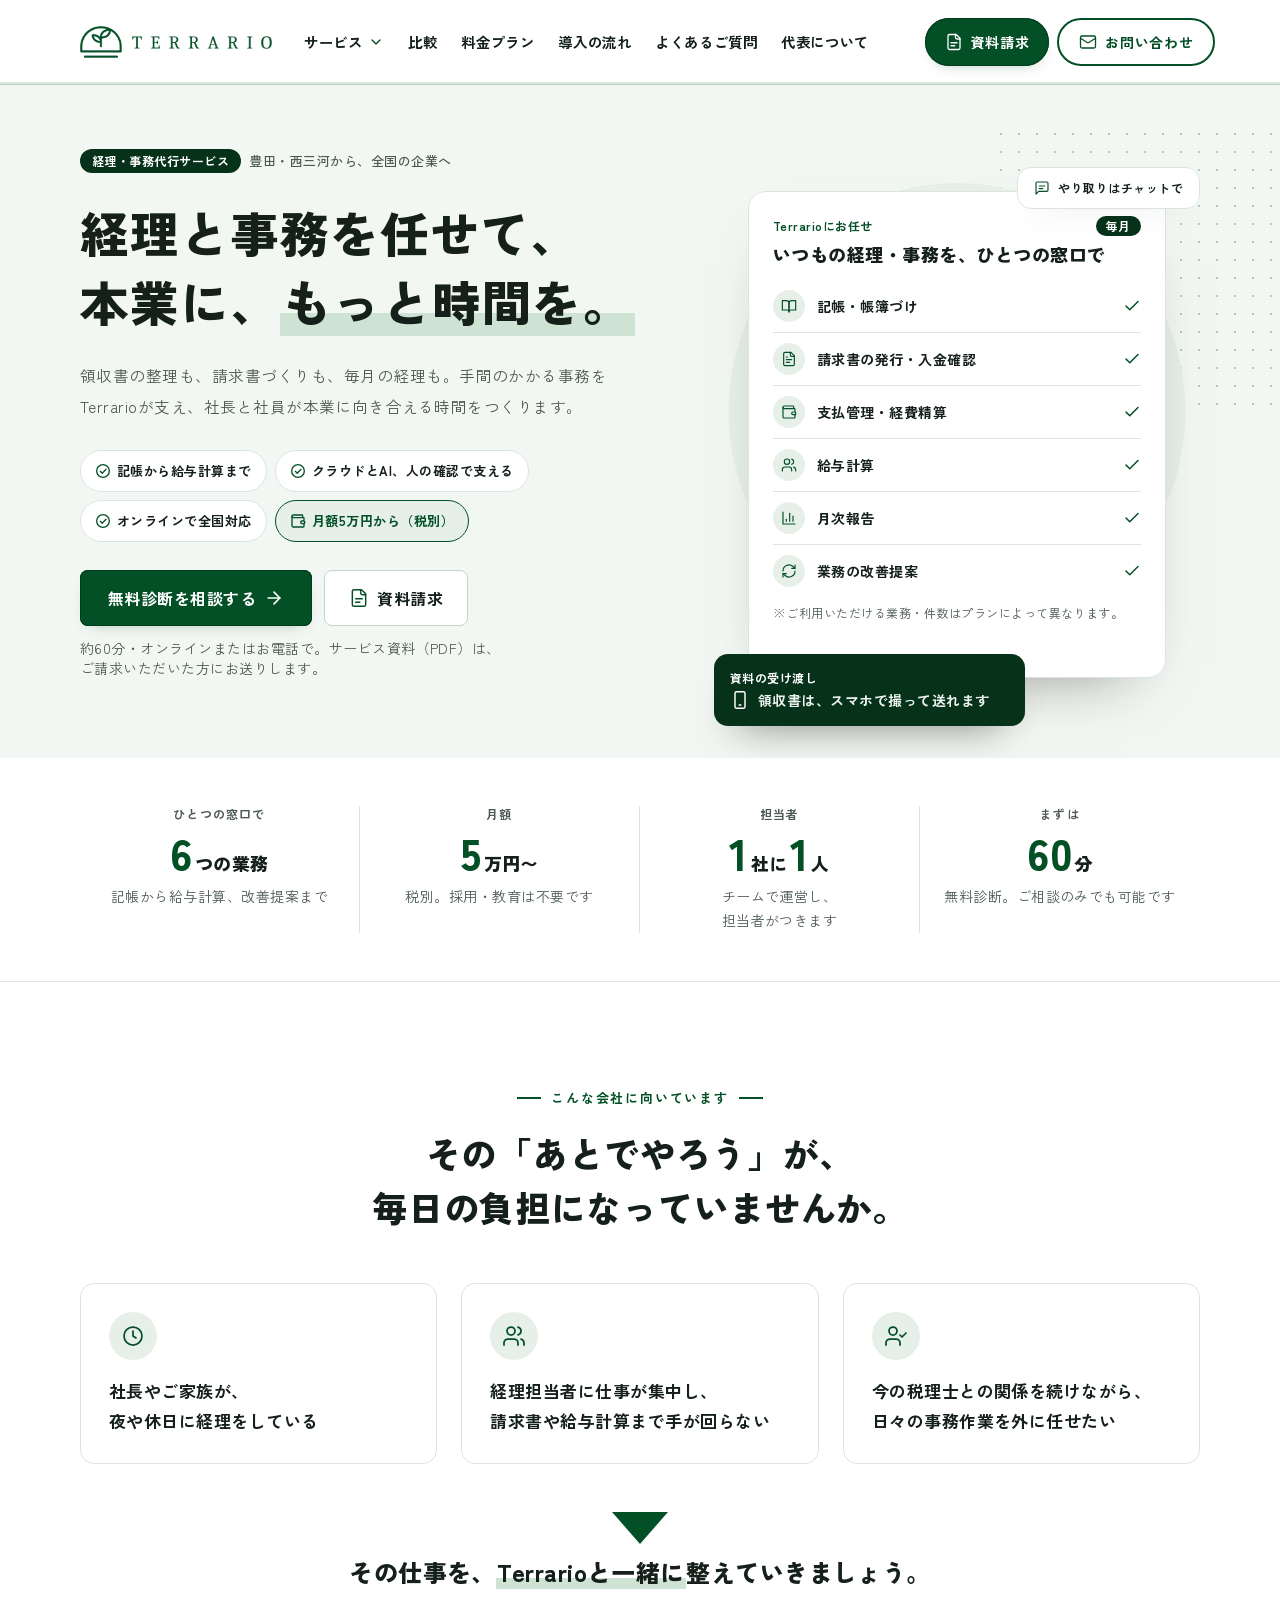
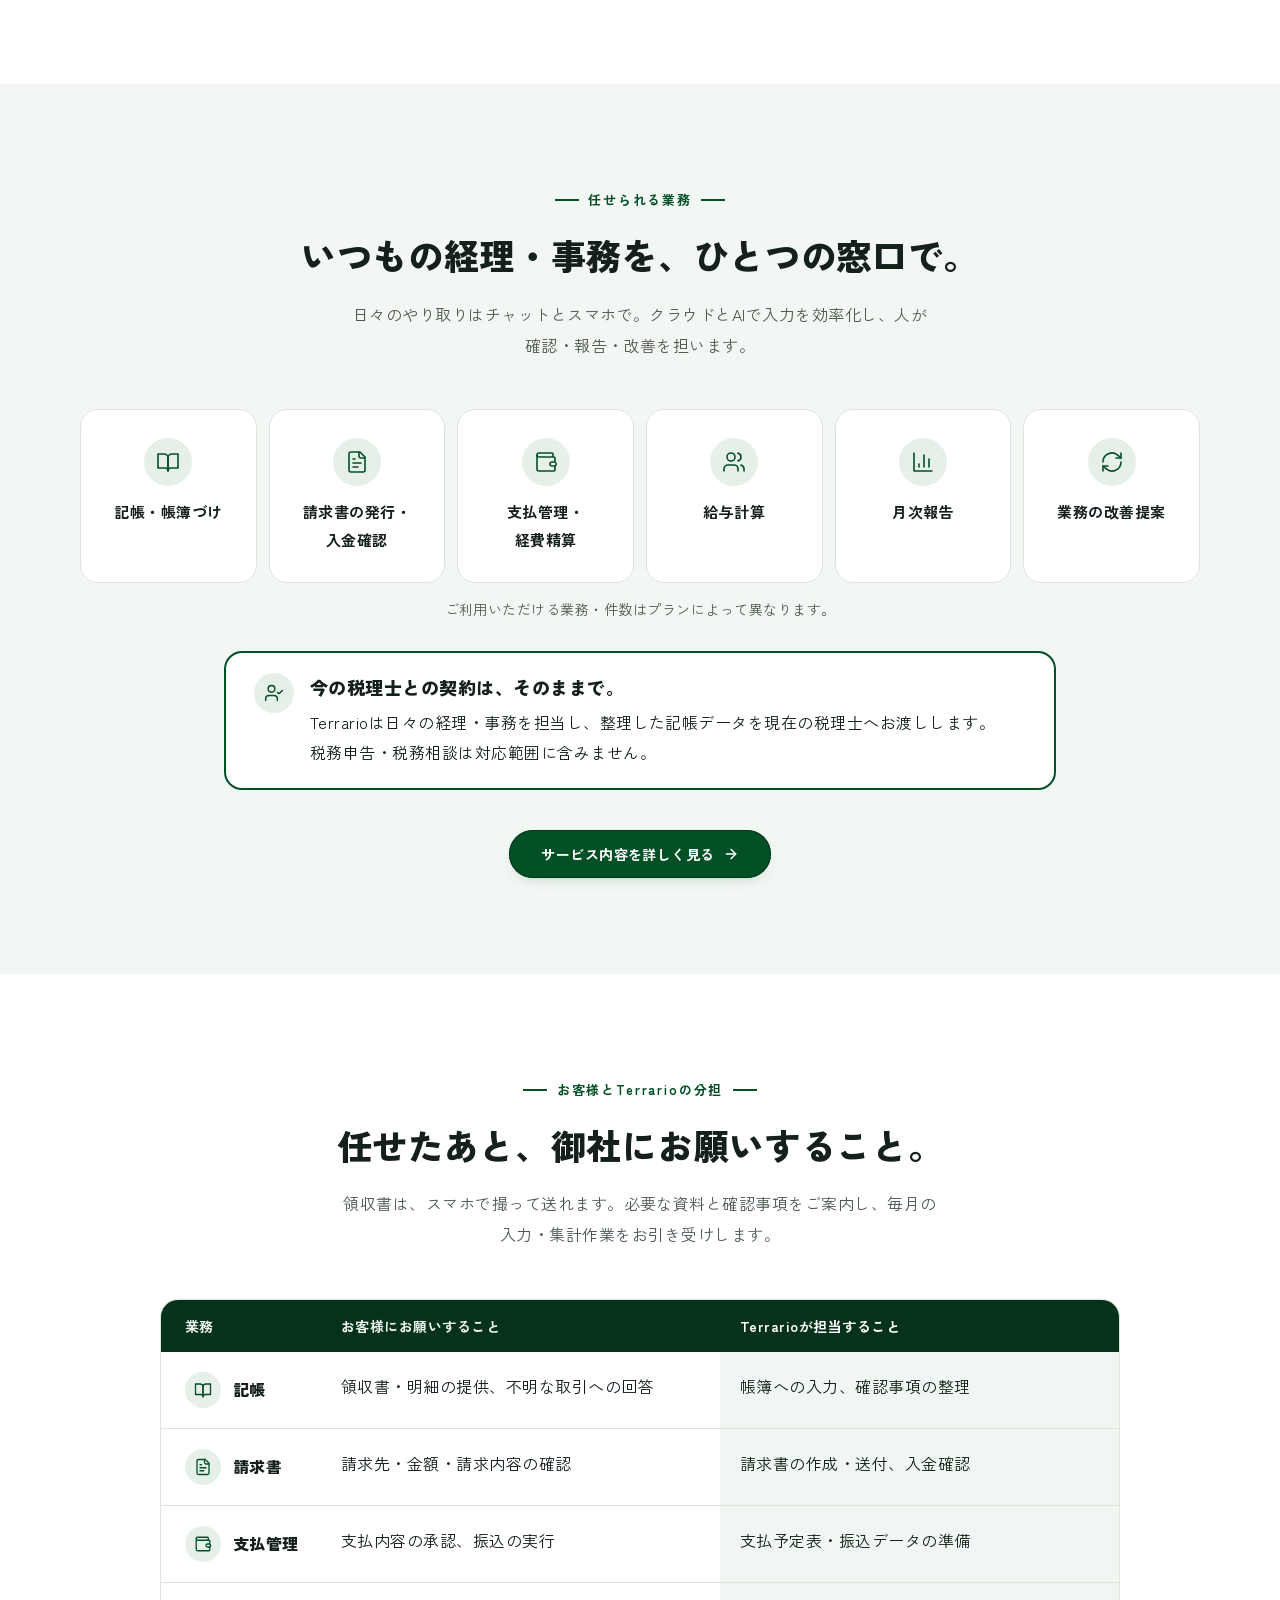
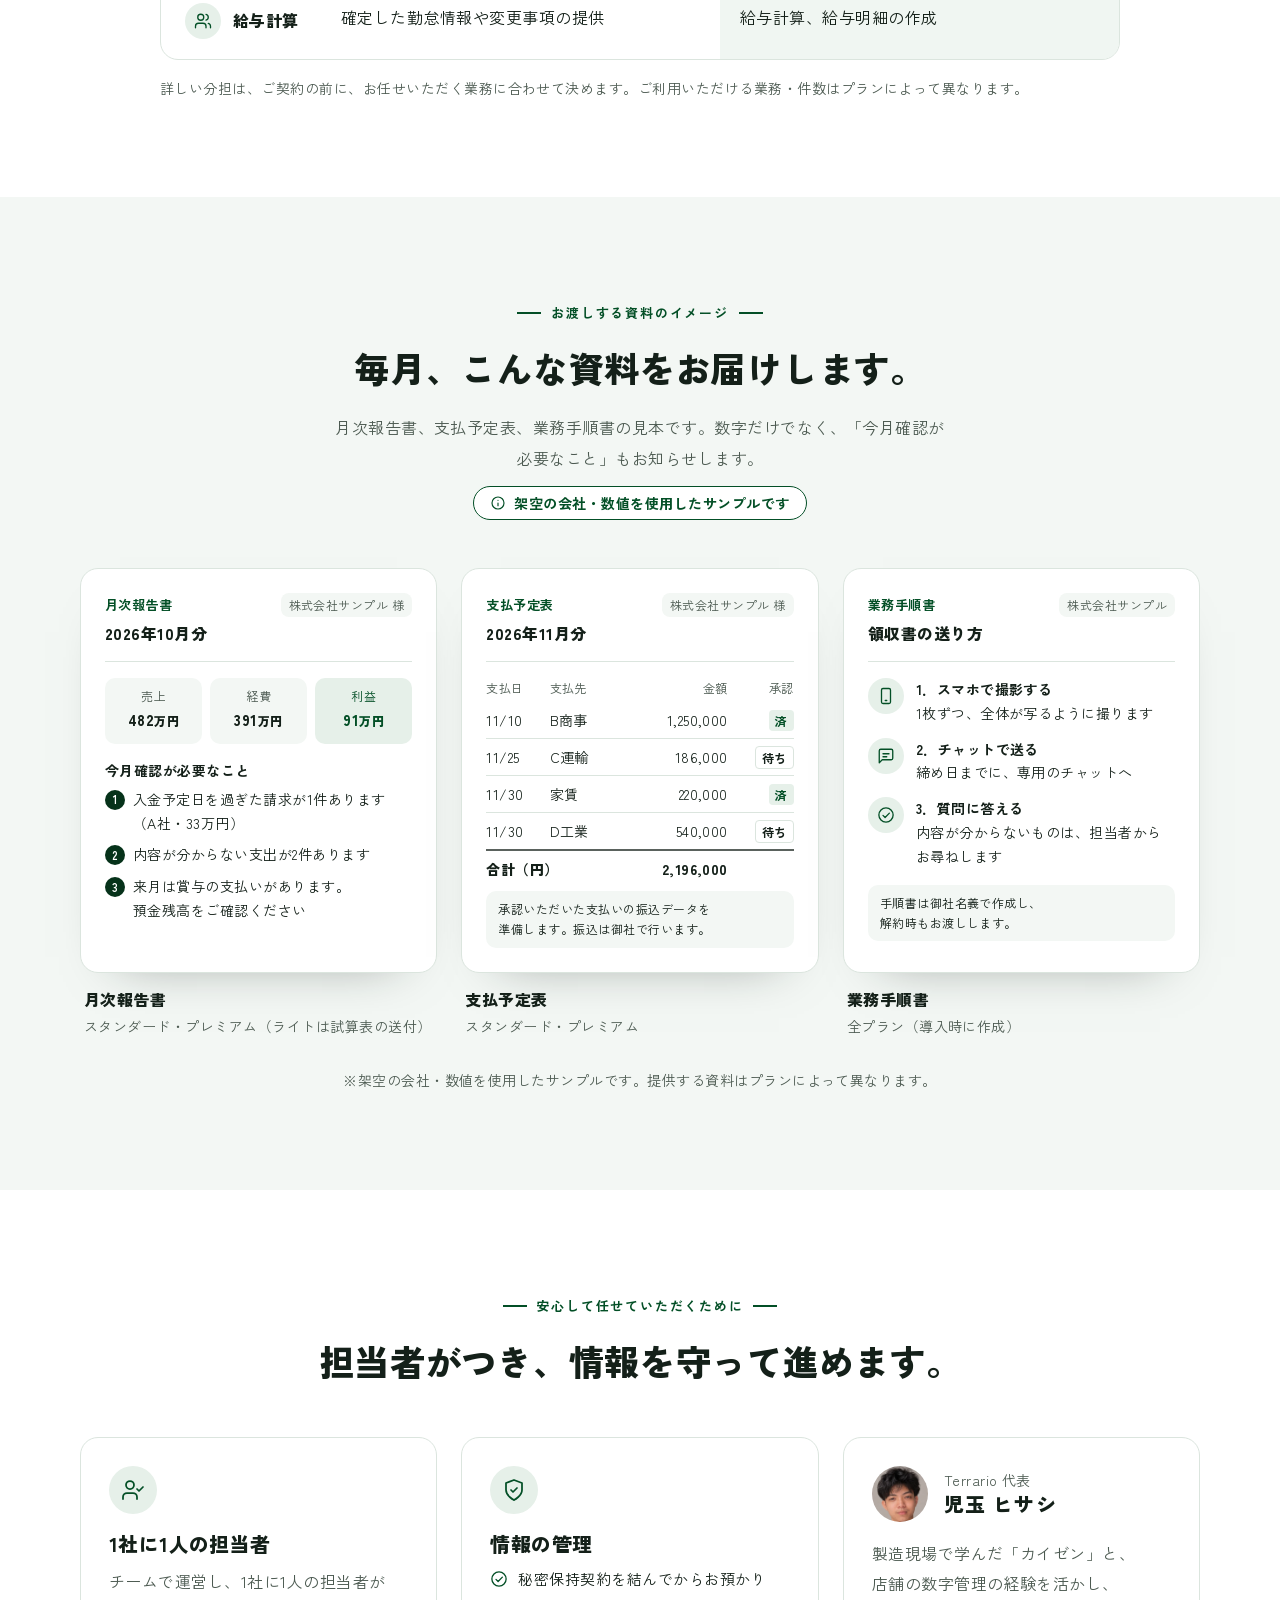
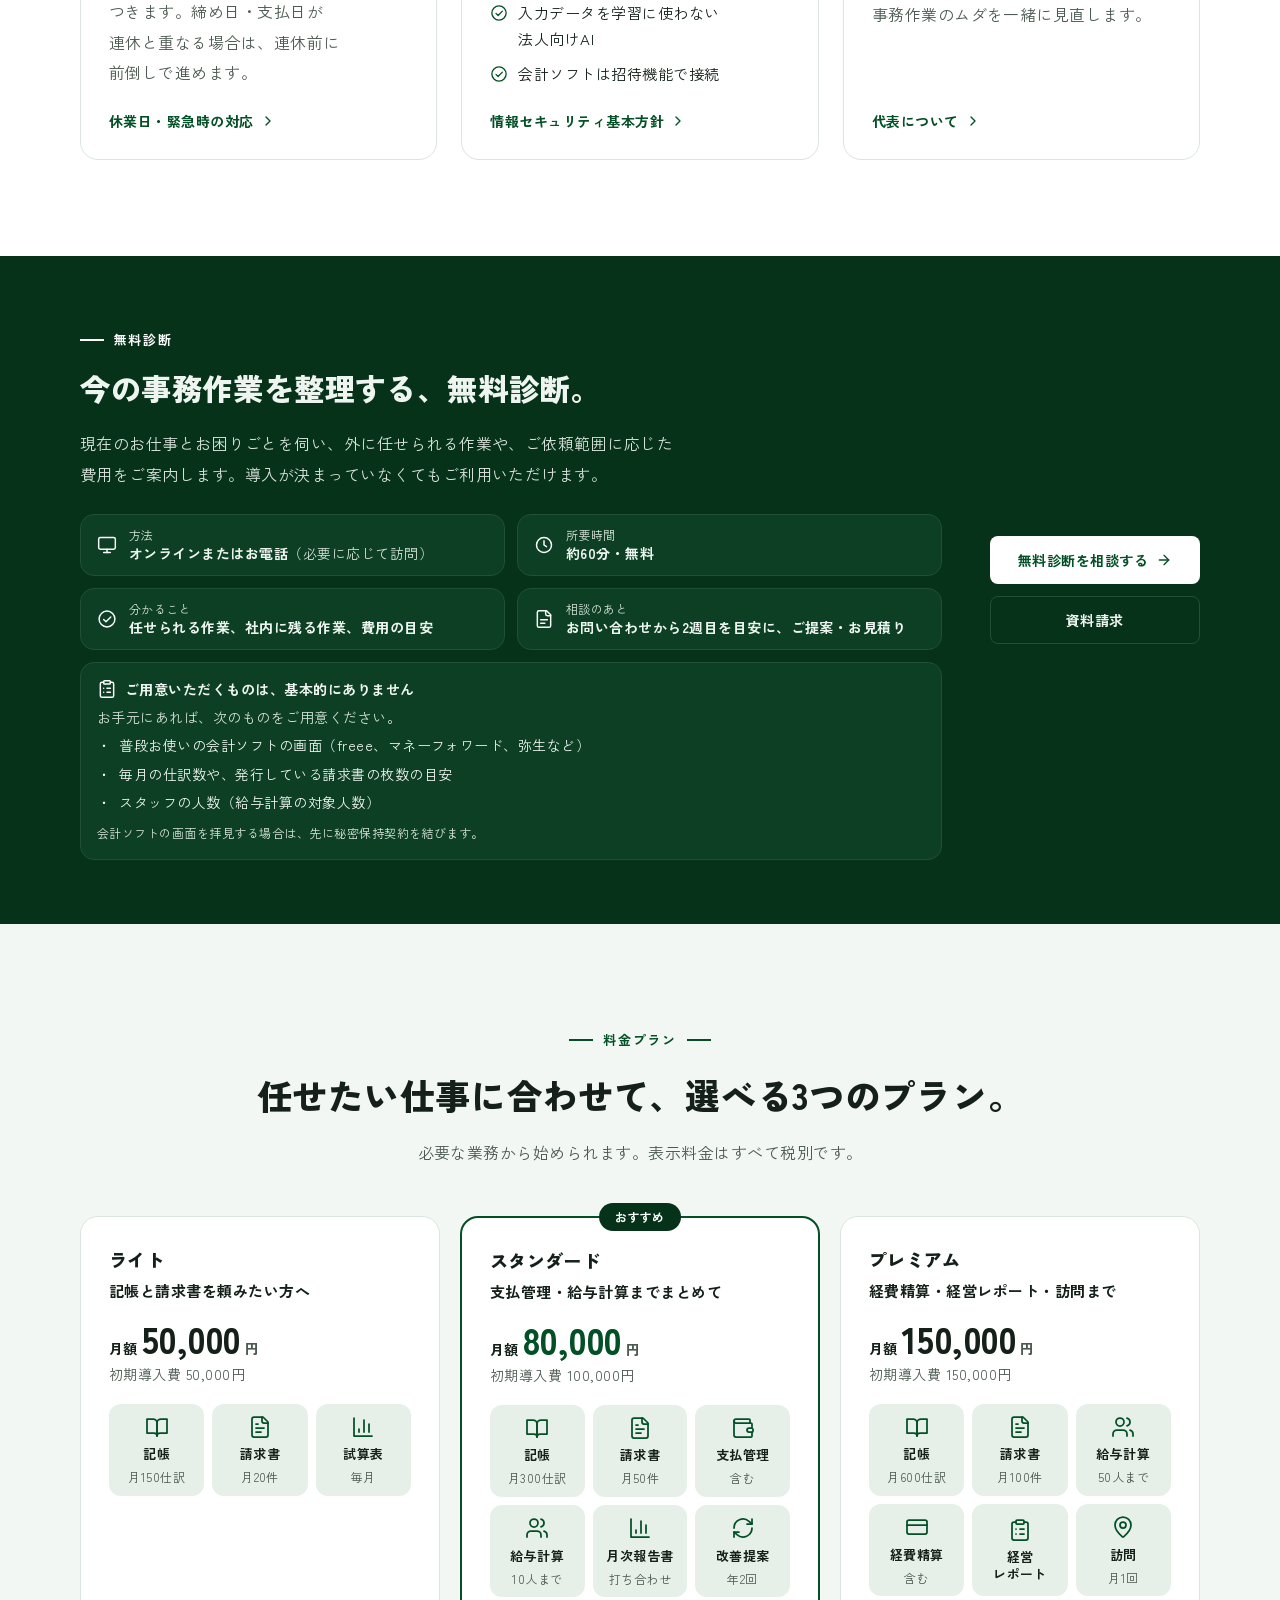
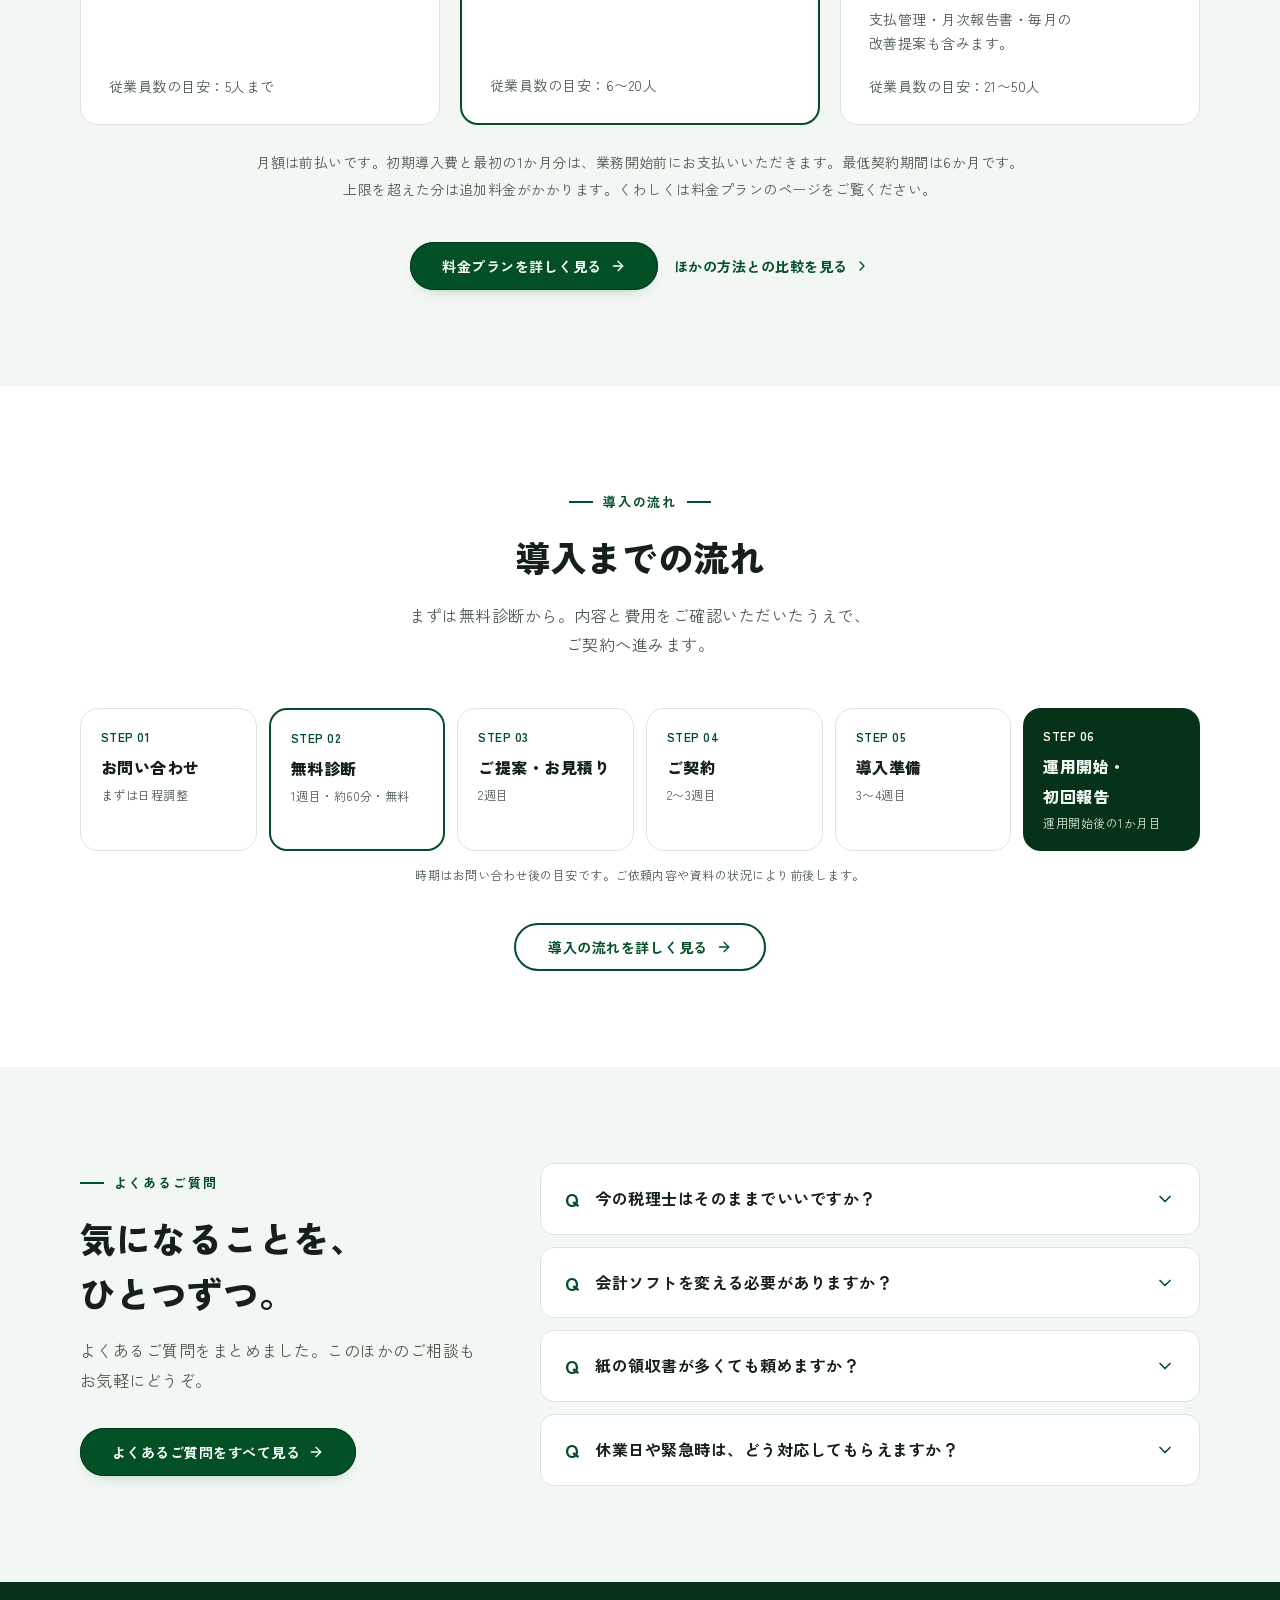
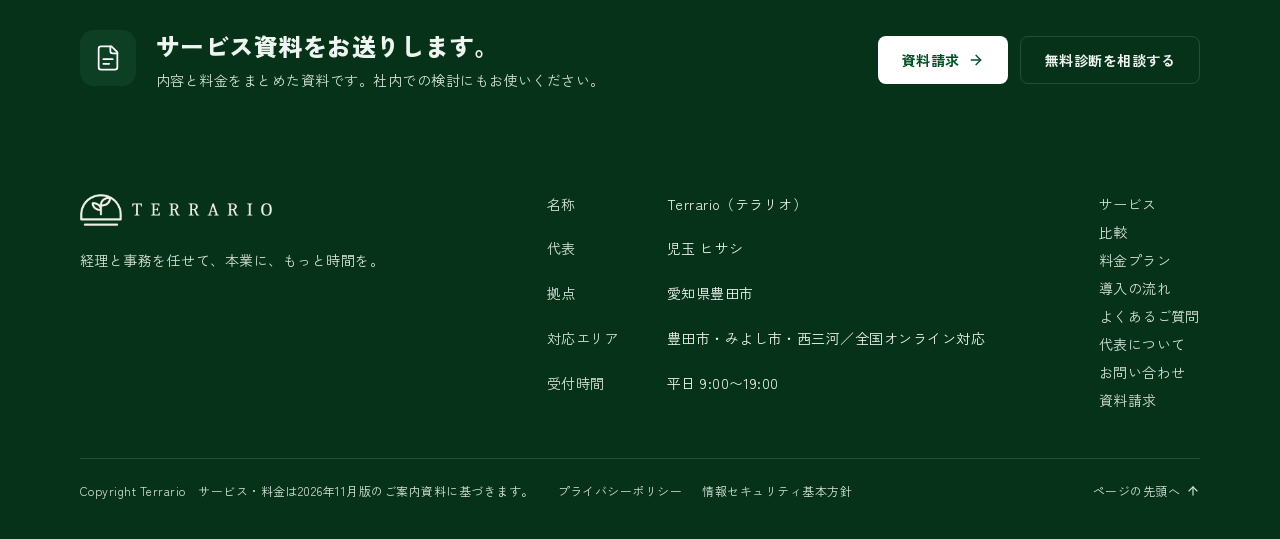
<file: index.html>
<!doctype html>
<html lang="ja">
<head>
<meta charset="utf-8">
<meta name="viewport" content="width=device-width, initial-scale=1, viewport-fit=cover">
<script async src="https://www.googletagmanager.com/gtag/js?id=G-2XS1PBH4KW"></script>
<script>
  window.dataLayer = window.dataLayer || [];
  function gtag(){dataLayer.push(arguments);}
  gtag('js', new Date());
  gtag('config', 'G-2XS1PBH4KW');
</script>
<title>Terrario（テラリオ）｜豊田・西三河の経理・事務代行</title>
<meta name="description" content="経理と事務を任せて、本業に、もっと時間を。Terrario（テラリオ）は豊田市・西三河を中心に、記帳・請求書・給与計算などを支える経理・事務代行サービス。月額5万円（税別）から。60分の無料診断をご案内します。">
<link rel="canonical" href="https://www.terrario2026.com/">
<meta name="theme-color" content="#141311">
<meta property="og:type" content="website">
<meta property="og:site_name" content="Terrario（テラリオ）">
<meta property="og:title" content="Terrario（テラリオ）｜豊田・西三河の経理・事務代行">
<meta property="og:description" content="経理と事務を任せて、本業に、もっと時間を。Terrario（テラリオ）は豊田市・西三河を中心に、記帳・請求書・給与計算などを支える経理・事務代行サービス。月額5万円（税別）から。60分の無料診断をご案内します。">
<meta property="og:url" content="https://www.terrario2026.com/">
<meta property="og:image" content="https://www.terrario2026.com/assets/og-image.png">
<meta property="og:image:width" content="1200">
<meta property="og:image:height" content="630">
<meta property="og:locale" content="ja_JP">
<meta name="twitter:card" content="summary_large_image">
<link rel="icon" href="/favicon.ico" sizes="16x16 32x32 48x48" type="image/x-icon">
<link rel="icon" href="/favicon.png" sizes="192x192" type="image/png">
<link rel="apple-touch-icon" href="/apple-touch-icon.png" sizes="180x180">
<meta name="google-site-verification" content="0EOdhb3wsRE48mwYNQT5YoYg8OdwKgVjDGo8GCIaPZ0">
<meta name="msvalidate.01" content="5E6837D8A3964DB525BB7115AA4F4373">
<script type="application/ld+json">{"@context":"https://schema.org","@graph":[{"@type":"WebSite","@id":"https://www.terrario2026.com/#website","name":"Terrario（テラリオ）","alternateName":["Terrario","テラリオ"],"url":"https://www.terrario2026.com/","inLanguage":"ja","publisher":{"@id":"https://www.terrario2026.com/#organization"}},{"@type":"Organization","@id":"https://www.terrario2026.com/#organization","name":"Terrario","alternateName":"テラリオ","url":"https://www.terrario2026.com/","logo":"https://www.terrario2026.com/assets/logo-square.png"}]}</script>
<link rel="preconnect" href="https://fonts.googleapis.com">
<link rel="preconnect" href="https://fonts.gstatic.com" crossorigin>
<link rel="stylesheet" href="https://fonts.googleapis.com/css2?family=Zen+Kaku+Gothic+New:wght@400;500;700;900&display=swap">
<link rel="stylesheet" href="/assets/site/style.css?v=8cf432f8">
</head>
<body>
<svg width="0" height="0" class="absolute" aria-hidden="true" focusable="false">
  <defs>
    <symbol id="i-check" viewBox="0 0 24 24"><path d="M20 6 9 17l-5-5"/></symbol>
    <symbol id="i-check-circle" viewBox="0 0 24 24"><circle cx="12" cy="12" r="9.5"/><path d="m8 12.5 2.8 2.8L16.5 9.5"/></symbol>
    <symbol id="i-arrow-right" viewBox="0 0 24 24"><path d="M5 12h14"/><path d="m12 5 7 7-7 7"/></symbol>
    <symbol id="i-arrow-up" viewBox="0 0 24 24"><path d="M12 19V5"/><path d="m5 12 7-7 7 7"/></symbol>
    <symbol id="i-chevron" viewBox="0 0 24 24"><path d="m6 9 6 6 6-6"/></symbol>
    <symbol id="i-chevron-right" viewBox="0 0 24 24"><path d="m9 6 6 6-6 6"/></symbol>
    <symbol id="i-external" viewBox="0 0 24 24"><path d="M7 7h10v10"/><path d="M7 17 17 7"/></symbol>
    <symbol id="i-menu" viewBox="0 0 24 24"><path d="M4 7h16"/><path d="M4 12h16"/><path d="M4 17h16"/></symbol>
    <symbol id="i-x" viewBox="0 0 24 24"><path d="M18 6 6 18"/><path d="m6 6 12 12"/></symbol>
    <symbol id="i-plus" viewBox="0 0 24 24"><path d="M12 5v14"/><path d="M5 12h14"/></symbol>
    <symbol id="i-copy" viewBox="0 0 24 24"><rect x="9" y="9" width="12" height="12" rx="2"/><path d="M5 15H4a2 2 0 0 1-2-2V4a2 2 0 0 1 2-2h9a2 2 0 0 1 2 2v1"/></symbol>
    <symbol id="i-mail" viewBox="0 0 24 24"><rect x="2" y="4" width="20" height="16" rx="2"/><path d="m22 7-8.97 5.7a1.94 1.94 0 0 1-2.06 0L2 7"/></symbol>
    <symbol id="i-phone" viewBox="0 0 24 24"><path d="M5 4h4l2 5-2.5 1.5a11 11 0 0 0 5 5L15 13l5 2v4a2 2 0 0 1-2 2A16 16 0 0 1 3 6a2 2 0 0 1 2-2"/></symbol>
    <symbol id="i-chat" viewBox="0 0 24 24"><path d="M21 15a2 2 0 0 1-2 2H7l-4 4V5a2 2 0 0 1 2-2h14a2 2 0 0 1 2 2z"/><path d="M8 9h8"/><path d="M8 13h5"/></symbol>
    <symbol id="i-file" viewBox="0 0 24 24"><path d="M15 2H6a2 2 0 0 0-2 2v16a2 2 0 0 0 2 2h12a2 2 0 0 0 2-2V7z"/><path d="M14 2v4a2 2 0 0 0 2 2h4"/><path d="M8 13h8"/><path d="M8 17h5"/></symbol>
    <symbol id="i-book" viewBox="0 0 24 24"><path d="M2 4h6a4 4 0 0 1 4 4v13a3 3 0 0 0-3-3H2z"/><path d="M22 4h-6a4 4 0 0 0-4 4v13a3 3 0 0 1 3-3h7z"/></symbol>
    <symbol id="i-invoice" viewBox="0 0 24 24"><path d="M15 2H6a2 2 0 0 0-2 2v16a2 2 0 0 0 2 2h12a2 2 0 0 0 2-2V7z"/><path d="M14 2v4a2 2 0 0 0 2 2h4"/><path d="M8 13h8"/><path d="M8 17h5"/><path d="M8 9h2"/></symbol>
    <symbol id="i-wallet" viewBox="0 0 24 24"><path d="M19 7V4a1 1 0 0 0-1-1H5a2 2 0 0 0 0 4h15a1 1 0 0 1 1 1v4h-3a2 2 0 0 0 0 4h3a1 1 0 0 0 1-1v-2"/><path d="M3 5v14a2 2 0 0 0 2 2h15a1 1 0 0 0 1-1v-4"/></symbol>
    <symbol id="i-users" viewBox="0 0 24 24"><path d="M16 21v-2a4 4 0 0 0-4-4H6a4 4 0 0 0-4 4v2"/><circle cx="9" cy="7" r="4"/><path d="M22 21v-2a4 4 0 0 0-3-3.87"/><path d="M16 3.13a4 4 0 0 1 0 7.75"/></symbol>
    <symbol id="i-chart" viewBox="0 0 24 24"><path d="M3 3v18h18"/><path d="M18 17V9"/><path d="M13 17V5"/><path d="M8 17v-3"/></symbol>
    <symbol id="i-cycle" viewBox="0 0 24 24"><path d="M3 12a9 9 0 0 1 15-6.7L21 8"/><path d="M21 3v5h-5"/><path d="M21 12a9 9 0 0 1-15 6.7L3 16"/><path d="M8 16H3v5"/></symbol>
    <symbol id="i-phone-cam" viewBox="0 0 24 24"><rect x="6" y="2" width="12" height="20" rx="2"/><path d="M11 18h2"/></symbol>
    <symbol id="i-cloud" viewBox="0 0 24 24"><path d="M17.5 19H9a7 7 0 1 1 6.71-9h1.79a4.5 4.5 0 1 1 0 9z"/></symbol>
    <symbol id="i-user-check" viewBox="0 0 24 24"><path d="M16 21v-2a4 4 0 0 0-4-4H6a4 4 0 0 0-4 4v2"/><circle cx="9" cy="7" r="4"/><path d="m16 11 2 2 4-4"/></symbol>
    <symbol id="i-lock" viewBox="0 0 24 24"><rect x="3" y="11" width="18" height="11" rx="2"/><path d="M7 11V7a5 5 0 0 1 10 0v4"/></symbol>
    <symbol id="i-shield" viewBox="0 0 24 24"><path d="M12 22s8-4 8-10V5l-8-3-8 3v7c0 6 8 10 8 10"/><path d="m9 12 2 2 4-4"/></symbol>
    <symbol id="i-clock" viewBox="0 0 24 24"><circle cx="12" cy="12" r="9"/><path d="M12 7v5l3 2"/></symbol>
    <symbol id="i-pin" viewBox="0 0 24 24"><path d="M20 10c0 5-5.5 10.2-7.4 11.8a1 1 0 0 1-1.2 0C9.5 20.2 4 15 4 10a8 8 0 0 1 16 0"/><circle cx="12" cy="10" r="3"/></symbol>
    <symbol id="i-info" viewBox="0 0 24 24"><circle cx="12" cy="12" r="9"/><path d="M12 16v-4"/><path d="M12 8h.01"/></symbol>
    <symbol id="i-monitor" viewBox="0 0 24 24"><rect x="2" y="3" width="20" height="14" rx="2"/><path d="M8 21h8"/><path d="M12 17v4"/></symbol>
    <symbol id="i-card" viewBox="0 0 24 24"><rect x="2" y="5" width="20" height="14" rx="2"/><path d="M2 10h20"/></symbol>
    <symbol id="i-clipboard" viewBox="0 0 24 24"><rect x="8" y="2" width="8" height="4" rx="1"/><path d="M16 4h2a2 2 0 0 1 2 2v14a2 2 0 0 1-2 2H6a2 2 0 0 1-2-2V6a2 2 0 0 1 2-2h2"/><path d="M12 11h4"/><path d="M12 16h4"/><path d="M8 11h.01"/><path d="M8 16h.01"/></symbol>
    <symbol id="i-home" viewBox="0 0 24 24"><path d="m3 10 9-7 9 7"/><path d="M5 9v11h14V9"/><path d="M10 20v-6h4v6"/></symbol>
  </defs>
</svg>

<a href="#main" class="sr-only focus:not-sr-only focus:fixed focus:left-4 focus:top-4 focus:z-[90] focus:rounded-md focus:bg-white focus:px-4 focus:py-2 focus:text-sm">本文へ移動</a>

<!-- ======================= ヘッダー ======================= -->
<header id="site-header" class="site-header">
  <div class="wrap hdr-row">
    <a href="/" class="logo-plate flex shrink-0 items-center gap-2.5 py-1" aria-label="Terrario トップへ">
      <img src="/assets/site/img/logo-symbol.png" alt="" width="42" height="32" class="h-[30px] w-[40px] lg:h-8 lg:w-[42px]">
      <img src="/assets/site/img/logo-wordmark.png" alt="" width="140" height="13" class="h-3 w-[129px] lg:h-[13px] lg:w-[140px]">
    </a>
    <nav class="hdr-nav hidden items-center font-bold whitespace-nowrap md:flex" aria-label="ページ内">
      <div class="group relative">
        <button type="button" class="nav-item flex h-11 cursor-pointer items-center gap-1.5 transition-colors hover:text-gold-ink" aria-haspopup="true">サービス<svg class="size-4 text-gold-ink transition-transform duration-150 group-hover:rotate-180 group-focus-within:rotate-180" fill="none" stroke="currentColor" stroke-width="2" stroke-linecap="round" stroke-linejoin="round" aria-hidden="true"><use href="#i-chevron"/></svg></button>
        <div class="invisible absolute top-full left-1/2 z-10 w-[21rem] -translate-x-1/2 pt-3 opacity-0 transition duration-150 group-hover:visible group-hover:opacity-100 group-focus-within:visible group-focus-within:opacity-100">
          <div class="rounded-xl border bg-white p-2 shadow-[0_24px_50px_-24px_rgb(23_22_15/0.45)]">
            <a href="/service/" class="flex items-start gap-3 rounded-lg p-3 transition-colors hover:bg-surface">
              <span class="inline-flex size-9 shrink-0 items-center justify-center rounded-md bg-gold-soft text-gold-ink"><svg class="size-[18px]" fill="none" stroke="currentColor" stroke-width="1.75" stroke-linecap="round" stroke-linejoin="round" aria-hidden="true"><use href="#i-book"/></svg></span>
              <span><span class="block text-sm font-bold">サービス内容</span><span class="block text-xs font-medium leading-[1.7] text-muted-foreground">業務の内容と、プランごとの対応範囲</span></span>
            </a>
            <a href="/service/#features" class="flex items-start gap-3 rounded-lg p-3 transition-colors hover:bg-surface">
              <span class="inline-flex size-9 shrink-0 items-center justify-center rounded-md bg-gold-soft text-gold-ink"><svg class="size-[18px]" fill="none" stroke="currentColor" stroke-width="1.75" stroke-linecap="round" stroke-linejoin="round" aria-hidden="true"><use href="#i-cloud"/></svg></span>
              <span><span class="block text-sm font-bold">Terrarioの特徴</span><span class="block text-xs font-medium leading-[1.7] text-muted-foreground">ひとつの窓口、クラウドとAI、人の確認</span></span>
            </a>
            <a href="/service/#security" class="flex items-start gap-3 rounded-lg p-3 transition-colors hover:bg-surface">
              <span class="inline-flex size-9 shrink-0 items-center justify-center rounded-md bg-gold-soft text-gold-ink"><svg class="size-[18px]" fill="none" stroke="currentColor" stroke-width="1.75" stroke-linecap="round" stroke-linejoin="round" aria-hidden="true"><use href="#i-shield"/></svg></span>
              <span><span class="block text-sm font-bold">対応ソフト・情報の管理</span><span class="block text-xs font-medium leading-[1.7] text-muted-foreground">freee・マネーフォワード・弥生に対応</span></span>
            </a>
          </div>
        </div>
      </div>
      <a href="/compare/" class="nav-item inline-flex h-11 items-center transition-colors hover:text-gold-ink">比較</a>
      <a href="/price/" class="nav-item inline-flex h-11 items-center transition-colors hover:text-gold-ink">料金プラン</a>
      <a href="/flow/" class="nav-item inline-flex h-11 items-center transition-colors hover:text-gold-ink">導入の流れ</a>
      <a href="/faq/" class="nav-item inline-flex h-11 items-center transition-colors hover:text-gold-ink">よくあるご質問</a>
      <a href="/representative/" class="nav-item inline-flex h-11 items-center transition-colors hover:text-gold-ink">代表について</a>
    </nav>
    <div class="hdr-actions ml-auto flex items-center gap-2 whitespace-nowrap">
      <a href="/contact/#form-request" class="btn-gold hidden h-10 items-center gap-2 rounded-full px-4 text-[0.8125rem] font-bold sm:inline-flex md:h-11 md:px-6 md:text-sm"><svg class="size-[18px]" fill="none" stroke="currentColor" stroke-width="1.75" stroke-linecap="round" stroke-linejoin="round" aria-hidden="true"><use href="#i-file"/></svg>資料請求</a>
      <a href="/contact/" aria-label="お問い合わせ" class="inline-flex size-10 items-center justify-center gap-1.5 rounded-full border-2 border-gold bg-white text-xs font-bold text-gold-ink transition-colors hover:bg-gold-soft min-[400px]:w-auto min-[400px]:px-3 sm:px-4 sm:text-sm md:h-11 md:gap-2 md:px-6"><svg class="size-[18px] shrink-0" fill="none" stroke="currentColor" stroke-width="1.75" stroke-linecap="round" stroke-linejoin="round" aria-hidden="true"><use href="#i-mail"/></svg><span class="hidden min-[400px]:inline">お問い合わせ</span></a>
      <button type="button" id="menu-open" class="-mr-2 inline-flex size-10 cursor-pointer items-center justify-center rounded-md hover:bg-surface md:hidden" aria-label="メニューを開く" aria-expanded="false" aria-controls="menu-sheet">
        <span class="menu-icon-open"><svg class="size-5" fill="none" stroke="currentColor" stroke-width="1.75" stroke-linecap="round" stroke-linejoin="round" aria-hidden="true"><use href="#i-menu"/></svg></span><span class="menu-icon-close hidden"><svg class="size-5" fill="none" stroke="currentColor" stroke-width="1.75" stroke-linecap="round" stroke-linejoin="round" aria-hidden="true"><use href="#i-x"/></svg></span>
      </button>
    </div>
  </div>

  <!-- スマホ：ヘッダーの真下に開くメニュー -->
  <div id="menu-sheet" class="menu-panel absolute inset-x-0 top-full border-b bg-white shadow-[0_24px_40px_-24px_rgb(23_22_15/0.4)] md:hidden" hidden>
    <nav class="wrap pt-2 pb-5" aria-label="メニュー">
      <p class="py-3 font-bold">サービス</p>
      <div class="mb-2 space-y-0.5">
        <a href="/service/" class="flex items-center gap-3 rounded-md py-2.5 pl-3 text-sm font-medium text-muted-foreground hover:bg-surface"><svg class="size-4 text-gold-ink" fill="none" stroke="currentColor" stroke-width="1.75" stroke-linecap="round" stroke-linejoin="round" aria-hidden="true"><use href="#i-book"/></svg>サービス内容</a>
        <a href="/service/#features" class="flex items-center gap-3 rounded-md py-2.5 pl-3 text-sm font-medium text-muted-foreground hover:bg-surface"><svg class="size-4 text-gold-ink" fill="none" stroke="currentColor" stroke-width="1.75" stroke-linecap="round" stroke-linejoin="round" aria-hidden="true"><use href="#i-cloud"/></svg>Terrarioの特徴</a>
        <a href="/service/#security" class="flex items-center gap-3 rounded-md py-2.5 pl-3 text-sm font-medium text-muted-foreground hover:bg-surface"><svg class="size-4 text-gold-ink" fill="none" stroke="currentColor" stroke-width="1.75" stroke-linecap="round" stroke-linejoin="round" aria-hidden="true"><use href="#i-shield"/></svg>対応ソフト・情報の管理</a>
      </div>
        <a href="/compare/" class="flex items-center justify-between border-t py-3.5 font-bold">比較<svg class="size-4 text-gold-ink" fill="none" stroke="currentColor" stroke-width="2" stroke-linecap="round" stroke-linejoin="round" aria-hidden="true"><use href="#i-chevron-right"/></svg></a>
        <a href="/price/" class="flex items-center justify-between border-t py-3.5 font-bold">料金プラン<svg class="size-4 text-gold-ink" fill="none" stroke="currentColor" stroke-width="2" stroke-linecap="round" stroke-linejoin="round" aria-hidden="true"><use href="#i-chevron-right"/></svg></a>
        <a href="/flow/" class="flex items-center justify-between border-t py-3.5 font-bold">導入の流れ<svg class="size-4 text-gold-ink" fill="none" stroke="currentColor" stroke-width="2" stroke-linecap="round" stroke-linejoin="round" aria-hidden="true"><use href="#i-chevron-right"/></svg></a>
        <a href="/faq/" class="flex items-center justify-between border-t py-3.5 font-bold">よくあるご質問<svg class="size-4 text-gold-ink" fill="none" stroke="currentColor" stroke-width="2" stroke-linecap="round" stroke-linejoin="round" aria-hidden="true"><use href="#i-chevron-right"/></svg></a>
        <a href="/representative/" class="flex items-center justify-between border-t py-3.5 font-bold">代表について<svg class="size-4 text-gold-ink" fill="none" stroke="currentColor" stroke-width="2" stroke-linecap="round" stroke-linejoin="round" aria-hidden="true"><use href="#i-chevron-right"/></svg></a>
      <div class="mt-3 grid grid-cols-2 gap-2 border-t pt-4">
        <a href="/contact/#form-request" class="btn-gold inline-flex h-12 items-center justify-center gap-2 rounded-full text-sm font-bold"><svg class="size-4" fill="none" stroke="currentColor" stroke-width="1.75" stroke-linecap="round" stroke-linejoin="round" aria-hidden="true"><use href="#i-file"/></svg>資料請求</a>
        <a href="/contact/" class="inline-flex h-12 items-center justify-center gap-2 rounded-full border-2 border-gold text-sm font-bold text-gold-ink"><svg class="size-4" fill="none" stroke="currentColor" stroke-width="1.75" stroke-linecap="round" stroke-linejoin="round" aria-hidden="true"><use href="#i-mail"/></svg>お問い合わせ</a>
      </div>
      <p class="num mt-4 text-center text-sm"><span class="font-bold">090-9112-6102</span><span class="ml-2 text-xs text-muted-foreground">平日 9:00〜19:00</span></p>
    </nav>
  </div>
  <div class="hdr-progress" aria-hidden="true"><span id="hdr-progress-bar"></span></div>
</header>
<div id="page-top" class="hdr-spacer" aria-hidden="true"></div>
<div id="menu-overlay" class="fixed inset-0 z-40 bg-black/30 md:hidden" hidden></div>

<main id="main">
<!-- ======================= ファーストビュー ======================= -->
<section id="top" class="relative overflow-hidden bg-surface">
  <div class="dot-grid pointer-events-none absolute top-10 right-0 hidden h-72 w-72 opacity-60 lg:block" aria-hidden="true"></div>
  <div class="wrap relative grid items-end gap-6 pt-10 sm:pt-14 lg:grid-cols-[minmax(0,1.1fr)_minmax(0,0.9fr)] lg:gap-10 lg:pt-16">
    <div class="min-w-0 pb-4 lg:pb-20">
      <p class="rise flex flex-wrap items-center gap-2 text-[0.8125rem] font-medium">
        <span class="inline-flex items-center rounded-full bg-night px-3 py-1 text-xs font-bold text-night-gold">経理・事務代行サービス</span>
        <span class="text-muted-foreground">豊田・西三河から、全国の企業へ</span>
      </p>
      <h1 class="rise rise-2 mt-6 text-[clamp(1.65rem,8vw,2.05rem)] font-black leading-[1.42] sm:text-[2.9rem] lg:text-[3.05rem]">
        経理と事務を任せて、<br>本業に、<br class="sm:hidden"><span class="marker">もっと時間を。</span>
      </h1>
      <p class="rise rise-3 mt-6 max-w-[33rem] text-[0.975rem] leading-[2] text-muted-foreground">
        領収書の整理も、請求書づくりも、毎月の経理も。手間のかかる事務をTerrarioが支え、社長と社員が本業に向き合える時間をつくります。
      </p>

      <ul class="rise rise-3 mt-7 flex max-w-[36rem] flex-wrap gap-2 text-[0.8125rem] font-bold">
        <li class="inline-flex items-center gap-1.5 rounded-full border bg-white px-3.5 py-2"><svg class="size-4 text-gold-ink" fill="none" stroke="currentColor" stroke-width="2" stroke-linecap="round" stroke-linejoin="round" aria-hidden="true"><use href="#i-check-circle"/></svg>記帳から給与計算まで</li>
        <li class="inline-flex items-center gap-1.5 rounded-full border bg-white px-3.5 py-2"><svg class="size-4 text-gold-ink" fill="none" stroke="currentColor" stroke-width="2" stroke-linecap="round" stroke-linejoin="round" aria-hidden="true"><use href="#i-check-circle"/></svg>クラウドとAI、人の確認で支える</li>
        <li class="inline-flex items-center gap-1.5 rounded-full border bg-white px-3.5 py-2"><svg class="size-4 text-gold-ink" fill="none" stroke="currentColor" stroke-width="2" stroke-linecap="round" stroke-linejoin="round" aria-hidden="true"><use href="#i-check-circle"/></svg>オンラインで全国対応</li>
        <li class="inline-flex items-center gap-1.5 rounded-full border border-gold bg-gold-soft px-3.5 py-2 text-gold-ink"><svg class="size-4" fill="none" stroke="currentColor" stroke-width="2" stroke-linecap="round" stroke-linejoin="round" aria-hidden="true"><use href="#i-wallet"/></svg><span class="num">月額5万円から（税別）</span></li>
      </ul>

      <div class="rise rise-4 mt-7 flex flex-col gap-3 whitespace-nowrap sm:flex-row lg:flex-col xl:flex-row">
        <a href="/contact/" class="btn-gold inline-flex h-14 items-center justify-center gap-2 rounded-md px-7 text-base font-bold">
          無料診断を相談する
          <svg class="size-5" fill="none" stroke="currentColor" stroke-width="2" stroke-linecap="round" stroke-linejoin="round" aria-hidden="true"><use href="#i-arrow-right"/></svg>
        </a>
        <a href="/contact/#form-request" class="inline-flex h-14 items-center justify-center gap-2 rounded-md border border-input bg-white px-6 text-base font-bold transition-colors hover:bg-muted">
          <svg class="size-5 text-gold-ink" fill="none" stroke="currentColor" stroke-width="1.75" stroke-linecap="round" stroke-linejoin="round" aria-hidden="true"><use href="#i-file"/></svg>
          資料請求
        </a>
      </div>
      <p class="mt-3 text-sm text-muted-foreground">約60分・オンラインまたはお電話で。サービス資料（PDF）は、ご請求いただいた方にお送りします。</p>
    </div>

    <!-- サービスのイメージ（会社の仕組みを図で見せる） -->
    <div class="relative mx-auto w-full max-w-[460px] pb-12 lg:max-w-[500px] lg:pb-20" aria-hidden="true">
      <div class="absolute top-4 left-1/2 aspect-square w-[94%] -translate-x-1/2 rounded-full photo-stage"></div>
      <div class="relative mx-auto mt-6 w-[86%] rounded-2xl border bg-white p-5 shadow-[0_30px_60px_-40px_rgb(23_22_15/0.55)] sm:p-6 sm:pb-14">
        <div class="flex items-center justify-between gap-3">
          <p class="text-xs font-bold text-gold-ink">Terrarioにお任せ</p>
          <span class="rounded-full bg-night px-2.5 py-0.5 text-xs font-bold text-night-gold">毎月</span>
        </div>
        <p class="mt-1 text-base font-black sm:text-lg">いつもの経理・事務を、ひとつの窓口で</p>
        <ul class="mt-3 divide-y text-[0.8125rem] sm:text-sm">
          <li class="flex items-center gap-3 py-2.5"><span class="inline-flex size-8 shrink-0 items-center justify-center rounded-full bg-gold-soft text-gold-ink"><svg class="size-4" fill="none" stroke="currentColor" stroke-width="1.75" stroke-linecap="round" stroke-linejoin="round"><use href="#i-book"/></svg></span><span class="font-bold">記帳・帳簿づけ</span><svg class="ml-auto size-[18px] shrink-0 text-gold" fill="none" stroke="currentColor" stroke-width="2" stroke-linecap="round" stroke-linejoin="round"><use href="#i-check"/></svg></li>
          <li class="flex items-center gap-3 py-2.5"><span class="inline-flex size-8 shrink-0 items-center justify-center rounded-full bg-gold-soft text-gold-ink"><svg class="size-4" fill="none" stroke="currentColor" stroke-width="1.75" stroke-linecap="round" stroke-linejoin="round"><use href="#i-invoice"/></svg></span><span class="font-bold">請求書の発行・入金確認</span><svg class="ml-auto size-[18px] shrink-0 text-gold" fill="none" stroke="currentColor" stroke-width="2" stroke-linecap="round" stroke-linejoin="round"><use href="#i-check"/></svg></li>
          <li class="flex items-center gap-3 py-2.5"><span class="inline-flex size-8 shrink-0 items-center justify-center rounded-full bg-gold-soft text-gold-ink"><svg class="size-4" fill="none" stroke="currentColor" stroke-width="1.75" stroke-linecap="round" stroke-linejoin="round"><use href="#i-wallet"/></svg></span><span class="font-bold">支払管理・経費精算</span><svg class="ml-auto size-[18px] shrink-0 text-gold" fill="none" stroke="currentColor" stroke-width="2" stroke-linecap="round" stroke-linejoin="round"><use href="#i-check"/></svg></li>
          <li class="flex items-center gap-3 py-2.5"><span class="inline-flex size-8 shrink-0 items-center justify-center rounded-full bg-gold-soft text-gold-ink"><svg class="size-4" fill="none" stroke="currentColor" stroke-width="1.75" stroke-linecap="round" stroke-linejoin="round"><use href="#i-users"/></svg></span><span class="font-bold">給与計算</span><svg class="ml-auto size-[18px] shrink-0 text-gold" fill="none" stroke="currentColor" stroke-width="2" stroke-linecap="round" stroke-linejoin="round"><use href="#i-check"/></svg></li>
          <li class="flex items-center gap-3 py-2.5"><span class="inline-flex size-8 shrink-0 items-center justify-center rounded-full bg-gold-soft text-gold-ink"><svg class="size-4" fill="none" stroke="currentColor" stroke-width="1.75" stroke-linecap="round" stroke-linejoin="round"><use href="#i-chart"/></svg></span><span class="font-bold">月次報告</span><svg class="ml-auto size-[18px] shrink-0 text-gold" fill="none" stroke="currentColor" stroke-width="2" stroke-linecap="round" stroke-linejoin="round"><use href="#i-check"/></svg></li>
          <li class="flex items-center gap-3 py-2.5"><span class="inline-flex size-8 shrink-0 items-center justify-center rounded-full bg-gold-soft text-gold-ink"><svg class="size-4" fill="none" stroke="currentColor" stroke-width="1.75" stroke-linecap="round" stroke-linejoin="round"><use href="#i-cycle"/></svg></span><span class="font-bold">業務の改善提案</span><svg class="ml-auto size-[18px] shrink-0 text-gold" fill="none" stroke="currentColor" stroke-width="2" stroke-linecap="round" stroke-linejoin="round"><use href="#i-check"/></svg></li>
        </ul>
        <p class="mt-2 text-xs text-muted-foreground">※ご利用いただける業務・件数はプランによって異なります。</p>
      </div>
      <div class="relative z-10 -mt-4 ml-2 w-[78%] rounded-xl bg-night p-4 text-night-foreground shadow-[0_20px_40px_-24px_rgb(23_22_15/0.7)] sm:absolute sm:bottom-2 sm:left-0 sm:mt-0 sm:ml-0 sm:w-[64%] lg:bottom-8">
        <p class="text-xs font-bold text-night-gold">資料の受け渡し</p>
        <p class="mt-1 flex items-center gap-2 text-sm font-bold"><svg class="size-5 shrink-0 text-night-gold" fill="none" stroke="currentColor" stroke-width="1.75" stroke-linecap="round" stroke-linejoin="round"><use href="#i-phone-cam"/></svg>領収書は、スマホで撮って送れます</p>
      </div>
      <div class="absolute top-0 right-0 rounded-xl border bg-white px-4 py-3 shadow-[0_16px_30px_-20px_rgb(23_22_15/0.5)]">
        <p class="flex items-center gap-2 text-xs font-bold"><svg class="size-4 text-gold-ink" fill="none" stroke="currentColor" stroke-width="1.75" stroke-linecap="round" stroke-linejoin="round"><use href="#i-chat"/></svg>やり取りはチャットで</p>
      </div>
    </div>
  </div>
</section>

<!-- ======================= 強み（数字のまとめ） ======================= -->
<section class="border-b bg-white" aria-label="Terrarioの強み（まとめ）">
  <div class="wrap py-10 lg:py-12">
    <ul class="grid grid-cols-2 gap-y-8 lg:grid-cols-4 lg:divide-x">
        <li class="px-3 text-center lg:px-6">
          <p class="text-xs font-bold tracking-[0.1em] text-muted-foreground">ひとつの窓口で</p>
          <p class="mt-2 flex items-baseline justify-center gap-0.5"><span class="num text-[2.75rem] font-black leading-none text-gold-ink">6</span><span class="text-lg font-black">つの業務</span></p>
          <p class="mt-2 text-sm leading-[1.7] text-muted-foreground">記帳から給与計算、改善提案まで</p>
        </li>
        <li class="px-3 text-center lg:px-6">
          <p class="text-xs font-bold tracking-[0.1em] text-muted-foreground">月額</p>
          <p class="mt-2 flex items-baseline justify-center gap-0.5"><span class="num text-[2.75rem] font-black leading-none text-gold-ink">5</span><span class="text-lg font-black">万円〜</span></p>
          <p class="mt-2 text-sm leading-[1.7] text-muted-foreground">税別。採用・教育は不要です</p>
        </li>
        <li class="px-3 text-center lg:px-6">
          <p class="text-xs font-bold tracking-[0.1em] text-muted-foreground">担当者</p>
          <p class="mt-2 flex items-baseline justify-center gap-0.5"><span class="num text-[2.75rem] font-black leading-none text-gold-ink">1</span><span class="text-lg font-black">社に</span><span class="num text-[2.75rem] font-black leading-none text-gold-ink">1</span><span class="text-lg font-black">人</span></p>
          <p class="mt-2 text-sm leading-[1.7] text-muted-foreground">チームで運営し、担当者がつきます</p>
        </li>
        <li class="px-3 text-center lg:px-6">
          <p class="text-xs font-bold tracking-[0.1em] text-muted-foreground">まずは</p>
          <p class="mt-2 flex items-baseline justify-center gap-0.5"><span class="num text-[2.75rem] font-black leading-none text-gold-ink">60</span><span class="text-lg font-black">分</span></p>
          <p class="mt-2 text-sm leading-[1.7] text-muted-foreground">無料診断。ご相談のみでも可能です</p>
        </li>
    </ul>
  </div>
</section>

<!-- ======================= 向いている会社 ======================= -->
<section class="py-20 sm:py-24" aria-labelledby="fit-title">
  <div class="wrap">
    <div class="text-center">
      <p class="kicker center">こんな会社に向いています</p>
      <h2 id="fit-title" class="mt-4 text-[1.6rem] font-black leading-[1.55] sm:text-[2.2rem]">その「あとでやろう」が、<br>毎日の負担に<br class="sm:hidden">なっていませんか。</h2>
    </div>

    <ul class="mt-12 grid gap-4 md:grid-cols-3 md:gap-6">
      <li class="flex items-start gap-4 rounded-xl border bg-white p-6 md:flex-col md:p-7">
        <span class="inline-flex size-12 shrink-0 items-center justify-center rounded-full bg-gold-soft text-gold-ink"><svg class="size-6" fill="none" stroke="currentColor" stroke-width="1.75" stroke-linecap="round" stroke-linejoin="round" aria-hidden="true"><use href="#i-clock"/></svg></span>
        <p class="text-[1.0625rem] font-bold leading-[1.75]">社長やご家族が、<br class="hidden md:inline">夜や休日に経理をしている</p>
      </li>
      <li class="flex items-start gap-4 rounded-xl border bg-white p-6 md:flex-col md:p-7">
        <span class="inline-flex size-12 shrink-0 items-center justify-center rounded-full bg-gold-soft text-gold-ink"><svg class="size-6" fill="none" stroke="currentColor" stroke-width="1.75" stroke-linecap="round" stroke-linejoin="round" aria-hidden="true"><use href="#i-users"/></svg></span>
        <p class="text-[1.0625rem] font-bold leading-[1.75]">経理担当者に仕事が集中し、<br class="hidden md:inline">請求書や給与計算まで手が回らない</p>
      </li>
      <li class="flex items-start gap-4 rounded-xl border bg-white p-6 md:flex-col md:p-7">
        <span class="inline-flex size-12 shrink-0 items-center justify-center rounded-full bg-gold-soft text-gold-ink"><svg class="size-6" fill="none" stroke="currentColor" stroke-width="1.75" stroke-linecap="round" stroke-linejoin="round" aria-hidden="true"><use href="#i-user-check"/></svg></span>
        <p class="text-[1.0625rem] font-bold leading-[1.75]">今の税理士との関係を続けながら、<br class="hidden md:inline">日々の事務作業を外に任せたい</p>
      </li>
    </ul>

    <div class="mt-12 flex flex-col items-center gap-3 text-center">
      <svg class="h-8 w-14 text-gold" viewBox="0 0 56 32" fill="currentColor" aria-hidden="true"><path d="M0 0h56L28 32z"/></svg>
      <p class="text-xl font-black sm:text-2xl">その仕事を、<span class="marker">Terrarioと一緒に</span>整えていきましょう。</p>
    </div>
  </div>
</section>

<!-- ======================= 任せられる業務 ======================= -->
<section class="bg-surface py-20 sm:py-24" aria-labelledby="home-service-title">
  <div class="wrap">
    <div class="text-center">
      <p class="kicker center">任せられる業務</p>
      <h2 id="home-service-title" class="mt-4 text-[1.6rem] font-black leading-[1.55] sm:text-[2.2rem]">いつもの経理・事務を、<br class="sm:hidden">ひとつの窓口で。</h2>
      <p class="mx-auto mt-4 max-w-[38rem] leading-[1.95] text-muted-foreground">日々のやり取りはチャットとスマホで。クラウドとAIで入力を効率化し、人が確認・報告・改善を担います。</p>
    </div>
    <ul class="mt-12 grid grid-cols-2 gap-3 text-[0.9375rem] font-bold sm:grid-cols-3 lg:grid-cols-6">
      <li class="flex flex-col items-center gap-3 rounded-2xl border bg-white px-3 py-7 text-center"><span class="inline-flex size-12 items-center justify-center rounded-full bg-gold-soft text-gold-ink"><svg class="size-6" fill="none" stroke="currentColor" stroke-width="1.6" stroke-linecap="round" stroke-linejoin="round" aria-hidden="true"><use href="#i-book"/></svg></span>記帳・帳簿づけ</li>
      <li class="flex flex-col items-center gap-3 rounded-2xl border bg-white px-3 py-7 text-center"><span class="inline-flex size-12 items-center justify-center rounded-full bg-gold-soft text-gold-ink"><svg class="size-6" fill="none" stroke="currentColor" stroke-width="1.6" stroke-linecap="round" stroke-linejoin="round" aria-hidden="true"><use href="#i-invoice"/></svg></span>請求書の発行・<br>入金確認</li>
      <li class="flex flex-col items-center gap-3 rounded-2xl border bg-white px-3 py-7 text-center"><span class="inline-flex size-12 items-center justify-center rounded-full bg-gold-soft text-gold-ink"><svg class="size-6" fill="none" stroke="currentColor" stroke-width="1.6" stroke-linecap="round" stroke-linejoin="round" aria-hidden="true"><use href="#i-wallet"/></svg></span>支払管理・<br>経費精算</li>
      <li class="flex flex-col items-center gap-3 rounded-2xl border bg-white px-3 py-7 text-center"><span class="inline-flex size-12 items-center justify-center rounded-full bg-gold-soft text-gold-ink"><svg class="size-6" fill="none" stroke="currentColor" stroke-width="1.6" stroke-linecap="round" stroke-linejoin="round" aria-hidden="true"><use href="#i-users"/></svg></span>給与計算</li>
      <li class="flex flex-col items-center gap-3 rounded-2xl border bg-white px-3 py-7 text-center"><span class="inline-flex size-12 items-center justify-center rounded-full bg-gold-soft text-gold-ink"><svg class="size-6" fill="none" stroke="currentColor" stroke-width="1.6" stroke-linecap="round" stroke-linejoin="round" aria-hidden="true"><use href="#i-chart"/></svg></span>月次報告</li>
      <li class="flex flex-col items-center gap-3 rounded-2xl border bg-white px-3 py-7 text-center"><span class="inline-flex size-12 items-center justify-center rounded-full bg-gold-soft text-gold-ink"><svg class="size-6" fill="none" stroke="currentColor" stroke-width="1.6" stroke-linecap="round" stroke-linejoin="round" aria-hidden="true"><use href="#i-cycle"/></svg></span>業務の改善提案</li>
    </ul>
    <p class="mt-4 text-center text-sm text-muted-foreground">ご利用いただける業務・件数はプランによって異なります。</p>

    <div role="note" class="mx-auto mt-8 grid max-w-[52rem] grid-cols-[2.5rem_1fr] gap-x-4 rounded-2xl border-2 border-gold bg-white px-5 py-5 sm:px-7">
      <span class="inline-flex size-10 items-center justify-center rounded-full bg-gold-soft text-gold-ink"><svg class="size-5" fill="none" stroke="currentColor" stroke-width="1.75" stroke-linecap="round" stroke-linejoin="round" aria-hidden="true"><use href="#i-user-check"/></svg></span>
      <div>
        <p class="text-lg font-black">今の税理士との契約は、そのままで。</p>
        <p class="mt-1.5 leading-[1.9]">Terrarioは日々の経理・事務を担当し、整理した記帳データを現在の税理士へお渡しします。税務申告・税務相談は対応範囲に含みません。</p>
      </div>
    </div>

    <div class="mt-10 flex justify-center">
      <a href="/service/" class="btn-gold inline-flex h-12 items-center justify-center gap-2 rounded-full px-8 text-sm font-bold">サービス内容を詳しく見る<svg class="size-4" fill="none" stroke="currentColor" stroke-width="2" stroke-linecap="round" stroke-linejoin="round" aria-hidden="true"><use href="#i-arrow-right"/></svg></a>
    </div>
  </div>
</section>

<!-- ======================= お客様とTerrarioの分担 ======================= -->
<!-- 「丸ごと任せる」の誤解を防ぐ。トップとサービス内容のページで共通 -->
<section id="share" class="py-20 sm:py-24" aria-labelledby="share-title">
  <div class="wrap">
    <div class="text-center">
      <p class="kicker center">お客様とTerrarioの分担</p>
      <h2 id="share-title" class="mt-4 text-[1.6rem] font-black leading-[1.55] sm:text-[2.2rem]">任せたあと、<br class="sm:hidden">御社にお願いすること。</h2>
      <p class="mx-auto mt-4 max-w-[40rem] leading-[1.95] text-muted-foreground">領収書は、スマホで撮って送れます。必要な資料と確認事項をご案内し、毎月の入力・集計作業をお引き受けします。</p>
    </div>

    <div class="mx-auto mt-12 max-w-[60rem] overflow-hidden rounded-2xl border bg-white">
      <div class="hidden bg-night text-sm font-bold text-night-foreground md:grid md:grid-cols-[10rem_1fr_1fr]" aria-hidden="true">
        <p class="px-6 py-4">業務</p>
        <p class="px-5 py-4">お客様にお願いすること</p>
        <p class="px-5 py-4 text-night-gold">Terrarioが担当すること</p>
      </div>
      <dl class="divide-y">
        <div class="grid md:grid-cols-[10rem_1fr_1fr]">
          <dt class="flex items-center gap-3 px-5 pt-5 font-black md:px-6 md:py-5"><span class="inline-flex size-9 shrink-0 items-center justify-center rounded-full bg-gold-soft text-gold-ink"><svg class="size-[18px]" fill="none" stroke="currentColor" stroke-width="1.75" stroke-linecap="round" stroke-linejoin="round" aria-hidden="true"><use href="#i-book"/></svg></span>記帳</dt>
          <dd class="px-5 pt-3 leading-[1.8] md:px-5 md:py-5"><span class="mb-0.5 block text-xs font-bold text-muted-foreground md:hidden">お客様にお願いすること</span>領収書・明細の提供、不明な取引への回答</dd>
          <dd class="mx-5 mt-3 mb-5 rounded-lg bg-gold-soft px-4 py-3 leading-[1.8] md:m-0 md:rounded-none md:bg-gold-soft/60 md:px-5 md:py-5"><span class="mb-0.5 block text-xs font-bold text-gold-ink md:hidden">Terrarioが担当すること</span>帳簿への入力、確認事項の整理</dd>
        </div>
        <div class="grid md:grid-cols-[10rem_1fr_1fr]">
          <dt class="flex items-center gap-3 px-5 pt-5 font-black md:px-6 md:py-5"><span class="inline-flex size-9 shrink-0 items-center justify-center rounded-full bg-gold-soft text-gold-ink"><svg class="size-[18px]" fill="none" stroke="currentColor" stroke-width="1.75" stroke-linecap="round" stroke-linejoin="round" aria-hidden="true"><use href="#i-invoice"/></svg></span>請求書</dt>
          <dd class="px-5 pt-3 leading-[1.8] md:px-5 md:py-5"><span class="mb-0.5 block text-xs font-bold text-muted-foreground md:hidden">お客様にお願いすること</span>請求先・金額・請求内容の確認</dd>
          <dd class="mx-5 mt-3 mb-5 rounded-lg bg-gold-soft px-4 py-3 leading-[1.8] md:m-0 md:rounded-none md:bg-gold-soft/60 md:px-5 md:py-5"><span class="mb-0.5 block text-xs font-bold text-gold-ink md:hidden">Terrarioが担当すること</span>請求書の作成・送付、入金確認</dd>
        </div>
        <div class="grid md:grid-cols-[10rem_1fr_1fr]">
          <dt class="flex items-center gap-3 px-5 pt-5 font-black md:px-6 md:py-5"><span class="inline-flex size-9 shrink-0 items-center justify-center rounded-full bg-gold-soft text-gold-ink"><svg class="size-[18px]" fill="none" stroke="currentColor" stroke-width="1.75" stroke-linecap="round" stroke-linejoin="round" aria-hidden="true"><use href="#i-wallet"/></svg></span>支払管理</dt>
          <dd class="px-5 pt-3 leading-[1.8] md:px-5 md:py-5"><span class="mb-0.5 block text-xs font-bold text-muted-foreground md:hidden">お客様にお願いすること</span>支払内容の承認、振込の実行</dd>
          <dd class="mx-5 mt-3 mb-5 rounded-lg bg-gold-soft px-4 py-3 leading-[1.8] md:m-0 md:rounded-none md:bg-gold-soft/60 md:px-5 md:py-5"><span class="mb-0.5 block text-xs font-bold text-gold-ink md:hidden">Terrarioが担当すること</span>支払予定表・振込データの準備</dd>
        </div>
        <div class="grid md:grid-cols-[10rem_1fr_1fr]">
          <dt class="flex items-center gap-3 px-5 pt-5 font-black md:px-6 md:py-5"><span class="inline-flex size-9 shrink-0 items-center justify-center rounded-full bg-gold-soft text-gold-ink"><svg class="size-[18px]" fill="none" stroke="currentColor" stroke-width="1.75" stroke-linecap="round" stroke-linejoin="round" aria-hidden="true"><use href="#i-users"/></svg></span>給与計算</dt>
          <dd class="px-5 pt-3 leading-[1.8] md:px-5 md:py-5"><span class="mb-0.5 block text-xs font-bold text-muted-foreground md:hidden">お客様にお願いすること</span>確定した勤怠情報や変更事項の提供</dd>
          <dd class="mx-5 mt-3 mb-5 rounded-lg bg-gold-soft px-4 py-3 leading-[1.8] md:m-0 md:rounded-none md:bg-gold-soft/60 md:px-5 md:py-5"><span class="mb-0.5 block text-xs font-bold text-gold-ink md:hidden">Terrarioが担当すること</span>給与計算、給与明細の作成</dd>
        </div>
      </dl>
    </div>
    <p class="mx-auto mt-4 max-w-[60rem] text-sm leading-[1.85] text-muted-foreground">詳しい分担は、ご契約の前に、お任せいただく業務に合わせて決めます。ご利用いただける業務・件数はプランによって異なります。</p>
  </div>
</section>

<!-- ======================= お渡しする資料の見本 ======================= -->
<!-- 架空の会社・数値。トップとサービス内容のページで共通 -->
<section id="samples" class="bg-surface py-20 sm:py-24" aria-labelledby="samples-title">
  <div class="wrap">
    <div class="text-center">
      <p class="kicker center">お渡しする資料のイメージ</p>
      <h2 id="samples-title" class="mt-4 text-[1.6rem] font-black leading-[1.55] sm:text-[2.2rem]">毎月、こんな資料を<br class="sm:hidden">お届けします。</h2>
      <p class="mx-auto mt-4 max-w-[40rem] leading-[1.95] text-muted-foreground">月次報告書、支払予定表、業務手順書の見本です。数字だけでなく、「今月確認が必要なこと」もお知らせします。</p>
      <p class="mx-auto mt-3 inline-flex items-center gap-2 rounded-full border border-gold bg-white px-4 py-1.5 text-sm font-bold text-gold-ink"><svg class="size-4" fill="none" stroke="currentColor" stroke-width="1.75" stroke-linecap="round" stroke-linejoin="round" aria-hidden="true"><use href="#i-info"/></svg>架空の会社・数値を使用したサンプルです</p>
    </div>

    <div class="mt-12 grid gap-6 lg:grid-cols-3">
      <!-- 月次報告書 -->
      <figure class="flex flex-col">
        <div class="flex-1 rounded-2xl border bg-white p-5 shadow-[0_24px_50px_-40px_rgb(20_32_25/0.5)] sm:p-6">
          <div class="flex items-start justify-between gap-3 border-b pb-3">
            <div>
              <p class="text-[0.8125rem] font-bold text-gold-ink">月次報告書</p>
              <p class="mt-0.5 font-black">2026年10月分</p>
            </div>
            <p class="rounded-md bg-surface px-2 py-1 text-xs text-muted-foreground">株式会社サンプル 様</p>
          </div>
          <dl class="num mt-4 grid grid-cols-3 gap-2 text-center">
            <div class="rounded-lg bg-surface px-1 py-2.5"><dt class="text-xs text-muted-foreground">売上</dt><dd class="mt-0.5 text-[0.9375rem] font-black">482<span class="text-xs">万円</span></dd></div>
            <div class="rounded-lg bg-surface px-1 py-2.5"><dt class="text-xs text-muted-foreground">経費</dt><dd class="mt-0.5 text-[0.9375rem] font-black">391<span class="text-xs">万円</span></dd></div>
            <div class="rounded-lg bg-gold-soft px-1 py-2.5"><dt class="text-xs text-gold-ink">利益</dt><dd class="mt-0.5 text-[0.9375rem] font-black text-gold-ink">91<span class="text-xs">万円</span></dd></div>
          </dl>
          <p class="mt-4 text-sm font-bold">今月確認が必要なこと</p>
          <ul class="mt-2 space-y-2 text-sm leading-[1.7]">
            <li class="flex gap-2"><span class="num mt-0.5 inline-flex size-5 shrink-0 items-center justify-center rounded-full bg-night text-[0.6875rem] font-bold text-night-gold">1</span>入金予定日を過ぎた請求が1件あります（A社・33万円）</li>
            <li class="flex gap-2"><span class="num mt-0.5 inline-flex size-5 shrink-0 items-center justify-center rounded-full bg-night text-[0.6875rem] font-bold text-night-gold">2</span>内容が分からない支出が2件あります</li>
            <li class="flex gap-2"><span class="num mt-0.5 inline-flex size-5 shrink-0 items-center justify-center rounded-full bg-night text-[0.6875rem] font-bold text-night-gold">3</span>来月は賞与の支払いがあります。預金残高をご確認ください</li>
          </ul>
        </div>
        <figcaption class="mt-3 px-1">
          <p class="font-black">月次報告書</p>
          <p class="mt-0.5 text-sm text-muted-foreground">スタンダード・プレミアム（ライトは試算表の送付）</p>
        </figcaption>
      </figure>

      <!-- 支払予定表 -->
      <figure class="flex flex-col">
        <div class="flex-1 rounded-2xl border bg-white p-5 shadow-[0_24px_50px_-40px_rgb(20_32_25/0.5)] sm:p-6">
          <div class="flex items-start justify-between gap-3 border-b pb-3">
            <div>
              <p class="text-[0.8125rem] font-bold text-gold-ink">支払予定表</p>
              <p class="mt-0.5 font-black">2026年11月分</p>
            </div>
            <p class="rounded-md bg-surface px-2 py-1 text-xs text-muted-foreground">株式会社サンプル 様</p>
          </div>
          <table class="num mt-3 w-full text-sm">
            <thead><tr class="text-xs text-muted-foreground"><th class="py-1.5 text-left font-normal">支払日</th><th class="py-1.5 text-left font-normal">支払先</th><th class="py-1.5 text-right font-normal">金額</th><th class="py-1.5 text-right font-normal">承認</th></tr></thead>
            <tbody class="divide-y">
              <tr><td class="py-2">11/10</td><td class="py-2">B商事</td><td class="py-2 text-right">1,250,000</td><td class="py-2 text-right"><span class="rounded bg-gold-soft px-1.5 py-0.5 text-xs font-bold text-gold-ink">済</span></td></tr>
              <tr><td class="py-2">11/25</td><td class="py-2">C運輸</td><td class="py-2 text-right">186,000</td><td class="py-2 text-right"><span class="rounded border px-1.5 py-0.5 text-xs font-bold">待ち</span></td></tr>
              <tr><td class="py-2">11/30</td><td class="py-2">家賃</td><td class="py-2 text-right">220,000</td><td class="py-2 text-right"><span class="rounded bg-gold-soft px-1.5 py-0.5 text-xs font-bold text-gold-ink">済</span></td></tr>
              <tr><td class="py-2">11/30</td><td class="py-2">D工業</td><td class="py-2 text-right">540,000</td><td class="py-2 text-right"><span class="rounded border px-1.5 py-0.5 text-xs font-bold">待ち</span></td></tr>
            </tbody>
            <tfoot><tr class="border-t-2 border-foreground/70 font-black"><td class="pt-2" colspan="2">合計（円）</td><td class="pt-2 text-right">2,196,000</td><td></td></tr></tfoot>
          </table>
          <p class="mt-3 rounded-lg bg-surface px-3 py-2 text-xs leading-[1.7]">承認いただいた支払いの振込データを準備します。振込は御社で行います。</p>
        </div>
        <figcaption class="mt-3 px-1">
          <p class="font-black">支払予定表</p>
          <p class="mt-0.5 text-sm text-muted-foreground">スタンダード・プレミアム</p>
        </figcaption>
      </figure>

      <!-- 業務手順書 -->
      <figure class="flex flex-col">
        <div class="flex-1 rounded-2xl border bg-white p-5 shadow-[0_24px_50px_-40px_rgb(20_32_25/0.5)] sm:p-6">
          <div class="flex items-start justify-between gap-3 border-b pb-3">
            <div>
              <p class="text-[0.8125rem] font-bold text-gold-ink">業務手順書</p>
              <p class="mt-0.5 font-black">領収書の送り方</p>
            </div>
            <p class="rounded-md bg-surface px-2 py-1 text-xs text-muted-foreground">株式会社サンプル</p>
          </div>
          <ol class="mt-4 space-y-3 text-sm leading-[1.7]">
            <li class="flex gap-3"><span class="inline-flex size-9 shrink-0 items-center justify-center rounded-full bg-gold-soft text-gold-ink"><svg class="size-[18px]" fill="none" stroke="currentColor" stroke-width="1.75" stroke-linecap="round" stroke-linejoin="round" aria-hidden="true"><use href="#i-phone-cam"/></svg></span><span><span class="block font-bold">1．スマホで撮影する</span>1枚ずつ、全体が写るように撮ります</span></li>
            <li class="flex gap-3"><span class="inline-flex size-9 shrink-0 items-center justify-center rounded-full bg-gold-soft text-gold-ink"><svg class="size-[18px]" fill="none" stroke="currentColor" stroke-width="1.75" stroke-linecap="round" stroke-linejoin="round" aria-hidden="true"><use href="#i-chat"/></svg></span><span><span class="block font-bold">2．チャットで送る</span>締め日までに、専用のチャットへ</span></li>
            <li class="flex gap-3"><span class="inline-flex size-9 shrink-0 items-center justify-center rounded-full bg-gold-soft text-gold-ink"><svg class="size-[18px]" fill="none" stroke="currentColor" stroke-width="1.75" stroke-linecap="round" stroke-linejoin="round" aria-hidden="true"><use href="#i-check-circle"/></svg></span><span><span class="block font-bold">3．質問に答える</span>内容が分からないものは、担当者からお尋ねします</span></li>
          </ol>
          <p class="mt-4 rounded-lg bg-surface px-3 py-2 text-xs leading-[1.7]">手順書は御社名義で作成し、解約時もお渡しします。</p>
        </div>
        <figcaption class="mt-3 px-1">
          <p class="font-black">業務手順書</p>
          <p class="mt-0.5 text-sm text-muted-foreground">全プラン（導入時に作成）</p>
        </figcaption>
      </figure>
    </div>
    <p class="mt-8 text-center text-sm leading-[1.85] text-muted-foreground">※架空の会社・数値を使用したサンプルです。提供する資料はプランによって異なります。</p>
  </div>
</section>

<!-- ======================= 任せても大丈夫？（体制・情報の管理・代表） ======================= -->
<section class="py-20 sm:py-24" aria-labelledby="home-trust-title">
  <div class="wrap">
    <div class="text-center">
      <p class="kicker center">安心して任せていただくために</p>
      <h2 id="home-trust-title" class="mt-4 text-[1.6rem] font-black leading-[1.55] sm:text-[2.2rem]">担当者がつき、<br class="sm:hidden">情報を守って進めます。</h2>
    </div>
    <div class="mt-12 grid gap-6 lg:grid-cols-3">
      <article class="flex flex-col rounded-2xl border bg-white p-7">
        <span class="inline-flex size-12 items-center justify-center rounded-full bg-gold-soft text-gold-ink"><svg class="size-6" fill="none" stroke="currentColor" stroke-width="1.75" stroke-linecap="round" stroke-linejoin="round" aria-hidden="true"><use href="#i-user-check"/></svg></span>
        <h3 class="mt-4 text-xl font-black">1社に1人の担当者</h3>
        <p class="mt-2 mb-6 leading-[1.9] text-muted-foreground">チームで運営し、1社に1人の担当者がつきます。締め日・支払日が連休と重なる場合は、連休前に前倒しで進めます。</p>
        <a href="/service/#support" class="mt-auto inline-flex items-center gap-1.5 text-sm font-bold text-gold-ink hover:underline hover:underline-offset-4">休業日・緊急時の対応<svg class="size-4" fill="none" stroke="currentColor" stroke-width="2" stroke-linecap="round" stroke-linejoin="round" aria-hidden="true"><use href="#i-chevron-right"/></svg></a>
      </article>
      <article class="flex flex-col rounded-2xl border bg-white p-7">
        <span class="inline-flex size-12 items-center justify-center rounded-full bg-gold-soft text-gold-ink"><svg class="size-6" fill="none" stroke="currentColor" stroke-width="1.75" stroke-linecap="round" stroke-linejoin="round" aria-hidden="true"><use href="#i-shield"/></svg></span>
        <h3 class="mt-4 text-xl font-black">情報の管理</h3>
        <ul class="mt-2 mb-6 space-y-2 text-[0.9375rem] leading-[1.75]">
          <li class="flex gap-2.5"><svg class="mt-1 size-[18px] shrink-0 text-gold-ink" fill="none" stroke="currentColor" stroke-width="1.75" stroke-linecap="round" stroke-linejoin="round" aria-hidden="true"><use href="#i-check-circle"/></svg>秘密保持契約を結んでからお預かり</li>
          <li class="flex gap-2.5"><svg class="mt-1 size-[18px] shrink-0 text-gold-ink" fill="none" stroke="currentColor" stroke-width="1.75" stroke-linecap="round" stroke-linejoin="round" aria-hidden="true"><use href="#i-check-circle"/></svg>入力データを学習に使わない法人向けAI</li>
          <li class="flex gap-2.5"><svg class="mt-1 size-[18px] shrink-0 text-gold-ink" fill="none" stroke="currentColor" stroke-width="1.75" stroke-linecap="round" stroke-linejoin="round" aria-hidden="true"><use href="#i-check-circle"/></svg>会計ソフトは招待機能で接続</li>
        </ul>
        <a href="/security/" class="mt-auto inline-flex items-center gap-1.5 text-sm font-bold text-gold-ink hover:underline hover:underline-offset-4">情報セキュリティ基本方針<svg class="size-4" fill="none" stroke="currentColor" stroke-width="2" stroke-linecap="round" stroke-linejoin="round" aria-hidden="true"><use href="#i-chevron-right"/></svg></a>
      </article>
      <article class="flex flex-col rounded-2xl border bg-white p-7">
        <div class="flex items-center gap-4">
          <img src="/assets/site/img/rep-face.webp" alt="" width="64" height="64" class="size-14 shrink-0 rounded-full bg-surface object-cover">
          <div>
            <p class="text-sm text-muted-foreground">Terrario 代表</p>
            <h3 class="text-xl font-black tracking-[0.06em]">児玉 ヒサシ</h3>
          </div>
        </div>
        <p class="mt-4 mb-6 leading-[1.9] text-muted-foreground">製造現場で学んだ「カイゼン」と、店舗の数字管理の経験を活かし、事務作業のムダを一緒に見直します。</p>
        <a href="/representative/" class="mt-auto inline-flex items-center gap-1.5 text-sm font-bold text-gold-ink hover:underline hover:underline-offset-4">代表について<svg class="size-4" fill="none" stroke="currentColor" stroke-width="2" stroke-linecap="round" stroke-linejoin="round" aria-hidden="true"><use href="#i-chevron-right"/></svg></a>
      </article>
    </div>
  </div>
</section>

<!-- ======================= 無料診断のご案内 ======================= -->
<!-- 所要時間より先に「何が分かるか」を伝える -->
<section class="bg-night text-night-foreground" aria-labelledby="consult-title">
  <div class="wrap grid gap-8 py-14 sm:py-16 lg:grid-cols-[minmax(0,1fr)_auto] lg:items-center lg:gap-12">
    <div>
      <p class="kicker text-night-gold">無料診断</p>
      <h2 id="consult-title" class="mt-3 text-[1.5rem] font-black leading-[1.55] sm:text-[1.9rem]">今の事務作業を整理する、<br class="sm:hidden">無料診断。</h2>
      <p class="mt-4 max-w-[40rem] leading-[1.95] text-night-foreground/90">現在のお仕事とお困りごとを伺い、外に任せられる作業や、ご依頼範囲に応じた費用をご案内します。導入が決まっていなくてもご利用いただけます。</p>
      <dl class="mt-6 grid gap-3 text-sm sm:grid-cols-2">
        <div class="flex items-center gap-3 rounded-xl border border-night-border bg-night-card px-4 py-3"><svg class="size-5 shrink-0 text-night-gold" fill="none" stroke="currentColor" stroke-width="1.75" stroke-linecap="round" stroke-linejoin="round" aria-hidden="true"><use href="#i-monitor"/></svg><div><dt class="text-xs text-night-muted">方法</dt><dd class="font-bold">オンラインまたはお電話<span class="font-normal text-night-muted">（必要に応じて訪問）</span></dd></div></div>
        <div class="flex items-center gap-3 rounded-xl border border-night-border bg-night-card px-4 py-3"><svg class="size-5 shrink-0 text-night-gold" fill="none" stroke="currentColor" stroke-width="1.75" stroke-linecap="round" stroke-linejoin="round" aria-hidden="true"><use href="#i-clock"/></svg><div><dt class="text-xs text-night-muted">所要時間</dt><dd class="font-bold">約60分・無料</dd></div></div>
        <div class="flex items-center gap-3 rounded-xl border border-night-border bg-night-card px-4 py-3"><svg class="size-5 shrink-0 text-night-gold" fill="none" stroke="currentColor" stroke-width="1.75" stroke-linecap="round" stroke-linejoin="round" aria-hidden="true"><use href="#i-check-circle"/></svg><div><dt class="text-xs text-night-muted">分かること</dt><dd class="font-bold">任せられる作業、社内に残る作業、費用の目安</dd></div></div>
        <div class="flex items-center gap-3 rounded-xl border border-night-border bg-night-card px-4 py-3"><svg class="size-5 shrink-0 text-night-gold" fill="none" stroke="currentColor" stroke-width="1.75" stroke-linecap="round" stroke-linejoin="round" aria-hidden="true"><use href="#i-file"/></svg><div><dt class="text-xs text-night-muted">相談のあと</dt><dd class="font-bold">お問い合わせから2週目を目安に、ご提案・お見積り</dd></div></div>
      </dl>
      <div class="mt-3 rounded-xl border border-night-border bg-night-card px-4 py-4 text-sm">
        <p class="flex items-center gap-2 font-bold"><svg class="size-5 shrink-0 text-night-gold" fill="none" stroke="currentColor" stroke-width="1.75" stroke-linecap="round" stroke-linejoin="round" aria-hidden="true"><use href="#i-clipboard"/></svg>ご用意いただくものは、基本的にありません</p>
        <p class="mt-2 text-night-muted">お手元にあれば、次のものをご用意ください。</p>
        <ul class="mt-1.5 space-y-1 leading-[1.75]">
          <li class="flex gap-2"><span class="text-night-gold" aria-hidden="true">・</span>普段お使いの会計ソフトの画面（freee、マネーフォワード、弥生など）</li>
          <li class="flex gap-2"><span class="text-night-gold" aria-hidden="true">・</span>毎月の仕訳数や、発行している請求書の枚数の目安</li>
          <li class="flex gap-2"><span class="text-night-gold" aria-hidden="true">・</span>スタッフの人数（給与計算の対象人数）</li>
        </ul>
        <p class="mt-2 text-xs leading-[1.7] text-night-muted">会計ソフトの画面を拝見する場合は、先に秘密保持契約を結びます。</p>
      </div>
    </div>
    <div class="flex flex-col gap-3 sm:flex-row lg:flex-col">
      <a href="/contact/" class="btn-gold inline-flex h-12 items-center justify-center gap-2 rounded-md px-7 text-sm font-bold">無料診断を相談する<svg class="size-4" fill="none" stroke="currentColor" stroke-width="2" stroke-linecap="round" stroke-linejoin="round" aria-hidden="true"><use href="#i-arrow-right"/></svg></a>
      <a href="/contact/#form-request" class="inline-flex h-12 items-center justify-center gap-2 rounded-md border border-night-border px-7 text-sm font-bold transition-colors hover:bg-night-foreground/5">資料請求</a>
    </div>
  </div>
</section>

<!-- ======================= 料金の要約 ======================= -->
<section class="bg-surface py-20 sm:py-24" aria-labelledby="home-price-title">
  <div class="wrap">
    <div class="text-center">
      <p class="kicker center">料金プラン</p>
      <h2 id="home-price-title" class="mt-4 text-[1.6rem] font-black leading-[1.55] sm:text-[2.2rem]">任せたい仕事に合わせて、<br class="sm:hidden">選べる3つのプラン。</h2>
      <p class="mx-auto mt-4 max-w-[36rem] text-muted-foreground">必要な業務から始められます。表示料金はすべて税別です。</p>
    </div>
    <div class="mt-12 grid gap-5 lg:grid-cols-3">
      <article class="flex flex-col rounded-2xl border bg-white p-6 sm:p-7">
        <h3 class="text-lg font-black">ライト</h3>
        <p class="mt-1 text-[0.9375rem] font-bold">記帳と請求書を頼みたい方へ</p>
        <p class="mt-4 flex items-baseline gap-1"><span class="text-sm font-bold">月額</span><span class="num text-[2.2rem] font-black leading-none">50,000</span><span class="text-sm font-bold text-muted-foreground">円</span></p>
        <p class="num mt-1.5 text-sm text-muted-foreground">初期導入費 50,000円</p>
        <ul class="plan-tiles mt-5 grid grid-cols-3 gap-2">
          <li><svg aria-hidden="true"><use href="#i-book"/></svg>記帳<span class="num font-normal text-muted-foreground">月150仕訳</span></li>
          <li><svg aria-hidden="true"><use href="#i-invoice"/></svg>請求書<span class="num font-normal text-muted-foreground">月20件</span></li>
          <li><svg aria-hidden="true"><use href="#i-chart"/></svg>試算表<span class="font-normal text-muted-foreground">毎月</span></li>
        </ul>
        <p class="mt-auto pt-5 text-sm text-muted-foreground">従業員数の目安：5人まで</p>
      </article>
      <article class="relative flex flex-col rounded-2xl border-2 border-gold bg-white p-6 sm:p-7">
        <p class="absolute -top-px left-1/2 -translate-x-1/2 -translate-y-1/2 whitespace-nowrap rounded-full bg-night px-4 py-1.5 text-xs font-bold text-night-gold">おすすめ</p>
        <h3 class="text-lg font-black">スタンダード</h3>
        <p class="mt-1 text-[0.9375rem] font-bold">支払管理・給与計算までまとめて</p>
        <p class="mt-4 flex items-baseline gap-1"><span class="text-sm font-bold">月額</span><span class="num text-[2.2rem] font-black leading-none text-gold-ink">80,000</span><span class="text-sm font-bold text-muted-foreground">円</span></p>
        <p class="num mt-1.5 text-sm text-muted-foreground">初期導入費 100,000円</p>
        <ul class="plan-tiles mt-5 grid grid-cols-3 gap-2">
          <li><svg aria-hidden="true"><use href="#i-book"/></svg>記帳<span class="num font-normal text-muted-foreground">月300仕訳</span></li>
          <li><svg aria-hidden="true"><use href="#i-invoice"/></svg>請求書<span class="num font-normal text-muted-foreground">月50件</span></li>
          <li><svg aria-hidden="true"><use href="#i-wallet"/></svg>支払管理<span class="font-normal text-muted-foreground">含む</span></li>
          <li><svg aria-hidden="true"><use href="#i-users"/></svg>給与計算<span class="num font-normal text-muted-foreground">10人まで</span></li>
          <li><svg aria-hidden="true"><use href="#i-chart"/></svg>月次報告書<span class="font-normal text-muted-foreground">打ち合わせ</span></li>
          <li><svg aria-hidden="true"><use href="#i-cycle"/></svg>改善提案<span class="num font-normal text-muted-foreground">年2回</span></li>
        </ul>
        <p class="mt-auto pt-5 text-sm text-muted-foreground">従業員数の目安：6〜20人</p>
      </article>
      <article class="flex flex-col rounded-2xl border bg-white p-6 sm:p-7">
        <h3 class="text-lg font-black">プレミアム</h3>
        <p class="mt-1 text-[0.9375rem] font-bold">経費精算・経営レポート・訪問まで</p>
        <p class="mt-4 flex items-baseline gap-1"><span class="text-sm font-bold">月額</span><span class="num text-[2.2rem] font-black leading-none">150,000</span><span class="text-sm font-bold text-muted-foreground">円</span></p>
        <p class="num mt-1.5 text-sm text-muted-foreground">初期導入費 150,000円</p>
        <ul class="plan-tiles mt-5 grid grid-cols-3 gap-2">
          <li><svg aria-hidden="true"><use href="#i-book"/></svg>記帳<span class="num font-normal text-muted-foreground">月600仕訳</span></li>
          <li><svg aria-hidden="true"><use href="#i-invoice"/></svg>請求書<span class="num font-normal text-muted-foreground">月100件</span></li>
          <li><svg aria-hidden="true"><use href="#i-users"/></svg>給与計算<span class="num font-normal text-muted-foreground">50人まで</span></li>
          <li><svg aria-hidden="true"><use href="#i-card"/></svg>経費精算<span class="font-normal text-muted-foreground">含む</span></li>
          <li><svg aria-hidden="true"><use href="#i-clipboard"/></svg>経営<br>レポート</li>
          <li><svg aria-hidden="true"><use href="#i-pin"/></svg>訪問<span class="num font-normal text-muted-foreground">月1回</span></li>
        </ul>
        <p class="mt-3 text-sm leading-[1.7] text-muted-foreground">支払管理・月次報告書・毎月の改善提案も含みます。</p>
        <p class="mt-auto pt-5 text-sm text-muted-foreground">従業員数の目安：21〜50人</p>
      </article>
    </div>
    <p class="mt-6 text-center text-sm leading-[1.9] text-muted-foreground">月額は前払いです。初期導入費と最初の1か月分は、業務開始前にお支払いいただきます。最低契約期間は6か月です。<br class="hidden sm:inline">上限を超えた分は追加料金がかかります。くわしくは料金プランのページをご覧ください。</p>
    <div class="mt-10 flex flex-col items-center justify-center gap-4 sm:flex-row">
      <a href="/price/" class="btn-gold inline-flex h-12 items-center justify-center gap-2 rounded-full px-8 text-sm font-bold">料金プランを詳しく見る<svg class="size-4" fill="none" stroke="currentColor" stroke-width="2" stroke-linecap="round" stroke-linejoin="round" aria-hidden="true"><use href="#i-arrow-right"/></svg></a>
      <a href="/compare/" class="inline-flex items-center gap-1.5 text-sm font-bold text-gold-ink hover:underline hover:underline-offset-4">ほかの方法との比較を見る<svg class="size-4" fill="none" stroke="currentColor" stroke-width="2" stroke-linecap="round" stroke-linejoin="round" aria-hidden="true"><use href="#i-chevron-right"/></svg></a>
    </div>
  </div>
</section>

<!-- ======================= 導入の流れの要約 ======================= -->
<section class="py-20 sm:py-24" aria-labelledby="home-flow-title">
  <div class="wrap">
    <div class="text-center">
      <p class="kicker center">導入の流れ</p>
      <h2 id="home-flow-title" class="mt-4 text-[1.6rem] font-black leading-[1.55] sm:text-[2.2rem]">導入までの流れ</h2>
      <p class="mx-auto mt-4 max-w-[36rem] text-muted-foreground">まずは無料診断から。内容と費用をご確認いただいたうえで、ご契約へ進みます。</p>
    </div>
    <ol class="mt-12 grid gap-3 sm:grid-cols-2 lg:grid-cols-6">
      <li class="rounded-2xl border bg-white p-5"><p class="num text-xs font-bold text-gold-ink">STEP 01</p><p class="mt-2 font-black">お問い合わせ</p><p class="mt-1 text-xs text-muted-foreground">まずは日程調整</p></li>
      <li class="rounded-2xl border-2 border-gold bg-white p-5"><p class="num text-xs font-bold text-gold-ink">STEP 02</p><p class="mt-2 font-black">無料診断</p><p class="mt-1 text-xs text-muted-foreground">1週目・約60分・無料</p></li>
      <li class="rounded-2xl border bg-white p-5"><p class="num text-xs font-bold text-gold-ink">STEP 03</p><p class="mt-2 font-black">ご提案・お見積り</p><p class="mt-1 text-xs text-muted-foreground">2週目</p></li>
      <li class="rounded-2xl border bg-white p-5"><p class="num text-xs font-bold text-gold-ink">STEP 04</p><p class="mt-2 font-black">ご契約</p><p class="mt-1 text-xs text-muted-foreground">2〜3週目</p></li>
      <li class="rounded-2xl border bg-white p-5"><p class="num text-xs font-bold text-gold-ink">STEP 05</p><p class="mt-2 font-black">導入準備</p><p class="mt-1 text-xs text-muted-foreground">3〜4週目</p></li>
      <li class="rounded-2xl bg-night p-5 text-night-foreground"><p class="num text-xs font-bold text-night-gold">STEP 06</p><p class="mt-2 font-black">運用開始・初回報告</p><p class="mt-1 text-xs text-night-muted">運用開始後の<wbr><span class="whitespace-nowrap">1か月目</span></p></li>
    </ol>
    <p class="mt-4 text-center text-xs text-muted-foreground">時期はお問い合わせ後の目安です。ご依頼内容や資料の状況により前後します。</p>
    <div class="mt-10 flex justify-center">
      <a href="/flow/" class="inline-flex h-12 items-center justify-center gap-2 rounded-full border-2 border-gold bg-white px-8 text-sm font-bold text-gold-ink transition-colors hover:bg-gold-soft">導入の流れを詳しく見る<svg class="size-4" fill="none" stroke="currentColor" stroke-width="2" stroke-linecap="round" stroke-linejoin="round" aria-hidden="true"><use href="#i-arrow-right"/></svg></a>
    </div>
  </div>
</section>

<!-- ======================= よくあるご質問の要約 ======================= -->
<section class="bg-surface py-20 sm:py-24" aria-labelledby="home-faq-title">
  <div class="wrap grid gap-10 lg:grid-cols-[minmax(0,0.75fr)_minmax(0,1.25fr)] lg:gap-16">
    <div>
      <p class="kicker">よくあるご質問</p>
      <h2 id="home-faq-title" class="mt-4 text-[1.6rem] font-black leading-[1.55] sm:text-[2.2rem]">気になることを、<br>ひとつずつ。</h2>
      <p class="mt-4 text-muted-foreground">よくあるご質問をまとめました。このほかのご相談もお気軽にどうぞ。</p>
      <a href="/faq/" class="btn-gold mt-8 inline-flex h-12 items-center justify-center gap-2 rounded-full px-8 text-sm font-bold">よくあるご質問をすべて見る<svg class="size-4" fill="none" stroke="currentColor" stroke-width="2" stroke-linecap="round" stroke-linejoin="round" aria-hidden="true"><use href="#i-arrow-right"/></svg></a>
    </div>
    <div class="min-w-0 space-y-3">
      <details class="group rounded-xl border bg-white">
        <summary class="flex cursor-pointer items-center gap-4 px-6 py-5"><span class="num text-lg font-black text-gold">Q</span><span class="flex-1 font-bold">今の税理士はそのままでいいですか？</span><svg class="size-5 shrink-0 text-gold-ink transition-transform duration-200 group-open:rotate-180" fill="none" stroke="currentColor" stroke-width="2" stroke-linecap="round" stroke-linejoin="round" aria-hidden="true"><use href="#i-chevron"/></svg></summary>
        <div class="flex gap-4 border-t px-6 py-5"><span class="num text-lg font-black text-muted-foreground">A</span><p class="text-base leading-[1.95] text-muted-foreground">はい。そのままご継続いただけます。Terrarioで整理した記帳データを、現在の税理士へお渡しできます。</p></div>
      </details>
      <details class="group rounded-xl border bg-white">
        <summary class="flex cursor-pointer items-center gap-4 px-6 py-5"><span class="num text-lg font-black text-gold">Q</span><span class="flex-1 font-bold">会計ソフトを変える必要がありますか？</span><svg class="size-5 shrink-0 text-gold-ink transition-transform duration-200 group-open:rotate-180" fill="none" stroke="currentColor" stroke-width="2" stroke-linecap="round" stroke-linejoin="round" aria-hidden="true"><use href="#i-chevron"/></svg></summary>
        <div class="flex gap-4 border-t px-6 py-5"><span class="num text-lg font-black text-muted-foreground">A</span><p class="text-base leading-[1.95] text-muted-foreground">freee、マネーフォワード、弥生に対応しています。今お使いのソフトを活かすか、御社に合うものをご提案します。</p></div>
      </details>
      <details class="group rounded-xl border bg-white">
        <summary class="flex cursor-pointer items-center gap-4 px-6 py-5"><span class="num text-lg font-black text-gold">Q</span><span class="flex-1 font-bold">紙の領収書が多くても頼めますか？</span><svg class="size-5 shrink-0 text-gold-ink transition-transform duration-200 group-open:rotate-180" fill="none" stroke="currentColor" stroke-width="2" stroke-linecap="round" stroke-linejoin="round" aria-hidden="true"><use href="#i-chevron"/></svg></summary>
        <div class="flex gap-4 border-t px-6 py-5"><span class="num text-lg font-black text-muted-foreground">A</span><p class="text-base leading-[1.95] text-muted-foreground">はい。スマホで撮影してお送りいただけます。まとめてご郵送いただくことも可能です。お送りいただく方法は、導入時に決めます。</p></div>
      </details>
      <details class="group rounded-xl border bg-white">
        <summary class="flex cursor-pointer items-center gap-4 px-6 py-5"><span class="num text-lg font-black text-gold">Q</span><span class="flex-1 font-bold">休業日や緊急時は、どう対応してもらえますか？</span><svg class="size-5 shrink-0 text-gold-ink transition-transform duration-200 group-open:rotate-180" fill="none" stroke="currentColor" stroke-width="2" stroke-linecap="round" stroke-linejoin="round" aria-hidden="true"><use href="#i-chevron"/></svg></summary>
        <div class="flex gap-4 border-t px-6 py-5"><span class="num text-lg font-black text-muted-foreground">A</span><div><p class="text-base leading-[1.95] text-muted-foreground">定休日（土曜日・日曜日）や連休中も、チャットでの領収書の送信やご質問の投稿は24時間受け付けます。返信や記帳などの作業は、翌営業日以降に行います。締め日・支払日が連休と重なる場合は、連休前に前倒しで進めます。プレミアムプランと、オプションをご契約のお客様には、超緊急時に限り、休業日も緊急連絡先で対応します。</p><a href="/service/#support" class="mt-3 inline-flex h-9 items-center gap-1.5 rounded-md border border-input px-4 text-xs font-bold hover:bg-muted">休業日・緊急時の対応を見る<svg class="size-3.5" fill="none" stroke="currentColor" stroke-width="2" stroke-linecap="round" stroke-linejoin="round" aria-hidden="true"><use href="#i-chevron-right"/></svg></a></div></div>
      </details>
    </div>
  </div>
</section>

<!-- ======================= 資料の帯 ======================= -->
<section class="page-cta bg-night text-night-foreground" aria-label="資料請求と無料診断のご案内">
  <div class="wrap grid items-center gap-8 py-12 lg:grid-cols-[minmax(0,1fr)_auto]">
    <div class="flex items-start gap-5">
      <span class="hidden size-14 shrink-0 items-center justify-center rounded-xl bg-night-card text-night-gold sm:inline-flex"><svg class="size-7" fill="none" stroke="currentColor" stroke-width="1.5" stroke-linecap="round" stroke-linejoin="round" aria-hidden="true"><use href="#i-file"/></svg></span>
      <div>
        <p class="text-xl font-black sm:text-2xl">サービス資料をお送りします。</p>
        <p class="mt-2 text-sm text-night-muted">内容と料金をまとめた資料です。社内での検討にもお使いください。</p>
      </div>
    </div>
    <div class="flex flex-col gap-3 sm:flex-row">
      <a href="/contact/#form-request" class="btn-gold inline-flex h-12 items-center justify-center gap-2 rounded-md px-6 text-sm font-bold">資料請求<svg class="size-4" fill="none" stroke="currentColor" stroke-width="2" stroke-linecap="round" stroke-linejoin="round" aria-hidden="true"><use href="#i-arrow-right"/></svg></a>
      <a href="/contact/" class="inline-flex h-12 items-center justify-center gap-2 rounded-md border border-night-border px-6 text-sm font-bold transition-colors hover:bg-night-foreground/5">無料診断を相談する</a>
    </div>
  </div>
</section>

</main>

<!-- ======================= フッター ======================= -->
<footer class="bg-night pb-28 text-night-foreground md:pb-10">
  <div class="wrap pt-14">
    <div class="grid gap-10 md:grid-cols-[minmax(0,1fr)_minmax(0,1.2fr)_auto]">
      <div>
        <a href="/" class="inline-flex items-center gap-2.5" aria-label="Terrario トップへ">
          <img src="/assets/site/img/logo-symbol-light.png" alt="" width="42" height="32" class="h-8 w-[42px]">
          <img src="/assets/site/img/logo-wordmark-light.png" alt="" width="140" height="13" class="h-[13px] w-[140px]">
        </a>
        <p class="mt-4 text-sm text-night-muted">経理と事務を任せて、本業に、もっと時間を。</p>
      </div>
      <dl class="grid grid-cols-[6.5rem_1fr] gap-x-4 gap-y-2 text-sm">
        <dt class="text-night-muted">名称</dt><dd>Terrario（テラリオ）</dd>
        <dt class="text-night-muted">代表</dt><dd>児玉 ヒサシ</dd>
        <dt class="text-night-muted">拠点</dt><dd>愛知県豊田市</dd>
        <dt class="text-night-muted">対応エリア</dt><dd>豊田市・みよし市・西三河／全国オンライン対応</dd>
        <dt class="text-night-muted">受付時間</dt><dd>平日 9:00〜19:00</dd>
      </dl>
      <nav class="grid grid-cols-2 gap-x-8 gap-y-2 text-sm text-night-muted md:grid-cols-1" aria-label="フッター">
        <a href="/service/" class="hover:text-night-foreground">サービス</a>
        <a href="/compare/" class="hover:text-night-foreground">比較</a>
        <a href="/price/" class="hover:text-night-foreground">料金プラン</a>
        <a href="/flow/" class="hover:text-night-foreground">導入の流れ</a>
        <a href="/faq/" class="hover:text-night-foreground">よくあるご質問</a>
        <a href="/representative/" class="hover:text-night-foreground">代表について</a>
        <a href="/contact/" class="hover:text-night-foreground">お問い合わせ</a>
        <a href="/contact/#form-request" class="hover:text-night-foreground">資料請求</a>
      </nav>
    </div>
    <div class="mt-12 flex flex-col gap-3 border-t border-night-border pt-6 text-xs text-night-muted sm:flex-row sm:items-center sm:justify-between">
      <div class="flex flex-col gap-2 sm:flex-row sm:flex-wrap sm:items-center sm:gap-x-6">
        <p>Copyright Terrario　サービス・料金は2026年11月版のご案内資料に基づきます。</p>
        <nav class="flex flex-wrap gap-x-5 gap-y-1" aria-label="規程">
          <a href="/privacy/" class="underline-offset-4 hover:text-night-foreground hover:underline">プライバシーポリシー</a>
          <a href="/security/" class="underline-offset-4 hover:text-night-foreground hover:underline">情報セキュリティ基本方針</a>
        </nav>
      </div>
      <a href="#page-top" class="inline-flex items-center gap-1.5 hover:text-night-foreground">ページの先頭へ<svg class="size-3.5" fill="none" stroke="currentColor" stroke-width="2" stroke-linecap="round" stroke-linejoin="round" aria-hidden="true"><use href="#i-arrow-up"/></svg></a>
    </div>
  </div>
</footer>

<!-- スマホ下部の相談ボタン -->
<div id="sticky-cta" class="sticky-cta fixed inset-x-0 bottom-0 z-40 grid grid-cols-[auto_1fr] gap-2 border-t bg-white/95 backdrop-blur md:hidden">
  <a href="tel:09091126102" class="inline-flex h-12 items-center justify-center gap-1.5 rounded-md border border-input bg-white px-4 text-sm font-bold"><svg class="size-4 text-gold-ink" fill="none" stroke="currentColor" stroke-width="2" stroke-linecap="round" stroke-linejoin="round" aria-hidden="true"><use href="#i-phone"/></svg>電話</a>
  <a href="/contact/" class="btn-gold inline-flex h-12 items-center justify-center gap-2 rounded-md text-sm font-bold"><span class="rounded-sm bg-night/10 px-1.5 py-0.5 text-xs">60分</span>無料診断を相談する</a>
</div>

<div id="toast" role="status" aria-live="polite" class="fixed bottom-24 left-1/2 z-[80] -translate-x-1/2 rounded-md bg-night px-4 py-3 text-sm text-night-foreground shadow-lg md:bottom-8" hidden></div>

<script src="/assets/site/main.js?v=0d7ab9db" defer></script>
</body>
</html>
</file>
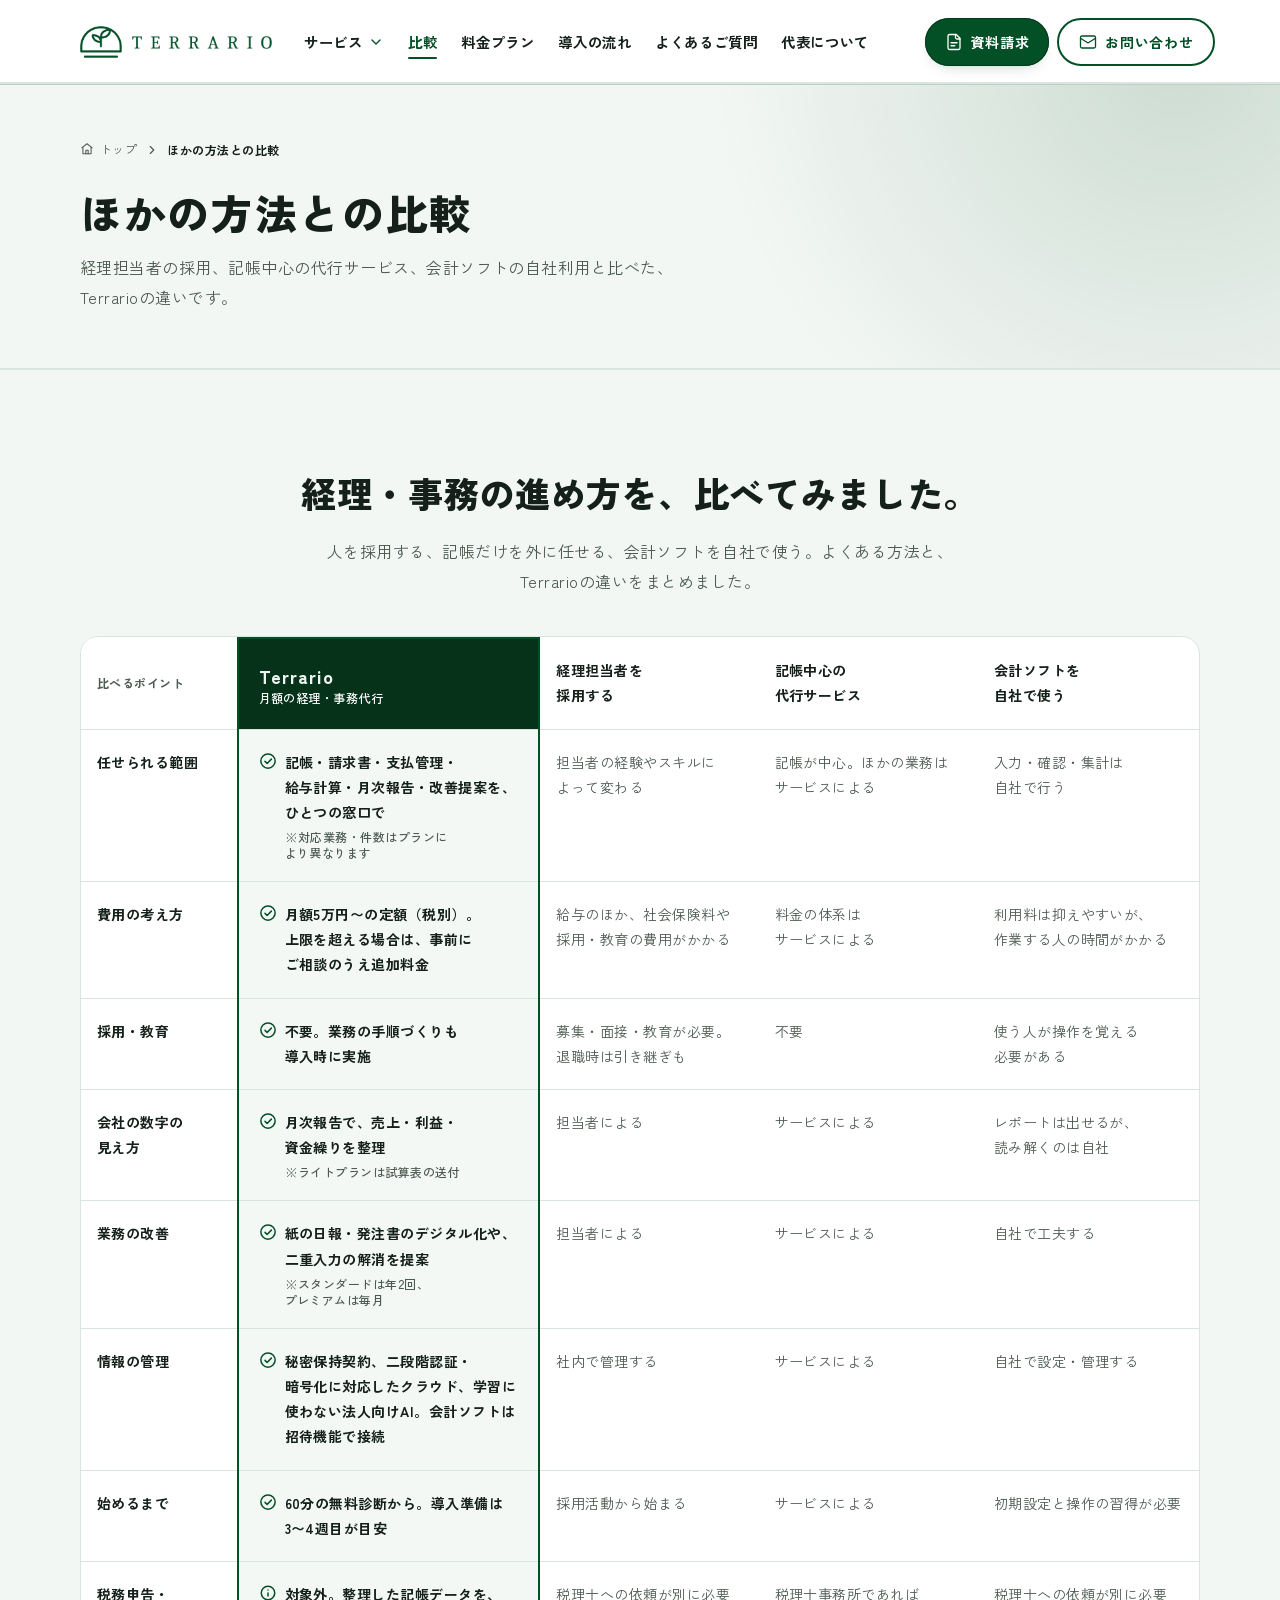
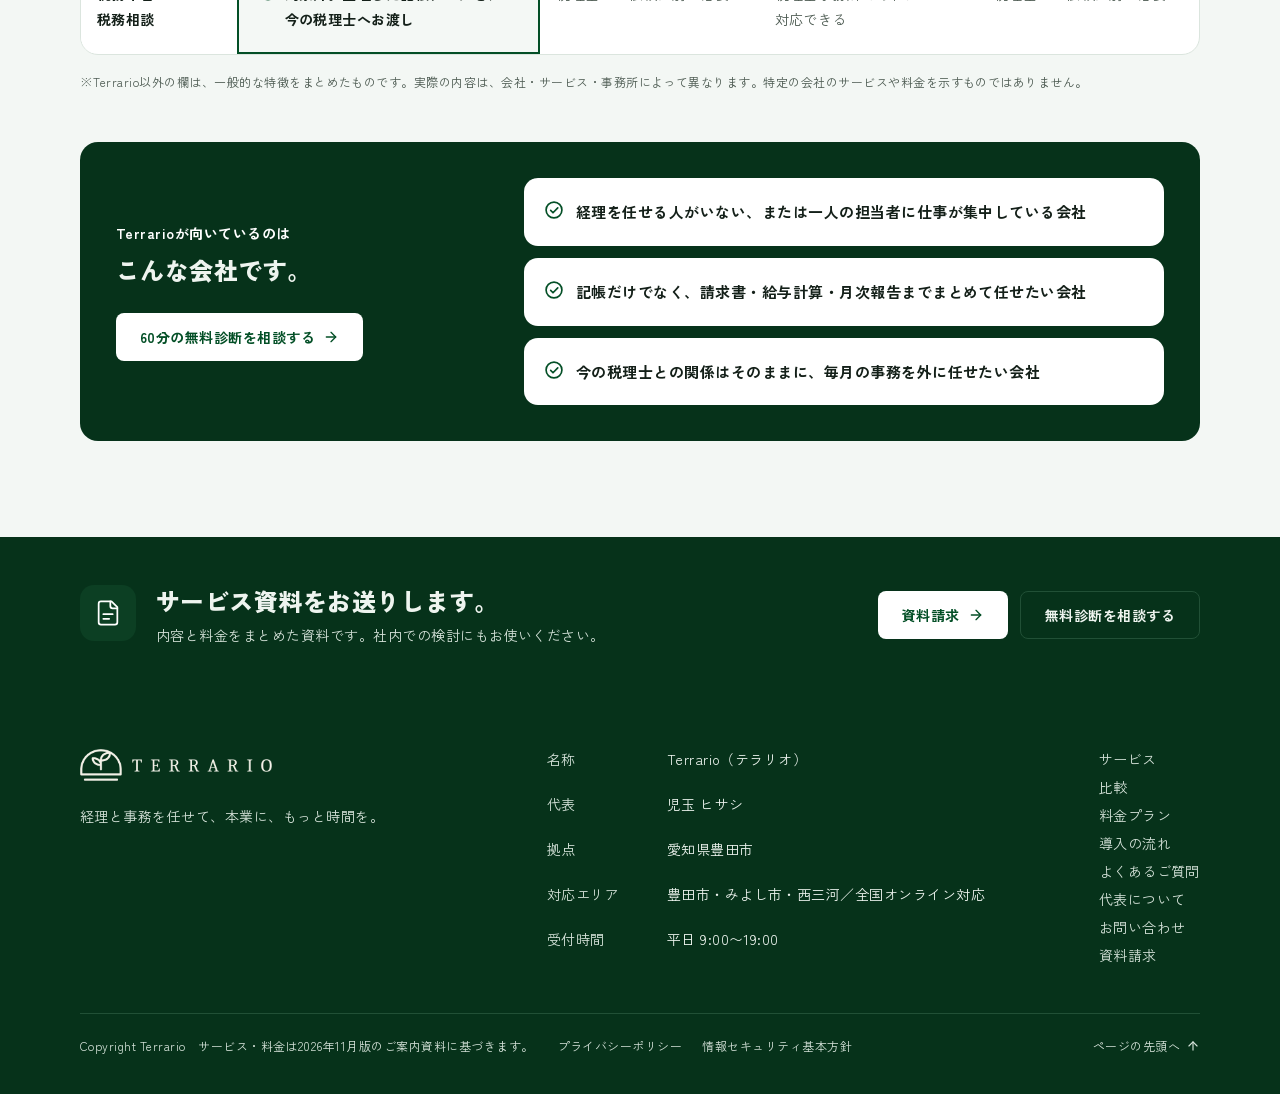
<file: compare/index.html>
<!doctype html>
<html lang="ja">
<head>
<meta charset="utf-8">
<meta name="viewport" content="width=device-width, initial-scale=1, viewport-fit=cover">
<script async src="https://www.googletagmanager.com/gtag/js?id=G-2XS1PBH4KW"></script>
<script>
  window.dataLayer = window.dataLayer || [];
  function gtag(){dataLayer.push(arguments);}
  gtag('js', new Date());
  gtag('config', 'G-2XS1PBH4KW');
</script>
<title>ほかの方法との比較｜Terrario（テラリオ）</title>
<meta name="description" content="経理担当者を採用する、記帳中心の代行サービスを使う、会計ソフトを自社で使う。よくある方法とTerrarioの違いを、8つのポイントで比べました。">
<link rel="canonical" href="https://www.terrario2026.com/compare/">
<meta name="theme-color" content="#141311">
<meta property="og:type" content="website">
<meta property="og:site_name" content="Terrario（テラリオ）">
<meta property="og:title" content="ほかの方法との比較｜Terrario（テラリオ）">
<meta property="og:description" content="経理担当者を採用する、記帳中心の代行サービスを使う、会計ソフトを自社で使う。よくある方法とTerrarioの違いを、8つのポイントで比べました。">
<meta property="og:url" content="https://www.terrario2026.com/compare/">
<meta property="og:image" content="https://www.terrario2026.com/assets/og-image.png">
<meta property="og:image:width" content="1200">
<meta property="og:image:height" content="630">
<meta property="og:locale" content="ja_JP">
<meta name="twitter:card" content="summary_large_image">
<link rel="icon" href="/favicon.ico" sizes="16x16 32x32 48x48" type="image/x-icon">
<link rel="icon" href="/favicon.png" sizes="192x192" type="image/png">
<link rel="apple-touch-icon" href="/apple-touch-icon.png" sizes="180x180">
<link rel="preconnect" href="https://fonts.googleapis.com">
<link rel="preconnect" href="https://fonts.gstatic.com" crossorigin>
<link rel="stylesheet" href="https://fonts.googleapis.com/css2?family=Zen+Kaku+Gothic+New:wght@400;500;700;900&display=swap">
<link rel="stylesheet" href="/assets/site/style.css?v=8cf432f8">
</head>
<body>
<svg width="0" height="0" class="absolute" aria-hidden="true" focusable="false">
  <defs>
    <symbol id="i-check" viewBox="0 0 24 24"><path d="M20 6 9 17l-5-5"/></symbol>
    <symbol id="i-check-circle" viewBox="0 0 24 24"><circle cx="12" cy="12" r="9.5"/><path d="m8 12.5 2.8 2.8L16.5 9.5"/></symbol>
    <symbol id="i-arrow-right" viewBox="0 0 24 24"><path d="M5 12h14"/><path d="m12 5 7 7-7 7"/></symbol>
    <symbol id="i-arrow-up" viewBox="0 0 24 24"><path d="M12 19V5"/><path d="m5 12 7-7 7 7"/></symbol>
    <symbol id="i-chevron" viewBox="0 0 24 24"><path d="m6 9 6 6 6-6"/></symbol>
    <symbol id="i-chevron-right" viewBox="0 0 24 24"><path d="m9 6 6 6-6 6"/></symbol>
    <symbol id="i-external" viewBox="0 0 24 24"><path d="M7 7h10v10"/><path d="M7 17 17 7"/></symbol>
    <symbol id="i-menu" viewBox="0 0 24 24"><path d="M4 7h16"/><path d="M4 12h16"/><path d="M4 17h16"/></symbol>
    <symbol id="i-x" viewBox="0 0 24 24"><path d="M18 6 6 18"/><path d="m6 6 12 12"/></symbol>
    <symbol id="i-plus" viewBox="0 0 24 24"><path d="M12 5v14"/><path d="M5 12h14"/></symbol>
    <symbol id="i-copy" viewBox="0 0 24 24"><rect x="9" y="9" width="12" height="12" rx="2"/><path d="M5 15H4a2 2 0 0 1-2-2V4a2 2 0 0 1 2-2h9a2 2 0 0 1 2 2v1"/></symbol>
    <symbol id="i-mail" viewBox="0 0 24 24"><rect x="2" y="4" width="20" height="16" rx="2"/><path d="m22 7-8.97 5.7a1.94 1.94 0 0 1-2.06 0L2 7"/></symbol>
    <symbol id="i-phone" viewBox="0 0 24 24"><path d="M5 4h4l2 5-2.5 1.5a11 11 0 0 0 5 5L15 13l5 2v4a2 2 0 0 1-2 2A16 16 0 0 1 3 6a2 2 0 0 1 2-2"/></symbol>
    <symbol id="i-chat" viewBox="0 0 24 24"><path d="M21 15a2 2 0 0 1-2 2H7l-4 4V5a2 2 0 0 1 2-2h14a2 2 0 0 1 2 2z"/><path d="M8 9h8"/><path d="M8 13h5"/></symbol>
    <symbol id="i-file" viewBox="0 0 24 24"><path d="M15 2H6a2 2 0 0 0-2 2v16a2 2 0 0 0 2 2h12a2 2 0 0 0 2-2V7z"/><path d="M14 2v4a2 2 0 0 0 2 2h4"/><path d="M8 13h8"/><path d="M8 17h5"/></symbol>
    <symbol id="i-book" viewBox="0 0 24 24"><path d="M2 4h6a4 4 0 0 1 4 4v13a3 3 0 0 0-3-3H2z"/><path d="M22 4h-6a4 4 0 0 0-4 4v13a3 3 0 0 1 3-3h7z"/></symbol>
    <symbol id="i-invoice" viewBox="0 0 24 24"><path d="M15 2H6a2 2 0 0 0-2 2v16a2 2 0 0 0 2 2h12a2 2 0 0 0 2-2V7z"/><path d="M14 2v4a2 2 0 0 0 2 2h4"/><path d="M8 13h8"/><path d="M8 17h5"/><path d="M8 9h2"/></symbol>
    <symbol id="i-wallet" viewBox="0 0 24 24"><path d="M19 7V4a1 1 0 0 0-1-1H5a2 2 0 0 0 0 4h15a1 1 0 0 1 1 1v4h-3a2 2 0 0 0 0 4h3a1 1 0 0 0 1-1v-2"/><path d="M3 5v14a2 2 0 0 0 2 2h15a1 1 0 0 0 1-1v-4"/></symbol>
    <symbol id="i-users" viewBox="0 0 24 24"><path d="M16 21v-2a4 4 0 0 0-4-4H6a4 4 0 0 0-4 4v2"/><circle cx="9" cy="7" r="4"/><path d="M22 21v-2a4 4 0 0 0-3-3.87"/><path d="M16 3.13a4 4 0 0 1 0 7.75"/></symbol>
    <symbol id="i-chart" viewBox="0 0 24 24"><path d="M3 3v18h18"/><path d="M18 17V9"/><path d="M13 17V5"/><path d="M8 17v-3"/></symbol>
    <symbol id="i-cycle" viewBox="0 0 24 24"><path d="M3 12a9 9 0 0 1 15-6.7L21 8"/><path d="M21 3v5h-5"/><path d="M21 12a9 9 0 0 1-15 6.7L3 16"/><path d="M8 16H3v5"/></symbol>
    <symbol id="i-phone-cam" viewBox="0 0 24 24"><rect x="6" y="2" width="12" height="20" rx="2"/><path d="M11 18h2"/></symbol>
    <symbol id="i-cloud" viewBox="0 0 24 24"><path d="M17.5 19H9a7 7 0 1 1 6.71-9h1.79a4.5 4.5 0 1 1 0 9z"/></symbol>
    <symbol id="i-user-check" viewBox="0 0 24 24"><path d="M16 21v-2a4 4 0 0 0-4-4H6a4 4 0 0 0-4 4v2"/><circle cx="9" cy="7" r="4"/><path d="m16 11 2 2 4-4"/></symbol>
    <symbol id="i-lock" viewBox="0 0 24 24"><rect x="3" y="11" width="18" height="11" rx="2"/><path d="M7 11V7a5 5 0 0 1 10 0v4"/></symbol>
    <symbol id="i-shield" viewBox="0 0 24 24"><path d="M12 22s8-4 8-10V5l-8-3-8 3v7c0 6 8 10 8 10"/><path d="m9 12 2 2 4-4"/></symbol>
    <symbol id="i-clock" viewBox="0 0 24 24"><circle cx="12" cy="12" r="9"/><path d="M12 7v5l3 2"/></symbol>
    <symbol id="i-pin" viewBox="0 0 24 24"><path d="M20 10c0 5-5.5 10.2-7.4 11.8a1 1 0 0 1-1.2 0C9.5 20.2 4 15 4 10a8 8 0 0 1 16 0"/><circle cx="12" cy="10" r="3"/></symbol>
    <symbol id="i-info" viewBox="0 0 24 24"><circle cx="12" cy="12" r="9"/><path d="M12 16v-4"/><path d="M12 8h.01"/></symbol>
    <symbol id="i-monitor" viewBox="0 0 24 24"><rect x="2" y="3" width="20" height="14" rx="2"/><path d="M8 21h8"/><path d="M12 17v4"/></symbol>
    <symbol id="i-card" viewBox="0 0 24 24"><rect x="2" y="5" width="20" height="14" rx="2"/><path d="M2 10h20"/></symbol>
    <symbol id="i-clipboard" viewBox="0 0 24 24"><rect x="8" y="2" width="8" height="4" rx="1"/><path d="M16 4h2a2 2 0 0 1 2 2v14a2 2 0 0 1-2 2H6a2 2 0 0 1-2-2V6a2 2 0 0 1 2-2h2"/><path d="M12 11h4"/><path d="M12 16h4"/><path d="M8 11h.01"/><path d="M8 16h.01"/></symbol>
    <symbol id="i-home" viewBox="0 0 24 24"><path d="m3 10 9-7 9 7"/><path d="M5 9v11h14V9"/><path d="M10 20v-6h4v6"/></symbol>
  </defs>
</svg>

<a href="#main" class="sr-only focus:not-sr-only focus:fixed focus:left-4 focus:top-4 focus:z-[90] focus:rounded-md focus:bg-white focus:px-4 focus:py-2 focus:text-sm">本文へ移動</a>

<!-- ======================= ヘッダー ======================= -->
<header id="site-header" class="site-header">
  <div class="wrap hdr-row">
    <a href="/" class="logo-plate flex shrink-0 items-center gap-2.5 py-1" aria-label="Terrario トップへ">
      <img src="/assets/site/img/logo-symbol.png" alt="" width="42" height="32" class="h-[30px] w-[40px] lg:h-8 lg:w-[42px]">
      <img src="/assets/site/img/logo-wordmark.png" alt="" width="140" height="13" class="h-3 w-[129px] lg:h-[13px] lg:w-[140px]">
    </a>
    <nav class="hdr-nav hidden items-center font-bold whitespace-nowrap md:flex" aria-label="ページ内">
      <div class="group relative">
        <button type="button" class="nav-item flex h-11 cursor-pointer items-center gap-1.5 transition-colors hover:text-gold-ink" aria-haspopup="true">サービス<svg class="size-4 text-gold-ink transition-transform duration-150 group-hover:rotate-180 group-focus-within:rotate-180" fill="none" stroke="currentColor" stroke-width="2" stroke-linecap="round" stroke-linejoin="round" aria-hidden="true"><use href="#i-chevron"/></svg></button>
        <div class="invisible absolute top-full left-1/2 z-10 w-[21rem] -translate-x-1/2 pt-3 opacity-0 transition duration-150 group-hover:visible group-hover:opacity-100 group-focus-within:visible group-focus-within:opacity-100">
          <div class="rounded-xl border bg-white p-2 shadow-[0_24px_50px_-24px_rgb(23_22_15/0.45)]">
            <a href="/service/" class="flex items-start gap-3 rounded-lg p-3 transition-colors hover:bg-surface">
              <span class="inline-flex size-9 shrink-0 items-center justify-center rounded-md bg-gold-soft text-gold-ink"><svg class="size-[18px]" fill="none" stroke="currentColor" stroke-width="1.75" stroke-linecap="round" stroke-linejoin="round" aria-hidden="true"><use href="#i-book"/></svg></span>
              <span><span class="block text-sm font-bold">サービス内容</span><span class="block text-xs font-medium leading-[1.7] text-muted-foreground">業務の内容と、プランごとの対応範囲</span></span>
            </a>
            <a href="/service/#features" class="flex items-start gap-3 rounded-lg p-3 transition-colors hover:bg-surface">
              <span class="inline-flex size-9 shrink-0 items-center justify-center rounded-md bg-gold-soft text-gold-ink"><svg class="size-[18px]" fill="none" stroke="currentColor" stroke-width="1.75" stroke-linecap="round" stroke-linejoin="round" aria-hidden="true"><use href="#i-cloud"/></svg></span>
              <span><span class="block text-sm font-bold">Terrarioの特徴</span><span class="block text-xs font-medium leading-[1.7] text-muted-foreground">ひとつの窓口、クラウドとAI、人の確認</span></span>
            </a>
            <a href="/service/#security" class="flex items-start gap-3 rounded-lg p-3 transition-colors hover:bg-surface">
              <span class="inline-flex size-9 shrink-0 items-center justify-center rounded-md bg-gold-soft text-gold-ink"><svg class="size-[18px]" fill="none" stroke="currentColor" stroke-width="1.75" stroke-linecap="round" stroke-linejoin="round" aria-hidden="true"><use href="#i-shield"/></svg></span>
              <span><span class="block text-sm font-bold">対応ソフト・情報の管理</span><span class="block text-xs font-medium leading-[1.7] text-muted-foreground">freee・マネーフォワード・弥生に対応</span></span>
            </a>
          </div>
        </div>
      </div>
      <a href="/compare/" class="nav-item inline-flex h-11 items-center transition-colors hover:text-gold-ink" aria-current="page">比較</a>
      <a href="/price/" class="nav-item inline-flex h-11 items-center transition-colors hover:text-gold-ink">料金プラン</a>
      <a href="/flow/" class="nav-item inline-flex h-11 items-center transition-colors hover:text-gold-ink">導入の流れ</a>
      <a href="/faq/" class="nav-item inline-flex h-11 items-center transition-colors hover:text-gold-ink">よくあるご質問</a>
      <a href="/representative/" class="nav-item inline-flex h-11 items-center transition-colors hover:text-gold-ink">代表について</a>
    </nav>
    <div class="hdr-actions ml-auto flex items-center gap-2 whitespace-nowrap">
      <a href="/contact/#form-request" class="btn-gold hidden h-10 items-center gap-2 rounded-full px-4 text-[0.8125rem] font-bold sm:inline-flex md:h-11 md:px-6 md:text-sm"><svg class="size-[18px]" fill="none" stroke="currentColor" stroke-width="1.75" stroke-linecap="round" stroke-linejoin="round" aria-hidden="true"><use href="#i-file"/></svg>資料請求</a>
      <a href="/contact/" aria-label="お問い合わせ" class="inline-flex size-10 items-center justify-center gap-1.5 rounded-full border-2 border-gold bg-white text-xs font-bold text-gold-ink transition-colors hover:bg-gold-soft min-[400px]:w-auto min-[400px]:px-3 sm:px-4 sm:text-sm md:h-11 md:gap-2 md:px-6"><svg class="size-[18px] shrink-0" fill="none" stroke="currentColor" stroke-width="1.75" stroke-linecap="round" stroke-linejoin="round" aria-hidden="true"><use href="#i-mail"/></svg><span class="hidden min-[400px]:inline">お問い合わせ</span></a>
      <button type="button" id="menu-open" class="-mr-2 inline-flex size-10 cursor-pointer items-center justify-center rounded-md hover:bg-surface md:hidden" aria-label="メニューを開く" aria-expanded="false" aria-controls="menu-sheet">
        <span class="menu-icon-open"><svg class="size-5" fill="none" stroke="currentColor" stroke-width="1.75" stroke-linecap="round" stroke-linejoin="round" aria-hidden="true"><use href="#i-menu"/></svg></span><span class="menu-icon-close hidden"><svg class="size-5" fill="none" stroke="currentColor" stroke-width="1.75" stroke-linecap="round" stroke-linejoin="round" aria-hidden="true"><use href="#i-x"/></svg></span>
      </button>
    </div>
  </div>

  <!-- スマホ：ヘッダーの真下に開くメニュー -->
  <div id="menu-sheet" class="menu-panel absolute inset-x-0 top-full border-b bg-white shadow-[0_24px_40px_-24px_rgb(23_22_15/0.4)] md:hidden" hidden>
    <nav class="wrap pt-2 pb-5" aria-label="メニュー">
      <p class="py-3 font-bold">サービス</p>
      <div class="mb-2 space-y-0.5">
        <a href="/service/" class="flex items-center gap-3 rounded-md py-2.5 pl-3 text-sm font-medium text-muted-foreground hover:bg-surface"><svg class="size-4 text-gold-ink" fill="none" stroke="currentColor" stroke-width="1.75" stroke-linecap="round" stroke-linejoin="round" aria-hidden="true"><use href="#i-book"/></svg>サービス内容</a>
        <a href="/service/#features" class="flex items-center gap-3 rounded-md py-2.5 pl-3 text-sm font-medium text-muted-foreground hover:bg-surface"><svg class="size-4 text-gold-ink" fill="none" stroke="currentColor" stroke-width="1.75" stroke-linecap="round" stroke-linejoin="round" aria-hidden="true"><use href="#i-cloud"/></svg>Terrarioの特徴</a>
        <a href="/service/#security" class="flex items-center gap-3 rounded-md py-2.5 pl-3 text-sm font-medium text-muted-foreground hover:bg-surface"><svg class="size-4 text-gold-ink" fill="none" stroke="currentColor" stroke-width="1.75" stroke-linecap="round" stroke-linejoin="round" aria-hidden="true"><use href="#i-shield"/></svg>対応ソフト・情報の管理</a>
      </div>
        <a href="/compare/" aria-current="page" class="flex items-center justify-between border-t py-3.5 font-bold">比較<svg class="size-4 text-gold-ink" fill="none" stroke="currentColor" stroke-width="2" stroke-linecap="round" stroke-linejoin="round" aria-hidden="true"><use href="#i-chevron-right"/></svg></a>
        <a href="/price/" class="flex items-center justify-between border-t py-3.5 font-bold">料金プラン<svg class="size-4 text-gold-ink" fill="none" stroke="currentColor" stroke-width="2" stroke-linecap="round" stroke-linejoin="round" aria-hidden="true"><use href="#i-chevron-right"/></svg></a>
        <a href="/flow/" class="flex items-center justify-between border-t py-3.5 font-bold">導入の流れ<svg class="size-4 text-gold-ink" fill="none" stroke="currentColor" stroke-width="2" stroke-linecap="round" stroke-linejoin="round" aria-hidden="true"><use href="#i-chevron-right"/></svg></a>
        <a href="/faq/" class="flex items-center justify-between border-t py-3.5 font-bold">よくあるご質問<svg class="size-4 text-gold-ink" fill="none" stroke="currentColor" stroke-width="2" stroke-linecap="round" stroke-linejoin="round" aria-hidden="true"><use href="#i-chevron-right"/></svg></a>
        <a href="/representative/" class="flex items-center justify-between border-t py-3.5 font-bold">代表について<svg class="size-4 text-gold-ink" fill="none" stroke="currentColor" stroke-width="2" stroke-linecap="round" stroke-linejoin="round" aria-hidden="true"><use href="#i-chevron-right"/></svg></a>
      <div class="mt-3 grid grid-cols-2 gap-2 border-t pt-4">
        <a href="/contact/#form-request" class="btn-gold inline-flex h-12 items-center justify-center gap-2 rounded-full text-sm font-bold"><svg class="size-4" fill="none" stroke="currentColor" stroke-width="1.75" stroke-linecap="round" stroke-linejoin="round" aria-hidden="true"><use href="#i-file"/></svg>資料請求</a>
        <a href="/contact/" class="inline-flex h-12 items-center justify-center gap-2 rounded-full border-2 border-gold text-sm font-bold text-gold-ink"><svg class="size-4" fill="none" stroke="currentColor" stroke-width="1.75" stroke-linecap="round" stroke-linejoin="round" aria-hidden="true"><use href="#i-mail"/></svg>お問い合わせ</a>
      </div>
      <p class="num mt-4 text-center text-sm"><span class="font-bold">090-9112-6102</span><span class="ml-2 text-xs text-muted-foreground">平日 9:00〜19:00</span></p>
    </nav>
  </div>
  <div class="hdr-progress" aria-hidden="true"><span id="hdr-progress-bar"></span></div>
</header>
<div id="page-top" class="hdr-spacer" aria-hidden="true"></div>
<div id="menu-overlay" class="fixed inset-0 z-40 bg-black/30 md:hidden" hidden></div>

<main id="main">

<section class="page-hero border-b" aria-labelledby="page-title">
  <div class="wrap py-10 sm:py-14">
    <nav aria-label="パンくずリスト">
      <ol class="flex flex-wrap items-center gap-2 text-xs text-muted-foreground">
        <li><a href="/" class="inline-flex items-center gap-1.5 hover:text-gold-ink"><svg class="size-3.5" fill="none" stroke="currentColor" stroke-width="1.75" stroke-linecap="round" stroke-linejoin="round" aria-hidden="true"><use href="#i-home"/></svg>トップ</a></li>
        <li aria-hidden="true"><svg class="size-3.5" fill="none" stroke="currentColor" stroke-width="2" stroke-linecap="round" stroke-linejoin="round"><use href="#i-chevron-right"/></svg></li>
        <li><span aria-current="page" class="font-bold text-foreground">ほかの方法との比較</span></li>
      </ol>
    </nav>
    <h1 id="page-title" class="mt-6 text-[1.75rem] font-black leading-[1.4] tracking-[0.04em] sm:text-[2.6rem]">ほかの方法との比較</h1>
    <p class="mt-3 max-w-[42rem] text-muted-foreground">経理担当者の採用、記帳中心の代行サービス、会計ソフトの自社利用と比べた、Terrarioの違いです。</p>
  </div>
</section>
<!-- ======================= ほかの方法との比較 ======================= -->
<section id="compare" class="border-t bg-surface py-20 sm:py-24" aria-labelledby="compare-title">
  <div class="wrap">
    <div class="text-center">
      <h2 id="compare-title" class=" text-[1.6rem] font-black leading-[1.55] sm:text-[2.2rem]">経理・事務の進め方を、<br class="sm:hidden">比べてみました。</h2>
      <p class="mx-auto mt-4 max-w-[40rem] text-muted-foreground">人を採用する、記帳だけを外に任せる、会計ソフトを自社で使う。よくある方法と、Terrarioの違いをまとめました。</p>
    </div>

    <ul class="mt-10 space-y-4 lg:hidden" aria-label="経理・事務の進め方の比較">
      <li class="overflow-hidden rounded-xl border bg-white">
        <p class="border-b bg-surface px-4 py-2.5 text-sm font-black">任せられる範囲</p>
        <div class="border-l-4 border-gold bg-gold-soft/45 px-4 py-3.5">
          <p class="text-xs font-black tracking-[0.08em] text-gold-ink">Terrario</p>
          <p class="mt-1 flex gap-2 text-sm font-bold leading-[1.8]"><svg class="mt-0.5 size-[18px] shrink-0 text-gold-ink" fill="none" stroke="currentColor" stroke-width="2" stroke-linecap="round" stroke-linejoin="round" aria-hidden="true"><use href="#i-check-circle"/></svg><span>記帳・請求書・支払管理・給与計算・月次報告・改善提案を、ひとつの窓口で<span class="mt-1 block text-xs font-medium text-muted-foreground">※対応業務・件数はプランにより異なります</span></span></p>
        </div>
        <dl class="grid grid-cols-[7.75rem_1fr] gap-x-3 gap-y-2 px-4 py-3.5 text-xs leading-[1.7]">
          <dt class="font-bold text-muted-foreground">担当者を採用</dt><dd class="text-muted-foreground">担当者の経験やスキルによって変わる</dd>
          <dt class="font-bold text-muted-foreground">記帳中心の代行</dt><dd class="text-muted-foreground">記帳が中心。ほかの業務はサービスによる</dd>
          <dt class="font-bold text-muted-foreground">会計ソフトを自社で</dt><dd class="text-muted-foreground">入力・確認・集計は自社で行う</dd>
        </dl>
      </li>
      <li class="overflow-hidden rounded-xl border bg-white">
        <p class="border-b bg-surface px-4 py-2.5 text-sm font-black">費用の考え方</p>
        <div class="border-l-4 border-gold bg-gold-soft/45 px-4 py-3.5">
          <p class="text-xs font-black tracking-[0.08em] text-gold-ink">Terrario</p>
          <p class="mt-1 flex gap-2 text-sm font-bold leading-[1.8]"><svg class="mt-0.5 size-[18px] shrink-0 text-gold-ink" fill="none" stroke="currentColor" stroke-width="2" stroke-linecap="round" stroke-linejoin="round" aria-hidden="true"><use href="#i-check-circle"/></svg><span>月額5万円〜の定額（税別）。上限を超える場合は、事前にご相談のうえ追加料金</span></p>
        </div>
        <dl class="grid grid-cols-[7.75rem_1fr] gap-x-3 gap-y-2 px-4 py-3.5 text-xs leading-[1.7]">
          <dt class="font-bold text-muted-foreground">担当者を採用</dt><dd class="text-muted-foreground">給与のほか、社会保険料や採用・教育の費用がかかる</dd>
          <dt class="font-bold text-muted-foreground">記帳中心の代行</dt><dd class="text-muted-foreground">料金の体系はサービスによる</dd>
          <dt class="font-bold text-muted-foreground">会計ソフトを自社で</dt><dd class="text-muted-foreground">利用料は抑えやすいが、作業する人の時間がかかる</dd>
        </dl>
      </li>
      <li class="overflow-hidden rounded-xl border bg-white">
        <p class="border-b bg-surface px-4 py-2.5 text-sm font-black">採用・教育</p>
        <div class="border-l-4 border-gold bg-gold-soft/45 px-4 py-3.5">
          <p class="text-xs font-black tracking-[0.08em] text-gold-ink">Terrario</p>
          <p class="mt-1 flex gap-2 text-sm font-bold leading-[1.8]"><svg class="mt-0.5 size-[18px] shrink-0 text-gold-ink" fill="none" stroke="currentColor" stroke-width="2" stroke-linecap="round" stroke-linejoin="round" aria-hidden="true"><use href="#i-check-circle"/></svg><span>不要。業務の手順づくりも導入時に実施</span></p>
        </div>
        <dl class="grid grid-cols-[7.75rem_1fr] gap-x-3 gap-y-2 px-4 py-3.5 text-xs leading-[1.7]">
          <dt class="font-bold text-muted-foreground">担当者を採用</dt><dd class="text-muted-foreground">募集・面接・教育が必要。退職時は引き継ぎも</dd>
          <dt class="font-bold text-muted-foreground">記帳中心の代行</dt><dd class="text-muted-foreground">不要</dd>
          <dt class="font-bold text-muted-foreground">会計ソフトを自社で</dt><dd class="text-muted-foreground">使う人が操作を覚える必要がある</dd>
        </dl>
      </li>
      <li class="overflow-hidden rounded-xl border bg-white">
        <p class="border-b bg-surface px-4 py-2.5 text-sm font-black">会社の数字の見え方</p>
        <div class="border-l-4 border-gold bg-gold-soft/45 px-4 py-3.5">
          <p class="text-xs font-black tracking-[0.08em] text-gold-ink">Terrario</p>
          <p class="mt-1 flex gap-2 text-sm font-bold leading-[1.8]"><svg class="mt-0.5 size-[18px] shrink-0 text-gold-ink" fill="none" stroke="currentColor" stroke-width="2" stroke-linecap="round" stroke-linejoin="round" aria-hidden="true"><use href="#i-check-circle"/></svg><span>月次報告で、売上・利益・資金繰りを整理<span class="mt-1 block text-xs font-medium text-muted-foreground">※ライトプランは試算表の送付</span></span></p>
        </div>
        <dl class="grid grid-cols-[7.75rem_1fr] gap-x-3 gap-y-2 px-4 py-3.5 text-xs leading-[1.7]">
          <dt class="font-bold text-muted-foreground">担当者を採用</dt><dd class="text-muted-foreground">担当者による</dd>
          <dt class="font-bold text-muted-foreground">記帳中心の代行</dt><dd class="text-muted-foreground">サービスによる</dd>
          <dt class="font-bold text-muted-foreground">会計ソフトを自社で</dt><dd class="text-muted-foreground">レポートは出せるが、読み解くのは自社</dd>
        </dl>
      </li>
      <li class="overflow-hidden rounded-xl border bg-white">
        <p class="border-b bg-surface px-4 py-2.5 text-sm font-black">業務の改善</p>
        <div class="border-l-4 border-gold bg-gold-soft/45 px-4 py-3.5">
          <p class="text-xs font-black tracking-[0.08em] text-gold-ink">Terrario</p>
          <p class="mt-1 flex gap-2 text-sm font-bold leading-[1.8]"><svg class="mt-0.5 size-[18px] shrink-0 text-gold-ink" fill="none" stroke="currentColor" stroke-width="2" stroke-linecap="round" stroke-linejoin="round" aria-hidden="true"><use href="#i-check-circle"/></svg><span>紙の日報・発注書のデジタル化や、二重入力の解消を提案<span class="mt-1 block text-xs font-medium text-muted-foreground">※スタンダードは年2回、プレミアムは毎月</span></span></p>
        </div>
        <dl class="grid grid-cols-[7.75rem_1fr] gap-x-3 gap-y-2 px-4 py-3.5 text-xs leading-[1.7]">
          <dt class="font-bold text-muted-foreground">担当者を採用</dt><dd class="text-muted-foreground">担当者による</dd>
          <dt class="font-bold text-muted-foreground">記帳中心の代行</dt><dd class="text-muted-foreground">サービスによる</dd>
          <dt class="font-bold text-muted-foreground">会計ソフトを自社で</dt><dd class="text-muted-foreground">自社で工夫する</dd>
        </dl>
      </li>
      <li class="overflow-hidden rounded-xl border bg-white">
        <p class="border-b bg-surface px-4 py-2.5 text-sm font-black">情報の管理</p>
        <div class="border-l-4 border-gold bg-gold-soft/45 px-4 py-3.5">
          <p class="text-xs font-black tracking-[0.08em] text-gold-ink">Terrario</p>
          <p class="mt-1 flex gap-2 text-sm font-bold leading-[1.8]"><svg class="mt-0.5 size-[18px] shrink-0 text-gold-ink" fill="none" stroke="currentColor" stroke-width="2" stroke-linecap="round" stroke-linejoin="round" aria-hidden="true"><use href="#i-check-circle"/></svg><span>秘密保持契約、二段階認証・暗号化に対応したクラウド、学習に使わない法人向けAI。会計ソフトは招待機能で接続</span></p>
        </div>
        <dl class="grid grid-cols-[7.75rem_1fr] gap-x-3 gap-y-2 px-4 py-3.5 text-xs leading-[1.7]">
          <dt class="font-bold text-muted-foreground">担当者を採用</dt><dd class="text-muted-foreground">社内で管理する</dd>
          <dt class="font-bold text-muted-foreground">記帳中心の代行</dt><dd class="text-muted-foreground">サービスによる</dd>
          <dt class="font-bold text-muted-foreground">会計ソフトを自社で</dt><dd class="text-muted-foreground">自社で設定・管理する</dd>
        </dl>
      </li>
      <li class="overflow-hidden rounded-xl border bg-white">
        <p class="border-b bg-surface px-4 py-2.5 text-sm font-black">始めるまで</p>
        <div class="border-l-4 border-gold bg-gold-soft/45 px-4 py-3.5">
          <p class="text-xs font-black tracking-[0.08em] text-gold-ink">Terrario</p>
          <p class="mt-1 flex gap-2 text-sm font-bold leading-[1.8]"><svg class="mt-0.5 size-[18px] shrink-0 text-gold-ink" fill="none" stroke="currentColor" stroke-width="2" stroke-linecap="round" stroke-linejoin="round" aria-hidden="true"><use href="#i-check-circle"/></svg><span>60分の無料診断から。導入準備は3〜4週目が目安</span></p>
        </div>
        <dl class="grid grid-cols-[7.75rem_1fr] gap-x-3 gap-y-2 px-4 py-3.5 text-xs leading-[1.7]">
          <dt class="font-bold text-muted-foreground">担当者を採用</dt><dd class="text-muted-foreground">採用活動から始まる</dd>
          <dt class="font-bold text-muted-foreground">記帳中心の代行</dt><dd class="text-muted-foreground">サービスによる</dd>
          <dt class="font-bold text-muted-foreground">会計ソフトを自社で</dt><dd class="text-muted-foreground">初期設定と操作の習得が必要</dd>
        </dl>
      </li>
      <li class="overflow-hidden rounded-xl border bg-white">
        <p class="border-b bg-surface px-4 py-2.5 text-sm font-black">税務申告・税務相談</p>
        <div class="border-l-4 border-gold bg-gold-soft/45 px-4 py-3.5">
          <p class="text-xs font-black tracking-[0.08em] text-gold-ink">Terrario</p>
          <p class="mt-1 flex gap-2 text-sm font-bold leading-[1.8]"><svg class="mt-0.5 size-[18px] shrink-0 text-gold-ink" fill="none" stroke="currentColor" stroke-width="2" stroke-linecap="round" stroke-linejoin="round" aria-hidden="true"><use href="#i-info"/></svg><span>対象外。整理した記帳データを、今の税理士へお渡し</span></p>
        </div>
        <dl class="grid grid-cols-[7.75rem_1fr] gap-x-3 gap-y-2 px-4 py-3.5 text-xs leading-[1.7]">
          <dt class="font-bold text-muted-foreground">担当者を採用</dt><dd class="text-muted-foreground">税理士への依頼が別に必要</dd>
          <dt class="font-bold text-muted-foreground">記帳中心の代行</dt><dd class="text-muted-foreground">税理士事務所であれば対応できる</dd>
          <dt class="font-bold text-muted-foreground">会計ソフトを自社で</dt><dd class="text-muted-foreground">税理士への依頼が別に必要</dd>
        </dl>
      </li>
    </ul>
    <div class="mt-10 hidden overflow-hidden rounded-2xl border bg-white lg:block">
      <table class="w-full table-fixed text-[0.8125rem] leading-[1.8] xl:text-sm">
        <caption class="sr-only">経理・事務の進め方の比較</caption>
        <colgroup><col class="w-[14%]"><col class="w-[27%]"><col class="w-[19.6%]"><col class="w-[19.6%]"><col class="w-[19.8%]"></colgroup>
        <thead>
          <tr class="border-b">
            <th scope="col" class="border-r bg-white px-4 py-5 text-left text-xs font-bold text-muted-foreground">比べるポイント</th>
            <th scope="col" class="border-x-2 border-t-2 border-gold bg-night px-5 py-5 text-left text-night-foreground"><span class="block text-lg font-black tracking-[0.06em]">Terrario</span><span class="block text-xs font-medium text-night-gold">月額の経理・事務代行</span></th>
            <th scope="col" class="px-4 py-5 text-left font-bold">経理担当者を<br>採用する</th>
            <th scope="col" class="px-4 py-5 text-left font-bold">記帳中心の<br>代行サービス</th>
            <th scope="col" class="px-4 py-5 text-left font-bold">会計ソフトを<br>自社で使う</th>
          </tr>
        </thead>
        <tbody class="divide-y">
            <tr>
              <th scope="row" class="border-r bg-white px-4 py-5 text-left align-top font-bold">任せられる範囲</th>
              <td class="border-x-2 border-gold bg-gold-soft/45 px-5 py-5 align-top font-bold"><span class="flex gap-2"><svg class="mt-0.5 size-[18px] shrink-0 text-gold-ink" fill="none" stroke="currentColor" stroke-width="2" stroke-linecap="round" stroke-linejoin="round" aria-hidden="true"><use href="#i-check-circle"/></svg><span>記帳・請求書・支払管理・給与計算・月次報告・改善提案を、ひとつの窓口で<span class="mt-1 block text-xs font-medium text-muted-foreground">※対応業務・件数はプランにより異なります</span></span></span></td>
              <td class="px-4 py-5 align-top text-muted-foreground">担当者の経験やスキルによって変わる</td>
              <td class="px-4 py-5 align-top text-muted-foreground">記帳が中心。ほかの業務はサービスによる</td>
              <td class="px-4 py-5 align-top text-muted-foreground">入力・確認・集計は自社で行う</td>
            </tr>
            <tr>
              <th scope="row" class="border-r bg-white px-4 py-5 text-left align-top font-bold">費用の考え方</th>
              <td class="border-x-2 border-gold bg-gold-soft/45 px-5 py-5 align-top font-bold"><span class="flex gap-2"><svg class="mt-0.5 size-[18px] shrink-0 text-gold-ink" fill="none" stroke="currentColor" stroke-width="2" stroke-linecap="round" stroke-linejoin="round" aria-hidden="true"><use href="#i-check-circle"/></svg><span>月額5万円〜の定額（税別）。上限を超える場合は、事前にご相談のうえ追加料金</span></span></td>
              <td class="px-4 py-5 align-top text-muted-foreground">給与のほか、社会保険料や採用・教育の費用がかかる</td>
              <td class="px-4 py-5 align-top text-muted-foreground">料金の体系はサービスによる</td>
              <td class="px-4 py-5 align-top text-muted-foreground">利用料は抑えやすいが、作業する人の時間がかかる</td>
            </tr>
            <tr>
              <th scope="row" class="border-r bg-white px-4 py-5 text-left align-top font-bold">採用・教育</th>
              <td class="border-x-2 border-gold bg-gold-soft/45 px-5 py-5 align-top font-bold"><span class="flex gap-2"><svg class="mt-0.5 size-[18px] shrink-0 text-gold-ink" fill="none" stroke="currentColor" stroke-width="2" stroke-linecap="round" stroke-linejoin="round" aria-hidden="true"><use href="#i-check-circle"/></svg><span>不要。業務の手順づくりも導入時に実施</span></span></td>
              <td class="px-4 py-5 align-top text-muted-foreground">募集・面接・教育が必要。退職時は引き継ぎも</td>
              <td class="px-4 py-5 align-top text-muted-foreground">不要</td>
              <td class="px-4 py-5 align-top text-muted-foreground">使う人が操作を覚える必要がある</td>
            </tr>
            <tr>
              <th scope="row" class="border-r bg-white px-4 py-5 text-left align-top font-bold">会社の数字の見え方</th>
              <td class="border-x-2 border-gold bg-gold-soft/45 px-5 py-5 align-top font-bold"><span class="flex gap-2"><svg class="mt-0.5 size-[18px] shrink-0 text-gold-ink" fill="none" stroke="currentColor" stroke-width="2" stroke-linecap="round" stroke-linejoin="round" aria-hidden="true"><use href="#i-check-circle"/></svg><span>月次報告で、売上・利益・資金繰りを整理<span class="mt-1 block text-xs font-medium text-muted-foreground">※ライトプランは試算表の送付</span></span></span></td>
              <td class="px-4 py-5 align-top text-muted-foreground">担当者による</td>
              <td class="px-4 py-5 align-top text-muted-foreground">サービスによる</td>
              <td class="px-4 py-5 align-top text-muted-foreground">レポートは出せるが、読み解くのは自社</td>
            </tr>
            <tr>
              <th scope="row" class="border-r bg-white px-4 py-5 text-left align-top font-bold">業務の改善</th>
              <td class="border-x-2 border-gold bg-gold-soft/45 px-5 py-5 align-top font-bold"><span class="flex gap-2"><svg class="mt-0.5 size-[18px] shrink-0 text-gold-ink" fill="none" stroke="currentColor" stroke-width="2" stroke-linecap="round" stroke-linejoin="round" aria-hidden="true"><use href="#i-check-circle"/></svg><span>紙の日報・発注書のデジタル化や、二重入力の解消を提案<span class="mt-1 block text-xs font-medium text-muted-foreground">※スタンダードは年2回、プレミアムは毎月</span></span></span></td>
              <td class="px-4 py-5 align-top text-muted-foreground">担当者による</td>
              <td class="px-4 py-5 align-top text-muted-foreground">サービスによる</td>
              <td class="px-4 py-5 align-top text-muted-foreground">自社で工夫する</td>
            </tr>
            <tr>
              <th scope="row" class="border-r bg-white px-4 py-5 text-left align-top font-bold">情報の管理</th>
              <td class="border-x-2 border-gold bg-gold-soft/45 px-5 py-5 align-top font-bold"><span class="flex gap-2"><svg class="mt-0.5 size-[18px] shrink-0 text-gold-ink" fill="none" stroke="currentColor" stroke-width="2" stroke-linecap="round" stroke-linejoin="round" aria-hidden="true"><use href="#i-check-circle"/></svg><span>秘密保持契約、二段階認証・暗号化に対応したクラウド、学習に使わない法人向けAI。会計ソフトは招待機能で接続</span></span></td>
              <td class="px-4 py-5 align-top text-muted-foreground">社内で管理する</td>
              <td class="px-4 py-5 align-top text-muted-foreground">サービスによる</td>
              <td class="px-4 py-5 align-top text-muted-foreground">自社で設定・管理する</td>
            </tr>
            <tr>
              <th scope="row" class="border-r bg-white px-4 py-5 text-left align-top font-bold">始めるまで</th>
              <td class="border-x-2 border-gold bg-gold-soft/45 px-5 py-5 align-top font-bold"><span class="flex gap-2"><svg class="mt-0.5 size-[18px] shrink-0 text-gold-ink" fill="none" stroke="currentColor" stroke-width="2" stroke-linecap="round" stroke-linejoin="round" aria-hidden="true"><use href="#i-check-circle"/></svg><span>60分の無料診断から。導入準備は3〜4週目が目安</span></span></td>
              <td class="px-4 py-5 align-top text-muted-foreground">採用活動から始まる</td>
              <td class="px-4 py-5 align-top text-muted-foreground">サービスによる</td>
              <td class="px-4 py-5 align-top text-muted-foreground">初期設定と操作の習得が必要</td>
            </tr>
            <tr>
              <th scope="row" class="border-r bg-white px-4 py-5 text-left align-top font-bold">税務申告・税務相談</th>
              <td class="border-x-2 border-gold bg-gold-soft/45 px-5 py-5 align-top font-bold border-b-2"><span class="flex gap-2"><svg class="mt-0.5 size-[18px] shrink-0 text-gold-ink" fill="none" stroke="currentColor" stroke-width="2" stroke-linecap="round" stroke-linejoin="round" aria-hidden="true"><use href="#i-info"/></svg><span>対象外。整理した記帳データを、今の税理士へお渡し</span></span></td>
              <td class="px-4 py-5 align-top text-muted-foreground">税理士への依頼が別に必要</td>
              <td class="px-4 py-5 align-top text-muted-foreground">税理士事務所であれば対応できる</td>
              <td class="px-4 py-5 align-top text-muted-foreground">税理士への依頼が別に必要</td>
            </tr>
        </tbody>
      </table>
    </div>
    <p class="mt-4 text-xs leading-[1.9] text-muted-foreground">※Terrario以外の欄は、一般的な特徴をまとめたものです。実際の内容は、会社・サービス・事務所によって異なります。特定の会社のサービスや料金を示すものではありません。</p>

    <div class="mt-12 rounded-2xl bg-night p-7 text-night-foreground sm:p-9">
      <div class="grid gap-6 lg:grid-cols-[minmax(0,0.75fr)_minmax(0,1.25fr)] lg:items-center">
        <div>
          <p class="text-sm font-bold text-night-gold">Terrarioが向いているのは</p>
          <p class="mt-2 text-xl font-black leading-[1.6] sm:text-2xl">こんな会社です。</p>
          <a href="/contact/" class="btn-gold mt-6 inline-flex h-12 items-center justify-center gap-2 rounded-md px-6 text-sm font-bold">60分の無料診断を相談する<svg class="size-4" fill="none" stroke="currentColor" stroke-width="2" stroke-linecap="round" stroke-linejoin="round" aria-hidden="true"><use href="#i-arrow-right"/></svg></a>
        </div>
        <ul class="grid gap-3 text-foreground">
          <li class="flex gap-3 rounded-xl bg-white p-5 text-[0.9375rem] font-bold"><svg class="mt-0.5 size-5 shrink-0 text-gold-ink" fill="none" stroke="currentColor" stroke-width="2" stroke-linecap="round" stroke-linejoin="round" aria-hidden="true"><use href="#i-check-circle"/></svg>経理を任せる人がいない、または一人の担当者に仕事が集中している会社</li>
          <li class="flex gap-3 rounded-xl bg-white p-5 text-[0.9375rem] font-bold"><svg class="mt-0.5 size-5 shrink-0 text-gold-ink" fill="none" stroke="currentColor" stroke-width="2" stroke-linecap="round" stroke-linejoin="round" aria-hidden="true"><use href="#i-check-circle"/></svg>記帳だけでなく、請求書・給与計算・月次報告までまとめて任せたい会社</li>
          <li class="flex gap-3 rounded-xl bg-white p-5 text-[0.9375rem] font-bold"><svg class="mt-0.5 size-5 shrink-0 text-gold-ink" fill="none" stroke="currentColor" stroke-width="2" stroke-linecap="round" stroke-linejoin="round" aria-hidden="true"><use href="#i-check-circle"/></svg>今の税理士との関係はそのままに、毎月の事務を外に任せたい会社</li>
        </ul>
      </div>
    </div>
  </div>
</section>

<!-- ======================= 資料の帯 ======================= -->
<section class="page-cta bg-night text-night-foreground" aria-label="資料請求と無料診断のご案内">
  <div class="wrap grid items-center gap-8 py-12 lg:grid-cols-[minmax(0,1fr)_auto]">
    <div class="flex items-start gap-5">
      <span class="hidden size-14 shrink-0 items-center justify-center rounded-xl bg-night-card text-night-gold sm:inline-flex"><svg class="size-7" fill="none" stroke="currentColor" stroke-width="1.5" stroke-linecap="round" stroke-linejoin="round" aria-hidden="true"><use href="#i-file"/></svg></span>
      <div>
        <p class="text-xl font-black sm:text-2xl">サービス資料をお送りします。</p>
        <p class="mt-2 text-sm text-night-muted">内容と料金をまとめた資料です。社内での検討にもお使いください。</p>
      </div>
    </div>
    <div class="flex flex-col gap-3 sm:flex-row">
      <a href="/contact/#form-request" class="btn-gold inline-flex h-12 items-center justify-center gap-2 rounded-md px-6 text-sm font-bold">資料請求<svg class="size-4" fill="none" stroke="currentColor" stroke-width="2" stroke-linecap="round" stroke-linejoin="round" aria-hidden="true"><use href="#i-arrow-right"/></svg></a>
      <a href="/contact/" class="inline-flex h-12 items-center justify-center gap-2 rounded-md border border-night-border px-6 text-sm font-bold transition-colors hover:bg-night-foreground/5">無料診断を相談する</a>
    </div>
  </div>
</section>

</main>

<!-- ======================= フッター ======================= -->
<footer class="bg-night pb-28 text-night-foreground md:pb-10">
  <div class="wrap pt-14">
    <div class="grid gap-10 md:grid-cols-[minmax(0,1fr)_minmax(0,1.2fr)_auto]">
      <div>
        <a href="/" class="inline-flex items-center gap-2.5" aria-label="Terrario トップへ">
          <img src="/assets/site/img/logo-symbol-light.png" alt="" width="42" height="32" class="h-8 w-[42px]">
          <img src="/assets/site/img/logo-wordmark-light.png" alt="" width="140" height="13" class="h-[13px] w-[140px]">
        </a>
        <p class="mt-4 text-sm text-night-muted">経理と事務を任せて、本業に、もっと時間を。</p>
      </div>
      <dl class="grid grid-cols-[6.5rem_1fr] gap-x-4 gap-y-2 text-sm">
        <dt class="text-night-muted">名称</dt><dd>Terrario（テラリオ）</dd>
        <dt class="text-night-muted">代表</dt><dd>児玉 ヒサシ</dd>
        <dt class="text-night-muted">拠点</dt><dd>愛知県豊田市</dd>
        <dt class="text-night-muted">対応エリア</dt><dd>豊田市・みよし市・西三河／全国オンライン対応</dd>
        <dt class="text-night-muted">受付時間</dt><dd>平日 9:00〜19:00</dd>
      </dl>
      <nav class="grid grid-cols-2 gap-x-8 gap-y-2 text-sm text-night-muted md:grid-cols-1" aria-label="フッター">
        <a href="/service/" class="hover:text-night-foreground">サービス</a>
        <a href="/compare/" class="hover:text-night-foreground">比較</a>
        <a href="/price/" class="hover:text-night-foreground">料金プラン</a>
        <a href="/flow/" class="hover:text-night-foreground">導入の流れ</a>
        <a href="/faq/" class="hover:text-night-foreground">よくあるご質問</a>
        <a href="/representative/" class="hover:text-night-foreground">代表について</a>
        <a href="/contact/" class="hover:text-night-foreground">お問い合わせ</a>
        <a href="/contact/#form-request" class="hover:text-night-foreground">資料請求</a>
      </nav>
    </div>
    <div class="mt-12 flex flex-col gap-3 border-t border-night-border pt-6 text-xs text-night-muted sm:flex-row sm:items-center sm:justify-between">
      <div class="flex flex-col gap-2 sm:flex-row sm:flex-wrap sm:items-center sm:gap-x-6">
        <p>Copyright Terrario　サービス・料金は2026年11月版のご案内資料に基づきます。</p>
        <nav class="flex flex-wrap gap-x-5 gap-y-1" aria-label="規程">
          <a href="/privacy/" class="underline-offset-4 hover:text-night-foreground hover:underline">プライバシーポリシー</a>
          <a href="/security/" class="underline-offset-4 hover:text-night-foreground hover:underline">情報セキュリティ基本方針</a>
        </nav>
      </div>
      <a href="#page-top" class="inline-flex items-center gap-1.5 hover:text-night-foreground">ページの先頭へ<svg class="size-3.5" fill="none" stroke="currentColor" stroke-width="2" stroke-linecap="round" stroke-linejoin="round" aria-hidden="true"><use href="#i-arrow-up"/></svg></a>
    </div>
  </div>
</footer>

<!-- スマホ下部の相談ボタン -->
<div id="sticky-cta" class="sticky-cta fixed inset-x-0 bottom-0 z-40 grid grid-cols-[auto_1fr] gap-2 border-t bg-white/95 backdrop-blur md:hidden">
  <a href="tel:09091126102" class="inline-flex h-12 items-center justify-center gap-1.5 rounded-md border border-input bg-white px-4 text-sm font-bold"><svg class="size-4 text-gold-ink" fill="none" stroke="currentColor" stroke-width="2" stroke-linecap="round" stroke-linejoin="round" aria-hidden="true"><use href="#i-phone"/></svg>電話</a>
  <a href="/contact/" class="btn-gold inline-flex h-12 items-center justify-center gap-2 rounded-md text-sm font-bold"><span class="rounded-sm bg-night/10 px-1.5 py-0.5 text-xs">60分</span>無料診断を相談する</a>
</div>

<div id="toast" role="status" aria-live="polite" class="fixed bottom-24 left-1/2 z-[80] -translate-x-1/2 rounded-md bg-night px-4 py-3 text-sm text-night-foreground shadow-lg md:bottom-8" hidden></div>

<script src="/assets/site/main.js?v=0d7ab9db" defer></script>
</body>
</html>
</file>
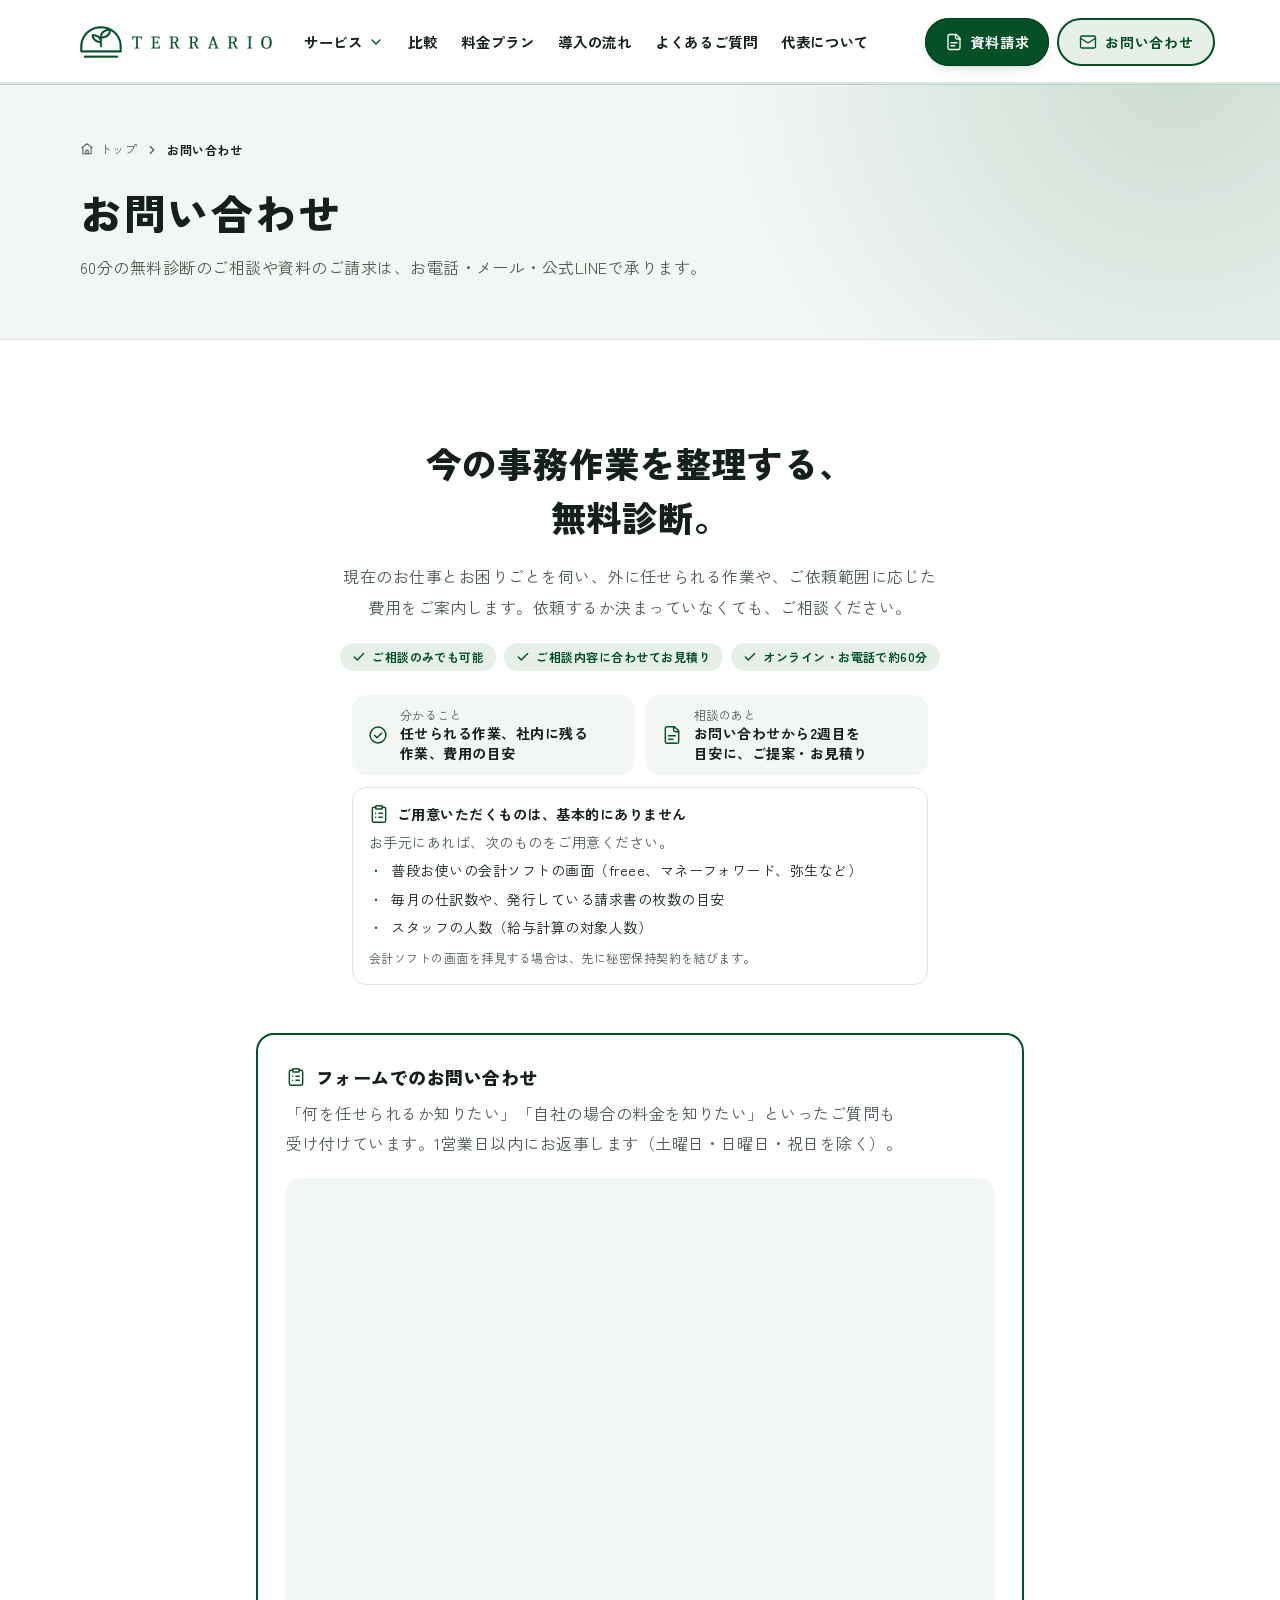
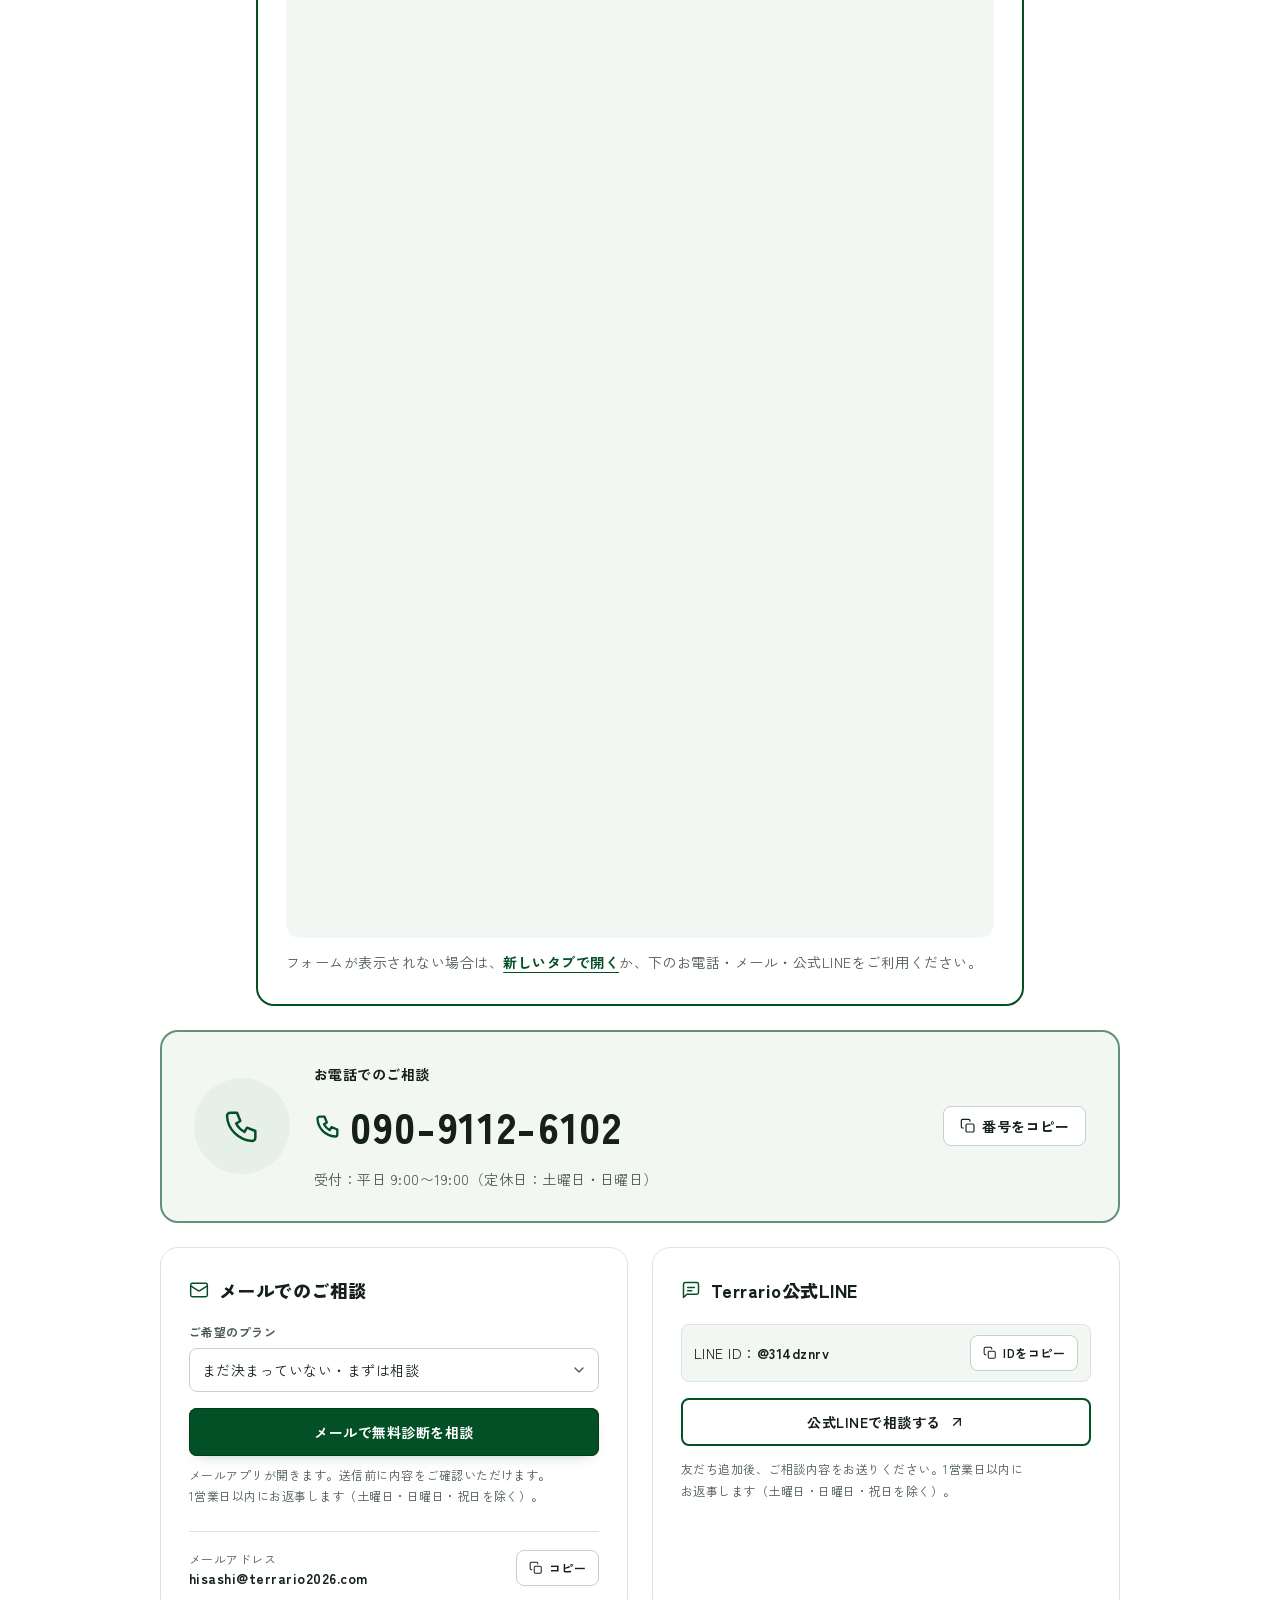
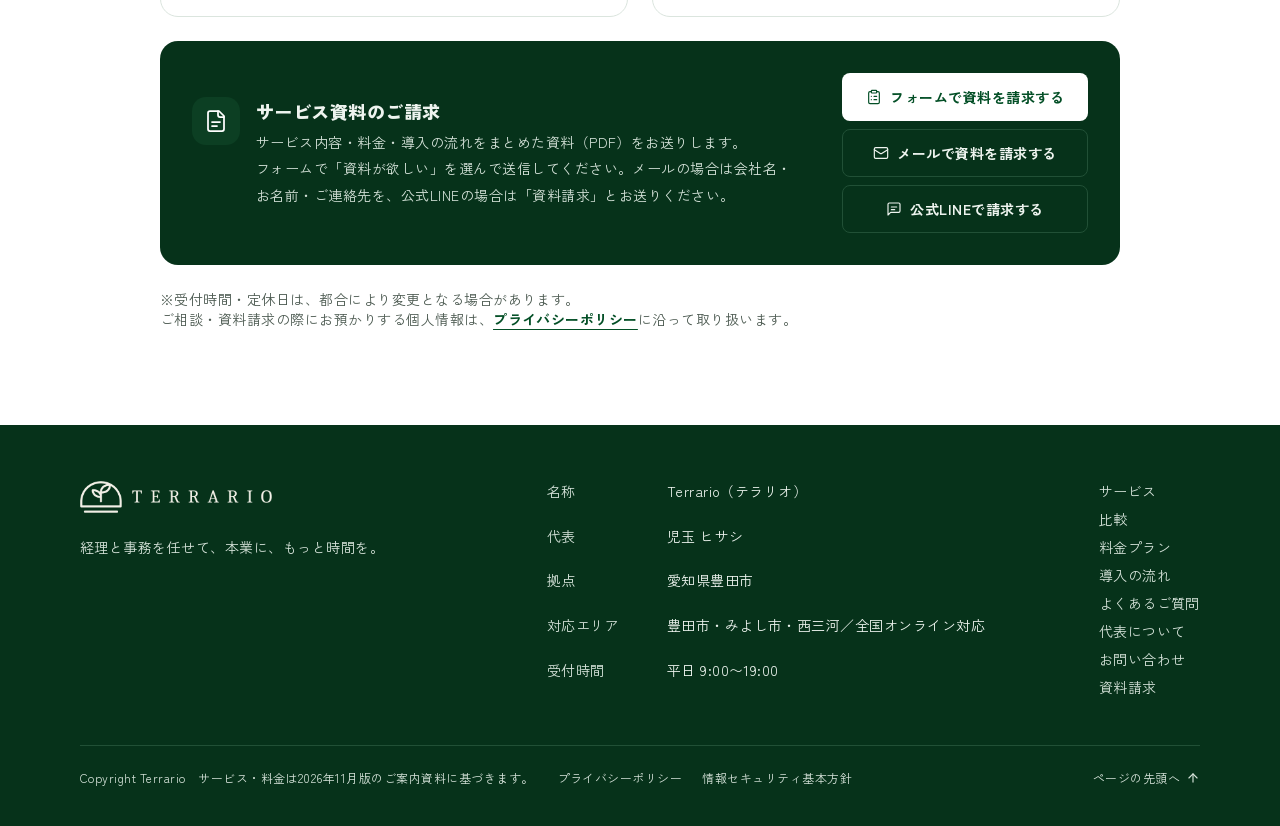
<file: contact/index.html>
<!doctype html>
<html lang="ja">
<head>
<meta charset="utf-8">
<meta name="viewport" content="width=device-width, initial-scale=1, viewport-fit=cover">
<script async src="https://www.googletagmanager.com/gtag/js?id=G-2XS1PBH4KW"></script>
<script>
  window.dataLayer = window.dataLayer || [];
  function gtag(){dataLayer.push(arguments);}
  gtag('js', new Date());
  gtag('config', 'G-2XS1PBH4KW');
</script>
<title>お問い合わせ｜Terrario（テラリオ）</title>
<meta name="description" content="Terrario（テラリオ）へのお問い合わせ。60分の無料診断のご相談やサービス資料のご請求は、お電話・メール・公式LINEで承ります。平日9:00〜19:00。">
<link rel="canonical" href="https://www.terrario2026.com/contact/">
<meta name="theme-color" content="#141311">
<meta property="og:type" content="website">
<meta property="og:site_name" content="Terrario（テラリオ）">
<meta property="og:title" content="お問い合わせ｜Terrario（テラリオ）">
<meta property="og:description" content="Terrario（テラリオ）へのお問い合わせ。60分の無料診断のご相談やサービス資料のご請求は、お電話・メール・公式LINEで承ります。平日9:00〜19:00。">
<meta property="og:url" content="https://www.terrario2026.com/contact/">
<meta property="og:image" content="https://www.terrario2026.com/assets/og-image.png">
<meta property="og:image:width" content="1200">
<meta property="og:image:height" content="630">
<meta property="og:locale" content="ja_JP">
<meta name="twitter:card" content="summary_large_image">
<link rel="icon" href="/favicon.ico" sizes="16x16 32x32 48x48" type="image/x-icon">
<link rel="icon" href="/favicon.png" sizes="192x192" type="image/png">
<link rel="apple-touch-icon" href="/apple-touch-icon.png" sizes="180x180">
<link rel="preconnect" href="https://fonts.googleapis.com">
<link rel="preconnect" href="https://fonts.gstatic.com" crossorigin>
<link rel="stylesheet" href="https://fonts.googleapis.com/css2?family=Zen+Kaku+Gothic+New:wght@400;500;700;900&display=swap">
<link rel="stylesheet" href="/assets/site/style.css?v=8cf432f8">
</head>
<body>
<svg width="0" height="0" class="absolute" aria-hidden="true" focusable="false">
  <defs>
    <symbol id="i-check" viewBox="0 0 24 24"><path d="M20 6 9 17l-5-5"/></symbol>
    <symbol id="i-check-circle" viewBox="0 0 24 24"><circle cx="12" cy="12" r="9.5"/><path d="m8 12.5 2.8 2.8L16.5 9.5"/></symbol>
    <symbol id="i-arrow-right" viewBox="0 0 24 24"><path d="M5 12h14"/><path d="m12 5 7 7-7 7"/></symbol>
    <symbol id="i-arrow-up" viewBox="0 0 24 24"><path d="M12 19V5"/><path d="m5 12 7-7 7 7"/></symbol>
    <symbol id="i-chevron" viewBox="0 0 24 24"><path d="m6 9 6 6 6-6"/></symbol>
    <symbol id="i-chevron-right" viewBox="0 0 24 24"><path d="m9 6 6 6-6 6"/></symbol>
    <symbol id="i-external" viewBox="0 0 24 24"><path d="M7 7h10v10"/><path d="M7 17 17 7"/></symbol>
    <symbol id="i-menu" viewBox="0 0 24 24"><path d="M4 7h16"/><path d="M4 12h16"/><path d="M4 17h16"/></symbol>
    <symbol id="i-x" viewBox="0 0 24 24"><path d="M18 6 6 18"/><path d="m6 6 12 12"/></symbol>
    <symbol id="i-plus" viewBox="0 0 24 24"><path d="M12 5v14"/><path d="M5 12h14"/></symbol>
    <symbol id="i-copy" viewBox="0 0 24 24"><rect x="9" y="9" width="12" height="12" rx="2"/><path d="M5 15H4a2 2 0 0 1-2-2V4a2 2 0 0 1 2-2h9a2 2 0 0 1 2 2v1"/></symbol>
    <symbol id="i-mail" viewBox="0 0 24 24"><rect x="2" y="4" width="20" height="16" rx="2"/><path d="m22 7-8.97 5.7a1.94 1.94 0 0 1-2.06 0L2 7"/></symbol>
    <symbol id="i-phone" viewBox="0 0 24 24"><path d="M5 4h4l2 5-2.5 1.5a11 11 0 0 0 5 5L15 13l5 2v4a2 2 0 0 1-2 2A16 16 0 0 1 3 6a2 2 0 0 1 2-2"/></symbol>
    <symbol id="i-chat" viewBox="0 0 24 24"><path d="M21 15a2 2 0 0 1-2 2H7l-4 4V5a2 2 0 0 1 2-2h14a2 2 0 0 1 2 2z"/><path d="M8 9h8"/><path d="M8 13h5"/></symbol>
    <symbol id="i-file" viewBox="0 0 24 24"><path d="M15 2H6a2 2 0 0 0-2 2v16a2 2 0 0 0 2 2h12a2 2 0 0 0 2-2V7z"/><path d="M14 2v4a2 2 0 0 0 2 2h4"/><path d="M8 13h8"/><path d="M8 17h5"/></symbol>
    <symbol id="i-book" viewBox="0 0 24 24"><path d="M2 4h6a4 4 0 0 1 4 4v13a3 3 0 0 0-3-3H2z"/><path d="M22 4h-6a4 4 0 0 0-4 4v13a3 3 0 0 1 3-3h7z"/></symbol>
    <symbol id="i-invoice" viewBox="0 0 24 24"><path d="M15 2H6a2 2 0 0 0-2 2v16a2 2 0 0 0 2 2h12a2 2 0 0 0 2-2V7z"/><path d="M14 2v4a2 2 0 0 0 2 2h4"/><path d="M8 13h8"/><path d="M8 17h5"/><path d="M8 9h2"/></symbol>
    <symbol id="i-wallet" viewBox="0 0 24 24"><path d="M19 7V4a1 1 0 0 0-1-1H5a2 2 0 0 0 0 4h15a1 1 0 0 1 1 1v4h-3a2 2 0 0 0 0 4h3a1 1 0 0 0 1-1v-2"/><path d="M3 5v14a2 2 0 0 0 2 2h15a1 1 0 0 0 1-1v-4"/></symbol>
    <symbol id="i-users" viewBox="0 0 24 24"><path d="M16 21v-2a4 4 0 0 0-4-4H6a4 4 0 0 0-4 4v2"/><circle cx="9" cy="7" r="4"/><path d="M22 21v-2a4 4 0 0 0-3-3.87"/><path d="M16 3.13a4 4 0 0 1 0 7.75"/></symbol>
    <symbol id="i-chart" viewBox="0 0 24 24"><path d="M3 3v18h18"/><path d="M18 17V9"/><path d="M13 17V5"/><path d="M8 17v-3"/></symbol>
    <symbol id="i-cycle" viewBox="0 0 24 24"><path d="M3 12a9 9 0 0 1 15-6.7L21 8"/><path d="M21 3v5h-5"/><path d="M21 12a9 9 0 0 1-15 6.7L3 16"/><path d="M8 16H3v5"/></symbol>
    <symbol id="i-phone-cam" viewBox="0 0 24 24"><rect x="6" y="2" width="12" height="20" rx="2"/><path d="M11 18h2"/></symbol>
    <symbol id="i-cloud" viewBox="0 0 24 24"><path d="M17.5 19H9a7 7 0 1 1 6.71-9h1.79a4.5 4.5 0 1 1 0 9z"/></symbol>
    <symbol id="i-user-check" viewBox="0 0 24 24"><path d="M16 21v-2a4 4 0 0 0-4-4H6a4 4 0 0 0-4 4v2"/><circle cx="9" cy="7" r="4"/><path d="m16 11 2 2 4-4"/></symbol>
    <symbol id="i-lock" viewBox="0 0 24 24"><rect x="3" y="11" width="18" height="11" rx="2"/><path d="M7 11V7a5 5 0 0 1 10 0v4"/></symbol>
    <symbol id="i-shield" viewBox="0 0 24 24"><path d="M12 22s8-4 8-10V5l-8-3-8 3v7c0 6 8 10 8 10"/><path d="m9 12 2 2 4-4"/></symbol>
    <symbol id="i-clock" viewBox="0 0 24 24"><circle cx="12" cy="12" r="9"/><path d="M12 7v5l3 2"/></symbol>
    <symbol id="i-pin" viewBox="0 0 24 24"><path d="M20 10c0 5-5.5 10.2-7.4 11.8a1 1 0 0 1-1.2 0C9.5 20.2 4 15 4 10a8 8 0 0 1 16 0"/><circle cx="12" cy="10" r="3"/></symbol>
    <symbol id="i-info" viewBox="0 0 24 24"><circle cx="12" cy="12" r="9"/><path d="M12 16v-4"/><path d="M12 8h.01"/></symbol>
    <symbol id="i-monitor" viewBox="0 0 24 24"><rect x="2" y="3" width="20" height="14" rx="2"/><path d="M8 21h8"/><path d="M12 17v4"/></symbol>
    <symbol id="i-card" viewBox="0 0 24 24"><rect x="2" y="5" width="20" height="14" rx="2"/><path d="M2 10h20"/></symbol>
    <symbol id="i-clipboard" viewBox="0 0 24 24"><rect x="8" y="2" width="8" height="4" rx="1"/><path d="M16 4h2a2 2 0 0 1 2 2v14a2 2 0 0 1-2 2H6a2 2 0 0 1-2-2V6a2 2 0 0 1 2-2h2"/><path d="M12 11h4"/><path d="M12 16h4"/><path d="M8 11h.01"/><path d="M8 16h.01"/></symbol>
    <symbol id="i-home" viewBox="0 0 24 24"><path d="m3 10 9-7 9 7"/><path d="M5 9v11h14V9"/><path d="M10 20v-6h4v6"/></symbol>
  </defs>
</svg>

<a href="#main" class="sr-only focus:not-sr-only focus:fixed focus:left-4 focus:top-4 focus:z-[90] focus:rounded-md focus:bg-white focus:px-4 focus:py-2 focus:text-sm">本文へ移動</a>

<!-- ======================= ヘッダー ======================= -->
<header id="site-header" class="site-header">
  <div class="wrap hdr-row">
    <a href="/" class="logo-plate flex shrink-0 items-center gap-2.5 py-1" aria-label="Terrario トップへ">
      <img src="/assets/site/img/logo-symbol.png" alt="" width="42" height="32" class="h-[30px] w-[40px] lg:h-8 lg:w-[42px]">
      <img src="/assets/site/img/logo-wordmark.png" alt="" width="140" height="13" class="h-3 w-[129px] lg:h-[13px] lg:w-[140px]">
    </a>
    <nav class="hdr-nav hidden items-center font-bold whitespace-nowrap md:flex" aria-label="ページ内">
      <div class="group relative">
        <button type="button" class="nav-item flex h-11 cursor-pointer items-center gap-1.5 transition-colors hover:text-gold-ink" aria-haspopup="true">サービス<svg class="size-4 text-gold-ink transition-transform duration-150 group-hover:rotate-180 group-focus-within:rotate-180" fill="none" stroke="currentColor" stroke-width="2" stroke-linecap="round" stroke-linejoin="round" aria-hidden="true"><use href="#i-chevron"/></svg></button>
        <div class="invisible absolute top-full left-1/2 z-10 w-[21rem] -translate-x-1/2 pt-3 opacity-0 transition duration-150 group-hover:visible group-hover:opacity-100 group-focus-within:visible group-focus-within:opacity-100">
          <div class="rounded-xl border bg-white p-2 shadow-[0_24px_50px_-24px_rgb(23_22_15/0.45)]">
            <a href="/service/" class="flex items-start gap-3 rounded-lg p-3 transition-colors hover:bg-surface">
              <span class="inline-flex size-9 shrink-0 items-center justify-center rounded-md bg-gold-soft text-gold-ink"><svg class="size-[18px]" fill="none" stroke="currentColor" stroke-width="1.75" stroke-linecap="round" stroke-linejoin="round" aria-hidden="true"><use href="#i-book"/></svg></span>
              <span><span class="block text-sm font-bold">サービス内容</span><span class="block text-xs font-medium leading-[1.7] text-muted-foreground">業務の内容と、プランごとの対応範囲</span></span>
            </a>
            <a href="/service/#features" class="flex items-start gap-3 rounded-lg p-3 transition-colors hover:bg-surface">
              <span class="inline-flex size-9 shrink-0 items-center justify-center rounded-md bg-gold-soft text-gold-ink"><svg class="size-[18px]" fill="none" stroke="currentColor" stroke-width="1.75" stroke-linecap="round" stroke-linejoin="round" aria-hidden="true"><use href="#i-cloud"/></svg></span>
              <span><span class="block text-sm font-bold">Terrarioの特徴</span><span class="block text-xs font-medium leading-[1.7] text-muted-foreground">ひとつの窓口、クラウドとAI、人の確認</span></span>
            </a>
            <a href="/service/#security" class="flex items-start gap-3 rounded-lg p-3 transition-colors hover:bg-surface">
              <span class="inline-flex size-9 shrink-0 items-center justify-center rounded-md bg-gold-soft text-gold-ink"><svg class="size-[18px]" fill="none" stroke="currentColor" stroke-width="1.75" stroke-linecap="round" stroke-linejoin="round" aria-hidden="true"><use href="#i-shield"/></svg></span>
              <span><span class="block text-sm font-bold">対応ソフト・情報の管理</span><span class="block text-xs font-medium leading-[1.7] text-muted-foreground">freee・マネーフォワード・弥生に対応</span></span>
            </a>
          </div>
        </div>
      </div>
      <a href="/compare/" class="nav-item inline-flex h-11 items-center transition-colors hover:text-gold-ink">比較</a>
      <a href="/price/" class="nav-item inline-flex h-11 items-center transition-colors hover:text-gold-ink">料金プラン</a>
      <a href="/flow/" class="nav-item inline-flex h-11 items-center transition-colors hover:text-gold-ink">導入の流れ</a>
      <a href="/faq/" class="nav-item inline-flex h-11 items-center transition-colors hover:text-gold-ink">よくあるご質問</a>
      <a href="/representative/" class="nav-item inline-flex h-11 items-center transition-colors hover:text-gold-ink">代表について</a>
    </nav>
    <div class="hdr-actions ml-auto flex items-center gap-2 whitespace-nowrap">
      <a href="/contact/#form-request" class="btn-gold hidden h-10 items-center gap-2 rounded-full px-4 text-[0.8125rem] font-bold sm:inline-flex md:h-11 md:px-6 md:text-sm"><svg class="size-[18px]" fill="none" stroke="currentColor" stroke-width="1.75" stroke-linecap="round" stroke-linejoin="round" aria-hidden="true"><use href="#i-file"/></svg>資料請求</a>
      <a href="/contact/" aria-current="page" aria-label="お問い合わせ" class="inline-flex size-10 items-center justify-center gap-1.5 rounded-full border-2 border-gold bg-white text-xs font-bold text-gold-ink transition-colors hover:bg-gold-soft min-[400px]:w-auto min-[400px]:px-3 sm:px-4 sm:text-sm md:h-11 md:gap-2 md:px-6"><svg class="size-[18px] shrink-0" fill="none" stroke="currentColor" stroke-width="1.75" stroke-linecap="round" stroke-linejoin="round" aria-hidden="true"><use href="#i-mail"/></svg><span class="hidden min-[400px]:inline">お問い合わせ</span></a>
      <button type="button" id="menu-open" class="-mr-2 inline-flex size-10 cursor-pointer items-center justify-center rounded-md hover:bg-surface md:hidden" aria-label="メニューを開く" aria-expanded="false" aria-controls="menu-sheet">
        <span class="menu-icon-open"><svg class="size-5" fill="none" stroke="currentColor" stroke-width="1.75" stroke-linecap="round" stroke-linejoin="round" aria-hidden="true"><use href="#i-menu"/></svg></span><span class="menu-icon-close hidden"><svg class="size-5" fill="none" stroke="currentColor" stroke-width="1.75" stroke-linecap="round" stroke-linejoin="round" aria-hidden="true"><use href="#i-x"/></svg></span>
      </button>
    </div>
  </div>

  <!-- スマホ：ヘッダーの真下に開くメニュー -->
  <div id="menu-sheet" class="menu-panel absolute inset-x-0 top-full border-b bg-white shadow-[0_24px_40px_-24px_rgb(23_22_15/0.4)] md:hidden" hidden>
    <nav class="wrap pt-2 pb-5" aria-label="メニュー">
      <p class="py-3 font-bold">サービス</p>
      <div class="mb-2 space-y-0.5">
        <a href="/service/" class="flex items-center gap-3 rounded-md py-2.5 pl-3 text-sm font-medium text-muted-foreground hover:bg-surface"><svg class="size-4 text-gold-ink" fill="none" stroke="currentColor" stroke-width="1.75" stroke-linecap="round" stroke-linejoin="round" aria-hidden="true"><use href="#i-book"/></svg>サービス内容</a>
        <a href="/service/#features" class="flex items-center gap-3 rounded-md py-2.5 pl-3 text-sm font-medium text-muted-foreground hover:bg-surface"><svg class="size-4 text-gold-ink" fill="none" stroke="currentColor" stroke-width="1.75" stroke-linecap="round" stroke-linejoin="round" aria-hidden="true"><use href="#i-cloud"/></svg>Terrarioの特徴</a>
        <a href="/service/#security" class="flex items-center gap-3 rounded-md py-2.5 pl-3 text-sm font-medium text-muted-foreground hover:bg-surface"><svg class="size-4 text-gold-ink" fill="none" stroke="currentColor" stroke-width="1.75" stroke-linecap="round" stroke-linejoin="round" aria-hidden="true"><use href="#i-shield"/></svg>対応ソフト・情報の管理</a>
      </div>
        <a href="/compare/" class="flex items-center justify-between border-t py-3.5 font-bold">比較<svg class="size-4 text-gold-ink" fill="none" stroke="currentColor" stroke-width="2" stroke-linecap="round" stroke-linejoin="round" aria-hidden="true"><use href="#i-chevron-right"/></svg></a>
        <a href="/price/" class="flex items-center justify-between border-t py-3.5 font-bold">料金プラン<svg class="size-4 text-gold-ink" fill="none" stroke="currentColor" stroke-width="2" stroke-linecap="round" stroke-linejoin="round" aria-hidden="true"><use href="#i-chevron-right"/></svg></a>
        <a href="/flow/" class="flex items-center justify-between border-t py-3.5 font-bold">導入の流れ<svg class="size-4 text-gold-ink" fill="none" stroke="currentColor" stroke-width="2" stroke-linecap="round" stroke-linejoin="round" aria-hidden="true"><use href="#i-chevron-right"/></svg></a>
        <a href="/faq/" class="flex items-center justify-between border-t py-3.5 font-bold">よくあるご質問<svg class="size-4 text-gold-ink" fill="none" stroke="currentColor" stroke-width="2" stroke-linecap="round" stroke-linejoin="round" aria-hidden="true"><use href="#i-chevron-right"/></svg></a>
        <a href="/representative/" class="flex items-center justify-between border-t py-3.5 font-bold">代表について<svg class="size-4 text-gold-ink" fill="none" stroke="currentColor" stroke-width="2" stroke-linecap="round" stroke-linejoin="round" aria-hidden="true"><use href="#i-chevron-right"/></svg></a>
      <div class="mt-3 grid grid-cols-2 gap-2 border-t pt-4">
        <a href="/contact/#form-request" class="btn-gold inline-flex h-12 items-center justify-center gap-2 rounded-full text-sm font-bold"><svg class="size-4" fill="none" stroke="currentColor" stroke-width="1.75" stroke-linecap="round" stroke-linejoin="round" aria-hidden="true"><use href="#i-file"/></svg>資料請求</a>
        <a href="/contact/" class="inline-flex h-12 items-center justify-center gap-2 rounded-full border-2 border-gold text-sm font-bold text-gold-ink"><svg class="size-4" fill="none" stroke="currentColor" stroke-width="1.75" stroke-linecap="round" stroke-linejoin="round" aria-hidden="true"><use href="#i-mail"/></svg>お問い合わせ</a>
      </div>
      <p class="num mt-4 text-center text-sm"><span class="font-bold">090-9112-6102</span><span class="ml-2 text-xs text-muted-foreground">平日 9:00〜19:00</span></p>
    </nav>
  </div>
  <div class="hdr-progress" aria-hidden="true"><span id="hdr-progress-bar"></span></div>
</header>
<div id="page-top" class="hdr-spacer" aria-hidden="true"></div>
<div id="menu-overlay" class="fixed inset-0 z-40 bg-black/30 md:hidden" hidden></div>

<main id="main">

<section class="page-hero border-b" aria-labelledby="page-title">
  <div class="wrap py-10 sm:py-14">
    <nav aria-label="パンくずリスト">
      <ol class="flex flex-wrap items-center gap-2 text-xs text-muted-foreground">
        <li><a href="/" class="inline-flex items-center gap-1.5 hover:text-gold-ink"><svg class="size-3.5" fill="none" stroke="currentColor" stroke-width="1.75" stroke-linecap="round" stroke-linejoin="round" aria-hidden="true"><use href="#i-home"/></svg>トップ</a></li>
        <li aria-hidden="true"><svg class="size-3.5" fill="none" stroke="currentColor" stroke-width="2" stroke-linecap="round" stroke-linejoin="round"><use href="#i-chevron-right"/></svg></li>
        <li><span aria-current="page" class="font-bold text-foreground">お問い合わせ</span></li>
      </ol>
    </nav>
    <h1 id="page-title" class="mt-6 text-[1.75rem] font-black leading-[1.4] tracking-[0.04em] sm:text-[2.6rem]">お問い合わせ</h1>
    <p class="mt-3 max-w-[42rem] text-muted-foreground">60分の無料診断のご相談や資料のご請求は、お電話・メール・公式LINEで承ります。</p>
  </div>
</section>
<!-- ======================= お問い合わせ ======================= -->
<section id="contact" class="py-20 sm:py-24" aria-labelledby="contact-title">
  <div class="wrap">
    <div class="text-center">
      <h2 id="contact-title" class=" text-[1.6rem] font-black leading-[1.55] sm:text-[2.2rem]">今の事務作業を整理する、<br>無料診断。</h2>
      <p class="mx-auto mt-4 max-w-[38rem] leading-[1.95] text-muted-foreground">現在のお仕事とお困りごとを伺い、外に任せられる作業や、ご依頼範囲に応じた費用をご案内します。依頼するか決まっていなくても、ご相談ください。</p>
      <ul class="mt-5 flex flex-wrap justify-center gap-2 text-xs font-bold">
        <li class="inline-flex items-center gap-1.5 rounded-full bg-gold-soft px-3 py-1.5 text-gold-ink"><svg class="size-3.5" fill="none" stroke="currentColor" stroke-width="2.4" stroke-linecap="round" stroke-linejoin="round" aria-hidden="true"><use href="#i-check"/></svg>ご相談のみでも可能</li>
        <li class="inline-flex items-center gap-1.5 rounded-full bg-gold-soft px-3 py-1.5 text-gold-ink"><svg class="size-3.5" fill="none" stroke="currentColor" stroke-width="2.4" stroke-linecap="round" stroke-linejoin="round" aria-hidden="true"><use href="#i-check"/></svg>ご相談内容に合わせてお見積り</li>
        <li class="inline-flex items-center gap-1.5 rounded-full bg-gold-soft px-3 py-1.5 text-gold-ink"><svg class="size-3.5" fill="none" stroke="currentColor" stroke-width="2.4" stroke-linecap="round" stroke-linejoin="round" aria-hidden="true"><use href="#i-check"/></svg>オンライン・お電話で約60分</li>
      </ul>
      <div class="mx-auto mt-6 max-w-[36rem] text-left">
      <dl class="grid gap-3 text-sm sm:grid-cols-2">
        <div class="flex items-center gap-3 rounded-xl bg-surface px-4 py-3"><svg class="size-5 shrink-0 text-gold-ink" fill="none" stroke="currentColor" stroke-width="1.75" stroke-linecap="round" stroke-linejoin="round" aria-hidden="true"><use href="#i-check-circle"/></svg><div><dt class="text-xs text-muted-foreground">分かること</dt><dd class="font-bold">任せられる作業、社内に残る作業、費用の目安</dd></div></div>
        <div class="flex items-center gap-3 rounded-xl bg-surface px-4 py-3"><svg class="size-5 shrink-0 text-gold-ink" fill="none" stroke="currentColor" stroke-width="1.75" stroke-linecap="round" stroke-linejoin="round" aria-hidden="true"><use href="#i-file"/></svg><div><dt class="text-xs text-muted-foreground">相談のあと</dt><dd class="font-bold">お問い合わせから2週目を目安に、ご提案・お見積り</dd></div></div>
      </dl>
      <div class="mt-3 rounded-xl border bg-white px-4 py-4 text-sm">
        <p class="flex items-center gap-2 font-bold"><svg class="size-5 shrink-0 text-gold-ink" fill="none" stroke="currentColor" stroke-width="1.75" stroke-linecap="round" stroke-linejoin="round" aria-hidden="true"><use href="#i-clipboard"/></svg>ご用意いただくものは、基本的にありません</p>
        <p class="mt-2 text-muted-foreground">お手元にあれば、次のものをご用意ください。</p>
        <ul class="mt-1.5 space-y-1 leading-[1.75]">
          <li class="flex gap-2"><span class="text-gold-ink" aria-hidden="true">・</span>普段お使いの会計ソフトの画面（freee、マネーフォワード、弥生など）</li>
          <li class="flex gap-2"><span class="text-gold-ink" aria-hidden="true">・</span>毎月の仕訳数や、発行している請求書の枚数の目安</li>
          <li class="flex gap-2"><span class="text-gold-ink" aria-hidden="true">・</span>スタッフの人数（給与計算の対象人数）</li>
        </ul>
        <p class="mt-2 text-xs leading-[1.7] text-muted-foreground">会計ソフトの画面を拝見する場合は、先に秘密保持契約を結びます。</p>
      </div>
      </div>
    </div>

    <!-- フォーム（Googleフォーム）。資料請求ボタンから来たときは「資料が欲しい」を選んだ状態で開く -->
    <div id="form" class="mx-auto mt-12 max-w-[48rem]">
      <span id="form-request" class="block" aria-hidden="true"></span>
      <div class="rounded-2xl border-2 border-gold bg-white p-5 sm:p-7">
        <p class="flex items-center gap-2.5 text-lg font-black"><svg class="size-5 text-gold-ink" fill="none" stroke="currentColor" stroke-width="1.75" stroke-linecap="round" stroke-linejoin="round" aria-hidden="true"><use href="#i-clipboard"/></svg>フォームでのお問い合わせ</p>
        <p class="mt-2 leading-[1.85] text-muted-foreground">「何を任せられるか知りたい」「自社の場合の料金を知りたい」といったご質問も受け付けています。1営業日以内にお返事します（土曜日・日曜日・祝日を除く）。</p>
        <div class="mt-5 overflow-hidden rounded-xl bg-surface">
          <iframe id="contact-form" src="https://docs.google.com/forms/d/e/1FAIpQLSeS1XkYdbJNS36jARbiQ2s-arTFvuqXmgC98lWIfinTHdKzsA/viewform?embedded=true" data-src="https://docs.google.com/forms/d/e/1FAIpQLSeS1XkYdbJNS36jARbiQ2s-arTFvuqXmgC98lWIfinTHdKzsA/viewform?embedded=true" data-request-src="https://docs.google.com/forms/d/e/1FAIpQLSeS1XkYdbJNS36jARbiQ2s-arTFvuqXmgC98lWIfinTHdKzsA/viewform?embedded=true&amp;usp=pp_url&amp;entry.1822353076=%E8%B3%87%E6%96%99%E3%81%8C%E6%AC%B2%E3%81%97%E3%81%84" title="Terrario お問い合わせフォーム" class="block h-[1580px] w-full sm:h-[1360px]">読み込んでいます…</iframe>
        </div>
        <p class="mt-3 text-sm leading-[1.8] text-muted-foreground">フォームが表示されない場合は、<a href="https://docs.google.com/forms/d/e/1FAIpQLSeS1XkYdbJNS36jARbiQ2s-arTFvuqXmgC98lWIfinTHdKzsA/viewform" target="_blank" rel="noopener" class="font-bold text-gold-ink underline underline-offset-4">新しいタブで開く</a>か、下のお電話・メール・公式LINEをご利用ください。</p>
      </div>
    </div>

    <!-- 電話（大きく） -->
    <div class="mx-auto mt-6 grid max-w-[60rem] items-center gap-6 rounded-2xl border-2 border-gold/60 bg-surface p-6 sm:p-8 md:grid-cols-[auto_minmax(0,1fr)_auto]">
      <span class="mx-auto inline-flex size-24 items-center justify-center rounded-full bg-gold-soft text-gold-ink md:mx-0"><svg class="size-10" fill="none" stroke="currentColor" stroke-width="1.5" stroke-linecap="round" stroke-linejoin="round" aria-hidden="true"><use href="#i-phone"/></svg></span>
      <div class="text-center md:text-left">
        <p class="text-sm font-bold">お電話でのご相談</p>
        <a href="tel:09091126102" class="num mt-1 inline-flex items-center gap-2 text-[2.1rem] font-black tracking-[0.04em] text-foreground select-all sm:text-[2.6rem]"><svg class="size-7 text-gold-ink" fill="none" stroke="currentColor" stroke-width="2" stroke-linecap="round" stroke-linejoin="round" aria-hidden="true"><use href="#i-phone"/></svg>090-9112-6102</a>
        <p class="mt-1 text-sm text-muted-foreground">受付：平日 9:00〜19:00（定休日：土曜日・日曜日）</p>
      </div>
      <button type="button" data-copy="090-9112-6102" data-label="電話番号" class="mx-auto inline-flex h-10 cursor-pointer items-center gap-1.5 rounded-md border border-input bg-white px-4 text-sm font-bold hover:bg-muted md:mx-0"><svg class="size-4" fill="none" stroke="currentColor" stroke-width="1.75" stroke-linecap="round" stroke-linejoin="round" aria-hidden="true"><use href="#i-copy"/></svg>番号をコピー</button>
    </div>

    <div class="mx-auto mt-6 grid max-w-[60rem] gap-6 md:grid-cols-2">
      <div id="mail" class="flex min-w-0 flex-col rounded-2xl border bg-white p-6 sm:p-7">
        <p class="flex items-center gap-2.5 text-lg font-black"><svg class="size-5 text-gold-ink" fill="none" stroke="currentColor" stroke-width="1.75" stroke-linecap="round" stroke-linejoin="round" aria-hidden="true"><use href="#i-mail"/></svg>メールでのご相談</p>
        <label for="plan-select" class="mt-5 text-xs font-bold text-muted-foreground">ご希望のプラン</label>
        <div class="relative mt-2">
          <select id="plan-select" class="h-11 w-full cursor-pointer appearance-none rounded-md border border-input bg-white px-3 pr-10 text-sm">
            <option>まだ決まっていない・まずは相談</option>
            <option>ライト</option>
            <option>スタンダード</option>
            <option>プレミアム</option>
            <option>スポットのご依頼</option>
          </select>
          <svg class="pointer-events-none absolute top-1/2 right-3 size-4 -translate-y-1/2 text-muted-foreground" fill="none" stroke="currentColor" stroke-width="2" stroke-linecap="round" stroke-linejoin="round" aria-hidden="true"><use href="#i-chevron"/></svg>
        </div>
        <a id="mail-link" href="mailto:hisashi@terrario2026.com?subject=Terrario%E7%84%A1%E6%96%99%E8%A8%BA%E6%96%AD%E3%81%AE%E7%9B%B8%E8%AB%87" class="btn-gold mt-4 inline-flex h-12 items-center justify-center gap-2 rounded-md text-sm font-bold">メールで無料診断を相談</a>
        <p class="mt-2 mb-6 text-xs leading-[1.8] text-muted-foreground">メールアプリが開きます。送信前に内容をご確認いただけます。<br>1営業日以内にお返事します（土曜日・日曜日・祝日を除く）。</p>
        <div class="mt-auto flex items-center justify-between gap-2 border-t pt-4">
          <span class="min-w-0 text-sm"><span class="text-xs text-muted-foreground">メールアドレス</span><br><span class="select-all font-bold [overflow-wrap:anywhere]">hisashi@terrario2026.com</span></span>
          <button type="button" data-copy="hisashi@terrario2026.com" data-label="メールアドレス" class="inline-flex h-9 shrink-0 cursor-pointer items-center gap-1.5 rounded-md border border-input px-3 text-xs font-bold hover:bg-muted"><svg class="size-3.5" fill="none" stroke="currentColor" stroke-width="1.75" stroke-linecap="round" stroke-linejoin="round" aria-hidden="true"><use href="#i-copy"/></svg>コピー</button>
        </div>
      </div>

      <div class="flex min-w-0 flex-col rounded-2xl border bg-white p-6 sm:p-7">
        <p class="flex items-center gap-2.5 text-lg font-black"><svg class="size-5 text-gold-ink" fill="none" stroke="currentColor" stroke-width="1.75" stroke-linecap="round" stroke-linejoin="round" aria-hidden="true"><use href="#i-chat"/></svg>Terrario公式LINE</p>
        <div class="mt-5 flex items-center justify-between gap-2 rounded-md border bg-surface px-3 py-2.5">
          <span class="text-sm">LINE ID：<span class="select-all font-bold">@314dznrv</span></span>
          <button type="button" data-copy="@314dznrv" data-label="LINE ID" class="inline-flex h-9 shrink-0 cursor-pointer items-center gap-1.5 rounded-md border border-input bg-white px-3 text-xs font-bold hover:bg-muted"><svg class="size-3.5" fill="none" stroke="currentColor" stroke-width="1.75" stroke-linecap="round" stroke-linejoin="round" aria-hidden="true"><use href="#i-copy"/></svg>IDをコピー</button>
        </div>
        <a href="https://lin.ee/r31b6uB" target="_blank" rel="noopener" class="mt-4 inline-flex h-12 items-center justify-center gap-2 rounded-md border-2 border-gold text-sm font-bold transition-colors hover:bg-gold-soft">公式LINEで相談する<svg class="size-4" fill="none" stroke="currentColor" stroke-width="2" stroke-linecap="round" stroke-linejoin="round" aria-hidden="true"><use href="#i-external"/></svg></a>
        <p class="mt-3 text-xs leading-[1.9] text-muted-foreground">友だち追加後、ご相談内容をお送りください。1営業日以内にお返事します（土曜日・日曜日・祝日を除く）。</p>
      </div>
    </div>

    <div id="request" class="mx-auto mt-6 grid max-w-[60rem] items-center gap-6 rounded-2xl bg-night p-6 text-night-foreground sm:p-8 md:grid-cols-[minmax(0,1fr)_auto]">
      <div class="flex items-start gap-4">
        <span class="inline-flex size-12 shrink-0 items-center justify-center rounded-xl bg-night-card text-night-gold"><svg class="size-6" fill="none" stroke="currentColor" stroke-width="1.75" stroke-linecap="round" stroke-linejoin="round" aria-hidden="true"><use href="#i-file"/></svg></span>
        <div class="min-w-0">
          <p class="text-lg font-black">サービス資料のご請求</p>
          <p class="mt-1 text-sm leading-[1.9] text-night-muted">サービス内容・料金・導入の流れをまとめた資料（PDF）をお送りします。フォームで「資料が欲しい」を選んで送信してください。メールの場合は会社名・お名前・ご連絡先を、公式LINEの場合は「資料請求」とお送りください。</p>
        </div>
      </div>
      <div class="flex flex-col gap-2 sm:flex-row md:flex-col">
        <a href="#form-request" class="btn-gold inline-flex h-12 items-center justify-center gap-2 rounded-md px-6 text-sm font-bold"><svg class="size-4" fill="none" stroke="currentColor" stroke-width="1.75" stroke-linecap="round" stroke-linejoin="round" aria-hidden="true"><use href="#i-clipboard"/></svg>フォームで資料を請求する</a>
        <a href="mailto:hisashi@terrario2026.com?subject=%E3%82%B5%E3%83%BC%E3%83%93%E3%82%B9%E8%B3%87%E6%96%99%E3%81%AE%E8%AB%8B%E6%B1%82&amp;body=%E4%BC%9A%E7%A4%BE%E5%90%8D%EF%BC%9A%0A%E3%81%8A%E5%90%8D%E5%89%8D%EF%BC%9A%0A%E3%81%94%E9%80%A3%E7%B5%A1%E5%85%88%EF%BC%88%E3%83%A1%E3%83%BC%E3%83%AB%E3%82%A2%E3%83%89%E3%83%AC%E3%82%B9%E3%81%BE%E3%81%9F%E3%81%AF%E9%9B%BB%E8%A9%B1%E7%95%AA%E5%8F%B7%EF%BC%89%EF%BC%9A%0A%E5%BE%93%E6%A5%AD%E5%93%A1%E6%95%B0%EF%BC%88%E4%BB%BB%E6%84%8F%EF%BC%89%EF%BC%9A%0A" class="inline-flex h-12 items-center justify-center gap-2 rounded-md border border-night-border px-6 text-sm font-bold transition-colors hover:bg-night-foreground/5"><svg class="size-4" fill="none" stroke="currentColor" stroke-width="1.75" stroke-linecap="round" stroke-linejoin="round" aria-hidden="true"><use href="#i-mail"/></svg>メールで資料を請求する</a>
        <a href="https://lin.ee/r31b6uB" target="_blank" rel="noopener" class="inline-flex h-12 items-center justify-center gap-2 rounded-md border border-night-border px-6 text-sm font-bold transition-colors hover:bg-night-foreground/5"><svg class="size-4" fill="none" stroke="currentColor" stroke-width="1.75" stroke-linecap="round" stroke-linejoin="round" aria-hidden="true"><use href="#i-chat"/></svg>公式LINEで請求する</a>
      </div>
    </div>

    <div class="mx-auto mt-6 max-w-[60rem] text-sm text-muted-foreground">
      <p>※受付時間・定休日は、都合により変更となる場合があります。<br>ご相談・資料請求の際にお預かりする個人情報は、<a href="/privacy/" class="font-bold text-gold-ink underline underline-offset-4">プライバシーポリシー</a>に沿って取り扱います。</p>
    </div>
  </div>
</section>

</main>

<!-- ======================= フッター ======================= -->
<footer class="bg-night pb-28 text-night-foreground md:pb-10">
  <div class="wrap pt-14">
    <div class="grid gap-10 md:grid-cols-[minmax(0,1fr)_minmax(0,1.2fr)_auto]">
      <div>
        <a href="/" class="inline-flex items-center gap-2.5" aria-label="Terrario トップへ">
          <img src="/assets/site/img/logo-symbol-light.png" alt="" width="42" height="32" class="h-8 w-[42px]">
          <img src="/assets/site/img/logo-wordmark-light.png" alt="" width="140" height="13" class="h-[13px] w-[140px]">
        </a>
        <p class="mt-4 text-sm text-night-muted">経理と事務を任せて、本業に、もっと時間を。</p>
      </div>
      <dl class="grid grid-cols-[6.5rem_1fr] gap-x-4 gap-y-2 text-sm">
        <dt class="text-night-muted">名称</dt><dd>Terrario（テラリオ）</dd>
        <dt class="text-night-muted">代表</dt><dd>児玉 ヒサシ</dd>
        <dt class="text-night-muted">拠点</dt><dd>愛知県豊田市</dd>
        <dt class="text-night-muted">対応エリア</dt><dd>豊田市・みよし市・西三河／全国オンライン対応</dd>
        <dt class="text-night-muted">受付時間</dt><dd>平日 9:00〜19:00</dd>
      </dl>
      <nav class="grid grid-cols-2 gap-x-8 gap-y-2 text-sm text-night-muted md:grid-cols-1" aria-label="フッター">
        <a href="/service/" class="hover:text-night-foreground">サービス</a>
        <a href="/compare/" class="hover:text-night-foreground">比較</a>
        <a href="/price/" class="hover:text-night-foreground">料金プラン</a>
        <a href="/flow/" class="hover:text-night-foreground">導入の流れ</a>
        <a href="/faq/" class="hover:text-night-foreground">よくあるご質問</a>
        <a href="/representative/" class="hover:text-night-foreground">代表について</a>
        <a href="/contact/" class="hover:text-night-foreground">お問い合わせ</a>
        <a href="/contact/#form-request" class="hover:text-night-foreground">資料請求</a>
      </nav>
    </div>
    <div class="mt-12 flex flex-col gap-3 border-t border-night-border pt-6 text-xs text-night-muted sm:flex-row sm:items-center sm:justify-between">
      <div class="flex flex-col gap-2 sm:flex-row sm:flex-wrap sm:items-center sm:gap-x-6">
        <p>Copyright Terrario　サービス・料金は2026年11月版のご案内資料に基づきます。</p>
        <nav class="flex flex-wrap gap-x-5 gap-y-1" aria-label="規程">
          <a href="/privacy/" class="underline-offset-4 hover:text-night-foreground hover:underline">プライバシーポリシー</a>
          <a href="/security/" class="underline-offset-4 hover:text-night-foreground hover:underline">情報セキュリティ基本方針</a>
        </nav>
      </div>
      <a href="#page-top" class="inline-flex items-center gap-1.5 hover:text-night-foreground">ページの先頭へ<svg class="size-3.5" fill="none" stroke="currentColor" stroke-width="2" stroke-linecap="round" stroke-linejoin="round" aria-hidden="true"><use href="#i-arrow-up"/></svg></a>
    </div>
  </div>
</footer>


<div id="toast" role="status" aria-live="polite" class="fixed bottom-24 left-1/2 z-[80] -translate-x-1/2 rounded-md bg-night px-4 py-3 text-sm text-night-foreground shadow-lg md:bottom-8" hidden></div>

<script src="/assets/site/main.js?v=0d7ab9db" defer></script>
</body>
</html>
</file>
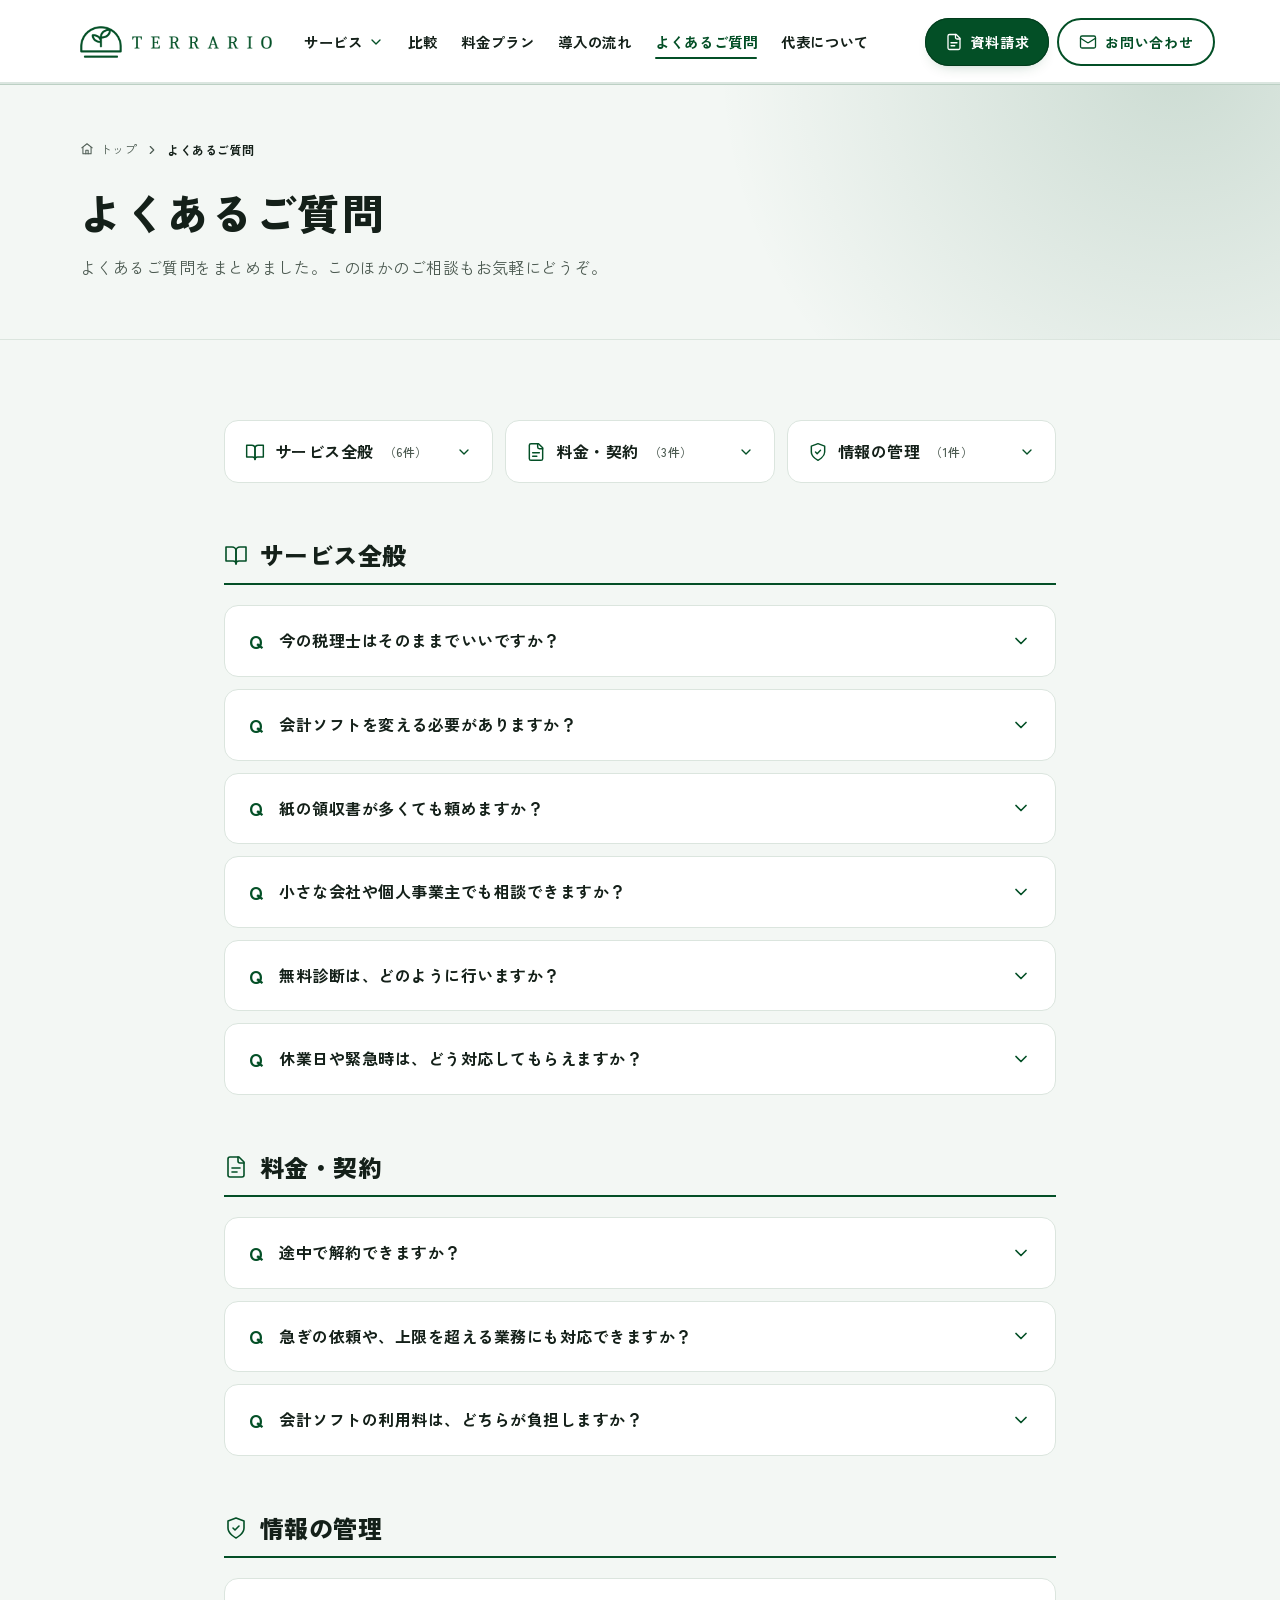
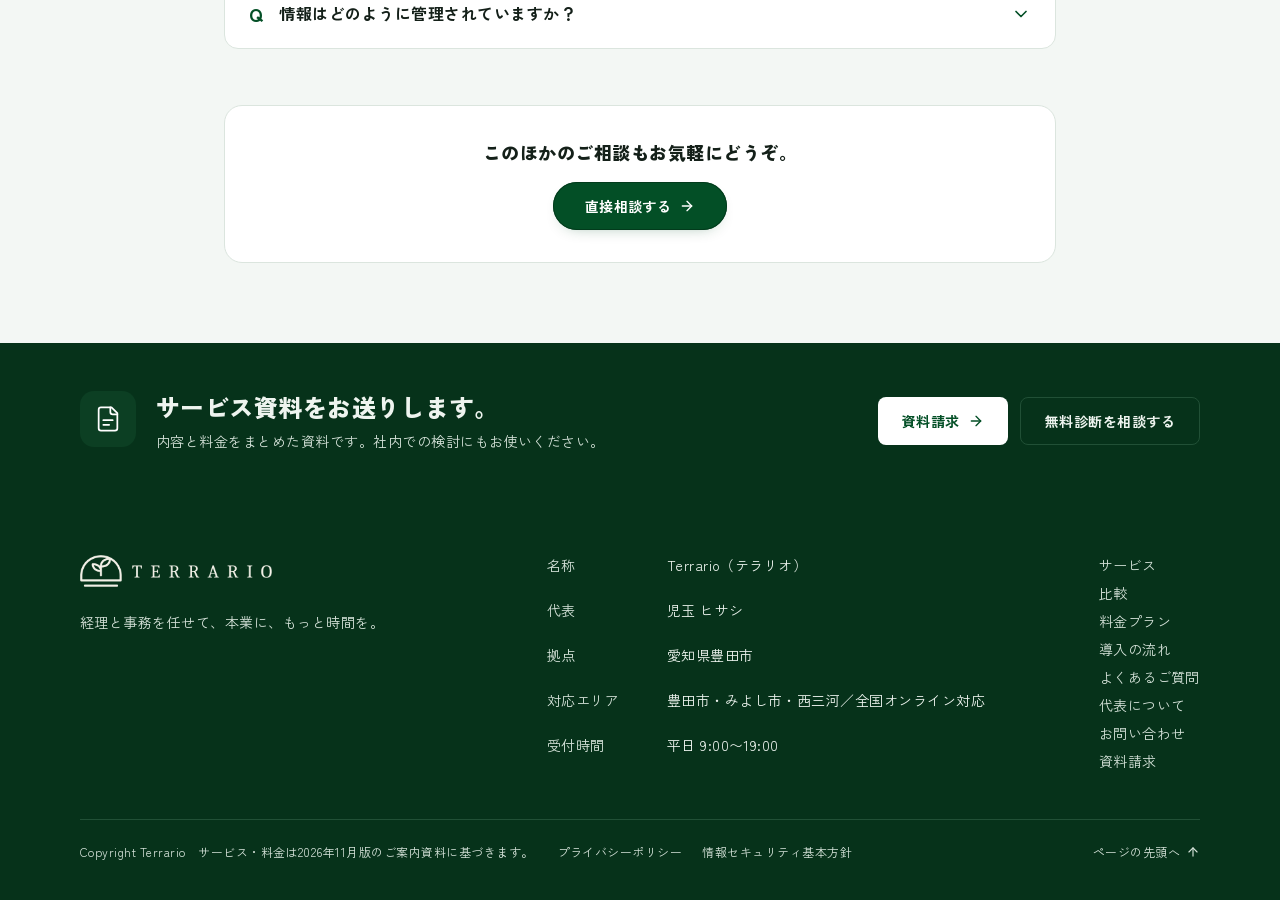
<file: faq/index.html>
<!doctype html>
<html lang="ja">
<head>
<meta charset="utf-8">
<meta name="viewport" content="width=device-width, initial-scale=1, viewport-fit=cover">
<script async src="https://www.googletagmanager.com/gtag/js?id=G-2XS1PBH4KW"></script>
<script>
  window.dataLayer = window.dataLayer || [];
  function gtag(){dataLayer.push(arguments);}
  gtag('js', new Date());
  gtag('config', 'G-2XS1PBH4KW');
</script>
<title>よくあるご質問｜Terrario（テラリオ）</title>
<meta name="description" content="今の税理士との関係、会計ソフト、紙の領収書、解約、情報の管理など、Terrarioの経理・事務代行についてよくあるご質問にお答えします。">
<link rel="canonical" href="https://www.terrario2026.com/faq/">
<meta name="theme-color" content="#141311">
<meta property="og:type" content="website">
<meta property="og:site_name" content="Terrario（テラリオ）">
<meta property="og:title" content="よくあるご質問｜Terrario（テラリオ）">
<meta property="og:description" content="今の税理士との関係、会計ソフト、紙の領収書、解約、情報の管理など、Terrarioの経理・事務代行についてよくあるご質問にお答えします。">
<meta property="og:url" content="https://www.terrario2026.com/faq/">
<meta property="og:image" content="https://www.terrario2026.com/assets/og-image.png">
<meta property="og:image:width" content="1200">
<meta property="og:image:height" content="630">
<meta property="og:locale" content="ja_JP">
<meta name="twitter:card" content="summary_large_image">
<link rel="icon" href="/favicon.ico" sizes="16x16 32x32 48x48" type="image/x-icon">
<link rel="icon" href="/favicon.png" sizes="192x192" type="image/png">
<link rel="apple-touch-icon" href="/apple-touch-icon.png" sizes="180x180">
<link rel="preconnect" href="https://fonts.googleapis.com">
<link rel="preconnect" href="https://fonts.gstatic.com" crossorigin>
<link rel="stylesheet" href="https://fonts.googleapis.com/css2?family=Zen+Kaku+Gothic+New:wght@400;500;700;900&display=swap">
<link rel="stylesheet" href="/assets/site/style.css?v=8cf432f8">
</head>
<body>
<svg width="0" height="0" class="absolute" aria-hidden="true" focusable="false">
  <defs>
    <symbol id="i-check" viewBox="0 0 24 24"><path d="M20 6 9 17l-5-5"/></symbol>
    <symbol id="i-check-circle" viewBox="0 0 24 24"><circle cx="12" cy="12" r="9.5"/><path d="m8 12.5 2.8 2.8L16.5 9.5"/></symbol>
    <symbol id="i-arrow-right" viewBox="0 0 24 24"><path d="M5 12h14"/><path d="m12 5 7 7-7 7"/></symbol>
    <symbol id="i-arrow-up" viewBox="0 0 24 24"><path d="M12 19V5"/><path d="m5 12 7-7 7 7"/></symbol>
    <symbol id="i-chevron" viewBox="0 0 24 24"><path d="m6 9 6 6 6-6"/></symbol>
    <symbol id="i-chevron-right" viewBox="0 0 24 24"><path d="m9 6 6 6-6 6"/></symbol>
    <symbol id="i-external" viewBox="0 0 24 24"><path d="M7 7h10v10"/><path d="M7 17 17 7"/></symbol>
    <symbol id="i-menu" viewBox="0 0 24 24"><path d="M4 7h16"/><path d="M4 12h16"/><path d="M4 17h16"/></symbol>
    <symbol id="i-x" viewBox="0 0 24 24"><path d="M18 6 6 18"/><path d="m6 6 12 12"/></symbol>
    <symbol id="i-plus" viewBox="0 0 24 24"><path d="M12 5v14"/><path d="M5 12h14"/></symbol>
    <symbol id="i-copy" viewBox="0 0 24 24"><rect x="9" y="9" width="12" height="12" rx="2"/><path d="M5 15H4a2 2 0 0 1-2-2V4a2 2 0 0 1 2-2h9a2 2 0 0 1 2 2v1"/></symbol>
    <symbol id="i-mail" viewBox="0 0 24 24"><rect x="2" y="4" width="20" height="16" rx="2"/><path d="m22 7-8.97 5.7a1.94 1.94 0 0 1-2.06 0L2 7"/></symbol>
    <symbol id="i-phone" viewBox="0 0 24 24"><path d="M5 4h4l2 5-2.5 1.5a11 11 0 0 0 5 5L15 13l5 2v4a2 2 0 0 1-2 2A16 16 0 0 1 3 6a2 2 0 0 1 2-2"/></symbol>
    <symbol id="i-chat" viewBox="0 0 24 24"><path d="M21 15a2 2 0 0 1-2 2H7l-4 4V5a2 2 0 0 1 2-2h14a2 2 0 0 1 2 2z"/><path d="M8 9h8"/><path d="M8 13h5"/></symbol>
    <symbol id="i-file" viewBox="0 0 24 24"><path d="M15 2H6a2 2 0 0 0-2 2v16a2 2 0 0 0 2 2h12a2 2 0 0 0 2-2V7z"/><path d="M14 2v4a2 2 0 0 0 2 2h4"/><path d="M8 13h8"/><path d="M8 17h5"/></symbol>
    <symbol id="i-book" viewBox="0 0 24 24"><path d="M2 4h6a4 4 0 0 1 4 4v13a3 3 0 0 0-3-3H2z"/><path d="M22 4h-6a4 4 0 0 0-4 4v13a3 3 0 0 1 3-3h7z"/></symbol>
    <symbol id="i-invoice" viewBox="0 0 24 24"><path d="M15 2H6a2 2 0 0 0-2 2v16a2 2 0 0 0 2 2h12a2 2 0 0 0 2-2V7z"/><path d="M14 2v4a2 2 0 0 0 2 2h4"/><path d="M8 13h8"/><path d="M8 17h5"/><path d="M8 9h2"/></symbol>
    <symbol id="i-wallet" viewBox="0 0 24 24"><path d="M19 7V4a1 1 0 0 0-1-1H5a2 2 0 0 0 0 4h15a1 1 0 0 1 1 1v4h-3a2 2 0 0 0 0 4h3a1 1 0 0 0 1-1v-2"/><path d="M3 5v14a2 2 0 0 0 2 2h15a1 1 0 0 0 1-1v-4"/></symbol>
    <symbol id="i-users" viewBox="0 0 24 24"><path d="M16 21v-2a4 4 0 0 0-4-4H6a4 4 0 0 0-4 4v2"/><circle cx="9" cy="7" r="4"/><path d="M22 21v-2a4 4 0 0 0-3-3.87"/><path d="M16 3.13a4 4 0 0 1 0 7.75"/></symbol>
    <symbol id="i-chart" viewBox="0 0 24 24"><path d="M3 3v18h18"/><path d="M18 17V9"/><path d="M13 17V5"/><path d="M8 17v-3"/></symbol>
    <symbol id="i-cycle" viewBox="0 0 24 24"><path d="M3 12a9 9 0 0 1 15-6.7L21 8"/><path d="M21 3v5h-5"/><path d="M21 12a9 9 0 0 1-15 6.7L3 16"/><path d="M8 16H3v5"/></symbol>
    <symbol id="i-phone-cam" viewBox="0 0 24 24"><rect x="6" y="2" width="12" height="20" rx="2"/><path d="M11 18h2"/></symbol>
    <symbol id="i-cloud" viewBox="0 0 24 24"><path d="M17.5 19H9a7 7 0 1 1 6.71-9h1.79a4.5 4.5 0 1 1 0 9z"/></symbol>
    <symbol id="i-user-check" viewBox="0 0 24 24"><path d="M16 21v-2a4 4 0 0 0-4-4H6a4 4 0 0 0-4 4v2"/><circle cx="9" cy="7" r="4"/><path d="m16 11 2 2 4-4"/></symbol>
    <symbol id="i-lock" viewBox="0 0 24 24"><rect x="3" y="11" width="18" height="11" rx="2"/><path d="M7 11V7a5 5 0 0 1 10 0v4"/></symbol>
    <symbol id="i-shield" viewBox="0 0 24 24"><path d="M12 22s8-4 8-10V5l-8-3-8 3v7c0 6 8 10 8 10"/><path d="m9 12 2 2 4-4"/></symbol>
    <symbol id="i-clock" viewBox="0 0 24 24"><circle cx="12" cy="12" r="9"/><path d="M12 7v5l3 2"/></symbol>
    <symbol id="i-pin" viewBox="0 0 24 24"><path d="M20 10c0 5-5.5 10.2-7.4 11.8a1 1 0 0 1-1.2 0C9.5 20.2 4 15 4 10a8 8 0 0 1 16 0"/><circle cx="12" cy="10" r="3"/></symbol>
    <symbol id="i-info" viewBox="0 0 24 24"><circle cx="12" cy="12" r="9"/><path d="M12 16v-4"/><path d="M12 8h.01"/></symbol>
    <symbol id="i-monitor" viewBox="0 0 24 24"><rect x="2" y="3" width="20" height="14" rx="2"/><path d="M8 21h8"/><path d="M12 17v4"/></symbol>
    <symbol id="i-card" viewBox="0 0 24 24"><rect x="2" y="5" width="20" height="14" rx="2"/><path d="M2 10h20"/></symbol>
    <symbol id="i-clipboard" viewBox="0 0 24 24"><rect x="8" y="2" width="8" height="4" rx="1"/><path d="M16 4h2a2 2 0 0 1 2 2v14a2 2 0 0 1-2 2H6a2 2 0 0 1-2-2V6a2 2 0 0 1 2-2h2"/><path d="M12 11h4"/><path d="M12 16h4"/><path d="M8 11h.01"/><path d="M8 16h.01"/></symbol>
    <symbol id="i-home" viewBox="0 0 24 24"><path d="m3 10 9-7 9 7"/><path d="M5 9v11h14V9"/><path d="M10 20v-6h4v6"/></symbol>
  </defs>
</svg>

<a href="#main" class="sr-only focus:not-sr-only focus:fixed focus:left-4 focus:top-4 focus:z-[90] focus:rounded-md focus:bg-white focus:px-4 focus:py-2 focus:text-sm">本文へ移動</a>

<!-- ======================= ヘッダー ======================= -->
<header id="site-header" class="site-header">
  <div class="wrap hdr-row">
    <a href="/" class="logo-plate flex shrink-0 items-center gap-2.5 py-1" aria-label="Terrario トップへ">
      <img src="/assets/site/img/logo-symbol.png" alt="" width="42" height="32" class="h-[30px] w-[40px] lg:h-8 lg:w-[42px]">
      <img src="/assets/site/img/logo-wordmark.png" alt="" width="140" height="13" class="h-3 w-[129px] lg:h-[13px] lg:w-[140px]">
    </a>
    <nav class="hdr-nav hidden items-center font-bold whitespace-nowrap md:flex" aria-label="ページ内">
      <div class="group relative">
        <button type="button" class="nav-item flex h-11 cursor-pointer items-center gap-1.5 transition-colors hover:text-gold-ink" aria-haspopup="true">サービス<svg class="size-4 text-gold-ink transition-transform duration-150 group-hover:rotate-180 group-focus-within:rotate-180" fill="none" stroke="currentColor" stroke-width="2" stroke-linecap="round" stroke-linejoin="round" aria-hidden="true"><use href="#i-chevron"/></svg></button>
        <div class="invisible absolute top-full left-1/2 z-10 w-[21rem] -translate-x-1/2 pt-3 opacity-0 transition duration-150 group-hover:visible group-hover:opacity-100 group-focus-within:visible group-focus-within:opacity-100">
          <div class="rounded-xl border bg-white p-2 shadow-[0_24px_50px_-24px_rgb(23_22_15/0.45)]">
            <a href="/service/" class="flex items-start gap-3 rounded-lg p-3 transition-colors hover:bg-surface">
              <span class="inline-flex size-9 shrink-0 items-center justify-center rounded-md bg-gold-soft text-gold-ink"><svg class="size-[18px]" fill="none" stroke="currentColor" stroke-width="1.75" stroke-linecap="round" stroke-linejoin="round" aria-hidden="true"><use href="#i-book"/></svg></span>
              <span><span class="block text-sm font-bold">サービス内容</span><span class="block text-xs font-medium leading-[1.7] text-muted-foreground">業務の内容と、プランごとの対応範囲</span></span>
            </a>
            <a href="/service/#features" class="flex items-start gap-3 rounded-lg p-3 transition-colors hover:bg-surface">
              <span class="inline-flex size-9 shrink-0 items-center justify-center rounded-md bg-gold-soft text-gold-ink"><svg class="size-[18px]" fill="none" stroke="currentColor" stroke-width="1.75" stroke-linecap="round" stroke-linejoin="round" aria-hidden="true"><use href="#i-cloud"/></svg></span>
              <span><span class="block text-sm font-bold">Terrarioの特徴</span><span class="block text-xs font-medium leading-[1.7] text-muted-foreground">ひとつの窓口、クラウドとAI、人の確認</span></span>
            </a>
            <a href="/service/#security" class="flex items-start gap-3 rounded-lg p-3 transition-colors hover:bg-surface">
              <span class="inline-flex size-9 shrink-0 items-center justify-center rounded-md bg-gold-soft text-gold-ink"><svg class="size-[18px]" fill="none" stroke="currentColor" stroke-width="1.75" stroke-linecap="round" stroke-linejoin="round" aria-hidden="true"><use href="#i-shield"/></svg></span>
              <span><span class="block text-sm font-bold">対応ソフト・情報の管理</span><span class="block text-xs font-medium leading-[1.7] text-muted-foreground">freee・マネーフォワード・弥生に対応</span></span>
            </a>
          </div>
        </div>
      </div>
      <a href="/compare/" class="nav-item inline-flex h-11 items-center transition-colors hover:text-gold-ink">比較</a>
      <a href="/price/" class="nav-item inline-flex h-11 items-center transition-colors hover:text-gold-ink">料金プラン</a>
      <a href="/flow/" class="nav-item inline-flex h-11 items-center transition-colors hover:text-gold-ink">導入の流れ</a>
      <a href="/faq/" class="nav-item inline-flex h-11 items-center transition-colors hover:text-gold-ink" aria-current="page">よくあるご質問</a>
      <a href="/representative/" class="nav-item inline-flex h-11 items-center transition-colors hover:text-gold-ink">代表について</a>
    </nav>
    <div class="hdr-actions ml-auto flex items-center gap-2 whitespace-nowrap">
      <a href="/contact/#form-request" class="btn-gold hidden h-10 items-center gap-2 rounded-full px-4 text-[0.8125rem] font-bold sm:inline-flex md:h-11 md:px-6 md:text-sm"><svg class="size-[18px]" fill="none" stroke="currentColor" stroke-width="1.75" stroke-linecap="round" stroke-linejoin="round" aria-hidden="true"><use href="#i-file"/></svg>資料請求</a>
      <a href="/contact/" aria-label="お問い合わせ" class="inline-flex size-10 items-center justify-center gap-1.5 rounded-full border-2 border-gold bg-white text-xs font-bold text-gold-ink transition-colors hover:bg-gold-soft min-[400px]:w-auto min-[400px]:px-3 sm:px-4 sm:text-sm md:h-11 md:gap-2 md:px-6"><svg class="size-[18px] shrink-0" fill="none" stroke="currentColor" stroke-width="1.75" stroke-linecap="round" stroke-linejoin="round" aria-hidden="true"><use href="#i-mail"/></svg><span class="hidden min-[400px]:inline">お問い合わせ</span></a>
      <button type="button" id="menu-open" class="-mr-2 inline-flex size-10 cursor-pointer items-center justify-center rounded-md hover:bg-surface md:hidden" aria-label="メニューを開く" aria-expanded="false" aria-controls="menu-sheet">
        <span class="menu-icon-open"><svg class="size-5" fill="none" stroke="currentColor" stroke-width="1.75" stroke-linecap="round" stroke-linejoin="round" aria-hidden="true"><use href="#i-menu"/></svg></span><span class="menu-icon-close hidden"><svg class="size-5" fill="none" stroke="currentColor" stroke-width="1.75" stroke-linecap="round" stroke-linejoin="round" aria-hidden="true"><use href="#i-x"/></svg></span>
      </button>
    </div>
  </div>

  <!-- スマホ：ヘッダーの真下に開くメニュー -->
  <div id="menu-sheet" class="menu-panel absolute inset-x-0 top-full border-b bg-white shadow-[0_24px_40px_-24px_rgb(23_22_15/0.4)] md:hidden" hidden>
    <nav class="wrap pt-2 pb-5" aria-label="メニュー">
      <p class="py-3 font-bold">サービス</p>
      <div class="mb-2 space-y-0.5">
        <a href="/service/" class="flex items-center gap-3 rounded-md py-2.5 pl-3 text-sm font-medium text-muted-foreground hover:bg-surface"><svg class="size-4 text-gold-ink" fill="none" stroke="currentColor" stroke-width="1.75" stroke-linecap="round" stroke-linejoin="round" aria-hidden="true"><use href="#i-book"/></svg>サービス内容</a>
        <a href="/service/#features" class="flex items-center gap-3 rounded-md py-2.5 pl-3 text-sm font-medium text-muted-foreground hover:bg-surface"><svg class="size-4 text-gold-ink" fill="none" stroke="currentColor" stroke-width="1.75" stroke-linecap="round" stroke-linejoin="round" aria-hidden="true"><use href="#i-cloud"/></svg>Terrarioの特徴</a>
        <a href="/service/#security" class="flex items-center gap-3 rounded-md py-2.5 pl-3 text-sm font-medium text-muted-foreground hover:bg-surface"><svg class="size-4 text-gold-ink" fill="none" stroke="currentColor" stroke-width="1.75" stroke-linecap="round" stroke-linejoin="round" aria-hidden="true"><use href="#i-shield"/></svg>対応ソフト・情報の管理</a>
      </div>
        <a href="/compare/" class="flex items-center justify-between border-t py-3.5 font-bold">比較<svg class="size-4 text-gold-ink" fill="none" stroke="currentColor" stroke-width="2" stroke-linecap="round" stroke-linejoin="round" aria-hidden="true"><use href="#i-chevron-right"/></svg></a>
        <a href="/price/" class="flex items-center justify-between border-t py-3.5 font-bold">料金プラン<svg class="size-4 text-gold-ink" fill="none" stroke="currentColor" stroke-width="2" stroke-linecap="round" stroke-linejoin="round" aria-hidden="true"><use href="#i-chevron-right"/></svg></a>
        <a href="/flow/" class="flex items-center justify-between border-t py-3.5 font-bold">導入の流れ<svg class="size-4 text-gold-ink" fill="none" stroke="currentColor" stroke-width="2" stroke-linecap="round" stroke-linejoin="round" aria-hidden="true"><use href="#i-chevron-right"/></svg></a>
        <a href="/faq/" aria-current="page" class="flex items-center justify-between border-t py-3.5 font-bold">よくあるご質問<svg class="size-4 text-gold-ink" fill="none" stroke="currentColor" stroke-width="2" stroke-linecap="round" stroke-linejoin="round" aria-hidden="true"><use href="#i-chevron-right"/></svg></a>
        <a href="/representative/" class="flex items-center justify-between border-t py-3.5 font-bold">代表について<svg class="size-4 text-gold-ink" fill="none" stroke="currentColor" stroke-width="2" stroke-linecap="round" stroke-linejoin="round" aria-hidden="true"><use href="#i-chevron-right"/></svg></a>
      <div class="mt-3 grid grid-cols-2 gap-2 border-t pt-4">
        <a href="/contact/#form-request" class="btn-gold inline-flex h-12 items-center justify-center gap-2 rounded-full text-sm font-bold"><svg class="size-4" fill="none" stroke="currentColor" stroke-width="1.75" stroke-linecap="round" stroke-linejoin="round" aria-hidden="true"><use href="#i-file"/></svg>資料請求</a>
        <a href="/contact/" class="inline-flex h-12 items-center justify-center gap-2 rounded-full border-2 border-gold text-sm font-bold text-gold-ink"><svg class="size-4" fill="none" stroke="currentColor" stroke-width="1.75" stroke-linecap="round" stroke-linejoin="round" aria-hidden="true"><use href="#i-mail"/></svg>お問い合わせ</a>
      </div>
      <p class="num mt-4 text-center text-sm"><span class="font-bold">090-9112-6102</span><span class="ml-2 text-xs text-muted-foreground">平日 9:00〜19:00</span></p>
    </nav>
  </div>
  <div class="hdr-progress" aria-hidden="true"><span id="hdr-progress-bar"></span></div>
</header>
<div id="page-top" class="hdr-spacer" aria-hidden="true"></div>
<div id="menu-overlay" class="fixed inset-0 z-40 bg-black/30 md:hidden" hidden></div>

<main id="main">

<section class="page-hero border-b" aria-labelledby="page-title">
  <div class="wrap py-10 sm:py-14">
    <nav aria-label="パンくずリスト">
      <ol class="flex flex-wrap items-center gap-2 text-xs text-muted-foreground">
        <li><a href="/" class="inline-flex items-center gap-1.5 hover:text-gold-ink"><svg class="size-3.5" fill="none" stroke="currentColor" stroke-width="1.75" stroke-linecap="round" stroke-linejoin="round" aria-hidden="true"><use href="#i-home"/></svg>トップ</a></li>
        <li aria-hidden="true"><svg class="size-3.5" fill="none" stroke="currentColor" stroke-width="2" stroke-linecap="round" stroke-linejoin="round"><use href="#i-chevron-right"/></svg></li>
        <li><span aria-current="page" class="font-bold text-foreground">よくあるご質問</span></li>
      </ol>
    </nav>
    <h1 id="page-title" class="mt-6 text-[1.75rem] font-black leading-[1.4] tracking-[0.04em] sm:text-[2.6rem]">よくあるご質問</h1>
    <p class="mt-3 max-w-[42rem] text-muted-foreground">よくあるご質問をまとめました。このほかのご相談もお気軽にどうぞ。</p>
  </div>
</section>
<section class="bg-surface py-16 sm:py-20" aria-label="よくあるご質問">
  <div class="wrap">
    <nav aria-label="質問の分類">
      <ul class="mx-auto grid max-w-[52rem] gap-3 md:grid-cols-3">
        <li><a href="#faq-service" class="flex h-full items-center justify-between gap-3 rounded-xl border bg-white px-5 py-4 font-bold transition-colors hover:border-gold hover:text-gold-ink"><span class="flex items-center gap-2.5 whitespace-nowrap"><svg class="size-5 shrink-0 text-gold-ink" fill="none" stroke="currentColor" stroke-width="1.75" stroke-linecap="round" stroke-linejoin="round" aria-hidden="true"><use href="#i-book"/></svg>サービス全般<span class="num text-xs font-medium text-muted-foreground">（6件）</span></span><svg class="size-4 shrink-0 text-gold-ink" fill="none" stroke="currentColor" stroke-width="2" stroke-linecap="round" stroke-linejoin="round" aria-hidden="true"><use href="#i-chevron"/></svg></a></li>
        <li><a href="#faq-contract" class="flex h-full items-center justify-between gap-3 rounded-xl border bg-white px-5 py-4 font-bold transition-colors hover:border-gold hover:text-gold-ink"><span class="flex items-center gap-2.5 whitespace-nowrap"><svg class="size-5 shrink-0 text-gold-ink" fill="none" stroke="currentColor" stroke-width="1.75" stroke-linecap="round" stroke-linejoin="round" aria-hidden="true"><use href="#i-file"/></svg>料金・契約<span class="num text-xs font-medium text-muted-foreground">（3件）</span></span><svg class="size-4 shrink-0 text-gold-ink" fill="none" stroke="currentColor" stroke-width="2" stroke-linecap="round" stroke-linejoin="round" aria-hidden="true"><use href="#i-chevron"/></svg></a></li>
        <li><a href="#faq-security" class="flex h-full items-center justify-between gap-3 rounded-xl border bg-white px-5 py-4 font-bold transition-colors hover:border-gold hover:text-gold-ink"><span class="flex items-center gap-2.5 whitespace-nowrap"><svg class="size-5 shrink-0 text-gold-ink" fill="none" stroke="currentColor" stroke-width="1.75" stroke-linecap="round" stroke-linejoin="round" aria-hidden="true"><use href="#i-shield"/></svg>情報の管理<span class="num text-xs font-medium text-muted-foreground">（1件）</span></span><svg class="size-4 shrink-0 text-gold-ink" fill="none" stroke="currentColor" stroke-width="2" stroke-linecap="round" stroke-linejoin="round" aria-hidden="true"><use href="#i-chevron"/></svg></a></li>
      </ul>
    </nav>
    <div class="mx-auto mt-14 max-w-[52rem] space-y-14">
    <section id="faq-service" aria-labelledby="faq-service-title">
      <h2 id="faq-service-title" class="flex items-center gap-3 border-b-2 border-gold pb-3 text-xl font-black sm:text-2xl"><svg class="size-6 text-gold-ink" fill="none" stroke="currentColor" stroke-width="1.6" stroke-linecap="round" stroke-linejoin="round" aria-hidden="true"><use href="#i-book"/></svg>サービス全般</h2>
      <div class="mt-5 space-y-3">
        <details class="group rounded-xl border bg-white">
        <summary class="flex cursor-pointer items-center gap-4 px-6 py-5"><span class="num text-lg font-black text-gold">Q</span><span class="flex-1 font-bold">今の税理士はそのままでいいですか？</span><svg class="size-5 shrink-0 text-gold-ink transition-transform duration-200 group-open:rotate-180" fill="none" stroke="currentColor" stroke-width="2" stroke-linecap="round" stroke-linejoin="round" aria-hidden="true"><use href="#i-chevron"/></svg></summary>
        <div class="flex gap-4 border-t px-6 py-5"><span class="num text-lg font-black text-muted-foreground">A</span><p class="text-base leading-[1.95] text-muted-foreground">はい。そのままご継続いただけます。Terrarioで整理した記帳データを、現在の税理士へお渡しできます。</p></div>
      </details>
        <details class="group rounded-xl border bg-white">
        <summary class="flex cursor-pointer items-center gap-4 px-6 py-5"><span class="num text-lg font-black text-gold">Q</span><span class="flex-1 font-bold">会計ソフトを変える必要がありますか？</span><svg class="size-5 shrink-0 text-gold-ink transition-transform duration-200 group-open:rotate-180" fill="none" stroke="currentColor" stroke-width="2" stroke-linecap="round" stroke-linejoin="round" aria-hidden="true"><use href="#i-chevron"/></svg></summary>
        <div class="flex gap-4 border-t px-6 py-5"><span class="num text-lg font-black text-muted-foreground">A</span><p class="text-base leading-[1.95] text-muted-foreground">freee、マネーフォワード、弥生に対応しています。今お使いのソフトを活かすか、御社に合うものをご提案します。</p></div>
      </details>
        <details class="group rounded-xl border bg-white">
        <summary class="flex cursor-pointer items-center gap-4 px-6 py-5"><span class="num text-lg font-black text-gold">Q</span><span class="flex-1 font-bold">紙の領収書が多くても頼めますか？</span><svg class="size-5 shrink-0 text-gold-ink transition-transform duration-200 group-open:rotate-180" fill="none" stroke="currentColor" stroke-width="2" stroke-linecap="round" stroke-linejoin="round" aria-hidden="true"><use href="#i-chevron"/></svg></summary>
        <div class="flex gap-4 border-t px-6 py-5"><span class="num text-lg font-black text-muted-foreground">A</span><p class="text-base leading-[1.95] text-muted-foreground">はい。スマホで撮影してお送りいただけます。まとめてご郵送いただくことも可能です。お送りいただく方法は、導入時に決めます。</p></div>
      </details>
        <details class="group rounded-xl border bg-white">
        <summary class="flex cursor-pointer items-center gap-4 px-6 py-5"><span class="num text-lg font-black text-gold">Q</span><span class="flex-1 font-bold">小さな会社や個人事業主でも相談できますか？</span><svg class="size-5 shrink-0 text-gold-ink transition-transform duration-200 group-open:rotate-180" fill="none" stroke="currentColor" stroke-width="2" stroke-linecap="round" stroke-linejoin="round" aria-hidden="true"><use href="#i-chevron"/></svg></summary>
        <div class="flex gap-4 border-t px-6 py-5"><span class="num text-lg font-black text-muted-foreground">A</span><div><p class="text-base leading-[1.95] text-muted-foreground">従業員5人までの会社にはライトプランをご用意しています。個人事業主の方もご相談ください。豊田・西三河を中心に、オンラインで全国に対応しています。</p><a href="/price/" class="mt-3 inline-flex h-9 items-center gap-1.5 rounded-md border border-input px-4 text-xs font-bold hover:bg-muted">料金プランを見る<svg class="size-3.5" fill="none" stroke="currentColor" stroke-width="2" stroke-linecap="round" stroke-linejoin="round" aria-hidden="true"><use href="#i-chevron-right"/></svg></a></div></div>
      </details>
        <details class="group rounded-xl border bg-white">
        <summary class="flex cursor-pointer items-center gap-4 px-6 py-5"><span class="num text-lg font-black text-gold">Q</span><span class="flex-1 font-bold">無料診断は、どのように行いますか？</span><svg class="size-5 shrink-0 text-gold-ink transition-transform duration-200 group-open:rotate-180" fill="none" stroke="currentColor" stroke-width="2" stroke-linecap="round" stroke-linejoin="round" aria-hidden="true"><use href="#i-chevron"/></svg></summary>
        <div class="flex gap-4 border-t px-6 py-5"><span class="num text-lg font-black text-muted-foreground">A</span><div><p class="text-base leading-[1.95] text-muted-foreground">オンラインまたはお電話で行います。必要に応じて訪問もいたします。所要時間は約60分です。今のお仕事とお困りごとを伺い、外に任せられる作業や、ご依頼範囲に応じた費用をご案内します。導入が決まっていなくてもご利用いただけます。ご用意いただくものは、基本的にありません。お手元にあれば、普段お使いの会計ソフトの画面（freee、マネーフォワード、弥生など）、毎月の仕訳数や発行している請求書の枚数の目安、スタッフの人数（給与計算の対象人数）をご用意ください。会計ソフトの画面を拝見する場合は、先に秘密保持契約を結びます。</p><a href="/flow/" class="mt-3 inline-flex h-9 items-center gap-1.5 rounded-md border border-input px-4 text-xs font-bold hover:bg-muted">導入までの流れを見る<svg class="size-3.5" fill="none" stroke="currentColor" stroke-width="2" stroke-linecap="round" stroke-linejoin="round" aria-hidden="true"><use href="#i-chevron-right"/></svg></a></div></div>
      </details>
        <details class="group rounded-xl border bg-white">
        <summary class="flex cursor-pointer items-center gap-4 px-6 py-5"><span class="num text-lg font-black text-gold">Q</span><span class="flex-1 font-bold">休業日や緊急時は、どう対応してもらえますか？</span><svg class="size-5 shrink-0 text-gold-ink transition-transform duration-200 group-open:rotate-180" fill="none" stroke="currentColor" stroke-width="2" stroke-linecap="round" stroke-linejoin="round" aria-hidden="true"><use href="#i-chevron"/></svg></summary>
        <div class="flex gap-4 border-t px-6 py-5"><span class="num text-lg font-black text-muted-foreground">A</span><div><p class="text-base leading-[1.95] text-muted-foreground">定休日（土曜日・日曜日）や連休中も、チャットでの領収書の送信やご質問の投稿は24時間受け付けます。返信や記帳などの作業は、翌営業日以降に行います。締め日・支払日が連休と重なる場合は、連休前に前倒しで進めます。プレミアムプランと、オプションをご契約のお客様には、超緊急時に限り、休業日も緊急連絡先で対応します。</p><a href="/service/#support" class="mt-3 inline-flex h-9 items-center gap-1.5 rounded-md border border-input px-4 text-xs font-bold hover:bg-muted">休業日・緊急時の対応を見る<svg class="size-3.5" fill="none" stroke="currentColor" stroke-width="2" stroke-linecap="round" stroke-linejoin="round" aria-hidden="true"><use href="#i-chevron-right"/></svg></a></div></div>
      </details>
      </div>
    </section>
    <section id="faq-contract" aria-labelledby="faq-contract-title">
      <h2 id="faq-contract-title" class="flex items-center gap-3 border-b-2 border-gold pb-3 text-xl font-black sm:text-2xl"><svg class="size-6 text-gold-ink" fill="none" stroke="currentColor" stroke-width="1.6" stroke-linecap="round" stroke-linejoin="round" aria-hidden="true"><use href="#i-file"/></svg>料金・契約</h2>
      <div class="mt-5 space-y-3">
        <details class="group rounded-xl border bg-white">
        <summary class="flex cursor-pointer items-center gap-4 px-6 py-5"><span class="num text-lg font-black text-gold">Q</span><span class="flex-1 font-bold">途中で解約できますか？</span><svg class="size-5 shrink-0 text-gold-ink transition-transform duration-200 group-open:rotate-180" fill="none" stroke="currentColor" stroke-width="2" stroke-linecap="round" stroke-linejoin="round" aria-hidden="true"><use href="#i-chevron"/></svg></summary>
        <div class="flex gap-4 border-t px-6 py-5"><span class="num text-lg font-black text-muted-foreground">A</span><div><p class="text-base leading-[1.95] text-muted-foreground">最低契約期間は6か月です。その後は1か月前のご連絡で解約できます。データと御社名義の手順書は、すべてお渡しします。</p><a href="/price/#fees" class="mt-3 inline-flex h-9 items-center gap-1.5 rounded-md border border-input px-4 text-xs font-bold hover:bg-muted">初期導入費・契約期間を見る<svg class="size-3.5" fill="none" stroke="currentColor" stroke-width="2" stroke-linecap="round" stroke-linejoin="round" aria-hidden="true"><use href="#i-chevron-right"/></svg></a></div></div>
      </details>
        <details class="group rounded-xl border bg-white">
        <summary class="flex cursor-pointer items-center gap-4 px-6 py-5"><span class="num text-lg font-black text-gold">Q</span><span class="flex-1 font-bold">急ぎの依頼や、上限を超える業務にも対応できますか？</span><svg class="size-5 shrink-0 text-gold-ink transition-transform duration-200 group-open:rotate-180" fill="none" stroke="currentColor" stroke-width="2" stroke-linecap="round" stroke-linejoin="round" aria-hidden="true"><use href="#i-chevron"/></svg></summary>
        <div class="flex gap-4 border-t px-6 py-5"><span class="num text-lg font-black text-muted-foreground">A</span><div><p class="text-base leading-[1.95] text-muted-foreground">チャットは2営業日以内に返信します（プレミアムは優先対応）。即日の作業完了をお約束するものではありません。プランの上限を超えそうな場合は、追加料金について事前にご相談します。</p><a href="/price/#fees" class="mt-3 inline-flex h-9 items-center gap-1.5 rounded-md border border-input px-4 text-xs font-bold hover:bg-muted">追加料金を見る<svg class="size-3.5" fill="none" stroke="currentColor" stroke-width="2" stroke-linecap="round" stroke-linejoin="round" aria-hidden="true"><use href="#i-chevron-right"/></svg></a></div></div>
      </details>
        <details class="group rounded-xl border bg-white">
        <summary class="flex cursor-pointer items-center gap-4 px-6 py-5"><span class="num text-lg font-black text-gold">Q</span><span class="flex-1 font-bold">会計ソフトの利用料は、どちらが負担しますか？</span><svg class="size-5 shrink-0 text-gold-ink transition-transform duration-200 group-open:rotate-180" fill="none" stroke="currentColor" stroke-width="2" stroke-linecap="round" stroke-linejoin="round" aria-hidden="true"><use href="#i-chevron"/></svg></summary>
        <div class="flex gap-4 border-t px-6 py-5"><span class="num text-lg font-black text-muted-foreground">A</span><div><p class="text-base leading-[1.95] text-muted-foreground">Terrarioが作業のために使うソフトの利用料は、Terrarioが負担します。御社ですでにお使いのソフトの利用料は、引き続き御社でご負担ください。</p><a href="/price/#fees" class="mt-3 inline-flex h-9 items-center gap-1.5 rounded-md border border-input px-4 text-xs font-bold hover:bg-muted">料金・お支払いを見る<svg class="size-3.5" fill="none" stroke="currentColor" stroke-width="2" stroke-linecap="round" stroke-linejoin="round" aria-hidden="true"><use href="#i-chevron-right"/></svg></a></div></div>
      </details>
      </div>
    </section>
    <section id="faq-security" aria-labelledby="faq-security-title">
      <h2 id="faq-security-title" class="flex items-center gap-3 border-b-2 border-gold pb-3 text-xl font-black sm:text-2xl"><svg class="size-6 text-gold-ink" fill="none" stroke="currentColor" stroke-width="1.6" stroke-linecap="round" stroke-linejoin="round" aria-hidden="true"><use href="#i-shield"/></svg>情報の管理</h2>
      <div class="mt-5 space-y-3">
        <details class="group rounded-xl border bg-white">
        <summary class="flex cursor-pointer items-center gap-4 px-6 py-5"><span class="num text-lg font-black text-gold">Q</span><span class="flex-1 font-bold">情報はどのように管理されていますか？</span><svg class="size-5 shrink-0 text-gold-ink transition-transform duration-200 group-open:rotate-180" fill="none" stroke="currentColor" stroke-width="2" stroke-linecap="round" stroke-linejoin="round" aria-hidden="true"><use href="#i-chevron"/></svg></summary>
        <div class="flex gap-4 border-t px-6 py-5"><span class="num text-lg font-black text-muted-foreground">A</span><p class="text-base leading-[1.95] text-muted-foreground">秘密保持契約を締結し、二段階認証・暗号化に対応したクラウドと、入力データを学習に使わない法人向けAIを利用します。</p></div>
      </details>
      </div>
    </section>
    </div>
    <div class="mx-auto mt-14 flex max-w-[52rem] flex-col items-center gap-4 rounded-2xl border bg-white p-8 text-center">
      <p class="text-lg font-black">このほかのご相談もお気軽にどうぞ。</p>
      <a href="/contact/" class="btn-gold inline-flex h-12 items-center justify-center gap-2 rounded-full px-8 text-sm font-bold">直接相談する<svg class="size-4" fill="none" stroke="currentColor" stroke-width="2" stroke-linecap="round" stroke-linejoin="round" aria-hidden="true"><use href="#i-arrow-right"/></svg></a>
    </div>
  </div>
</section>

<!-- ======================= 資料の帯 ======================= -->
<section class="page-cta bg-night text-night-foreground" aria-label="資料請求と無料診断のご案内">
  <div class="wrap grid items-center gap-8 py-12 lg:grid-cols-[minmax(0,1fr)_auto]">
    <div class="flex items-start gap-5">
      <span class="hidden size-14 shrink-0 items-center justify-center rounded-xl bg-night-card text-night-gold sm:inline-flex"><svg class="size-7" fill="none" stroke="currentColor" stroke-width="1.5" stroke-linecap="round" stroke-linejoin="round" aria-hidden="true"><use href="#i-file"/></svg></span>
      <div>
        <p class="text-xl font-black sm:text-2xl">サービス資料をお送りします。</p>
        <p class="mt-2 text-sm text-night-muted">内容と料金をまとめた資料です。社内での検討にもお使いください。</p>
      </div>
    </div>
    <div class="flex flex-col gap-3 sm:flex-row">
      <a href="/contact/#form-request" class="btn-gold inline-flex h-12 items-center justify-center gap-2 rounded-md px-6 text-sm font-bold">資料請求<svg class="size-4" fill="none" stroke="currentColor" stroke-width="2" stroke-linecap="round" stroke-linejoin="round" aria-hidden="true"><use href="#i-arrow-right"/></svg></a>
      <a href="/contact/" class="inline-flex h-12 items-center justify-center gap-2 rounded-md border border-night-border px-6 text-sm font-bold transition-colors hover:bg-night-foreground/5">無料診断を相談する</a>
    </div>
  </div>
</section>

</main>

<!-- ======================= フッター ======================= -->
<footer class="bg-night pb-28 text-night-foreground md:pb-10">
  <div class="wrap pt-14">
    <div class="grid gap-10 md:grid-cols-[minmax(0,1fr)_minmax(0,1.2fr)_auto]">
      <div>
        <a href="/" class="inline-flex items-center gap-2.5" aria-label="Terrario トップへ">
          <img src="/assets/site/img/logo-symbol-light.png" alt="" width="42" height="32" class="h-8 w-[42px]">
          <img src="/assets/site/img/logo-wordmark-light.png" alt="" width="140" height="13" class="h-[13px] w-[140px]">
        </a>
        <p class="mt-4 text-sm text-night-muted">経理と事務を任せて、本業に、もっと時間を。</p>
      </div>
      <dl class="grid grid-cols-[6.5rem_1fr] gap-x-4 gap-y-2 text-sm">
        <dt class="text-night-muted">名称</dt><dd>Terrario（テラリオ）</dd>
        <dt class="text-night-muted">代表</dt><dd>児玉 ヒサシ</dd>
        <dt class="text-night-muted">拠点</dt><dd>愛知県豊田市</dd>
        <dt class="text-night-muted">対応エリア</dt><dd>豊田市・みよし市・西三河／全国オンライン対応</dd>
        <dt class="text-night-muted">受付時間</dt><dd>平日 9:00〜19:00</dd>
      </dl>
      <nav class="grid grid-cols-2 gap-x-8 gap-y-2 text-sm text-night-muted md:grid-cols-1" aria-label="フッター">
        <a href="/service/" class="hover:text-night-foreground">サービス</a>
        <a href="/compare/" class="hover:text-night-foreground">比較</a>
        <a href="/price/" class="hover:text-night-foreground">料金プラン</a>
        <a href="/flow/" class="hover:text-night-foreground">導入の流れ</a>
        <a href="/faq/" class="hover:text-night-foreground">よくあるご質問</a>
        <a href="/representative/" class="hover:text-night-foreground">代表について</a>
        <a href="/contact/" class="hover:text-night-foreground">お問い合わせ</a>
        <a href="/contact/#form-request" class="hover:text-night-foreground">資料請求</a>
      </nav>
    </div>
    <div class="mt-12 flex flex-col gap-3 border-t border-night-border pt-6 text-xs text-night-muted sm:flex-row sm:items-center sm:justify-between">
      <div class="flex flex-col gap-2 sm:flex-row sm:flex-wrap sm:items-center sm:gap-x-6">
        <p>Copyright Terrario　サービス・料金は2026年11月版のご案内資料に基づきます。</p>
        <nav class="flex flex-wrap gap-x-5 gap-y-1" aria-label="規程">
          <a href="/privacy/" class="underline-offset-4 hover:text-night-foreground hover:underline">プライバシーポリシー</a>
          <a href="/security/" class="underline-offset-4 hover:text-night-foreground hover:underline">情報セキュリティ基本方針</a>
        </nav>
      </div>
      <a href="#page-top" class="inline-flex items-center gap-1.5 hover:text-night-foreground">ページの先頭へ<svg class="size-3.5" fill="none" stroke="currentColor" stroke-width="2" stroke-linecap="round" stroke-linejoin="round" aria-hidden="true"><use href="#i-arrow-up"/></svg></a>
    </div>
  </div>
</footer>

<!-- スマホ下部の相談ボタン -->
<div id="sticky-cta" class="sticky-cta fixed inset-x-0 bottom-0 z-40 grid grid-cols-[auto_1fr] gap-2 border-t bg-white/95 backdrop-blur md:hidden">
  <a href="tel:09091126102" class="inline-flex h-12 items-center justify-center gap-1.5 rounded-md border border-input bg-white px-4 text-sm font-bold"><svg class="size-4 text-gold-ink" fill="none" stroke="currentColor" stroke-width="2" stroke-linecap="round" stroke-linejoin="round" aria-hidden="true"><use href="#i-phone"/></svg>電話</a>
  <a href="/contact/" class="btn-gold inline-flex h-12 items-center justify-center gap-2 rounded-md text-sm font-bold"><span class="rounded-sm bg-night/10 px-1.5 py-0.5 text-xs">60分</span>無料診断を相談する</a>
</div>

<div id="toast" role="status" aria-live="polite" class="fixed bottom-24 left-1/2 z-[80] -translate-x-1/2 rounded-md bg-night px-4 py-3 text-sm text-night-foreground shadow-lg md:bottom-8" hidden></div>

<script src="/assets/site/main.js?v=0d7ab9db" defer></script>
</body>
</html>
</file>
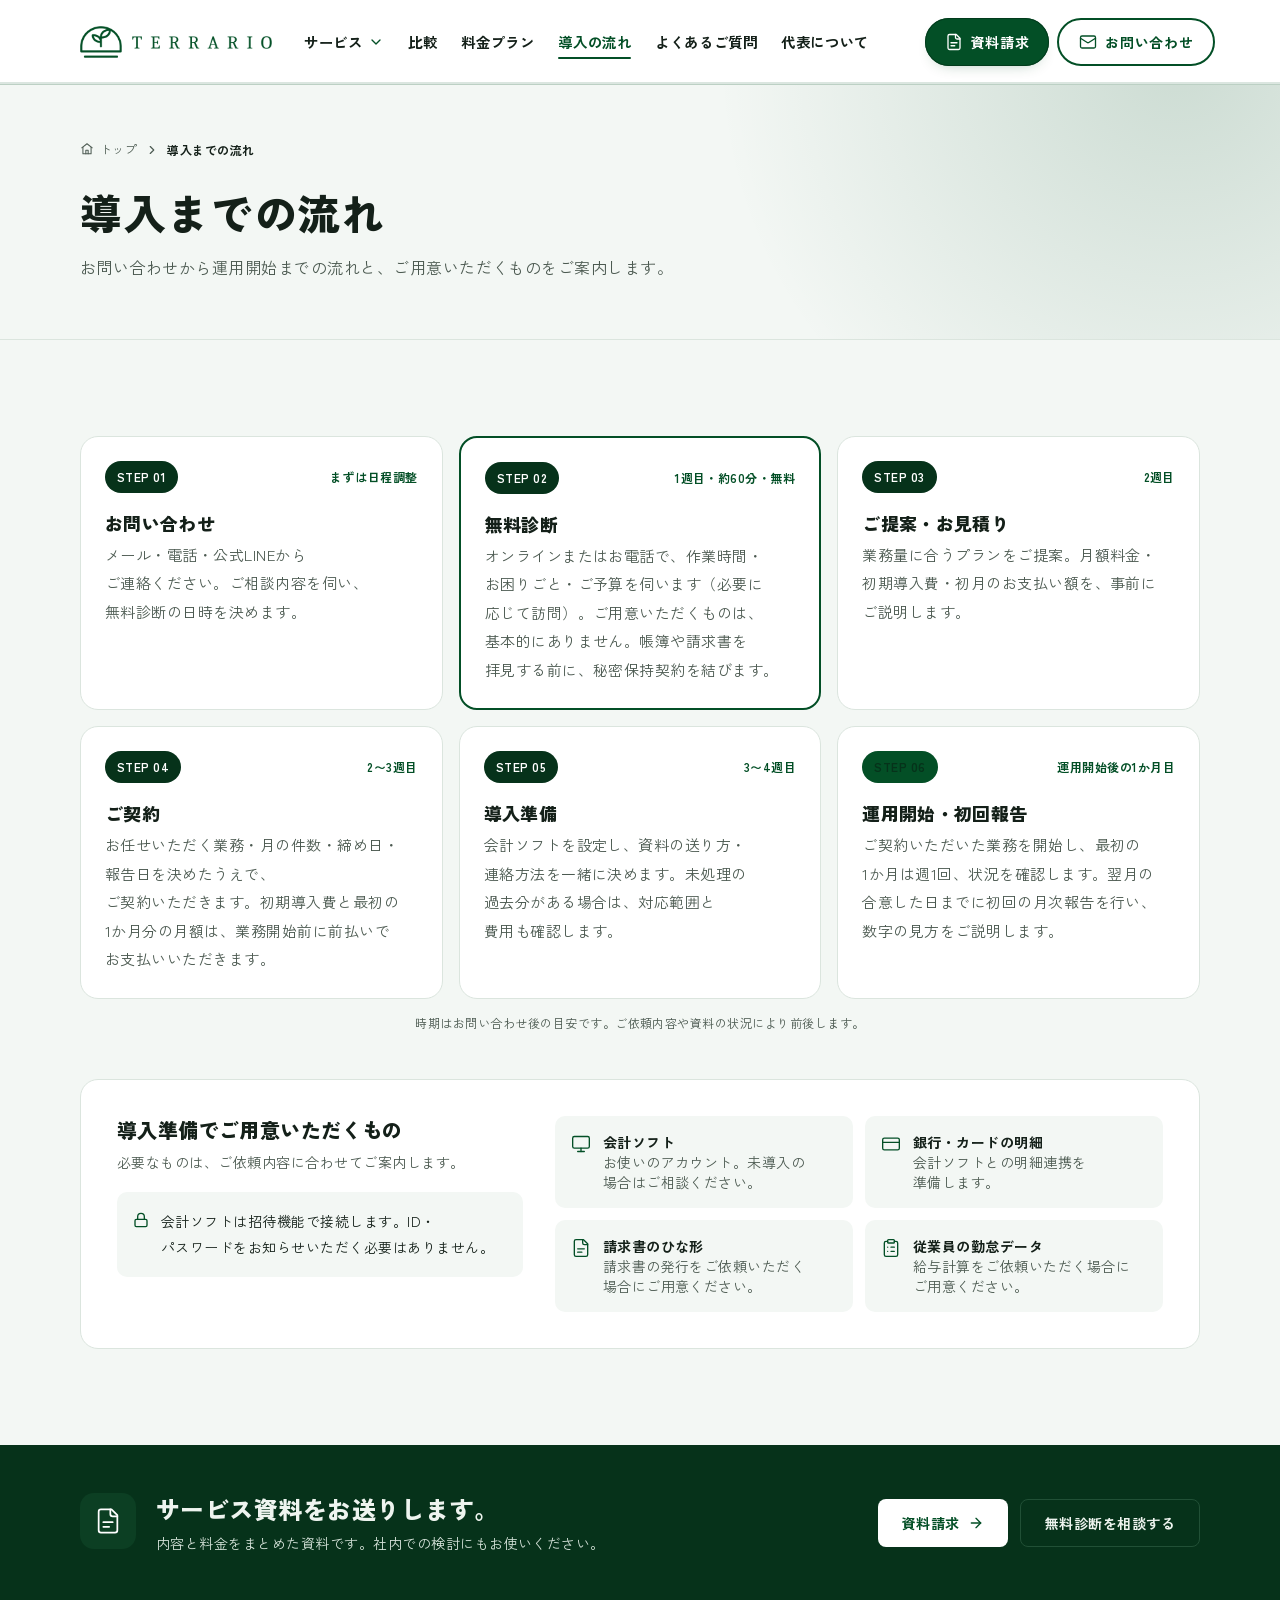
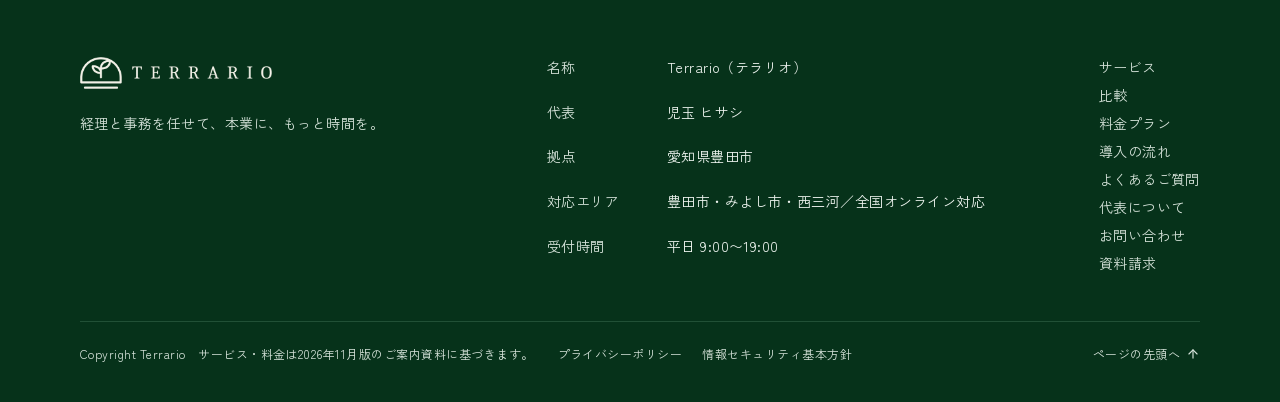
<file: flow/index.html>
<!doctype html>
<html lang="ja">
<head>
<meta charset="utf-8">
<meta name="viewport" content="width=device-width, initial-scale=1, viewport-fit=cover">
<script async src="https://www.googletagmanager.com/gtag/js?id=G-2XS1PBH4KW"></script>
<script>
  window.dataLayer = window.dataLayer || [];
  function gtag(){dataLayer.push(arguments);}
  gtag('js', new Date());
  gtag('config', 'G-2XS1PBH4KW');
</script>
<title>導入までの流れ｜Terrario（テラリオ）</title>
<meta name="description" content="まずは60分の無料診断から。お問い合わせから運用開始・初回報告までの6つのステップと、導入準備でご用意いただくものをご案内します。">
<link rel="canonical" href="https://www.terrario2026.com/flow/">
<meta name="theme-color" content="#141311">
<meta property="og:type" content="website">
<meta property="og:site_name" content="Terrario（テラリオ）">
<meta property="og:title" content="導入までの流れ｜Terrario（テラリオ）">
<meta property="og:description" content="まずは60分の無料診断から。お問い合わせから運用開始・初回報告までの6つのステップと、導入準備でご用意いただくものをご案内します。">
<meta property="og:url" content="https://www.terrario2026.com/flow/">
<meta property="og:image" content="https://www.terrario2026.com/assets/og-image.png">
<meta property="og:image:width" content="1200">
<meta property="og:image:height" content="630">
<meta property="og:locale" content="ja_JP">
<meta name="twitter:card" content="summary_large_image">
<link rel="icon" href="/favicon.ico" sizes="16x16 32x32 48x48" type="image/x-icon">
<link rel="icon" href="/favicon.png" sizes="192x192" type="image/png">
<link rel="apple-touch-icon" href="/apple-touch-icon.png" sizes="180x180">
<link rel="preconnect" href="https://fonts.googleapis.com">
<link rel="preconnect" href="https://fonts.gstatic.com" crossorigin>
<link rel="stylesheet" href="https://fonts.googleapis.com/css2?family=Zen+Kaku+Gothic+New:wght@400;500;700;900&display=swap">
<link rel="stylesheet" href="/assets/site/style.css?v=8cf432f8">
</head>
<body>
<svg width="0" height="0" class="absolute" aria-hidden="true" focusable="false">
  <defs>
    <symbol id="i-check" viewBox="0 0 24 24"><path d="M20 6 9 17l-5-5"/></symbol>
    <symbol id="i-check-circle" viewBox="0 0 24 24"><circle cx="12" cy="12" r="9.5"/><path d="m8 12.5 2.8 2.8L16.5 9.5"/></symbol>
    <symbol id="i-arrow-right" viewBox="0 0 24 24"><path d="M5 12h14"/><path d="m12 5 7 7-7 7"/></symbol>
    <symbol id="i-arrow-up" viewBox="0 0 24 24"><path d="M12 19V5"/><path d="m5 12 7-7 7 7"/></symbol>
    <symbol id="i-chevron" viewBox="0 0 24 24"><path d="m6 9 6 6 6-6"/></symbol>
    <symbol id="i-chevron-right" viewBox="0 0 24 24"><path d="m9 6 6 6-6 6"/></symbol>
    <symbol id="i-external" viewBox="0 0 24 24"><path d="M7 7h10v10"/><path d="M7 17 17 7"/></symbol>
    <symbol id="i-menu" viewBox="0 0 24 24"><path d="M4 7h16"/><path d="M4 12h16"/><path d="M4 17h16"/></symbol>
    <symbol id="i-x" viewBox="0 0 24 24"><path d="M18 6 6 18"/><path d="m6 6 12 12"/></symbol>
    <symbol id="i-plus" viewBox="0 0 24 24"><path d="M12 5v14"/><path d="M5 12h14"/></symbol>
    <symbol id="i-copy" viewBox="0 0 24 24"><rect x="9" y="9" width="12" height="12" rx="2"/><path d="M5 15H4a2 2 0 0 1-2-2V4a2 2 0 0 1 2-2h9a2 2 0 0 1 2 2v1"/></symbol>
    <symbol id="i-mail" viewBox="0 0 24 24"><rect x="2" y="4" width="20" height="16" rx="2"/><path d="m22 7-8.97 5.7a1.94 1.94 0 0 1-2.06 0L2 7"/></symbol>
    <symbol id="i-phone" viewBox="0 0 24 24"><path d="M5 4h4l2 5-2.5 1.5a11 11 0 0 0 5 5L15 13l5 2v4a2 2 0 0 1-2 2A16 16 0 0 1 3 6a2 2 0 0 1 2-2"/></symbol>
    <symbol id="i-chat" viewBox="0 0 24 24"><path d="M21 15a2 2 0 0 1-2 2H7l-4 4V5a2 2 0 0 1 2-2h14a2 2 0 0 1 2 2z"/><path d="M8 9h8"/><path d="M8 13h5"/></symbol>
    <symbol id="i-file" viewBox="0 0 24 24"><path d="M15 2H6a2 2 0 0 0-2 2v16a2 2 0 0 0 2 2h12a2 2 0 0 0 2-2V7z"/><path d="M14 2v4a2 2 0 0 0 2 2h4"/><path d="M8 13h8"/><path d="M8 17h5"/></symbol>
    <symbol id="i-book" viewBox="0 0 24 24"><path d="M2 4h6a4 4 0 0 1 4 4v13a3 3 0 0 0-3-3H2z"/><path d="M22 4h-6a4 4 0 0 0-4 4v13a3 3 0 0 1 3-3h7z"/></symbol>
    <symbol id="i-invoice" viewBox="0 0 24 24"><path d="M15 2H6a2 2 0 0 0-2 2v16a2 2 0 0 0 2 2h12a2 2 0 0 0 2-2V7z"/><path d="M14 2v4a2 2 0 0 0 2 2h4"/><path d="M8 13h8"/><path d="M8 17h5"/><path d="M8 9h2"/></symbol>
    <symbol id="i-wallet" viewBox="0 0 24 24"><path d="M19 7V4a1 1 0 0 0-1-1H5a2 2 0 0 0 0 4h15a1 1 0 0 1 1 1v4h-3a2 2 0 0 0 0 4h3a1 1 0 0 0 1-1v-2"/><path d="M3 5v14a2 2 0 0 0 2 2h15a1 1 0 0 0 1-1v-4"/></symbol>
    <symbol id="i-users" viewBox="0 0 24 24"><path d="M16 21v-2a4 4 0 0 0-4-4H6a4 4 0 0 0-4 4v2"/><circle cx="9" cy="7" r="4"/><path d="M22 21v-2a4 4 0 0 0-3-3.87"/><path d="M16 3.13a4 4 0 0 1 0 7.75"/></symbol>
    <symbol id="i-chart" viewBox="0 0 24 24"><path d="M3 3v18h18"/><path d="M18 17V9"/><path d="M13 17V5"/><path d="M8 17v-3"/></symbol>
    <symbol id="i-cycle" viewBox="0 0 24 24"><path d="M3 12a9 9 0 0 1 15-6.7L21 8"/><path d="M21 3v5h-5"/><path d="M21 12a9 9 0 0 1-15 6.7L3 16"/><path d="M8 16H3v5"/></symbol>
    <symbol id="i-phone-cam" viewBox="0 0 24 24"><rect x="6" y="2" width="12" height="20" rx="2"/><path d="M11 18h2"/></symbol>
    <symbol id="i-cloud" viewBox="0 0 24 24"><path d="M17.5 19H9a7 7 0 1 1 6.71-9h1.79a4.5 4.5 0 1 1 0 9z"/></symbol>
    <symbol id="i-user-check" viewBox="0 0 24 24"><path d="M16 21v-2a4 4 0 0 0-4-4H6a4 4 0 0 0-4 4v2"/><circle cx="9" cy="7" r="4"/><path d="m16 11 2 2 4-4"/></symbol>
    <symbol id="i-lock" viewBox="0 0 24 24"><rect x="3" y="11" width="18" height="11" rx="2"/><path d="M7 11V7a5 5 0 0 1 10 0v4"/></symbol>
    <symbol id="i-shield" viewBox="0 0 24 24"><path d="M12 22s8-4 8-10V5l-8-3-8 3v7c0 6 8 10 8 10"/><path d="m9 12 2 2 4-4"/></symbol>
    <symbol id="i-clock" viewBox="0 0 24 24"><circle cx="12" cy="12" r="9"/><path d="M12 7v5l3 2"/></symbol>
    <symbol id="i-pin" viewBox="0 0 24 24"><path d="M20 10c0 5-5.5 10.2-7.4 11.8a1 1 0 0 1-1.2 0C9.5 20.2 4 15 4 10a8 8 0 0 1 16 0"/><circle cx="12" cy="10" r="3"/></symbol>
    <symbol id="i-info" viewBox="0 0 24 24"><circle cx="12" cy="12" r="9"/><path d="M12 16v-4"/><path d="M12 8h.01"/></symbol>
    <symbol id="i-monitor" viewBox="0 0 24 24"><rect x="2" y="3" width="20" height="14" rx="2"/><path d="M8 21h8"/><path d="M12 17v4"/></symbol>
    <symbol id="i-card" viewBox="0 0 24 24"><rect x="2" y="5" width="20" height="14" rx="2"/><path d="M2 10h20"/></symbol>
    <symbol id="i-clipboard" viewBox="0 0 24 24"><rect x="8" y="2" width="8" height="4" rx="1"/><path d="M16 4h2a2 2 0 0 1 2 2v14a2 2 0 0 1-2 2H6a2 2 0 0 1-2-2V6a2 2 0 0 1 2-2h2"/><path d="M12 11h4"/><path d="M12 16h4"/><path d="M8 11h.01"/><path d="M8 16h.01"/></symbol>
    <symbol id="i-home" viewBox="0 0 24 24"><path d="m3 10 9-7 9 7"/><path d="M5 9v11h14V9"/><path d="M10 20v-6h4v6"/></symbol>
  </defs>
</svg>

<a href="#main" class="sr-only focus:not-sr-only focus:fixed focus:left-4 focus:top-4 focus:z-[90] focus:rounded-md focus:bg-white focus:px-4 focus:py-2 focus:text-sm">本文へ移動</a>

<!-- ======================= ヘッダー ======================= -->
<header id="site-header" class="site-header">
  <div class="wrap hdr-row">
    <a href="/" class="logo-plate flex shrink-0 items-center gap-2.5 py-1" aria-label="Terrario トップへ">
      <img src="/assets/site/img/logo-symbol.png" alt="" width="42" height="32" class="h-[30px] w-[40px] lg:h-8 lg:w-[42px]">
      <img src="/assets/site/img/logo-wordmark.png" alt="" width="140" height="13" class="h-3 w-[129px] lg:h-[13px] lg:w-[140px]">
    </a>
    <nav class="hdr-nav hidden items-center font-bold whitespace-nowrap md:flex" aria-label="ページ内">
      <div class="group relative">
        <button type="button" class="nav-item flex h-11 cursor-pointer items-center gap-1.5 transition-colors hover:text-gold-ink" aria-haspopup="true">サービス<svg class="size-4 text-gold-ink transition-transform duration-150 group-hover:rotate-180 group-focus-within:rotate-180" fill="none" stroke="currentColor" stroke-width="2" stroke-linecap="round" stroke-linejoin="round" aria-hidden="true"><use href="#i-chevron"/></svg></button>
        <div class="invisible absolute top-full left-1/2 z-10 w-[21rem] -translate-x-1/2 pt-3 opacity-0 transition duration-150 group-hover:visible group-hover:opacity-100 group-focus-within:visible group-focus-within:opacity-100">
          <div class="rounded-xl border bg-white p-2 shadow-[0_24px_50px_-24px_rgb(23_22_15/0.45)]">
            <a href="/service/" class="flex items-start gap-3 rounded-lg p-3 transition-colors hover:bg-surface">
              <span class="inline-flex size-9 shrink-0 items-center justify-center rounded-md bg-gold-soft text-gold-ink"><svg class="size-[18px]" fill="none" stroke="currentColor" stroke-width="1.75" stroke-linecap="round" stroke-linejoin="round" aria-hidden="true"><use href="#i-book"/></svg></span>
              <span><span class="block text-sm font-bold">サービス内容</span><span class="block text-xs font-medium leading-[1.7] text-muted-foreground">業務の内容と、プランごとの対応範囲</span></span>
            </a>
            <a href="/service/#features" class="flex items-start gap-3 rounded-lg p-3 transition-colors hover:bg-surface">
              <span class="inline-flex size-9 shrink-0 items-center justify-center rounded-md bg-gold-soft text-gold-ink"><svg class="size-[18px]" fill="none" stroke="currentColor" stroke-width="1.75" stroke-linecap="round" stroke-linejoin="round" aria-hidden="true"><use href="#i-cloud"/></svg></span>
              <span><span class="block text-sm font-bold">Terrarioの特徴</span><span class="block text-xs font-medium leading-[1.7] text-muted-foreground">ひとつの窓口、クラウドとAI、人の確認</span></span>
            </a>
            <a href="/service/#security" class="flex items-start gap-3 rounded-lg p-3 transition-colors hover:bg-surface">
              <span class="inline-flex size-9 shrink-0 items-center justify-center rounded-md bg-gold-soft text-gold-ink"><svg class="size-[18px]" fill="none" stroke="currentColor" stroke-width="1.75" stroke-linecap="round" stroke-linejoin="round" aria-hidden="true"><use href="#i-shield"/></svg></span>
              <span><span class="block text-sm font-bold">対応ソフト・情報の管理</span><span class="block text-xs font-medium leading-[1.7] text-muted-foreground">freee・マネーフォワード・弥生に対応</span></span>
            </a>
          </div>
        </div>
      </div>
      <a href="/compare/" class="nav-item inline-flex h-11 items-center transition-colors hover:text-gold-ink">比較</a>
      <a href="/price/" class="nav-item inline-flex h-11 items-center transition-colors hover:text-gold-ink">料金プラン</a>
      <a href="/flow/" class="nav-item inline-flex h-11 items-center transition-colors hover:text-gold-ink" aria-current="page">導入の流れ</a>
      <a href="/faq/" class="nav-item inline-flex h-11 items-center transition-colors hover:text-gold-ink">よくあるご質問</a>
      <a href="/representative/" class="nav-item inline-flex h-11 items-center transition-colors hover:text-gold-ink">代表について</a>
    </nav>
    <div class="hdr-actions ml-auto flex items-center gap-2 whitespace-nowrap">
      <a href="/contact/#form-request" class="btn-gold hidden h-10 items-center gap-2 rounded-full px-4 text-[0.8125rem] font-bold sm:inline-flex md:h-11 md:px-6 md:text-sm"><svg class="size-[18px]" fill="none" stroke="currentColor" stroke-width="1.75" stroke-linecap="round" stroke-linejoin="round" aria-hidden="true"><use href="#i-file"/></svg>資料請求</a>
      <a href="/contact/" aria-label="お問い合わせ" class="inline-flex size-10 items-center justify-center gap-1.5 rounded-full border-2 border-gold bg-white text-xs font-bold text-gold-ink transition-colors hover:bg-gold-soft min-[400px]:w-auto min-[400px]:px-3 sm:px-4 sm:text-sm md:h-11 md:gap-2 md:px-6"><svg class="size-[18px] shrink-0" fill="none" stroke="currentColor" stroke-width="1.75" stroke-linecap="round" stroke-linejoin="round" aria-hidden="true"><use href="#i-mail"/></svg><span class="hidden min-[400px]:inline">お問い合わせ</span></a>
      <button type="button" id="menu-open" class="-mr-2 inline-flex size-10 cursor-pointer items-center justify-center rounded-md hover:bg-surface md:hidden" aria-label="メニューを開く" aria-expanded="false" aria-controls="menu-sheet">
        <span class="menu-icon-open"><svg class="size-5" fill="none" stroke="currentColor" stroke-width="1.75" stroke-linecap="round" stroke-linejoin="round" aria-hidden="true"><use href="#i-menu"/></svg></span><span class="menu-icon-close hidden"><svg class="size-5" fill="none" stroke="currentColor" stroke-width="1.75" stroke-linecap="round" stroke-linejoin="round" aria-hidden="true"><use href="#i-x"/></svg></span>
      </button>
    </div>
  </div>

  <!-- スマホ：ヘッダーの真下に開くメニュー -->
  <div id="menu-sheet" class="menu-panel absolute inset-x-0 top-full border-b bg-white shadow-[0_24px_40px_-24px_rgb(23_22_15/0.4)] md:hidden" hidden>
    <nav class="wrap pt-2 pb-5" aria-label="メニュー">
      <p class="py-3 font-bold">サービス</p>
      <div class="mb-2 space-y-0.5">
        <a href="/service/" class="flex items-center gap-3 rounded-md py-2.5 pl-3 text-sm font-medium text-muted-foreground hover:bg-surface"><svg class="size-4 text-gold-ink" fill="none" stroke="currentColor" stroke-width="1.75" stroke-linecap="round" stroke-linejoin="round" aria-hidden="true"><use href="#i-book"/></svg>サービス内容</a>
        <a href="/service/#features" class="flex items-center gap-3 rounded-md py-2.5 pl-3 text-sm font-medium text-muted-foreground hover:bg-surface"><svg class="size-4 text-gold-ink" fill="none" stroke="currentColor" stroke-width="1.75" stroke-linecap="round" stroke-linejoin="round" aria-hidden="true"><use href="#i-cloud"/></svg>Terrarioの特徴</a>
        <a href="/service/#security" class="flex items-center gap-3 rounded-md py-2.5 pl-3 text-sm font-medium text-muted-foreground hover:bg-surface"><svg class="size-4 text-gold-ink" fill="none" stroke="currentColor" stroke-width="1.75" stroke-linecap="round" stroke-linejoin="round" aria-hidden="true"><use href="#i-shield"/></svg>対応ソフト・情報の管理</a>
      </div>
        <a href="/compare/" class="flex items-center justify-between border-t py-3.5 font-bold">比較<svg class="size-4 text-gold-ink" fill="none" stroke="currentColor" stroke-width="2" stroke-linecap="round" stroke-linejoin="round" aria-hidden="true"><use href="#i-chevron-right"/></svg></a>
        <a href="/price/" class="flex items-center justify-between border-t py-3.5 font-bold">料金プラン<svg class="size-4 text-gold-ink" fill="none" stroke="currentColor" stroke-width="2" stroke-linecap="round" stroke-linejoin="round" aria-hidden="true"><use href="#i-chevron-right"/></svg></a>
        <a href="/flow/" aria-current="page" class="flex items-center justify-between border-t py-3.5 font-bold">導入の流れ<svg class="size-4 text-gold-ink" fill="none" stroke="currentColor" stroke-width="2" stroke-linecap="round" stroke-linejoin="round" aria-hidden="true"><use href="#i-chevron-right"/></svg></a>
        <a href="/faq/" class="flex items-center justify-between border-t py-3.5 font-bold">よくあるご質問<svg class="size-4 text-gold-ink" fill="none" stroke="currentColor" stroke-width="2" stroke-linecap="round" stroke-linejoin="round" aria-hidden="true"><use href="#i-chevron-right"/></svg></a>
        <a href="/representative/" class="flex items-center justify-between border-t py-3.5 font-bold">代表について<svg class="size-4 text-gold-ink" fill="none" stroke="currentColor" stroke-width="2" stroke-linecap="round" stroke-linejoin="round" aria-hidden="true"><use href="#i-chevron-right"/></svg></a>
      <div class="mt-3 grid grid-cols-2 gap-2 border-t pt-4">
        <a href="/contact/#form-request" class="btn-gold inline-flex h-12 items-center justify-center gap-2 rounded-full text-sm font-bold"><svg class="size-4" fill="none" stroke="currentColor" stroke-width="1.75" stroke-linecap="round" stroke-linejoin="round" aria-hidden="true"><use href="#i-file"/></svg>資料請求</a>
        <a href="/contact/" class="inline-flex h-12 items-center justify-center gap-2 rounded-full border-2 border-gold text-sm font-bold text-gold-ink"><svg class="size-4" fill="none" stroke="currentColor" stroke-width="1.75" stroke-linecap="round" stroke-linejoin="round" aria-hidden="true"><use href="#i-mail"/></svg>お問い合わせ</a>
      </div>
      <p class="num mt-4 text-center text-sm"><span class="font-bold">090-9112-6102</span><span class="ml-2 text-xs text-muted-foreground">平日 9:00〜19:00</span></p>
    </nav>
  </div>
  <div class="hdr-progress" aria-hidden="true"><span id="hdr-progress-bar"></span></div>
</header>
<div id="page-top" class="hdr-spacer" aria-hidden="true"></div>
<div id="menu-overlay" class="fixed inset-0 z-40 bg-black/30 md:hidden" hidden></div>

<main id="main">

<section class="page-hero border-b" aria-labelledby="page-title">
  <div class="wrap py-10 sm:py-14">
    <nav aria-label="パンくずリスト">
      <ol class="flex flex-wrap items-center gap-2 text-xs text-muted-foreground">
        <li><a href="/" class="inline-flex items-center gap-1.5 hover:text-gold-ink"><svg class="size-3.5" fill="none" stroke="currentColor" stroke-width="1.75" stroke-linecap="round" stroke-linejoin="round" aria-hidden="true"><use href="#i-home"/></svg>トップ</a></li>
        <li aria-hidden="true"><svg class="size-3.5" fill="none" stroke="currentColor" stroke-width="2" stroke-linecap="round" stroke-linejoin="round"><use href="#i-chevron-right"/></svg></li>
        <li><span aria-current="page" class="font-bold text-foreground">導入までの流れ</span></li>
      </ol>
    </nav>
    <h1 id="page-title" class="mt-6 text-[1.75rem] font-black leading-[1.4] tracking-[0.04em] sm:text-[2.6rem]">導入までの流れ</h1>
    <p class="mt-3 max-w-[42rem] text-muted-foreground">お問い合わせから運用開始までの流れと、ご用意いただくものをご案内します。</p>
  </div>
</section>
<!-- ======================= 導入までの流れ ======================= -->
<section id="flow" class="bg-surface py-20 sm:py-24" aria-labelledby="flow-title">
  <div class="wrap">
    <h2 id="flow-title" class="sr-only">導入までの6つのステップ</h2>

    <ol class="grid gap-4 md:grid-cols-2 lg:grid-cols-3">
      <li class="relative rounded-2xl border bg-white p-6">
        <div class="flex items-center justify-between"><span class="num inline-flex h-8 items-center rounded-full bg-night px-3 text-xs font-bold text-night-gold">STEP 01</span><span class="text-xs font-bold text-gold-ink">まずは日程調整</span></div>
        <h3 class="mt-4 text-lg font-black">お問い合わせ</h3>
        <p class="mt-1 text-[0.9375rem] leading-[1.9] text-muted-foreground">メール・電話・公式LINEからご連絡ください。ご相談内容を伺い、無料診断の日時を決めます。</p>
      </li>
      <li class="relative rounded-2xl border-2 border-gold bg-white p-6">
        <div class="flex items-center justify-between"><span class="num inline-flex h-8 items-center rounded-full bg-night px-3 text-xs font-bold text-night-gold">STEP 02</span><span class="text-xs font-bold text-gold-ink">1週目・約60分・無料</span></div>
        <h3 class="mt-4 text-lg font-black">無料診断</h3>
        <p class="mt-1 text-[0.9375rem] leading-[1.9] text-muted-foreground">オンラインまたはお電話で、作業時間・お困りごと・ご予算を伺います（必要に応じて訪問）。ご用意いただくものは、基本的にありません。帳簿や請求書を拝見する前に、秘密保持契約を結びます。</p>
      </li>
      <li class="relative rounded-2xl border bg-white p-6">
        <div class="flex items-center justify-between"><span class="num inline-flex h-8 items-center rounded-full bg-night px-3 text-xs font-bold text-night-gold">STEP 03</span><span class="text-xs font-bold text-gold-ink">2週目</span></div>
        <h3 class="mt-4 text-lg font-black">ご提案・お見積り</h3>
        <p class="mt-1 text-[0.9375rem] leading-[1.9] text-muted-foreground">業務量に合うプランをご提案。月額料金・初期導入費・初月のお支払い額を、事前にご説明します。</p>
      </li>
      <li class="relative rounded-2xl border bg-white p-6">
        <div class="flex items-center justify-between"><span class="num inline-flex h-8 items-center rounded-full bg-night px-3 text-xs font-bold text-night-gold">STEP 04</span><span class="text-xs font-bold text-gold-ink">2〜3週目</span></div>
        <h3 class="mt-4 text-lg font-black">ご契約</h3>
        <p class="mt-1 text-[0.9375rem] leading-[1.9] text-muted-foreground">お任せいただく業務・月の件数・締め日・報告日を決めたうえで、ご契約いただきます。初期導入費と最初の1か月分の月額は、業務開始前に前払いでお支払いいただきます。</p>
      </li>
      <li class="relative rounded-2xl border bg-white p-6">
        <div class="flex items-center justify-between"><span class="num inline-flex h-8 items-center rounded-full bg-night px-3 text-xs font-bold text-night-gold">STEP 05</span><span class="text-xs font-bold text-gold-ink">3〜4週目</span></div>
        <h3 class="mt-4 text-lg font-black">導入準備</h3>
        <p class="mt-1 text-[0.9375rem] leading-[1.9] text-muted-foreground">会計ソフトを設定し、資料の送り方・連絡方法を一緒に決めます。未処理の過去分がある場合は、対応範囲と費用も確認します。</p>
      </li>
      <li class="relative rounded-2xl border bg-white p-6">
        <div class="flex items-center justify-between"><span class="num inline-flex h-8 items-center rounded-full bg-gold px-3 text-xs font-bold text-night">STEP 06</span><span class="text-xs font-bold text-gold-ink">運用開始後の<wbr><span class="whitespace-nowrap">1か月目</span></span></div>
        <h3 class="mt-4 text-lg font-black">運用開始・初回報告</h3>
        <p class="mt-1 text-[0.9375rem] leading-[1.9] text-muted-foreground">ご契約いただいた業務を開始し、最初の1か月は週1回、状況を確認します。翌月の合意した日までに初回の月次報告を行い、数字の見方をご説明します。</p>
      </li>
    </ol>
    <p class="mt-4 text-center text-xs text-muted-foreground">時期はお問い合わせ後の目安です。ご依頼内容や資料の状況により前後します。</p>

    <div class="mt-12 rounded-2xl border bg-white p-7 sm:p-9">
      <div class="grid gap-8 lg:grid-cols-[minmax(0,0.8fr)_minmax(0,1.2fr)]">
        <div>
          <h3 class="text-xl font-black">導入準備でご用意いただくもの</h3>
          <p class="mt-2 text-sm text-muted-foreground">必要なものは、ご依頼内容に合わせてご案内します。</p>
          <p class="mt-5 flex items-start gap-3 rounded-lg bg-surface p-4 text-sm leading-[1.9]">
            <svg class="mt-1 size-4 shrink-0 text-gold-ink" fill="none" stroke="currentColor" stroke-width="2" stroke-linecap="round" stroke-linejoin="round" aria-hidden="true"><use href="#i-lock"/></svg>
            会計ソフトは招待機能で接続します。ID・パスワードをお知らせいただく必要はありません。
          </p>
        </div>
        <ul class="grid gap-3 sm:grid-cols-2">
          <li class="flex gap-3 rounded-lg bg-surface p-4"><svg class="mt-0.5 size-5 shrink-0 text-gold-ink" fill="none" stroke="currentColor" stroke-width="1.6" stroke-linecap="round" stroke-linejoin="round" aria-hidden="true"><use href="#i-monitor"/></svg><p class="text-sm"><span class="block font-bold">会計ソフト</span><span class="text-muted-foreground">お使いのアカウント。未導入の場合はご相談ください。</span></p></li>
          <li class="flex gap-3 rounded-lg bg-surface p-4"><svg class="mt-0.5 size-5 shrink-0 text-gold-ink" fill="none" stroke="currentColor" stroke-width="1.6" stroke-linecap="round" stroke-linejoin="round" aria-hidden="true"><use href="#i-card"/></svg><p class="text-sm"><span class="block font-bold">銀行・カードの明細</span><span class="text-muted-foreground">会計ソフトとの明細連携を準備します。</span></p></li>
          <li class="flex gap-3 rounded-lg bg-surface p-4"><svg class="mt-0.5 size-5 shrink-0 text-gold-ink" fill="none" stroke="currentColor" stroke-width="1.6" stroke-linecap="round" stroke-linejoin="round" aria-hidden="true"><use href="#i-file"/></svg><p class="text-sm"><span class="block font-bold">請求書のひな形</span><span class="text-muted-foreground">請求書の発行をご依頼いただく場合にご用意ください。</span></p></li>
          <li class="flex gap-3 rounded-lg bg-surface p-4"><svg class="mt-0.5 size-5 shrink-0 text-gold-ink" fill="none" stroke="currentColor" stroke-width="1.6" stroke-linecap="round" stroke-linejoin="round" aria-hidden="true"><use href="#i-clipboard"/></svg><p class="text-sm"><span class="block font-bold">従業員の勤怠データ</span><span class="text-muted-foreground">給与計算をご依頼いただく場合にご用意ください。</span></p></li>
        </ul>
      </div>
    </div>
  </div>
</section>

<!-- ======================= 資料の帯 ======================= -->
<section class="page-cta bg-night text-night-foreground" aria-label="資料請求と無料診断のご案内">
  <div class="wrap grid items-center gap-8 py-12 lg:grid-cols-[minmax(0,1fr)_auto]">
    <div class="flex items-start gap-5">
      <span class="hidden size-14 shrink-0 items-center justify-center rounded-xl bg-night-card text-night-gold sm:inline-flex"><svg class="size-7" fill="none" stroke="currentColor" stroke-width="1.5" stroke-linecap="round" stroke-linejoin="round" aria-hidden="true"><use href="#i-file"/></svg></span>
      <div>
        <p class="text-xl font-black sm:text-2xl">サービス資料をお送りします。</p>
        <p class="mt-2 text-sm text-night-muted">内容と料金をまとめた資料です。社内での検討にもお使いください。</p>
      </div>
    </div>
    <div class="flex flex-col gap-3 sm:flex-row">
      <a href="/contact/#form-request" class="btn-gold inline-flex h-12 items-center justify-center gap-2 rounded-md px-6 text-sm font-bold">資料請求<svg class="size-4" fill="none" stroke="currentColor" stroke-width="2" stroke-linecap="round" stroke-linejoin="round" aria-hidden="true"><use href="#i-arrow-right"/></svg></a>
      <a href="/contact/" class="inline-flex h-12 items-center justify-center gap-2 rounded-md border border-night-border px-6 text-sm font-bold transition-colors hover:bg-night-foreground/5">無料診断を相談する</a>
    </div>
  </div>
</section>

</main>

<!-- ======================= フッター ======================= -->
<footer class="bg-night pb-28 text-night-foreground md:pb-10">
  <div class="wrap pt-14">
    <div class="grid gap-10 md:grid-cols-[minmax(0,1fr)_minmax(0,1.2fr)_auto]">
      <div>
        <a href="/" class="inline-flex items-center gap-2.5" aria-label="Terrario トップへ">
          <img src="/assets/site/img/logo-symbol-light.png" alt="" width="42" height="32" class="h-8 w-[42px]">
          <img src="/assets/site/img/logo-wordmark-light.png" alt="" width="140" height="13" class="h-[13px] w-[140px]">
        </a>
        <p class="mt-4 text-sm text-night-muted">経理と事務を任せて、本業に、もっと時間を。</p>
      </div>
      <dl class="grid grid-cols-[6.5rem_1fr] gap-x-4 gap-y-2 text-sm">
        <dt class="text-night-muted">名称</dt><dd>Terrario（テラリオ）</dd>
        <dt class="text-night-muted">代表</dt><dd>児玉 ヒサシ</dd>
        <dt class="text-night-muted">拠点</dt><dd>愛知県豊田市</dd>
        <dt class="text-night-muted">対応エリア</dt><dd>豊田市・みよし市・西三河／全国オンライン対応</dd>
        <dt class="text-night-muted">受付時間</dt><dd>平日 9:00〜19:00</dd>
      </dl>
      <nav class="grid grid-cols-2 gap-x-8 gap-y-2 text-sm text-night-muted md:grid-cols-1" aria-label="フッター">
        <a href="/service/" class="hover:text-night-foreground">サービス</a>
        <a href="/compare/" class="hover:text-night-foreground">比較</a>
        <a href="/price/" class="hover:text-night-foreground">料金プラン</a>
        <a href="/flow/" class="hover:text-night-foreground">導入の流れ</a>
        <a href="/faq/" class="hover:text-night-foreground">よくあるご質問</a>
        <a href="/representative/" class="hover:text-night-foreground">代表について</a>
        <a href="/contact/" class="hover:text-night-foreground">お問い合わせ</a>
        <a href="/contact/#form-request" class="hover:text-night-foreground">資料請求</a>
      </nav>
    </div>
    <div class="mt-12 flex flex-col gap-3 border-t border-night-border pt-6 text-xs text-night-muted sm:flex-row sm:items-center sm:justify-between">
      <div class="flex flex-col gap-2 sm:flex-row sm:flex-wrap sm:items-center sm:gap-x-6">
        <p>Copyright Terrario　サービス・料金は2026年11月版のご案内資料に基づきます。</p>
        <nav class="flex flex-wrap gap-x-5 gap-y-1" aria-label="規程">
          <a href="/privacy/" class="underline-offset-4 hover:text-night-foreground hover:underline">プライバシーポリシー</a>
          <a href="/security/" class="underline-offset-4 hover:text-night-foreground hover:underline">情報セキュリティ基本方針</a>
        </nav>
      </div>
      <a href="#page-top" class="inline-flex items-center gap-1.5 hover:text-night-foreground">ページの先頭へ<svg class="size-3.5" fill="none" stroke="currentColor" stroke-width="2" stroke-linecap="round" stroke-linejoin="round" aria-hidden="true"><use href="#i-arrow-up"/></svg></a>
    </div>
  </div>
</footer>

<!-- スマホ下部の相談ボタン -->
<div id="sticky-cta" class="sticky-cta fixed inset-x-0 bottom-0 z-40 grid grid-cols-[auto_1fr] gap-2 border-t bg-white/95 backdrop-blur md:hidden">
  <a href="tel:09091126102" class="inline-flex h-12 items-center justify-center gap-1.5 rounded-md border border-input bg-white px-4 text-sm font-bold"><svg class="size-4 text-gold-ink" fill="none" stroke="currentColor" stroke-width="2" stroke-linecap="round" stroke-linejoin="round" aria-hidden="true"><use href="#i-phone"/></svg>電話</a>
  <a href="/contact/" class="btn-gold inline-flex h-12 items-center justify-center gap-2 rounded-md text-sm font-bold"><span class="rounded-sm bg-night/10 px-1.5 py-0.5 text-xs">60分</span>無料診断を相談する</a>
</div>

<div id="toast" role="status" aria-live="polite" class="fixed bottom-24 left-1/2 z-[80] -translate-x-1/2 rounded-md bg-night px-4 py-3 text-sm text-night-foreground shadow-lg md:bottom-8" hidden></div>

<script src="/assets/site/main.js?v=0d7ab9db" defer></script>
</body>
</html>
</file>
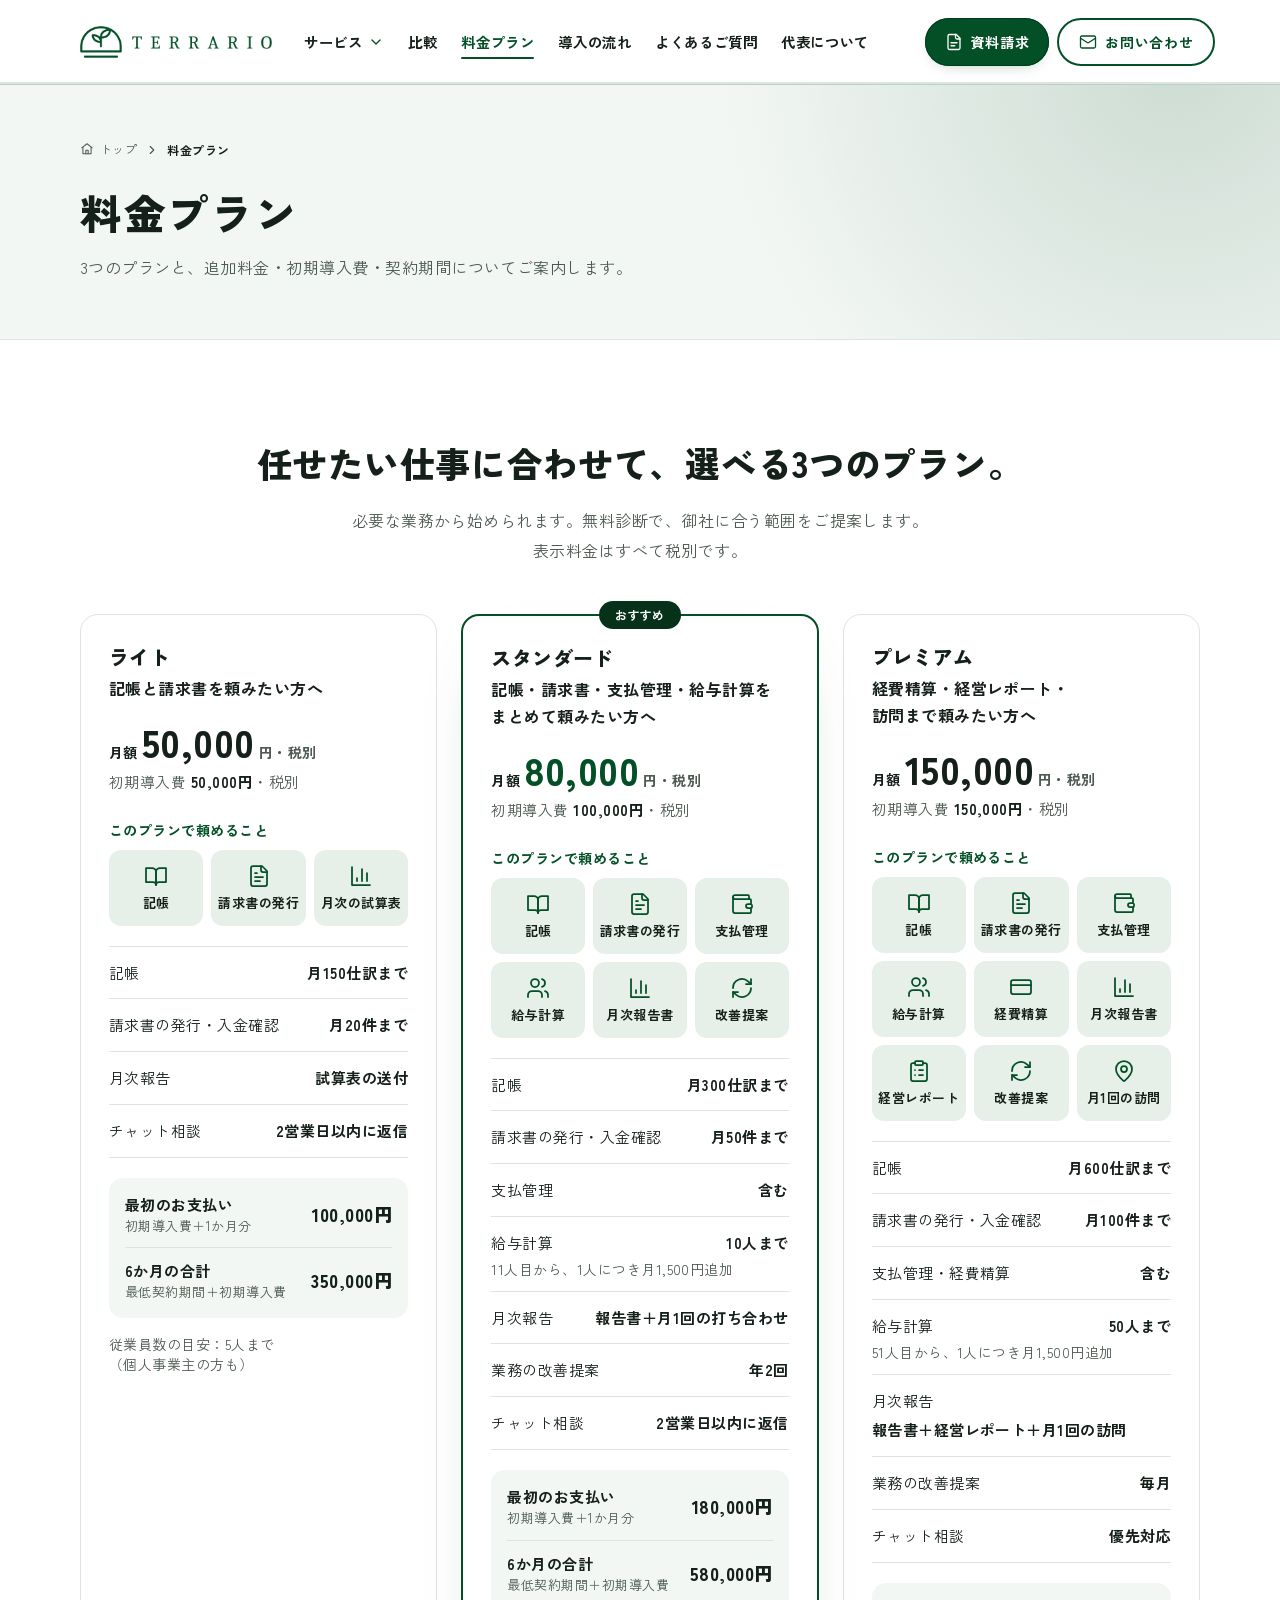
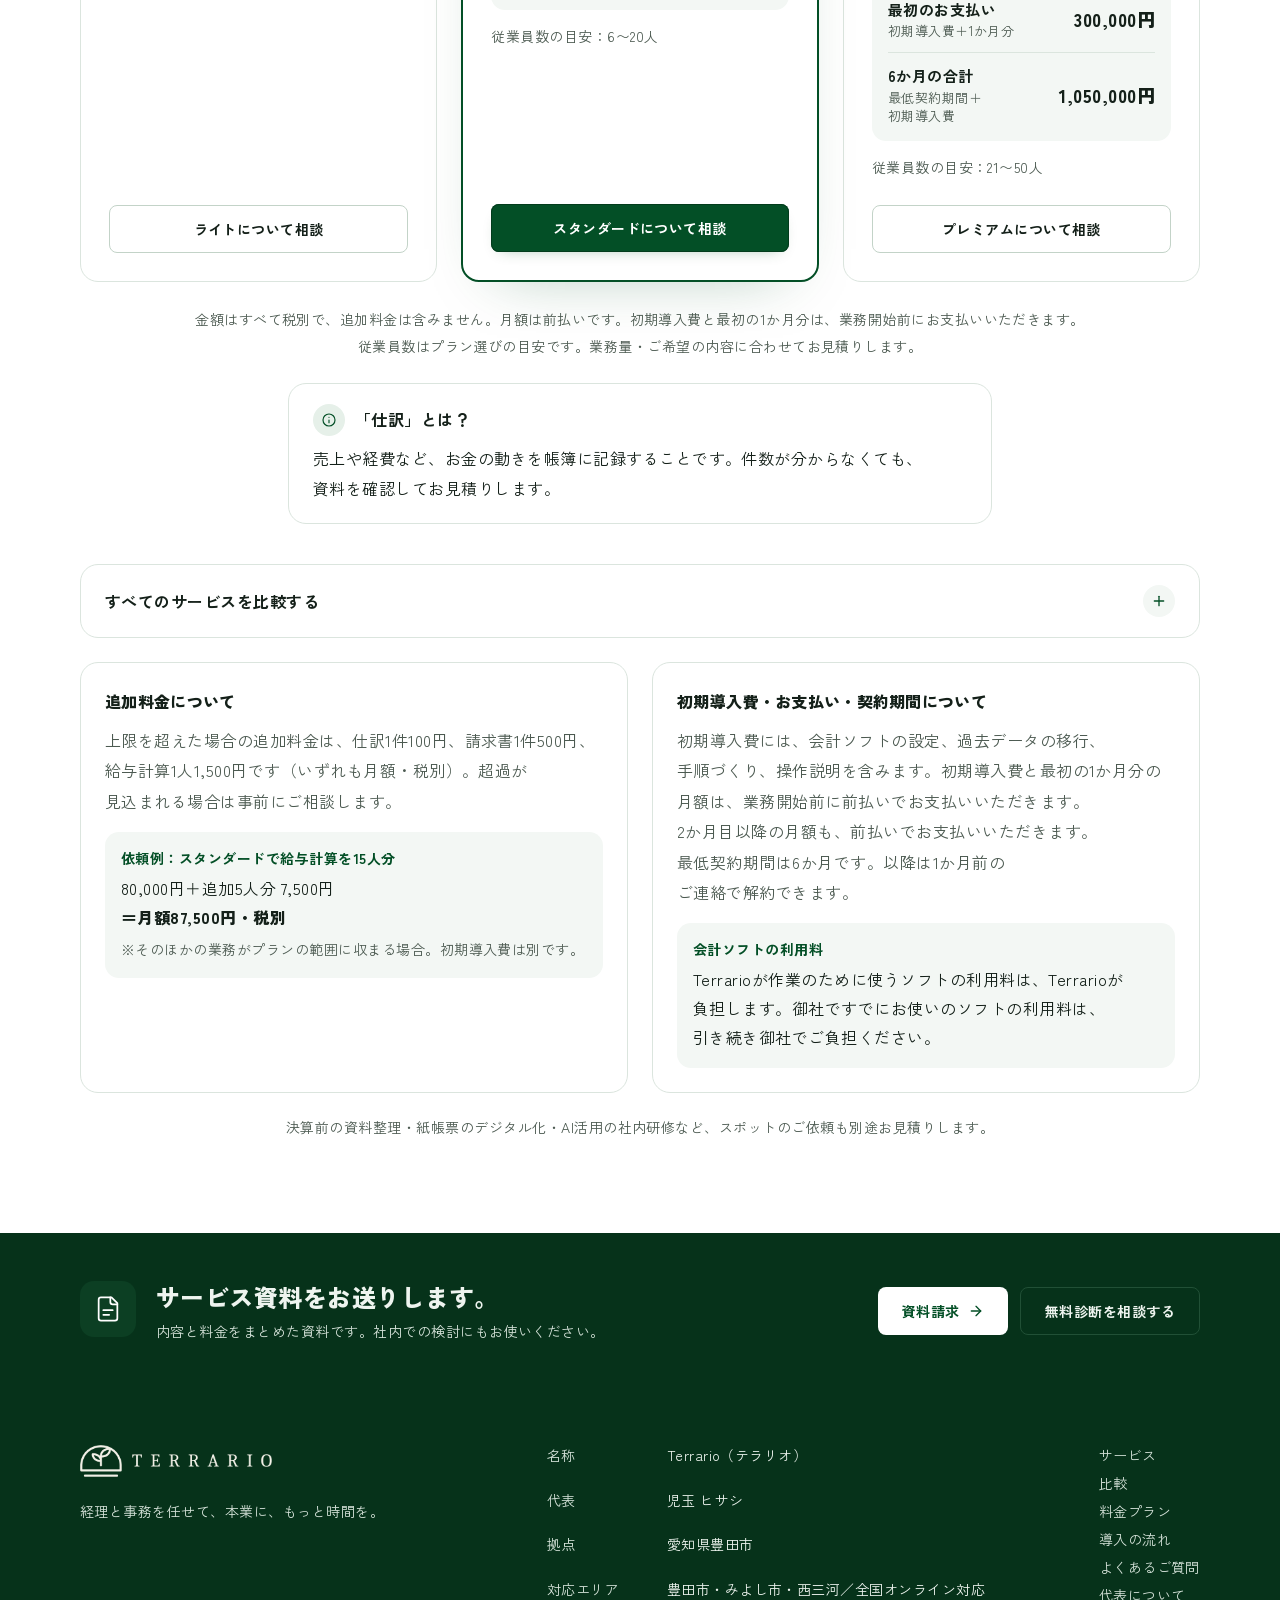
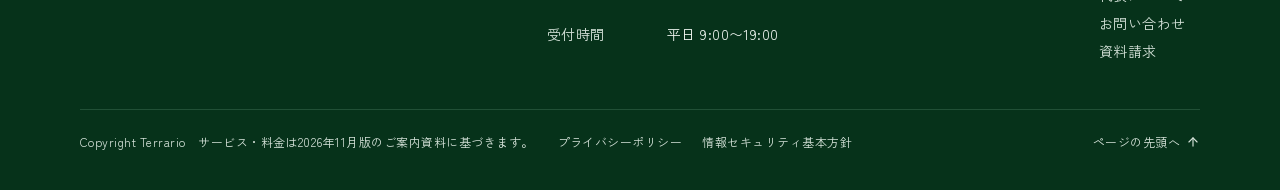
<file: price/index.html>
<!doctype html>
<html lang="ja">
<head>
<meta charset="utf-8">
<meta name="viewport" content="width=device-width, initial-scale=1, viewport-fit=cover">
<script async src="https://www.googletagmanager.com/gtag/js?id=G-2XS1PBH4KW"></script>
<script>
  window.dataLayer = window.dataLayer || [];
  function gtag(){dataLayer.push(arguments);}
  gtag('js', new Date());
  gtag('config', 'G-2XS1PBH4KW');
</script>
<title>料金プラン｜Terrario（テラリオ）</title>
<meta name="description" content="月額5万円（税別）から。ライト・スタンダード・プレミアムの3つのプランと、追加料金・初期導入費・契約期間をご案内します。">
<link rel="canonical" href="https://www.terrario2026.com/price/">
<meta name="theme-color" content="#141311">
<meta property="og:type" content="website">
<meta property="og:site_name" content="Terrario（テラリオ）">
<meta property="og:title" content="料金プラン｜Terrario（テラリオ）">
<meta property="og:description" content="月額5万円（税別）から。ライト・スタンダード・プレミアムの3つのプランと、追加料金・初期導入費・契約期間をご案内します。">
<meta property="og:url" content="https://www.terrario2026.com/price/">
<meta property="og:image" content="https://www.terrario2026.com/assets/og-image.png">
<meta property="og:image:width" content="1200">
<meta property="og:image:height" content="630">
<meta property="og:locale" content="ja_JP">
<meta name="twitter:card" content="summary_large_image">
<link rel="icon" href="/favicon.ico" sizes="16x16 32x32 48x48" type="image/x-icon">
<link rel="icon" href="/favicon.png" sizes="192x192" type="image/png">
<link rel="apple-touch-icon" href="/apple-touch-icon.png" sizes="180x180">
<link rel="preconnect" href="https://fonts.googleapis.com">
<link rel="preconnect" href="https://fonts.gstatic.com" crossorigin>
<link rel="stylesheet" href="https://fonts.googleapis.com/css2?family=Zen+Kaku+Gothic+New:wght@400;500;700;900&display=swap">
<link rel="stylesheet" href="/assets/site/style.css?v=8cf432f8">
</head>
<body>
<svg width="0" height="0" class="absolute" aria-hidden="true" focusable="false">
  <defs>
    <symbol id="i-check" viewBox="0 0 24 24"><path d="M20 6 9 17l-5-5"/></symbol>
    <symbol id="i-check-circle" viewBox="0 0 24 24"><circle cx="12" cy="12" r="9.5"/><path d="m8 12.5 2.8 2.8L16.5 9.5"/></symbol>
    <symbol id="i-arrow-right" viewBox="0 0 24 24"><path d="M5 12h14"/><path d="m12 5 7 7-7 7"/></symbol>
    <symbol id="i-arrow-up" viewBox="0 0 24 24"><path d="M12 19V5"/><path d="m5 12 7-7 7 7"/></symbol>
    <symbol id="i-chevron" viewBox="0 0 24 24"><path d="m6 9 6 6 6-6"/></symbol>
    <symbol id="i-chevron-right" viewBox="0 0 24 24"><path d="m9 6 6 6-6 6"/></symbol>
    <symbol id="i-external" viewBox="0 0 24 24"><path d="M7 7h10v10"/><path d="M7 17 17 7"/></symbol>
    <symbol id="i-menu" viewBox="0 0 24 24"><path d="M4 7h16"/><path d="M4 12h16"/><path d="M4 17h16"/></symbol>
    <symbol id="i-x" viewBox="0 0 24 24"><path d="M18 6 6 18"/><path d="m6 6 12 12"/></symbol>
    <symbol id="i-plus" viewBox="0 0 24 24"><path d="M12 5v14"/><path d="M5 12h14"/></symbol>
    <symbol id="i-copy" viewBox="0 0 24 24"><rect x="9" y="9" width="12" height="12" rx="2"/><path d="M5 15H4a2 2 0 0 1-2-2V4a2 2 0 0 1 2-2h9a2 2 0 0 1 2 2v1"/></symbol>
    <symbol id="i-mail" viewBox="0 0 24 24"><rect x="2" y="4" width="20" height="16" rx="2"/><path d="m22 7-8.97 5.7a1.94 1.94 0 0 1-2.06 0L2 7"/></symbol>
    <symbol id="i-phone" viewBox="0 0 24 24"><path d="M5 4h4l2 5-2.5 1.5a11 11 0 0 0 5 5L15 13l5 2v4a2 2 0 0 1-2 2A16 16 0 0 1 3 6a2 2 0 0 1 2-2"/></symbol>
    <symbol id="i-chat" viewBox="0 0 24 24"><path d="M21 15a2 2 0 0 1-2 2H7l-4 4V5a2 2 0 0 1 2-2h14a2 2 0 0 1 2 2z"/><path d="M8 9h8"/><path d="M8 13h5"/></symbol>
    <symbol id="i-file" viewBox="0 0 24 24"><path d="M15 2H6a2 2 0 0 0-2 2v16a2 2 0 0 0 2 2h12a2 2 0 0 0 2-2V7z"/><path d="M14 2v4a2 2 0 0 0 2 2h4"/><path d="M8 13h8"/><path d="M8 17h5"/></symbol>
    <symbol id="i-book" viewBox="0 0 24 24"><path d="M2 4h6a4 4 0 0 1 4 4v13a3 3 0 0 0-3-3H2z"/><path d="M22 4h-6a4 4 0 0 0-4 4v13a3 3 0 0 1 3-3h7z"/></symbol>
    <symbol id="i-invoice" viewBox="0 0 24 24"><path d="M15 2H6a2 2 0 0 0-2 2v16a2 2 0 0 0 2 2h12a2 2 0 0 0 2-2V7z"/><path d="M14 2v4a2 2 0 0 0 2 2h4"/><path d="M8 13h8"/><path d="M8 17h5"/><path d="M8 9h2"/></symbol>
    <symbol id="i-wallet" viewBox="0 0 24 24"><path d="M19 7V4a1 1 0 0 0-1-1H5a2 2 0 0 0 0 4h15a1 1 0 0 1 1 1v4h-3a2 2 0 0 0 0 4h3a1 1 0 0 0 1-1v-2"/><path d="M3 5v14a2 2 0 0 0 2 2h15a1 1 0 0 0 1-1v-4"/></symbol>
    <symbol id="i-users" viewBox="0 0 24 24"><path d="M16 21v-2a4 4 0 0 0-4-4H6a4 4 0 0 0-4 4v2"/><circle cx="9" cy="7" r="4"/><path d="M22 21v-2a4 4 0 0 0-3-3.87"/><path d="M16 3.13a4 4 0 0 1 0 7.75"/></symbol>
    <symbol id="i-chart" viewBox="0 0 24 24"><path d="M3 3v18h18"/><path d="M18 17V9"/><path d="M13 17V5"/><path d="M8 17v-3"/></symbol>
    <symbol id="i-cycle" viewBox="0 0 24 24"><path d="M3 12a9 9 0 0 1 15-6.7L21 8"/><path d="M21 3v5h-5"/><path d="M21 12a9 9 0 0 1-15 6.7L3 16"/><path d="M8 16H3v5"/></symbol>
    <symbol id="i-phone-cam" viewBox="0 0 24 24"><rect x="6" y="2" width="12" height="20" rx="2"/><path d="M11 18h2"/></symbol>
    <symbol id="i-cloud" viewBox="0 0 24 24"><path d="M17.5 19H9a7 7 0 1 1 6.71-9h1.79a4.5 4.5 0 1 1 0 9z"/></symbol>
    <symbol id="i-user-check" viewBox="0 0 24 24"><path d="M16 21v-2a4 4 0 0 0-4-4H6a4 4 0 0 0-4 4v2"/><circle cx="9" cy="7" r="4"/><path d="m16 11 2 2 4-4"/></symbol>
    <symbol id="i-lock" viewBox="0 0 24 24"><rect x="3" y="11" width="18" height="11" rx="2"/><path d="M7 11V7a5 5 0 0 1 10 0v4"/></symbol>
    <symbol id="i-shield" viewBox="0 0 24 24"><path d="M12 22s8-4 8-10V5l-8-3-8 3v7c0 6 8 10 8 10"/><path d="m9 12 2 2 4-4"/></symbol>
    <symbol id="i-clock" viewBox="0 0 24 24"><circle cx="12" cy="12" r="9"/><path d="M12 7v5l3 2"/></symbol>
    <symbol id="i-pin" viewBox="0 0 24 24"><path d="M20 10c0 5-5.5 10.2-7.4 11.8a1 1 0 0 1-1.2 0C9.5 20.2 4 15 4 10a8 8 0 0 1 16 0"/><circle cx="12" cy="10" r="3"/></symbol>
    <symbol id="i-info" viewBox="0 0 24 24"><circle cx="12" cy="12" r="9"/><path d="M12 16v-4"/><path d="M12 8h.01"/></symbol>
    <symbol id="i-monitor" viewBox="0 0 24 24"><rect x="2" y="3" width="20" height="14" rx="2"/><path d="M8 21h8"/><path d="M12 17v4"/></symbol>
    <symbol id="i-card" viewBox="0 0 24 24"><rect x="2" y="5" width="20" height="14" rx="2"/><path d="M2 10h20"/></symbol>
    <symbol id="i-clipboard" viewBox="0 0 24 24"><rect x="8" y="2" width="8" height="4" rx="1"/><path d="M16 4h2a2 2 0 0 1 2 2v14a2 2 0 0 1-2 2H6a2 2 0 0 1-2-2V6a2 2 0 0 1 2-2h2"/><path d="M12 11h4"/><path d="M12 16h4"/><path d="M8 11h.01"/><path d="M8 16h.01"/></symbol>
    <symbol id="i-home" viewBox="0 0 24 24"><path d="m3 10 9-7 9 7"/><path d="M5 9v11h14V9"/><path d="M10 20v-6h4v6"/></symbol>
  </defs>
</svg>

<a href="#main" class="sr-only focus:not-sr-only focus:fixed focus:left-4 focus:top-4 focus:z-[90] focus:rounded-md focus:bg-white focus:px-4 focus:py-2 focus:text-sm">本文へ移動</a>

<!-- ======================= ヘッダー ======================= -->
<header id="site-header" class="site-header">
  <div class="wrap hdr-row">
    <a href="/" class="logo-plate flex shrink-0 items-center gap-2.5 py-1" aria-label="Terrario トップへ">
      <img src="/assets/site/img/logo-symbol.png" alt="" width="42" height="32" class="h-[30px] w-[40px] lg:h-8 lg:w-[42px]">
      <img src="/assets/site/img/logo-wordmark.png" alt="" width="140" height="13" class="h-3 w-[129px] lg:h-[13px] lg:w-[140px]">
    </a>
    <nav class="hdr-nav hidden items-center font-bold whitespace-nowrap md:flex" aria-label="ページ内">
      <div class="group relative">
        <button type="button" class="nav-item flex h-11 cursor-pointer items-center gap-1.5 transition-colors hover:text-gold-ink" aria-haspopup="true">サービス<svg class="size-4 text-gold-ink transition-transform duration-150 group-hover:rotate-180 group-focus-within:rotate-180" fill="none" stroke="currentColor" stroke-width="2" stroke-linecap="round" stroke-linejoin="round" aria-hidden="true"><use href="#i-chevron"/></svg></button>
        <div class="invisible absolute top-full left-1/2 z-10 w-[21rem] -translate-x-1/2 pt-3 opacity-0 transition duration-150 group-hover:visible group-hover:opacity-100 group-focus-within:visible group-focus-within:opacity-100">
          <div class="rounded-xl border bg-white p-2 shadow-[0_24px_50px_-24px_rgb(23_22_15/0.45)]">
            <a href="/service/" class="flex items-start gap-3 rounded-lg p-3 transition-colors hover:bg-surface">
              <span class="inline-flex size-9 shrink-0 items-center justify-center rounded-md bg-gold-soft text-gold-ink"><svg class="size-[18px]" fill="none" stroke="currentColor" stroke-width="1.75" stroke-linecap="round" stroke-linejoin="round" aria-hidden="true"><use href="#i-book"/></svg></span>
              <span><span class="block text-sm font-bold">サービス内容</span><span class="block text-xs font-medium leading-[1.7] text-muted-foreground">業務の内容と、プランごとの対応範囲</span></span>
            </a>
            <a href="/service/#features" class="flex items-start gap-3 rounded-lg p-3 transition-colors hover:bg-surface">
              <span class="inline-flex size-9 shrink-0 items-center justify-center rounded-md bg-gold-soft text-gold-ink"><svg class="size-[18px]" fill="none" stroke="currentColor" stroke-width="1.75" stroke-linecap="round" stroke-linejoin="round" aria-hidden="true"><use href="#i-cloud"/></svg></span>
              <span><span class="block text-sm font-bold">Terrarioの特徴</span><span class="block text-xs font-medium leading-[1.7] text-muted-foreground">ひとつの窓口、クラウドとAI、人の確認</span></span>
            </a>
            <a href="/service/#security" class="flex items-start gap-3 rounded-lg p-3 transition-colors hover:bg-surface">
              <span class="inline-flex size-9 shrink-0 items-center justify-center rounded-md bg-gold-soft text-gold-ink"><svg class="size-[18px]" fill="none" stroke="currentColor" stroke-width="1.75" stroke-linecap="round" stroke-linejoin="round" aria-hidden="true"><use href="#i-shield"/></svg></span>
              <span><span class="block text-sm font-bold">対応ソフト・情報の管理</span><span class="block text-xs font-medium leading-[1.7] text-muted-foreground">freee・マネーフォワード・弥生に対応</span></span>
            </a>
          </div>
        </div>
      </div>
      <a href="/compare/" class="nav-item inline-flex h-11 items-center transition-colors hover:text-gold-ink">比較</a>
      <a href="/price/" class="nav-item inline-flex h-11 items-center transition-colors hover:text-gold-ink" aria-current="page">料金プラン</a>
      <a href="/flow/" class="nav-item inline-flex h-11 items-center transition-colors hover:text-gold-ink">導入の流れ</a>
      <a href="/faq/" class="nav-item inline-flex h-11 items-center transition-colors hover:text-gold-ink">よくあるご質問</a>
      <a href="/representative/" class="nav-item inline-flex h-11 items-center transition-colors hover:text-gold-ink">代表について</a>
    </nav>
    <div class="hdr-actions ml-auto flex items-center gap-2 whitespace-nowrap">
      <a href="/contact/#form-request" class="btn-gold hidden h-10 items-center gap-2 rounded-full px-4 text-[0.8125rem] font-bold sm:inline-flex md:h-11 md:px-6 md:text-sm"><svg class="size-[18px]" fill="none" stroke="currentColor" stroke-width="1.75" stroke-linecap="round" stroke-linejoin="round" aria-hidden="true"><use href="#i-file"/></svg>資料請求</a>
      <a href="/contact/" aria-label="お問い合わせ" class="inline-flex size-10 items-center justify-center gap-1.5 rounded-full border-2 border-gold bg-white text-xs font-bold text-gold-ink transition-colors hover:bg-gold-soft min-[400px]:w-auto min-[400px]:px-3 sm:px-4 sm:text-sm md:h-11 md:gap-2 md:px-6"><svg class="size-[18px] shrink-0" fill="none" stroke="currentColor" stroke-width="1.75" stroke-linecap="round" stroke-linejoin="round" aria-hidden="true"><use href="#i-mail"/></svg><span class="hidden min-[400px]:inline">お問い合わせ</span></a>
      <button type="button" id="menu-open" class="-mr-2 inline-flex size-10 cursor-pointer items-center justify-center rounded-md hover:bg-surface md:hidden" aria-label="メニューを開く" aria-expanded="false" aria-controls="menu-sheet">
        <span class="menu-icon-open"><svg class="size-5" fill="none" stroke="currentColor" stroke-width="1.75" stroke-linecap="round" stroke-linejoin="round" aria-hidden="true"><use href="#i-menu"/></svg></span><span class="menu-icon-close hidden"><svg class="size-5" fill="none" stroke="currentColor" stroke-width="1.75" stroke-linecap="round" stroke-linejoin="round" aria-hidden="true"><use href="#i-x"/></svg></span>
      </button>
    </div>
  </div>

  <!-- スマホ：ヘッダーの真下に開くメニュー -->
  <div id="menu-sheet" class="menu-panel absolute inset-x-0 top-full border-b bg-white shadow-[0_24px_40px_-24px_rgb(23_22_15/0.4)] md:hidden" hidden>
    <nav class="wrap pt-2 pb-5" aria-label="メニュー">
      <p class="py-3 font-bold">サービス</p>
      <div class="mb-2 space-y-0.5">
        <a href="/service/" class="flex items-center gap-3 rounded-md py-2.5 pl-3 text-sm font-medium text-muted-foreground hover:bg-surface"><svg class="size-4 text-gold-ink" fill="none" stroke="currentColor" stroke-width="1.75" stroke-linecap="round" stroke-linejoin="round" aria-hidden="true"><use href="#i-book"/></svg>サービス内容</a>
        <a href="/service/#features" class="flex items-center gap-3 rounded-md py-2.5 pl-3 text-sm font-medium text-muted-foreground hover:bg-surface"><svg class="size-4 text-gold-ink" fill="none" stroke="currentColor" stroke-width="1.75" stroke-linecap="round" stroke-linejoin="round" aria-hidden="true"><use href="#i-cloud"/></svg>Terrarioの特徴</a>
        <a href="/service/#security" class="flex items-center gap-3 rounded-md py-2.5 pl-3 text-sm font-medium text-muted-foreground hover:bg-surface"><svg class="size-4 text-gold-ink" fill="none" stroke="currentColor" stroke-width="1.75" stroke-linecap="round" stroke-linejoin="round" aria-hidden="true"><use href="#i-shield"/></svg>対応ソフト・情報の管理</a>
      </div>
        <a href="/compare/" class="flex items-center justify-between border-t py-3.5 font-bold">比較<svg class="size-4 text-gold-ink" fill="none" stroke="currentColor" stroke-width="2" stroke-linecap="round" stroke-linejoin="round" aria-hidden="true"><use href="#i-chevron-right"/></svg></a>
        <a href="/price/" aria-current="page" class="flex items-center justify-between border-t py-3.5 font-bold">料金プラン<svg class="size-4 text-gold-ink" fill="none" stroke="currentColor" stroke-width="2" stroke-linecap="round" stroke-linejoin="round" aria-hidden="true"><use href="#i-chevron-right"/></svg></a>
        <a href="/flow/" class="flex items-center justify-between border-t py-3.5 font-bold">導入の流れ<svg class="size-4 text-gold-ink" fill="none" stroke="currentColor" stroke-width="2" stroke-linecap="round" stroke-linejoin="round" aria-hidden="true"><use href="#i-chevron-right"/></svg></a>
        <a href="/faq/" class="flex items-center justify-between border-t py-3.5 font-bold">よくあるご質問<svg class="size-4 text-gold-ink" fill="none" stroke="currentColor" stroke-width="2" stroke-linecap="round" stroke-linejoin="round" aria-hidden="true"><use href="#i-chevron-right"/></svg></a>
        <a href="/representative/" class="flex items-center justify-between border-t py-3.5 font-bold">代表について<svg class="size-4 text-gold-ink" fill="none" stroke="currentColor" stroke-width="2" stroke-linecap="round" stroke-linejoin="round" aria-hidden="true"><use href="#i-chevron-right"/></svg></a>
      <div class="mt-3 grid grid-cols-2 gap-2 border-t pt-4">
        <a href="/contact/#form-request" class="btn-gold inline-flex h-12 items-center justify-center gap-2 rounded-full text-sm font-bold"><svg class="size-4" fill="none" stroke="currentColor" stroke-width="1.75" stroke-linecap="round" stroke-linejoin="round" aria-hidden="true"><use href="#i-file"/></svg>資料請求</a>
        <a href="/contact/" class="inline-flex h-12 items-center justify-center gap-2 rounded-full border-2 border-gold text-sm font-bold text-gold-ink"><svg class="size-4" fill="none" stroke="currentColor" stroke-width="1.75" stroke-linecap="round" stroke-linejoin="round" aria-hidden="true"><use href="#i-mail"/></svg>お問い合わせ</a>
      </div>
      <p class="num mt-4 text-center text-sm"><span class="font-bold">090-9112-6102</span><span class="ml-2 text-xs text-muted-foreground">平日 9:00〜19:00</span></p>
    </nav>
  </div>
  <div class="hdr-progress" aria-hidden="true"><span id="hdr-progress-bar"></span></div>
</header>
<div id="page-top" class="hdr-spacer" aria-hidden="true"></div>
<div id="menu-overlay" class="fixed inset-0 z-40 bg-black/30 md:hidden" hidden></div>

<main id="main">

<section class="page-hero border-b" aria-labelledby="page-title">
  <div class="wrap py-10 sm:py-14">
    <nav aria-label="パンくずリスト">
      <ol class="flex flex-wrap items-center gap-2 text-xs text-muted-foreground">
        <li><a href="/" class="inline-flex items-center gap-1.5 hover:text-gold-ink"><svg class="size-3.5" fill="none" stroke="currentColor" stroke-width="1.75" stroke-linecap="round" stroke-linejoin="round" aria-hidden="true"><use href="#i-home"/></svg>トップ</a></li>
        <li aria-hidden="true"><svg class="size-3.5" fill="none" stroke="currentColor" stroke-width="2" stroke-linecap="round" stroke-linejoin="round"><use href="#i-chevron-right"/></svg></li>
        <li><span aria-current="page" class="font-bold text-foreground">料金プラン</span></li>
      </ol>
    </nav>
    <h1 id="page-title" class="mt-6 text-[1.75rem] font-black leading-[1.4] tracking-[0.04em] sm:text-[2.6rem]">料金プラン</h1>
    <p class="mt-3 max-w-[42rem] text-muted-foreground">3つのプランと、追加料金・初期導入費・契約期間についてご案内します。</p>
  </div>
</section>
<!-- ======================= 料金プラン ======================= -->
<!-- 各プランは「何を頼めるか（アイコン）→ 何件まで → 最初に払う金額」の順。人数は目安として小さく出す -->
<section id="plans" class="py-20 sm:py-24" aria-labelledby="plans-title">
  <div class="wrap">
    <div class="text-center">
      <h2 id="plans-title" class=" text-[1.6rem] font-black leading-[1.55] sm:text-[2.2rem]">任せたい仕事に合わせて、<br class="sm:hidden">選べる3つのプラン。</h2>
      <p class="mx-auto mt-4 max-w-[38rem] text-muted-foreground">必要な業務から始められます。無料診断で、御社に合う範囲をご提案します。表示料金はすべて税別です。</p>
    </div>

    <div class="mt-12 grid gap-6 lg:grid-cols-3 lg:items-stretch">
      <!-- ライト -->
      <article class="flex flex-col rounded-2xl border bg-white p-6 sm:p-7" aria-labelledby="plan-light">
        <h3 id="plan-light" class="text-xl font-black">ライト</h3>
        <p class="mt-1 font-bold leading-[1.7]">記帳と請求書を頼みたい方へ</p>
        <p class="mt-5 flex items-baseline gap-1"><span class="text-sm font-bold">月額</span><span class="num text-[2.4rem] font-black leading-none">50,000</span><span class="text-sm font-bold text-muted-foreground">円・税別</span></p>
        <p class="num mt-1.5 text-[0.9375rem] text-muted-foreground">初期導入費 <span class="font-bold text-foreground">50,000円</span>・税別</p>

        <p class="mt-6 text-sm font-bold text-gold-ink">このプランで頼めること</p>
        <ul class="plan-tiles mt-2.5 grid grid-cols-3 gap-2">
          <li><svg aria-hidden="true"><use href="#i-book"/></svg>記帳</li>
          <li><svg aria-hidden="true"><use href="#i-invoice"/></svg>請求書の発行</li>
          <li><svg aria-hidden="true"><use href="#i-chart"/></svg>月次の試算表</li>
        </ul>

        <ul class="mt-5 divide-y border-y text-[0.9375rem]">
          <li class="flex justify-between gap-3 py-3"><span>記帳</span><span class="num font-bold">月150仕訳まで</span></li>
          <li class="flex justify-between gap-3 py-3"><span>請求書の発行・入金確認</span><span class="num font-bold">月20件まで</span></li>
          <li class="flex justify-between gap-3 py-3"><span>月次報告</span><span class="font-bold">試算表の送付</span></li>
          <li class="flex justify-between gap-3 py-3"><span>チャット相談</span><span class="font-bold">2営業日以内に返信</span></li>
        </ul>

        <dl class="plan-first num mt-5">
          <div><dt>最初のお支払い<span>初期導入費＋1か月分</span></dt><dd>100,000円</dd></div>
          <div><dt>6か月の合計<span>最低契約期間＋初期導入費</span></dt><dd>350,000円</dd></div>
        </dl>
        <p class="mt-4 mb-7 text-sm text-muted-foreground">従業員数の目安：5人まで（個人事業主の方も）</p>
        <a href="/contact/#mail" data-plan="ライト" class="mt-auto inline-flex h-12 items-center justify-center gap-2 rounded-md border border-input text-sm font-bold transition-colors hover:bg-muted">ライトについて相談</a>
      </article>

      <!-- スタンダード -->
      <article class="relative flex flex-col rounded-2xl border-2 border-gold bg-white p-6 shadow-[0_24px_60px_-36px_rgb(3_79_38/0.35)] sm:p-7" aria-labelledby="plan-standard">
        <p class="absolute -top-px left-1/2 -translate-x-1/2 -translate-y-1/2 whitespace-nowrap rounded-full bg-night px-4 py-1.5 text-xs font-bold text-night-gold">おすすめ</p>
        <h3 id="plan-standard" class="text-xl font-black">スタンダード</h3>
        <p class="mt-1 font-bold leading-[1.7]">記帳・請求書・支払管理・給与計算を<wbr>まとめて頼みたい方へ</p>
        <p class="mt-5 flex items-baseline gap-1"><span class="text-sm font-bold">月額</span><span class="num text-[2.4rem] font-black leading-none text-gold-ink">80,000</span><span class="text-sm font-bold text-muted-foreground">円・税別</span></p>
        <p class="num mt-1.5 text-[0.9375rem] text-muted-foreground">初期導入費 <span class="font-bold text-foreground">100,000円</span>・税別</p>

        <p class="mt-6 text-sm font-bold text-gold-ink">このプランで頼めること</p>
        <ul class="plan-tiles mt-2.5 grid grid-cols-3 gap-2">
          <li><svg aria-hidden="true"><use href="#i-book"/></svg>記帳</li>
          <li><svg aria-hidden="true"><use href="#i-invoice"/></svg>請求書の発行</li>
          <li><svg aria-hidden="true"><use href="#i-wallet"/></svg>支払管理</li>
          <li><svg aria-hidden="true"><use href="#i-users"/></svg>給与計算</li>
          <li><svg aria-hidden="true"><use href="#i-chart"/></svg>月次報告書</li>
          <li><svg aria-hidden="true"><use href="#i-cycle"/></svg>改善提案</li>
        </ul>

        <ul class="mt-5 divide-y border-y text-[0.9375rem]">
          <li class="flex justify-between gap-3 py-3"><span>記帳</span><span class="num font-bold">月300仕訳まで</span></li>
          <li class="flex justify-between gap-3 py-3"><span>請求書の発行・入金確認</span><span class="num font-bold">月50件まで</span></li>
          <li class="flex justify-between gap-3 py-3"><span>支払管理</span><span class="font-bold">含む</span></li>
          <li class="py-3"><span class="flex justify-between gap-3"><span>給与計算</span><span class="num font-bold">10人まで</span></span><span class="num mt-0.5 block text-sm text-muted-foreground">11人目から、1人につき月1,500円追加</span></li>
          <li class="flex justify-between gap-3 py-3"><span>月次報告</span><span class="text-right font-bold">報告書＋月1回の打ち合わせ</span></li>
          <li class="flex justify-between gap-3 py-3"><span>業務の改善提案</span><span class="num font-bold">年2回</span></li>
          <li class="flex justify-between gap-3 py-3"><span>チャット相談</span><span class="font-bold">2営業日以内に返信</span></li>
        </ul>

        <dl class="plan-first num mt-5">
          <div><dt>最初のお支払い<span>初期導入費＋1か月分</span></dt><dd>180,000円</dd></div>
          <div><dt>6か月の合計<span>最低契約期間＋初期導入費</span></dt><dd>580,000円</dd></div>
        </dl>
        <p class="mt-4 mb-7 text-sm text-muted-foreground">従業員数の目安：6〜20人</p>
        <a href="/contact/#mail" data-plan="スタンダード" class="btn-gold mt-auto inline-flex h-12 items-center justify-center gap-2 rounded-md text-sm font-bold">スタンダードについて相談</a>
      </article>

      <!-- プレミアム -->
      <article class="flex flex-col rounded-2xl border bg-white p-6 sm:p-7" aria-labelledby="plan-premium">
        <h3 id="plan-premium" class="text-xl font-black">プレミアム</h3>
        <p class="mt-1 font-bold leading-[1.7]">経費精算・経営レポート・訪問まで<wbr>頼みたい方へ</p>
        <p class="mt-5 flex items-baseline gap-1"><span class="text-sm font-bold">月額</span><span class="num text-[2.4rem] font-black leading-none">150,000</span><span class="text-sm font-bold text-muted-foreground">円・税別</span></p>
        <p class="num mt-1.5 text-[0.9375rem] text-muted-foreground">初期導入費 <span class="font-bold text-foreground">150,000円</span>・税別</p>

        <p class="mt-6 text-sm font-bold text-gold-ink">このプランで頼めること</p>
        <ul class="plan-tiles mt-2.5 grid grid-cols-3 gap-2">
          <li><svg aria-hidden="true"><use href="#i-book"/></svg>記帳</li>
          <li><svg aria-hidden="true"><use href="#i-invoice"/></svg>請求書の発行</li>
          <li><svg aria-hidden="true"><use href="#i-wallet"/></svg>支払管理</li>
          <li><svg aria-hidden="true"><use href="#i-users"/></svg>給与計算</li>
          <li><svg aria-hidden="true"><use href="#i-card"/></svg>経費精算</li>
          <li><svg aria-hidden="true"><use href="#i-chart"/></svg>月次報告書</li>
          <li><svg aria-hidden="true"><use href="#i-clipboard"/></svg>経営レポート</li>
          <li><svg aria-hidden="true"><use href="#i-cycle"/></svg>改善提案</li>
          <li><svg aria-hidden="true"><use href="#i-pin"/></svg>月1回の訪問</li>
        </ul>

        <ul class="mt-5 divide-y border-y text-[0.9375rem]">
          <li class="flex justify-between gap-3 py-3"><span>記帳</span><span class="num font-bold">月600仕訳まで</span></li>
          <li class="flex justify-between gap-3 py-3"><span>請求書の発行・入金確認</span><span class="num font-bold">月100件まで</span></li>
          <li class="flex justify-between gap-3 py-3"><span>支払管理・経費精算</span><span class="font-bold">含む</span></li>
          <li class="py-3"><span class="flex justify-between gap-3"><span>給与計算</span><span class="num font-bold">50人まで</span></span><span class="num mt-0.5 block text-sm text-muted-foreground">51人目から、1人につき月1,500円追加</span></li>
          <li class="py-3"><span class="block">月次報告</span><span class="mt-0.5 block font-bold">報告書＋経営レポート＋月1回の訪問</span></li>
          <li class="flex justify-between gap-3 py-3"><span>業務の改善提案</span><span class="font-bold">毎月</span></li>
          <li class="flex justify-between gap-3 py-3"><span>チャット相談</span><span class="font-bold">優先対応</span></li>
        </ul>

        <dl class="plan-first num mt-5">
          <div><dt>最初のお支払い<span>初期導入費＋1か月分</span></dt><dd>300,000円</dd></div>
          <div><dt>6か月の合計<span>最低契約期間＋初期導入費</span></dt><dd>1,050,000円</dd></div>
        </dl>
        <p class="mt-4 mb-7 text-sm text-muted-foreground">従業員数の目安：21〜50人</p>
        <a href="/contact/#mail" data-plan="プレミアム" class="mt-auto inline-flex h-12 items-center justify-center gap-2 rounded-md border border-input text-sm font-bold transition-colors hover:bg-muted">プレミアムについて相談</a>
      </article>
    </div>

    <p class="mt-6 text-center text-sm leading-[1.9] text-muted-foreground">金額はすべて税別で、追加料金は含みません。月額は前払いです。初期導入費と最初の1か月分は、業務開始前にお支払いいただきます。<br class="hidden sm:inline">従業員数はプラン選びの目安です。業務量・ご希望の内容に合わせてお見積りします。</p>

    <div class="mx-auto mt-6 max-w-[44rem] rounded-2xl border bg-white p-5 sm:px-6">
      <p class="flex items-center gap-2.5 font-bold"><span class="inline-flex size-8 shrink-0 items-center justify-center rounded-full bg-gold-soft text-gold-ink"><svg class="size-4" fill="none" stroke="currentColor" stroke-width="1.75" stroke-linecap="round" stroke-linejoin="round" aria-hidden="true"><use href="#i-info"/></svg></span>「仕訳」とは？</p>
      <p class="mt-2 leading-[1.85]">売上や経費など、お金の動きを帳簿に記録することです。件数が分からなくても、資料を確認してお見積りします。</p>
    </div>

    <details class="group mt-10 overflow-hidden rounded-2xl border bg-white">
      <summary class="flex cursor-pointer items-center justify-between gap-4 px-6 py-5 font-bold">
        すべてのサービスを比較する
        <span class="inline-flex size-8 items-center justify-center rounded-full bg-surface text-gold-ink"><svg class="size-4 transition-transform duration-200 group-open:rotate-45" fill="none" stroke="currentColor" stroke-width="2" stroke-linecap="round" aria-hidden="true"><use href="#i-plus"/></svg></span>
      </summary>
      <div class="relative overflow-x-auto border-t">
        <table class="num w-full min-w-[640px] text-[0.9375rem]">
          <caption class="sr-only">プラン別サービス比較</caption>
          <thead class="bg-surface">
            <tr>
              <th scope="col" class="px-6 py-3 text-left font-bold text-muted-foreground">サービス</th>
              <th scope="col" class="px-4 py-3 text-left font-bold">ライト</th>
              <th scope="col" class="px-4 py-3 text-left font-bold text-gold-ink">スタンダード</th>
              <th scope="col" class="px-4 py-3 text-left font-bold">プレミアム</th>
            </tr>
          </thead>
          <tbody class="divide-y">
            <tr><th scope="row" class="px-6 py-3 text-left font-normal text-muted-foreground">記帳・帳簿づけ</th><td class="px-4 py-3">月150仕訳まで</td><td class="px-4 py-3">月300仕訳まで</td><td class="px-4 py-3">月600仕訳まで</td></tr>
            <tr><th scope="row" class="px-6 py-3 text-left font-normal text-muted-foreground">請求書の発行・入金確認</th><td class="px-4 py-3">月20件まで</td><td class="px-4 py-3">月50件まで</td><td class="px-4 py-3">月100件まで</td></tr>
            <tr><th scope="row" class="px-6 py-3 text-left font-normal text-muted-foreground">支払管理</th><td class="px-4 py-3 text-muted-foreground">対象外</td><td class="px-4 py-3">含む</td><td class="px-4 py-3">含む</td></tr>
            <tr><th scope="row" class="px-6 py-3 text-left font-normal text-muted-foreground">給与計算</th><td class="px-4 py-3 text-muted-foreground">対象外</td><td class="px-4 py-3">10人まで</td><td class="px-4 py-3">50人まで</td></tr>
            <tr><th scope="row" class="px-6 py-3 text-left font-normal text-muted-foreground">経費精算</th><td class="px-4 py-3 text-muted-foreground">対象外</td><td class="px-4 py-3 text-muted-foreground">対象外</td><td class="px-4 py-3">含む</td></tr>
            <tr><th scope="row" class="px-6 py-3 text-left font-normal text-muted-foreground">月次報告</th><td class="px-4 py-3">試算表の送付</td><td class="px-4 py-3">報告書＋月1回の打ち合わせ</td><td class="px-4 py-3">報告書＋経営レポート＋月1回の訪問</td></tr>
            <tr><th scope="row" class="px-6 py-3 text-left font-normal text-muted-foreground">業務の改善提案</th><td class="px-4 py-3 text-muted-foreground">対象外</td><td class="px-4 py-3">年2回</td><td class="px-4 py-3">毎月</td></tr>
            <tr><th scope="row" class="px-6 py-3 text-left font-normal text-muted-foreground">チャット相談</th><td class="px-4 py-3">2営業日以内に返信</td><td class="px-4 py-3">2営業日以内に返信</td><td class="px-4 py-3">優先対応</td></tr>
          </tbody>
        </table>
      </div>
    </details>

    <div id="fees" class="mt-6 grid gap-6 md:grid-cols-2">
      <div class="rounded-2xl border bg-white p-6">
        <h3 class="font-black">追加料金について</h3>
        <p class="num mt-2 leading-[1.9] text-muted-foreground">上限を超えた場合の追加料金は、仕訳1件100円、請求書1件500円、給与計算1人1,500円です（いずれも月額・税別）。超過が見込まれる場合は事前にご相談します。</p>
        <div class="mt-4 rounded-xl bg-surface p-4">
          <p class="text-sm font-bold text-gold-ink">依頼例：スタンダードで給与計算を15人分</p>
          <p class="num mt-1.5 leading-[1.8]">80,000円＋追加5人分 7,500円<br><span class="font-black">＝月額87,500円・税別</span></p>
          <p class="mt-1.5 text-sm leading-[1.7] text-muted-foreground">※そのほかの業務がプランの範囲に収まる場合。初期導入費は別です。</p>
        </div>
      </div>
      <div class="rounded-2xl border bg-white p-6">
        <h3 class="font-black">初期導入費・お支払い・契約期間について</h3>
        <p class="mt-2 leading-[1.9] text-muted-foreground">初期導入費には、会計ソフトの設定、過去データの移行、手順づくり、操作説明を含みます。初期導入費と最初の1か月分の月額は、業務開始前に前払いでお支払いいただきます。2か月目以降の月額も、前払いでお支払いいただきます。最低契約期間は6か月です。以降は1か月前のご連絡で解約できます。</p>
        <div class="mt-4 rounded-xl bg-surface p-4">
          <p class="text-sm font-bold text-gold-ink">会計ソフトの利用料</p>
          <p class="mt-1.5 leading-[1.8]">Terrarioが作業のために使うソフトの利用料は、Terrarioが負担します。御社ですでにお使いのソフトの利用料は、引き続き御社でご負担ください。</p>
        </div>
      </div>
    </div>
    <p class="mt-6 text-center text-sm text-muted-foreground">決算前の資料整理・紙帳票のデジタル化・AI活用の社内研修など、スポットのご依頼も別途お見積りします。</p>
  </div>
</section>

<!-- ======================= 資料の帯 ======================= -->
<section class="page-cta bg-night text-night-foreground" aria-label="資料請求と無料診断のご案内">
  <div class="wrap grid items-center gap-8 py-12 lg:grid-cols-[minmax(0,1fr)_auto]">
    <div class="flex items-start gap-5">
      <span class="hidden size-14 shrink-0 items-center justify-center rounded-xl bg-night-card text-night-gold sm:inline-flex"><svg class="size-7" fill="none" stroke="currentColor" stroke-width="1.5" stroke-linecap="round" stroke-linejoin="round" aria-hidden="true"><use href="#i-file"/></svg></span>
      <div>
        <p class="text-xl font-black sm:text-2xl">サービス資料をお送りします。</p>
        <p class="mt-2 text-sm text-night-muted">内容と料金をまとめた資料です。社内での検討にもお使いください。</p>
      </div>
    </div>
    <div class="flex flex-col gap-3 sm:flex-row">
      <a href="/contact/#form-request" class="btn-gold inline-flex h-12 items-center justify-center gap-2 rounded-md px-6 text-sm font-bold">資料請求<svg class="size-4" fill="none" stroke="currentColor" stroke-width="2" stroke-linecap="round" stroke-linejoin="round" aria-hidden="true"><use href="#i-arrow-right"/></svg></a>
      <a href="/contact/" class="inline-flex h-12 items-center justify-center gap-2 rounded-md border border-night-border px-6 text-sm font-bold transition-colors hover:bg-night-foreground/5">無料診断を相談する</a>
    </div>
  </div>
</section>

</main>

<!-- ======================= フッター ======================= -->
<footer class="bg-night pb-28 text-night-foreground md:pb-10">
  <div class="wrap pt-14">
    <div class="grid gap-10 md:grid-cols-[minmax(0,1fr)_minmax(0,1.2fr)_auto]">
      <div>
        <a href="/" class="inline-flex items-center gap-2.5" aria-label="Terrario トップへ">
          <img src="/assets/site/img/logo-symbol-light.png" alt="" width="42" height="32" class="h-8 w-[42px]">
          <img src="/assets/site/img/logo-wordmark-light.png" alt="" width="140" height="13" class="h-[13px] w-[140px]">
        </a>
        <p class="mt-4 text-sm text-night-muted">経理と事務を任せて、本業に、もっと時間を。</p>
      </div>
      <dl class="grid grid-cols-[6.5rem_1fr] gap-x-4 gap-y-2 text-sm">
        <dt class="text-night-muted">名称</dt><dd>Terrario（テラリオ）</dd>
        <dt class="text-night-muted">代表</dt><dd>児玉 ヒサシ</dd>
        <dt class="text-night-muted">拠点</dt><dd>愛知県豊田市</dd>
        <dt class="text-night-muted">対応エリア</dt><dd>豊田市・みよし市・西三河／全国オンライン対応</dd>
        <dt class="text-night-muted">受付時間</dt><dd>平日 9:00〜19:00</dd>
      </dl>
      <nav class="grid grid-cols-2 gap-x-8 gap-y-2 text-sm text-night-muted md:grid-cols-1" aria-label="フッター">
        <a href="/service/" class="hover:text-night-foreground">サービス</a>
        <a href="/compare/" class="hover:text-night-foreground">比較</a>
        <a href="/price/" class="hover:text-night-foreground">料金プラン</a>
        <a href="/flow/" class="hover:text-night-foreground">導入の流れ</a>
        <a href="/faq/" class="hover:text-night-foreground">よくあるご質問</a>
        <a href="/representative/" class="hover:text-night-foreground">代表について</a>
        <a href="/contact/" class="hover:text-night-foreground">お問い合わせ</a>
        <a href="/contact/#form-request" class="hover:text-night-foreground">資料請求</a>
      </nav>
    </div>
    <div class="mt-12 flex flex-col gap-3 border-t border-night-border pt-6 text-xs text-night-muted sm:flex-row sm:items-center sm:justify-between">
      <div class="flex flex-col gap-2 sm:flex-row sm:flex-wrap sm:items-center sm:gap-x-6">
        <p>Copyright Terrario　サービス・料金は2026年11月版のご案内資料に基づきます。</p>
        <nav class="flex flex-wrap gap-x-5 gap-y-1" aria-label="規程">
          <a href="/privacy/" class="underline-offset-4 hover:text-night-foreground hover:underline">プライバシーポリシー</a>
          <a href="/security/" class="underline-offset-4 hover:text-night-foreground hover:underline">情報セキュリティ基本方針</a>
        </nav>
      </div>
      <a href="#page-top" class="inline-flex items-center gap-1.5 hover:text-night-foreground">ページの先頭へ<svg class="size-3.5" fill="none" stroke="currentColor" stroke-width="2" stroke-linecap="round" stroke-linejoin="round" aria-hidden="true"><use href="#i-arrow-up"/></svg></a>
    </div>
  </div>
</footer>

<!-- スマホ下部の相談ボタン -->
<div id="sticky-cta" class="sticky-cta fixed inset-x-0 bottom-0 z-40 grid grid-cols-[auto_1fr] gap-2 border-t bg-white/95 backdrop-blur md:hidden">
  <a href="tel:09091126102" class="inline-flex h-12 items-center justify-center gap-1.5 rounded-md border border-input bg-white px-4 text-sm font-bold"><svg class="size-4 text-gold-ink" fill="none" stroke="currentColor" stroke-width="2" stroke-linecap="round" stroke-linejoin="round" aria-hidden="true"><use href="#i-phone"/></svg>電話</a>
  <a href="/contact/" class="btn-gold inline-flex h-12 items-center justify-center gap-2 rounded-md text-sm font-bold"><span class="rounded-sm bg-night/10 px-1.5 py-0.5 text-xs">60分</span>無料診断を相談する</a>
</div>

<div id="toast" role="status" aria-live="polite" class="fixed bottom-24 left-1/2 z-[80] -translate-x-1/2 rounded-md bg-night px-4 py-3 text-sm text-night-foreground shadow-lg md:bottom-8" hidden></div>

<script src="/assets/site/main.js?v=0d7ab9db" defer></script>
</body>
</html>
</file>
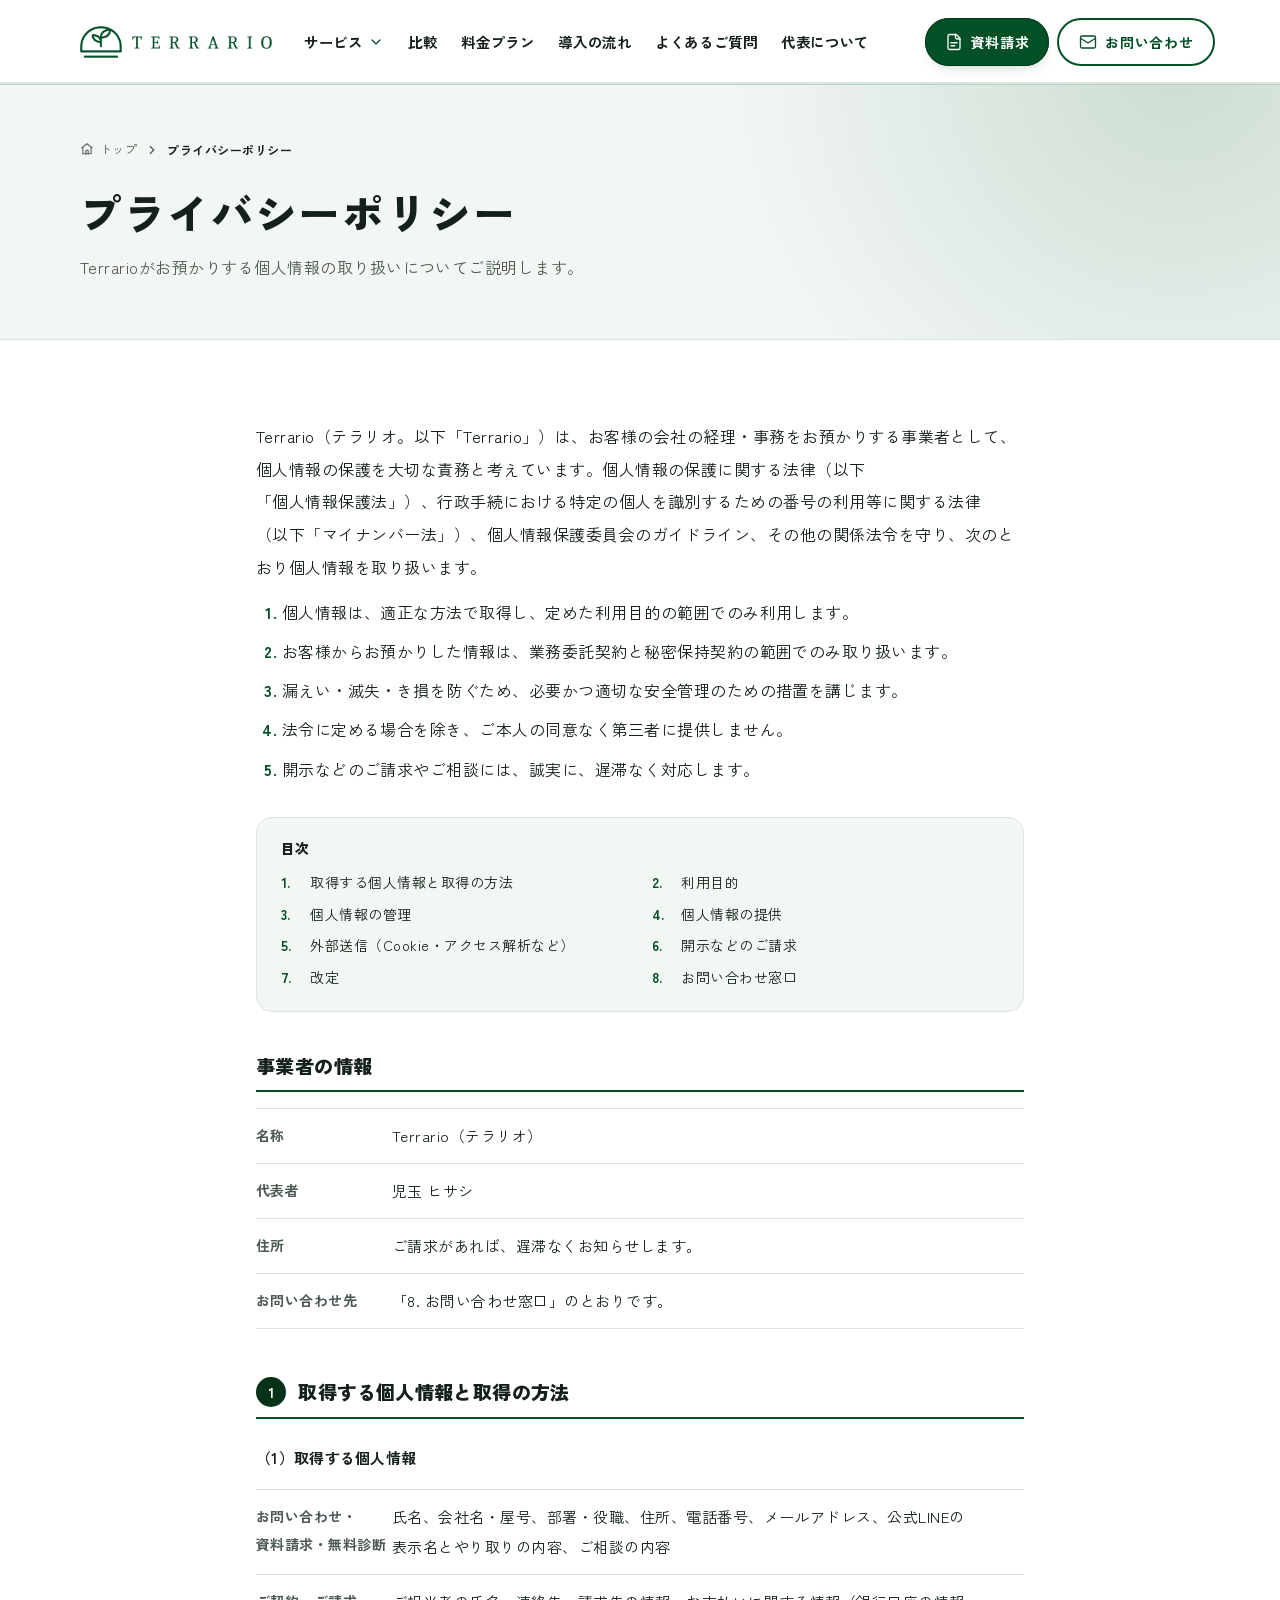
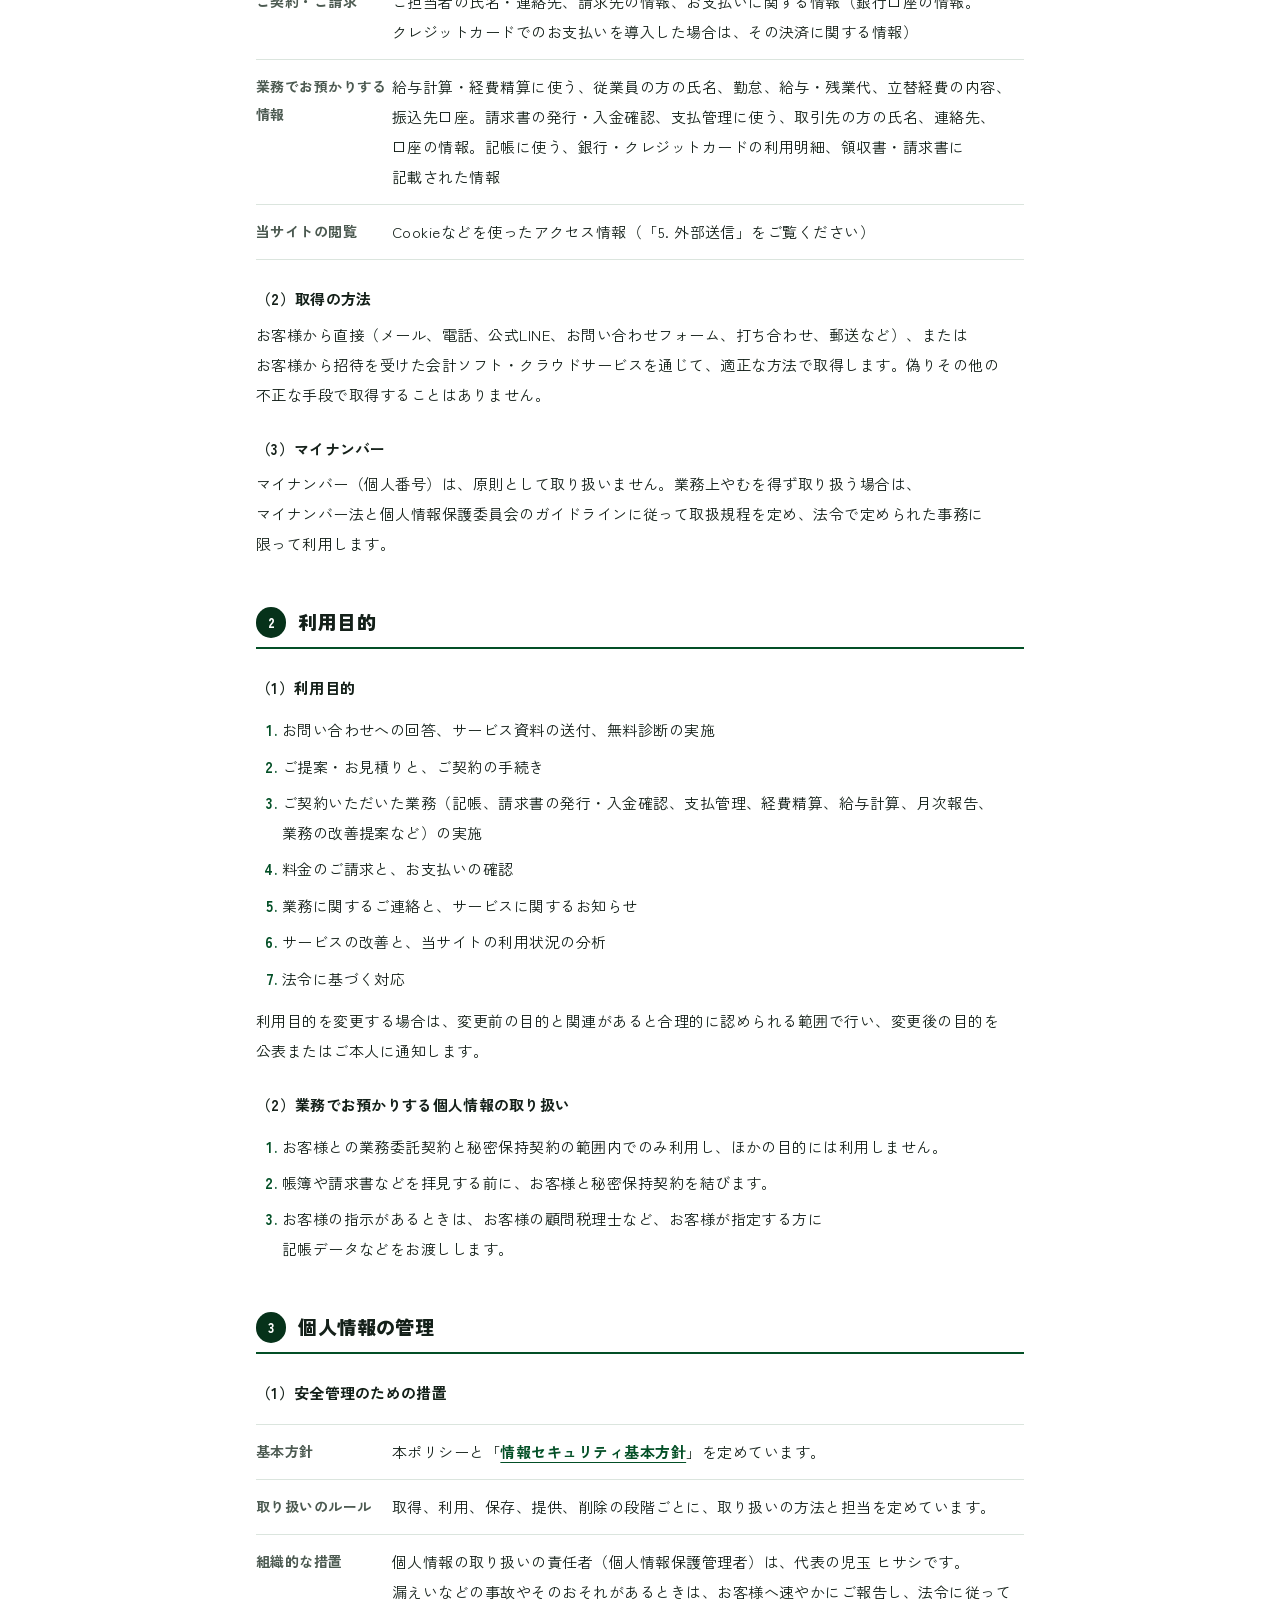
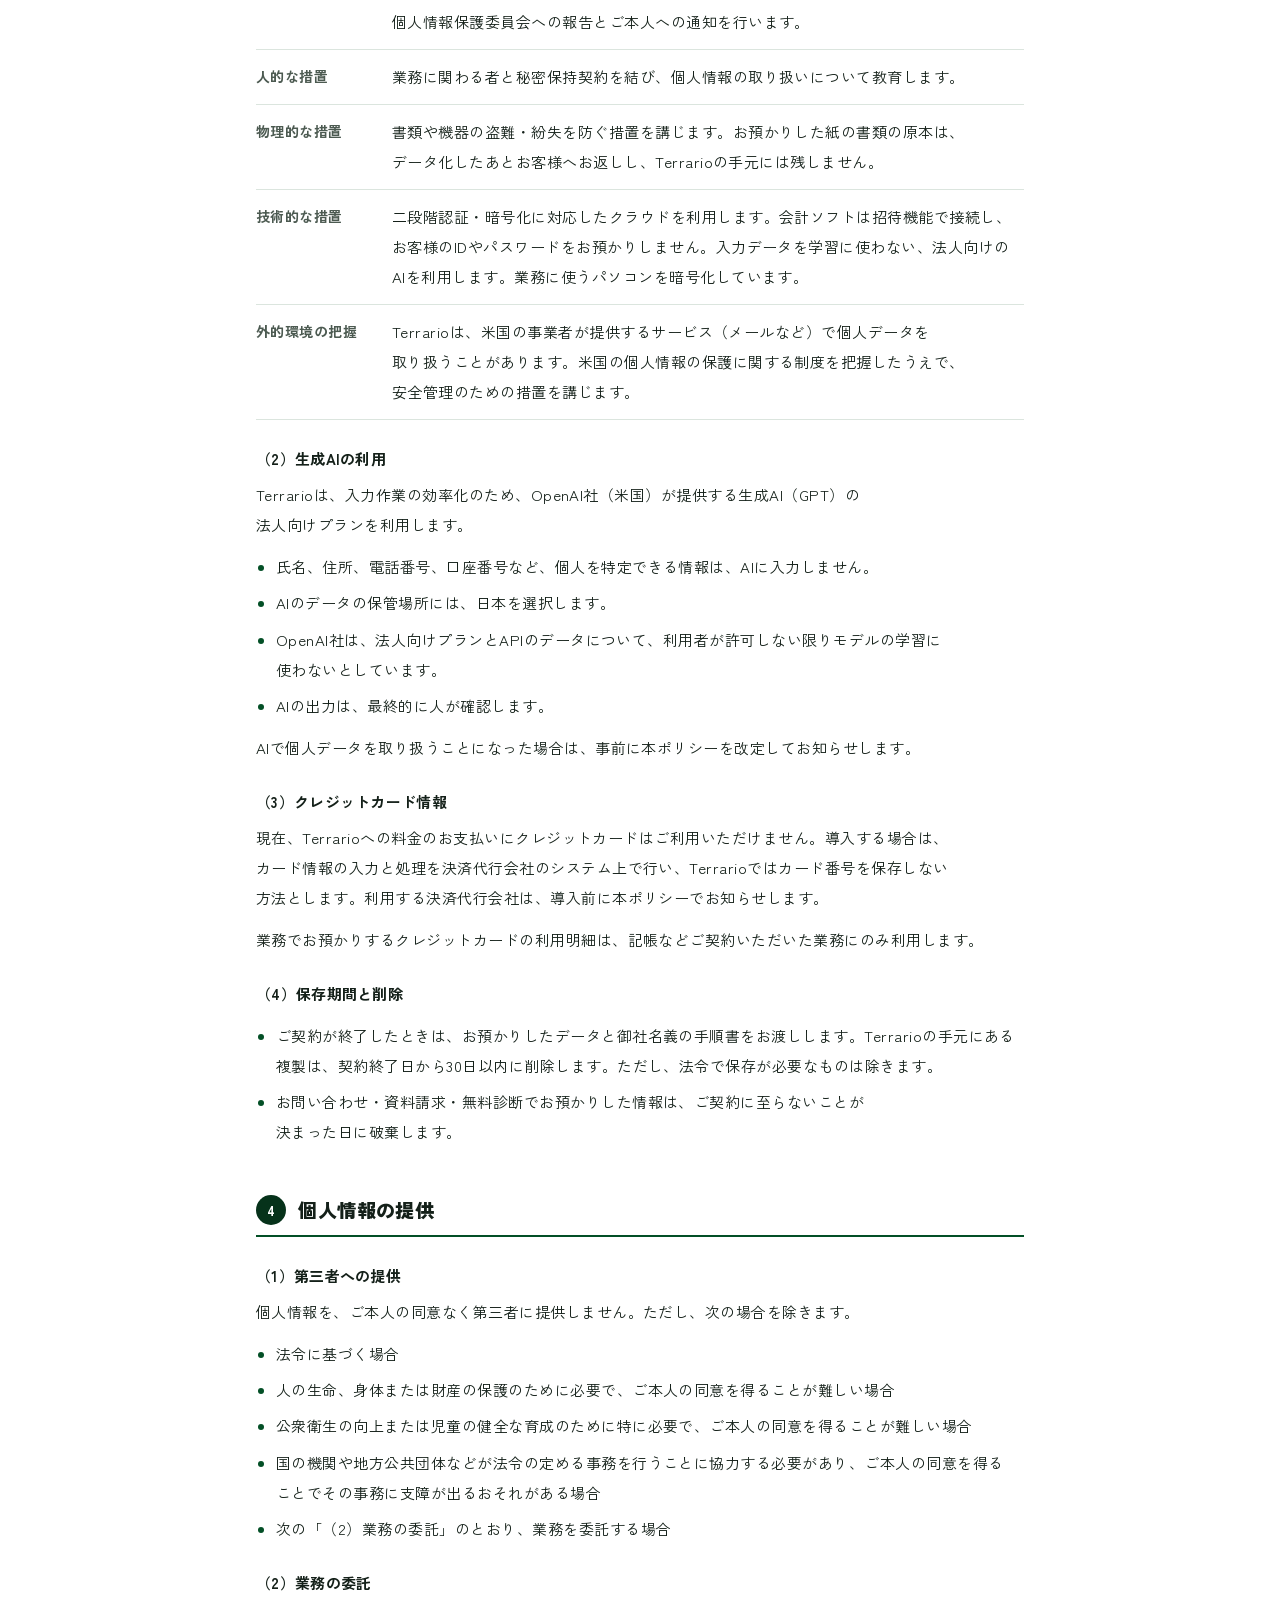
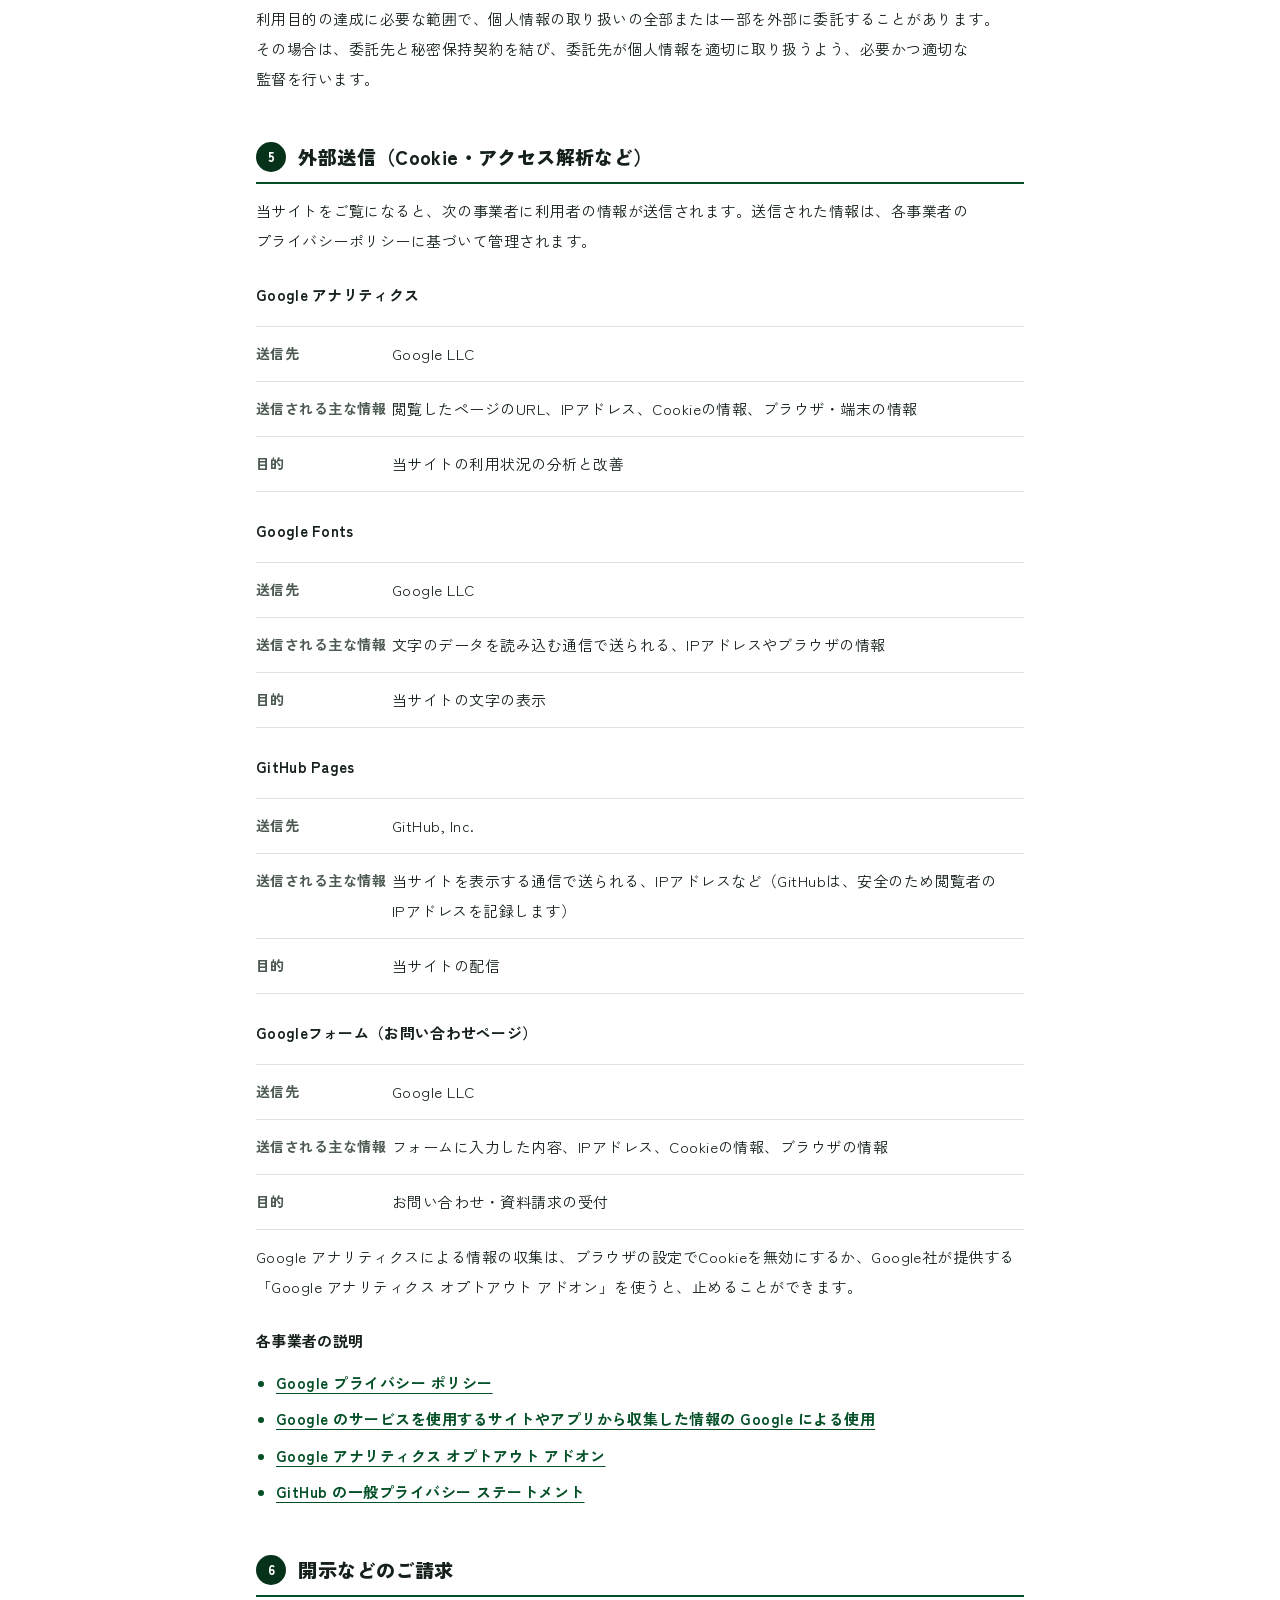
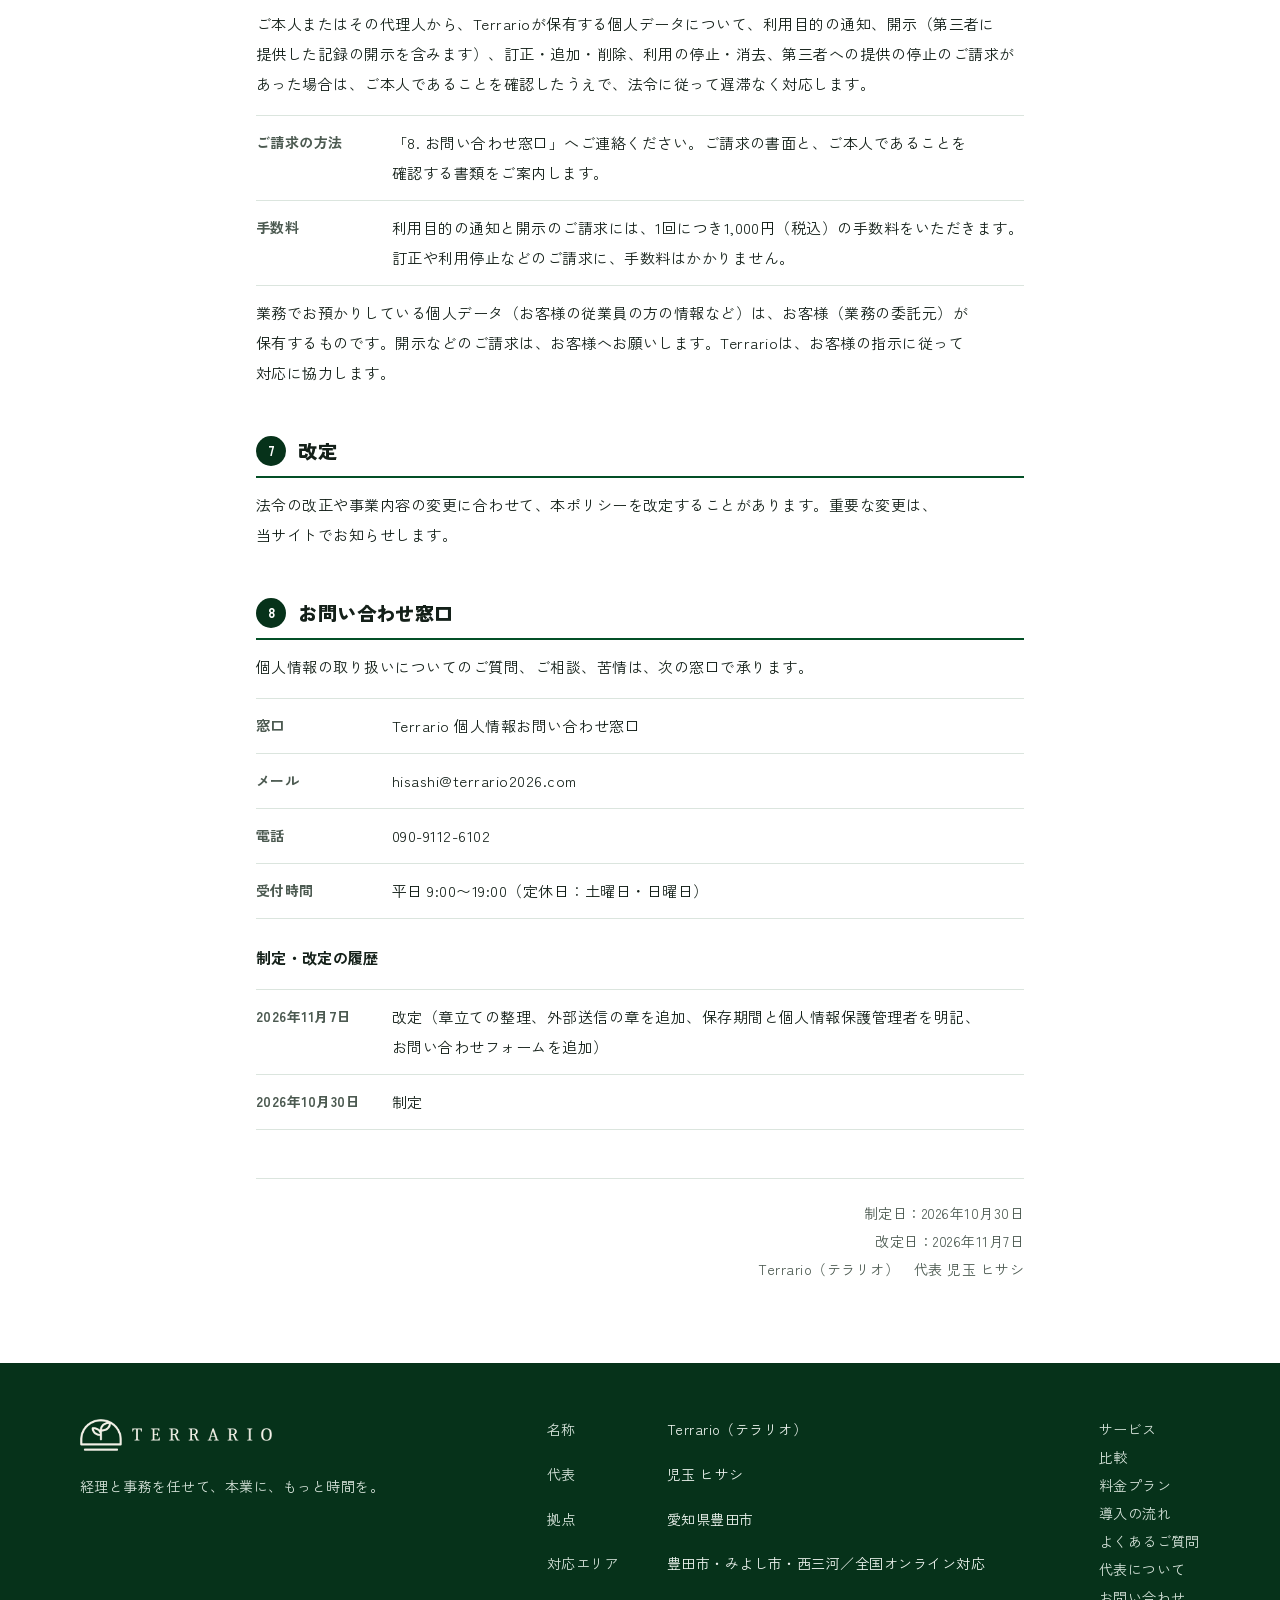
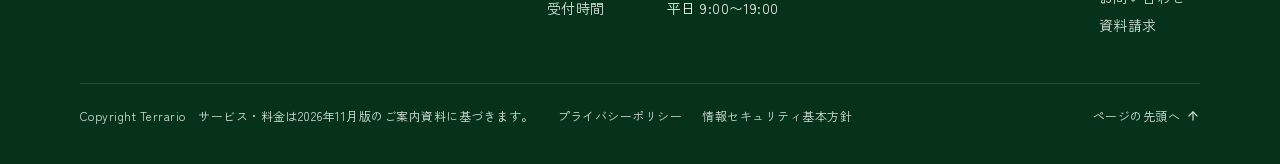
<file: privacy/index.html>
<!doctype html>
<html lang="ja">
<head>
<meta charset="utf-8">
<meta name="viewport" content="width=device-width, initial-scale=1, viewport-fit=cover">
<script async src="https://www.googletagmanager.com/gtag/js?id=G-2XS1PBH4KW"></script>
<script>
  window.dataLayer = window.dataLayer || [];
  function gtag(){dataLayer.push(arguments);}
  gtag('js', new Date());
  gtag('config', 'G-2XS1PBH4KW');
</script>
<title>プライバシーポリシー｜Terrario（テラリオ）</title>
<meta name="description" content="Terrario（テラリオ）のプライバシーポリシー。お問い合わせやご契約、経理・事務代行の業務でお預かりする個人情報の取り扱いについてご説明します。">
<link rel="canonical" href="https://www.terrario2026.com/privacy/">
<meta name="theme-color" content="#141311">
<meta property="og:type" content="website">
<meta property="og:site_name" content="Terrario（テラリオ）">
<meta property="og:title" content="プライバシーポリシー｜Terrario（テラリオ）">
<meta property="og:description" content="Terrario（テラリオ）のプライバシーポリシー。お問い合わせやご契約、経理・事務代行の業務でお預かりする個人情報の取り扱いについてご説明します。">
<meta property="og:url" content="https://www.terrario2026.com/privacy/">
<meta property="og:image" content="https://www.terrario2026.com/assets/og-image.png">
<meta property="og:image:width" content="1200">
<meta property="og:image:height" content="630">
<meta property="og:locale" content="ja_JP">
<meta name="twitter:card" content="summary_large_image">
<link rel="icon" href="/favicon.ico" sizes="16x16 32x32 48x48" type="image/x-icon">
<link rel="icon" href="/favicon.png" sizes="192x192" type="image/png">
<link rel="apple-touch-icon" href="/apple-touch-icon.png" sizes="180x180">
<link rel="preconnect" href="https://fonts.googleapis.com">
<link rel="preconnect" href="https://fonts.gstatic.com" crossorigin>
<link rel="stylesheet" href="https://fonts.googleapis.com/css2?family=Zen+Kaku+Gothic+New:wght@400;500;700;900&display=swap">
<link rel="stylesheet" href="/assets/site/style.css?v=8cf432f8">
</head>
<body>
<svg width="0" height="0" class="absolute" aria-hidden="true" focusable="false">
  <defs>
    <symbol id="i-check" viewBox="0 0 24 24"><path d="M20 6 9 17l-5-5"/></symbol>
    <symbol id="i-check-circle" viewBox="0 0 24 24"><circle cx="12" cy="12" r="9.5"/><path d="m8 12.5 2.8 2.8L16.5 9.5"/></symbol>
    <symbol id="i-arrow-right" viewBox="0 0 24 24"><path d="M5 12h14"/><path d="m12 5 7 7-7 7"/></symbol>
    <symbol id="i-arrow-up" viewBox="0 0 24 24"><path d="M12 19V5"/><path d="m5 12 7-7 7 7"/></symbol>
    <symbol id="i-chevron" viewBox="0 0 24 24"><path d="m6 9 6 6 6-6"/></symbol>
    <symbol id="i-chevron-right" viewBox="0 0 24 24"><path d="m9 6 6 6-6 6"/></symbol>
    <symbol id="i-external" viewBox="0 0 24 24"><path d="M7 7h10v10"/><path d="M7 17 17 7"/></symbol>
    <symbol id="i-menu" viewBox="0 0 24 24"><path d="M4 7h16"/><path d="M4 12h16"/><path d="M4 17h16"/></symbol>
    <symbol id="i-x" viewBox="0 0 24 24"><path d="M18 6 6 18"/><path d="m6 6 12 12"/></symbol>
    <symbol id="i-plus" viewBox="0 0 24 24"><path d="M12 5v14"/><path d="M5 12h14"/></symbol>
    <symbol id="i-copy" viewBox="0 0 24 24"><rect x="9" y="9" width="12" height="12" rx="2"/><path d="M5 15H4a2 2 0 0 1-2-2V4a2 2 0 0 1 2-2h9a2 2 0 0 1 2 2v1"/></symbol>
    <symbol id="i-mail" viewBox="0 0 24 24"><rect x="2" y="4" width="20" height="16" rx="2"/><path d="m22 7-8.97 5.7a1.94 1.94 0 0 1-2.06 0L2 7"/></symbol>
    <symbol id="i-phone" viewBox="0 0 24 24"><path d="M5 4h4l2 5-2.5 1.5a11 11 0 0 0 5 5L15 13l5 2v4a2 2 0 0 1-2 2A16 16 0 0 1 3 6a2 2 0 0 1 2-2"/></symbol>
    <symbol id="i-chat" viewBox="0 0 24 24"><path d="M21 15a2 2 0 0 1-2 2H7l-4 4V5a2 2 0 0 1 2-2h14a2 2 0 0 1 2 2z"/><path d="M8 9h8"/><path d="M8 13h5"/></symbol>
    <symbol id="i-file" viewBox="0 0 24 24"><path d="M15 2H6a2 2 0 0 0-2 2v16a2 2 0 0 0 2 2h12a2 2 0 0 0 2-2V7z"/><path d="M14 2v4a2 2 0 0 0 2 2h4"/><path d="M8 13h8"/><path d="M8 17h5"/></symbol>
    <symbol id="i-book" viewBox="0 0 24 24"><path d="M2 4h6a4 4 0 0 1 4 4v13a3 3 0 0 0-3-3H2z"/><path d="M22 4h-6a4 4 0 0 0-4 4v13a3 3 0 0 1 3-3h7z"/></symbol>
    <symbol id="i-invoice" viewBox="0 0 24 24"><path d="M15 2H6a2 2 0 0 0-2 2v16a2 2 0 0 0 2 2h12a2 2 0 0 0 2-2V7z"/><path d="M14 2v4a2 2 0 0 0 2 2h4"/><path d="M8 13h8"/><path d="M8 17h5"/><path d="M8 9h2"/></symbol>
    <symbol id="i-wallet" viewBox="0 0 24 24"><path d="M19 7V4a1 1 0 0 0-1-1H5a2 2 0 0 0 0 4h15a1 1 0 0 1 1 1v4h-3a2 2 0 0 0 0 4h3a1 1 0 0 0 1-1v-2"/><path d="M3 5v14a2 2 0 0 0 2 2h15a1 1 0 0 0 1-1v-4"/></symbol>
    <symbol id="i-users" viewBox="0 0 24 24"><path d="M16 21v-2a4 4 0 0 0-4-4H6a4 4 0 0 0-4 4v2"/><circle cx="9" cy="7" r="4"/><path d="M22 21v-2a4 4 0 0 0-3-3.87"/><path d="M16 3.13a4 4 0 0 1 0 7.75"/></symbol>
    <symbol id="i-chart" viewBox="0 0 24 24"><path d="M3 3v18h18"/><path d="M18 17V9"/><path d="M13 17V5"/><path d="M8 17v-3"/></symbol>
    <symbol id="i-cycle" viewBox="0 0 24 24"><path d="M3 12a9 9 0 0 1 15-6.7L21 8"/><path d="M21 3v5h-5"/><path d="M21 12a9 9 0 0 1-15 6.7L3 16"/><path d="M8 16H3v5"/></symbol>
    <symbol id="i-phone-cam" viewBox="0 0 24 24"><rect x="6" y="2" width="12" height="20" rx="2"/><path d="M11 18h2"/></symbol>
    <symbol id="i-cloud" viewBox="0 0 24 24"><path d="M17.5 19H9a7 7 0 1 1 6.71-9h1.79a4.5 4.5 0 1 1 0 9z"/></symbol>
    <symbol id="i-user-check" viewBox="0 0 24 24"><path d="M16 21v-2a4 4 0 0 0-4-4H6a4 4 0 0 0-4 4v2"/><circle cx="9" cy="7" r="4"/><path d="m16 11 2 2 4-4"/></symbol>
    <symbol id="i-lock" viewBox="0 0 24 24"><rect x="3" y="11" width="18" height="11" rx="2"/><path d="M7 11V7a5 5 0 0 1 10 0v4"/></symbol>
    <symbol id="i-shield" viewBox="0 0 24 24"><path d="M12 22s8-4 8-10V5l-8-3-8 3v7c0 6 8 10 8 10"/><path d="m9 12 2 2 4-4"/></symbol>
    <symbol id="i-clock" viewBox="0 0 24 24"><circle cx="12" cy="12" r="9"/><path d="M12 7v5l3 2"/></symbol>
    <symbol id="i-pin" viewBox="0 0 24 24"><path d="M20 10c0 5-5.5 10.2-7.4 11.8a1 1 0 0 1-1.2 0C9.5 20.2 4 15 4 10a8 8 0 0 1 16 0"/><circle cx="12" cy="10" r="3"/></symbol>
    <symbol id="i-info" viewBox="0 0 24 24"><circle cx="12" cy="12" r="9"/><path d="M12 16v-4"/><path d="M12 8h.01"/></symbol>
    <symbol id="i-monitor" viewBox="0 0 24 24"><rect x="2" y="3" width="20" height="14" rx="2"/><path d="M8 21h8"/><path d="M12 17v4"/></symbol>
    <symbol id="i-card" viewBox="0 0 24 24"><rect x="2" y="5" width="20" height="14" rx="2"/><path d="M2 10h20"/></symbol>
    <symbol id="i-clipboard" viewBox="0 0 24 24"><rect x="8" y="2" width="8" height="4" rx="1"/><path d="M16 4h2a2 2 0 0 1 2 2v14a2 2 0 0 1-2 2H6a2 2 0 0 1-2-2V6a2 2 0 0 1 2-2h2"/><path d="M12 11h4"/><path d="M12 16h4"/><path d="M8 11h.01"/><path d="M8 16h.01"/></symbol>
    <symbol id="i-home" viewBox="0 0 24 24"><path d="m3 10 9-7 9 7"/><path d="M5 9v11h14V9"/><path d="M10 20v-6h4v6"/></symbol>
  </defs>
</svg>

<a href="#main" class="sr-only focus:not-sr-only focus:fixed focus:left-4 focus:top-4 focus:z-[90] focus:rounded-md focus:bg-white focus:px-4 focus:py-2 focus:text-sm">本文へ移動</a>

<!-- ======================= ヘッダー ======================= -->
<header id="site-header" class="site-header">
  <div class="wrap hdr-row">
    <a href="/" class="logo-plate flex shrink-0 items-center gap-2.5 py-1" aria-label="Terrario トップへ">
      <img src="/assets/site/img/logo-symbol.png" alt="" width="42" height="32" class="h-[30px] w-[40px] lg:h-8 lg:w-[42px]">
      <img src="/assets/site/img/logo-wordmark.png" alt="" width="140" height="13" class="h-3 w-[129px] lg:h-[13px] lg:w-[140px]">
    </a>
    <nav class="hdr-nav hidden items-center font-bold whitespace-nowrap md:flex" aria-label="ページ内">
      <div class="group relative">
        <button type="button" class="nav-item flex h-11 cursor-pointer items-center gap-1.5 transition-colors hover:text-gold-ink" aria-haspopup="true">サービス<svg class="size-4 text-gold-ink transition-transform duration-150 group-hover:rotate-180 group-focus-within:rotate-180" fill="none" stroke="currentColor" stroke-width="2" stroke-linecap="round" stroke-linejoin="round" aria-hidden="true"><use href="#i-chevron"/></svg></button>
        <div class="invisible absolute top-full left-1/2 z-10 w-[21rem] -translate-x-1/2 pt-3 opacity-0 transition duration-150 group-hover:visible group-hover:opacity-100 group-focus-within:visible group-focus-within:opacity-100">
          <div class="rounded-xl border bg-white p-2 shadow-[0_24px_50px_-24px_rgb(23_22_15/0.45)]">
            <a href="/service/" class="flex items-start gap-3 rounded-lg p-3 transition-colors hover:bg-surface">
              <span class="inline-flex size-9 shrink-0 items-center justify-center rounded-md bg-gold-soft text-gold-ink"><svg class="size-[18px]" fill="none" stroke="currentColor" stroke-width="1.75" stroke-linecap="round" stroke-linejoin="round" aria-hidden="true"><use href="#i-book"/></svg></span>
              <span><span class="block text-sm font-bold">サービス内容</span><span class="block text-xs font-medium leading-[1.7] text-muted-foreground">業務の内容と、プランごとの対応範囲</span></span>
            </a>
            <a href="/service/#features" class="flex items-start gap-3 rounded-lg p-3 transition-colors hover:bg-surface">
              <span class="inline-flex size-9 shrink-0 items-center justify-center rounded-md bg-gold-soft text-gold-ink"><svg class="size-[18px]" fill="none" stroke="currentColor" stroke-width="1.75" stroke-linecap="round" stroke-linejoin="round" aria-hidden="true"><use href="#i-cloud"/></svg></span>
              <span><span class="block text-sm font-bold">Terrarioの特徴</span><span class="block text-xs font-medium leading-[1.7] text-muted-foreground">ひとつの窓口、クラウドとAI、人の確認</span></span>
            </a>
            <a href="/service/#security" class="flex items-start gap-3 rounded-lg p-3 transition-colors hover:bg-surface">
              <span class="inline-flex size-9 shrink-0 items-center justify-center rounded-md bg-gold-soft text-gold-ink"><svg class="size-[18px]" fill="none" stroke="currentColor" stroke-width="1.75" stroke-linecap="round" stroke-linejoin="round" aria-hidden="true"><use href="#i-shield"/></svg></span>
              <span><span class="block text-sm font-bold">対応ソフト・情報の管理</span><span class="block text-xs font-medium leading-[1.7] text-muted-foreground">freee・マネーフォワード・弥生に対応</span></span>
            </a>
          </div>
        </div>
      </div>
      <a href="/compare/" class="nav-item inline-flex h-11 items-center transition-colors hover:text-gold-ink">比較</a>
      <a href="/price/" class="nav-item inline-flex h-11 items-center transition-colors hover:text-gold-ink">料金プラン</a>
      <a href="/flow/" class="nav-item inline-flex h-11 items-center transition-colors hover:text-gold-ink">導入の流れ</a>
      <a href="/faq/" class="nav-item inline-flex h-11 items-center transition-colors hover:text-gold-ink">よくあるご質問</a>
      <a href="/representative/" class="nav-item inline-flex h-11 items-center transition-colors hover:text-gold-ink">代表について</a>
    </nav>
    <div class="hdr-actions ml-auto flex items-center gap-2 whitespace-nowrap">
      <a href="/contact/#form-request" class="btn-gold hidden h-10 items-center gap-2 rounded-full px-4 text-[0.8125rem] font-bold sm:inline-flex md:h-11 md:px-6 md:text-sm"><svg class="size-[18px]" fill="none" stroke="currentColor" stroke-width="1.75" stroke-linecap="round" stroke-linejoin="round" aria-hidden="true"><use href="#i-file"/></svg>資料請求</a>
      <a href="/contact/" aria-label="お問い合わせ" class="inline-flex size-10 items-center justify-center gap-1.5 rounded-full border-2 border-gold bg-white text-xs font-bold text-gold-ink transition-colors hover:bg-gold-soft min-[400px]:w-auto min-[400px]:px-3 sm:px-4 sm:text-sm md:h-11 md:gap-2 md:px-6"><svg class="size-[18px] shrink-0" fill="none" stroke="currentColor" stroke-width="1.75" stroke-linecap="round" stroke-linejoin="round" aria-hidden="true"><use href="#i-mail"/></svg><span class="hidden min-[400px]:inline">お問い合わせ</span></a>
      <button type="button" id="menu-open" class="-mr-2 inline-flex size-10 cursor-pointer items-center justify-center rounded-md hover:bg-surface md:hidden" aria-label="メニューを開く" aria-expanded="false" aria-controls="menu-sheet">
        <span class="menu-icon-open"><svg class="size-5" fill="none" stroke="currentColor" stroke-width="1.75" stroke-linecap="round" stroke-linejoin="round" aria-hidden="true"><use href="#i-menu"/></svg></span><span class="menu-icon-close hidden"><svg class="size-5" fill="none" stroke="currentColor" stroke-width="1.75" stroke-linecap="round" stroke-linejoin="round" aria-hidden="true"><use href="#i-x"/></svg></span>
      </button>
    </div>
  </div>

  <!-- スマホ：ヘッダーの真下に開くメニュー -->
  <div id="menu-sheet" class="menu-panel absolute inset-x-0 top-full border-b bg-white shadow-[0_24px_40px_-24px_rgb(23_22_15/0.4)] md:hidden" hidden>
    <nav class="wrap pt-2 pb-5" aria-label="メニュー">
      <p class="py-3 font-bold">サービス</p>
      <div class="mb-2 space-y-0.5">
        <a href="/service/" class="flex items-center gap-3 rounded-md py-2.5 pl-3 text-sm font-medium text-muted-foreground hover:bg-surface"><svg class="size-4 text-gold-ink" fill="none" stroke="currentColor" stroke-width="1.75" stroke-linecap="round" stroke-linejoin="round" aria-hidden="true"><use href="#i-book"/></svg>サービス内容</a>
        <a href="/service/#features" class="flex items-center gap-3 rounded-md py-2.5 pl-3 text-sm font-medium text-muted-foreground hover:bg-surface"><svg class="size-4 text-gold-ink" fill="none" stroke="currentColor" stroke-width="1.75" stroke-linecap="round" stroke-linejoin="round" aria-hidden="true"><use href="#i-cloud"/></svg>Terrarioの特徴</a>
        <a href="/service/#security" class="flex items-center gap-3 rounded-md py-2.5 pl-3 text-sm font-medium text-muted-foreground hover:bg-surface"><svg class="size-4 text-gold-ink" fill="none" stroke="currentColor" stroke-width="1.75" stroke-linecap="round" stroke-linejoin="round" aria-hidden="true"><use href="#i-shield"/></svg>対応ソフト・情報の管理</a>
      </div>
        <a href="/compare/" class="flex items-center justify-between border-t py-3.5 font-bold">比較<svg class="size-4 text-gold-ink" fill="none" stroke="currentColor" stroke-width="2" stroke-linecap="round" stroke-linejoin="round" aria-hidden="true"><use href="#i-chevron-right"/></svg></a>
        <a href="/price/" class="flex items-center justify-between border-t py-3.5 font-bold">料金プラン<svg class="size-4 text-gold-ink" fill="none" stroke="currentColor" stroke-width="2" stroke-linecap="round" stroke-linejoin="round" aria-hidden="true"><use href="#i-chevron-right"/></svg></a>
        <a href="/flow/" class="flex items-center justify-between border-t py-3.5 font-bold">導入の流れ<svg class="size-4 text-gold-ink" fill="none" stroke="currentColor" stroke-width="2" stroke-linecap="round" stroke-linejoin="round" aria-hidden="true"><use href="#i-chevron-right"/></svg></a>
        <a href="/faq/" class="flex items-center justify-between border-t py-3.5 font-bold">よくあるご質問<svg class="size-4 text-gold-ink" fill="none" stroke="currentColor" stroke-width="2" stroke-linecap="round" stroke-linejoin="round" aria-hidden="true"><use href="#i-chevron-right"/></svg></a>
        <a href="/representative/" class="flex items-center justify-between border-t py-3.5 font-bold">代表について<svg class="size-4 text-gold-ink" fill="none" stroke="currentColor" stroke-width="2" stroke-linecap="round" stroke-linejoin="round" aria-hidden="true"><use href="#i-chevron-right"/></svg></a>
      <div class="mt-3 grid grid-cols-2 gap-2 border-t pt-4">
        <a href="/contact/#form-request" class="btn-gold inline-flex h-12 items-center justify-center gap-2 rounded-full text-sm font-bold"><svg class="size-4" fill="none" stroke="currentColor" stroke-width="1.75" stroke-linecap="round" stroke-linejoin="round" aria-hidden="true"><use href="#i-file"/></svg>資料請求</a>
        <a href="/contact/" class="inline-flex h-12 items-center justify-center gap-2 rounded-full border-2 border-gold text-sm font-bold text-gold-ink"><svg class="size-4" fill="none" stroke="currentColor" stroke-width="1.75" stroke-linecap="round" stroke-linejoin="round" aria-hidden="true"><use href="#i-mail"/></svg>お問い合わせ</a>
      </div>
      <p class="num mt-4 text-center text-sm"><span class="font-bold">090-9112-6102</span><span class="ml-2 text-xs text-muted-foreground">平日 9:00〜19:00</span></p>
    </nav>
  </div>
  <div class="hdr-progress" aria-hidden="true"><span id="hdr-progress-bar"></span></div>
</header>
<div id="page-top" class="hdr-spacer" aria-hidden="true"></div>
<div id="menu-overlay" class="fixed inset-0 z-40 bg-black/30 md:hidden" hidden></div>

<main id="main">

<section class="page-hero border-b" aria-labelledby="page-title">
  <div class="wrap py-10 sm:py-14">
    <nav aria-label="パンくずリスト">
      <ol class="flex flex-wrap items-center gap-2 text-xs text-muted-foreground">
        <li><a href="/" class="inline-flex items-center gap-1.5 hover:text-gold-ink"><svg class="size-3.5" fill="none" stroke="currentColor" stroke-width="1.75" stroke-linecap="round" stroke-linejoin="round" aria-hidden="true"><use href="#i-home"/></svg>トップ</a></li>
        <li aria-hidden="true"><svg class="size-3.5" fill="none" stroke="currentColor" stroke-width="2" stroke-linecap="round" stroke-linejoin="round"><use href="#i-chevron-right"/></svg></li>
        <li><span aria-current="page" class="font-bold text-foreground">プライバシーポリシー</span></li>
      </ol>
    </nav>
    <h1 id="page-title" class="mt-6 text-[1.75rem] font-black leading-[1.4] tracking-[0.04em] sm:text-[2.6rem]">プライバシー<wbr>ポリシー</h1>
    <p class="mt-3 max-w-[42rem] text-muted-foreground">Terrarioがお預かりする個人情報の取り扱いについてご説明します。</p>
  </div>
</section>
<section class="py-14 sm:py-20" aria-label="プライバシーポリシー本文">
  <div class="wrap">
    <div class="mx-auto max-w-[48rem]">
      <p class="policy-lead">Terrario（テラリオ。以下「Terrario」）は、お客様の会社の経理・事務をお預かりする事業者として、個人情報の保護を大切な責務と考えています。個人情報の保護に関する法律（以下「個人情報保護法」）、行政手続における特定の個人を識別するための番号の利用等に関する法律（以下「マイナンバー法」）、個人情報保護委員会のガイドライン、その他の関係法令を守り、次のとおり個人情報を取り扱います。</p>
      <ol class="policy-ol policy-lead">
        <li>個人情報は、適正な方法で取得し、定めた利用目的の範囲でのみ利用します。</li>
        <li>お客様からお預かりした情報は、業務委託契約と秘密保持契約の範囲でのみ取り扱います。</li>
        <li>漏えい・滅失・き損を防ぐため、必要かつ適切な安全管理のための措置を講じます。</li>
        <li>法令に定める場合を除き、ご本人の同意なく第三者に提供しません。</li>
        <li>開示などのご請求やご相談には、誠実に、遅滞なく対応します。</li>
      </ol>

      <nav class="policy-toc" aria-label="目次">
        <p class="text-sm font-black">目次</p>
        <ol>
          <li><a href="#p1">取得する個人情報と取得の方法</a></li>
          <li><a href="#p2">利用目的</a></li>
          <li><a href="#p3">個人情報の管理</a></li>
          <li><a href="#p4">個人情報の提供</a></li>
          <li><a href="#p5">外部送信（Cookie・アクセス解析など）</a></li>
          <li><a href="#p6">開示などのご請求</a></li>
          <li><a href="#p7">改定</a></li>
          <li><a href="#p8">お問い合わせ窓口</a></li>
        </ol>
      </nav>

      <div class="policy">
        <h2 id="p0">事業者の情報</h2>
        <dl class="policy-dl">
          <dt>名称</dt><dd>Terrario（テラリオ）</dd>
          <dt>代表者</dt><dd>児玉 ヒサシ</dd>
          <dt>住所</dt><dd>ご請求があれば、遅滞なくお知らせします。</dd>
          <dt>お問い合わせ先</dt><dd>「8. お問い合わせ窓口」のとおりです。</dd>
        </dl>

        <h2 id="p1"><span>1</span>取得する個人情報と取得の方法</h2>
        <h3>（1）取得する個人情報</h3>
        <dl class="policy-dl">
          <dt>お問い合わせ・資料請求・無料診断</dt><dd>氏名、会社名・屋号、部署・役職、住所、電話番号、メールアドレス、公式LINEの表示名とやり取りの内容、ご相談の内容</dd>
          <dt>ご契約・ご請求</dt><dd>ご担当者の氏名・連絡先、請求先の情報、お支払いに関する情報（銀行口座の情報。クレジットカードでのお支払いを導入した場合は、その決済に関する情報）</dd>
          <dt>業務でお預かりする情報</dt><dd>給与計算・経費精算に使う、従業員の方の氏名、勤怠、給与・残業代、立替経費の内容、振込先口座。請求書の発行・入金確認、支払管理に使う、取引先の方の氏名、連絡先、口座の情報。記帳に使う、銀行・クレジットカードの利用明細、領収書・請求書に記載された情報</dd>
          <dt>当サイトの閲覧</dt><dd>Cookieなどを使ったアクセス情報（「5. 外部送信」をご覧ください）</dd>
        </dl>
        <h3>（2）取得の方法</h3>
        <p>お客様から直接（メール、電話、公式LINE、お問い合わせフォーム、打ち合わせ、郵送など）、またはお客様から招待を受けた会計ソフト・クラウドサービスを通じて、適正な方法で取得します。偽りその他の不正な手段で取得することはありません。</p>
        <h3>（3）マイナンバー</h3>
        <p>マイナンバー（個人番号）は、原則として取り扱いません。業務上やむを得ず取り扱う場合は、マイナンバー法と個人情報保護委員会のガイドラインに従って取扱規程を定め、法令で定められた事務に限って利用します。</p>

        <h2 id="p2"><span>2</span>利用目的</h2>
        <h3>（1）利用目的</h3>
        <ol class="policy-ol">
          <li>お問い合わせへの回答、サービス資料の送付、無料診断の実施</li>
          <li>ご提案・お見積りと、ご契約の手続き</li>
          <li>ご契約いただいた業務（記帳、請求書の発行・入金確認、支払管理、経費精算、給与計算、月次報告、業務の改善提案など）の実施</li>
          <li>料金のご請求と、お支払いの確認</li>
          <li>業務に関するご連絡と、サービスに関するお知らせ</li>
          <li>サービスの改善と、当サイトの利用状況の分析</li>
          <li>法令に基づく対応</li>
        </ol>
        <p>利用目的を変更する場合は、変更前の目的と関連があると合理的に認められる範囲で行い、変更後の目的を公表またはご本人に通知します。</p>
        <h3>（2）業務でお預かりする個人情報の取り扱い</h3>
        <ol class="policy-ol">
          <li>お客様との業務委託契約と秘密保持契約の範囲内でのみ利用し、ほかの目的には利用しません。</li>
          <li>帳簿や請求書などを拝見する前に、お客様と秘密保持契約を結びます。</li>
          <li>お客様の指示があるときは、お客様の顧問税理士など、お客様が指定する方に記帳データなどをお渡しします。</li>
        </ol>

        <h2 id="p3"><span>3</span>個人情報の管理</h2>
        <h3>（1）安全管理のための措置</h3>
        <dl class="policy-dl">
          <dt>基本方針</dt><dd>本ポリシーと「<a href="/security/" class="font-bold text-gold-ink underline underline-offset-4">情報セキュリティ基本方針</a>」を定めています。</dd>
          <dt>取り扱いのルール</dt><dd>取得、利用、保存、提供、削除の段階ごとに、取り扱いの方法と担当を定めています。</dd>
          <dt>組織的な措置</dt><dd>個人情報の取り扱いの責任者（個人情報保護管理者）は、代表の児玉 ヒサシです。漏えいなどの事故やそのおそれがあるときは、お客様へ速やかにご報告し、法令に従って個人情報保護委員会への報告とご本人への通知を行います。</dd>
          <dt>人的な措置</dt><dd>業務に関わる者と秘密保持契約を結び、個人情報の取り扱いについて教育します。</dd>
          <dt>物理的な措置</dt><dd>書類や機器の盗難・紛失を防ぐ措置を講じます。お預かりした紙の書類の原本は、データ化したあとお客様へお返しし、Terrarioの手元には残しません。</dd>
          <dt>技術的な措置</dt><dd>二段階認証・暗号化に対応したクラウドを利用します。会計ソフトは招待機能で接続し、お客様のIDやパスワードをお預かりしません。入力データを学習に使わない、法人向けのAIを利用します。業務に使うパソコンを暗号化しています。</dd>
          <dt>外的環境の把握</dt><dd>Terrarioは、米国の事業者が提供するサービス（メールなど）で個人データを取り扱うことがあります。米国の個人情報の保護に関する制度を把握したうえで、安全管理のための措置を講じます。</dd>
        </dl>
        <h3>（2）生成AIの利用</h3>
        <p>Terrarioは、入力作業の効率化のため、OpenAI社（米国）が提供する生成AI（GPT）の法人向けプランを利用します。</p>
        <ul>
          <li>氏名、住所、電話番号、口座番号など、個人を特定できる情報は、AIに入力しません。</li>
          <li>AIのデータの保管場所には、日本を選択します。</li>
          <li>OpenAI社は、法人向けプランとAPIのデータについて、利用者が許可しない限りモデルの学習に使わないとしています。</li>
          <li>AIの出力は、最終的に人が確認します。</li>
        </ul>
        <p>AIで個人データを取り扱うことになった場合は、事前に本ポリシーを改定してお知らせします。</p>
        <h3>（3）クレジットカード情報</h3>
        <p>現在、Terrarioへの料金のお支払いにクレジットカードはご利用いただけません。導入する場合は、カード情報の入力と処理を決済代行会社のシステム上で行い、Terrarioではカード番号を保存しない方法とします。利用する決済代行会社は、導入前に本ポリシーでお知らせします。</p>
        <p>業務でお預かりするクレジットカードの利用明細は、記帳などご契約いただいた業務にのみ利用します。</p>
        <h3>（4）保存期間と削除</h3>
        <ul>
          <li>ご契約が終了したときは、お預かりしたデータと御社名義の手順書をお渡しします。Terrarioの手元にある複製は、契約終了日から30日以内に削除します。ただし、法令で保存が必要なものは除きます。</li>
          <li>お問い合わせ・資料請求・無料診断でお預かりした情報は、ご契約に至らないことが決まった日に破棄します。</li>
        </ul>

        <h2 id="p4"><span>4</span>個人情報の提供</h2>
        <h3>（1）第三者への提供</h3>
        <p>個人情報を、ご本人の同意なく第三者に提供しません。ただし、次の場合を除きます。</p>
        <ul>
          <li>法令に基づく場合</li>
          <li>人の生命、身体または財産の保護のために必要で、ご本人の同意を得ることが難しい場合</li>
          <li>公衆衛生の向上または児童の健全な育成のために特に必要で、ご本人の同意を得ることが難しい場合</li>
          <li>国の機関や地方公共団体などが法令の定める事務を行うことに協力する必要があり、ご本人の同意を得ることでその事務に支障が出るおそれがある場合</li>
          <li>次の「（2）業務の委託」のとおり、業務を委託する場合</li>
        </ul>
        <h3>（2）業務の委託</h3>
        <p>利用目的の達成に必要な範囲で、個人情報の取り扱いの全部または一部を外部に委託することがあります。その場合は、委託先と秘密保持契約を結び、委託先が個人情報を適切に取り扱うよう、必要かつ適切な監督を行います。</p>

        <h2 id="p5"><span>5</span>外部送信（Cookie・アクセス解析など）</h2>
        <p>当サイトをご覧になると、次の事業者に利用者の情報が送信されます。送信された情報は、各事業者のプライバシーポリシーに基づいて管理されます。</p>
        <h3>Google アナリティクス</h3>
        <dl class="policy-dl">
          <dt>送信先</dt><dd>Google LLC</dd>
          <dt>送信される主な情報</dt><dd>閲覧したページのURL、IPアドレス、Cookieの情報、ブラウザ・端末の情報</dd>
          <dt>目的</dt><dd>当サイトの利用状況の分析と改善</dd>
        </dl>
        <h3>Google Fonts</h3>
        <dl class="policy-dl">
          <dt>送信先</dt><dd>Google LLC</dd>
          <dt>送信される主な情報</dt><dd>文字のデータを読み込む通信で送られる、IPアドレスやブラウザの情報</dd>
          <dt>目的</dt><dd>当サイトの文字の表示</dd>
        </dl>
        <h3>GitHub Pages</h3>
        <dl class="policy-dl">
          <dt>送信先</dt><dd>GitHub, Inc.</dd>
          <dt>送信される主な情報</dt><dd>当サイトを表示する通信で送られる、IPアドレスなど（GitHubは、安全のため閲覧者のIPアドレスを記録します）</dd>
          <dt>目的</dt><dd>当サイトの配信</dd>
        </dl>
        <h3>Googleフォーム（お問い合わせページ）</h3>
        <dl class="policy-dl">
          <dt>送信先</dt><dd>Google LLC</dd>
          <dt>送信される主な情報</dt><dd>フォームに入力した内容、IPアドレス、Cookieの情報、ブラウザの情報</dd>
          <dt>目的</dt><dd>お問い合わせ・資料請求の受付</dd>
        </dl>
        <p>Google アナリティクスによる情報の収集は、ブラウザの設定でCookieを無効にするか、Google社が提供する「Google アナリティクス オプトアウト アドオン」を使うと、止めることができます。</p>
        <h3>各事業者の説明</h3>
        <ul>
          <li><a href="https://policies.google.com/privacy?hl=ja" target="_blank" rel="noopener" class="font-bold text-gold-ink underline underline-offset-4">Google プライバシー ポリシー</a></li>
          <li><a href="https://policies.google.com/technologies/partner-sites?hl=ja" target="_blank" rel="noopener" class="font-bold text-gold-ink underline underline-offset-4">Google のサービスを使用するサイトやアプリから収集した情報の Google による使用</a></li>
          <li><a href="https://tools.google.com/dlpage/gaoptout?hl=ja" target="_blank" rel="noopener" class="font-bold text-gold-ink underline underline-offset-4">Google アナリティクス オプトアウト アドオン</a></li>
          <li><a href="https://docs.github.com/ja/site-policy/privacy-policies/github-general-privacy-statement" target="_blank" rel="noopener" class="font-bold text-gold-ink underline underline-offset-4">GitHub の一般プライバシー ステートメント</a></li>
        </ul>

        <h2 id="p6"><span>6</span>開示などのご請求</h2>
        <p>ご本人またはその代理人から、Terrarioが保有する個人データについて、利用目的の通知、開示（第三者に提供した記録の開示を含みます）、訂正・追加・削除、利用の停止・消去、第三者への提供の停止のご請求があった場合は、ご本人であることを確認したうえで、法令に従って遅滞なく対応します。</p>
        <dl class="policy-dl">
          <dt>ご請求の方法</dt><dd>「8. お問い合わせ窓口」へご連絡ください。ご請求の書面と、ご本人であることを確認する書類をご案内します。</dd>
          <dt>手数料</dt><dd>利用目的の通知と開示のご請求には、1回につき1,000円（税込）の手数料をいただきます。訂正や利用停止などのご請求に、手数料はかかりません。</dd>
        </dl>
        <p>業務でお預かりしている個人データ（お客様の従業員の方の情報など）は、お客様（業務の委託元）が保有するものです。開示などのご請求は、お客様へお願いします。Terrarioは、お客様の指示に従って対応に協力します。</p>

        <h2 id="p7"><span>7</span>改定</h2>
        <p>法令の改正や事業内容の変更に合わせて、本ポリシーを改定することがあります。重要な変更は、当サイトでお知らせします。</p>

        <h2 id="p8"><span>8</span>お問い合わせ窓口</h2>
        <p>個人情報の取り扱いについてのご質問、ご相談、苦情は、次の窓口で承ります。</p>
        <dl class="policy-dl">
          <dt>窓口</dt><dd>Terrario 個人情報お問い合わせ窓口</dd>
          <dt>メール</dt><dd>hisashi@terrario2026.com</dd>
          <dt>電話</dt><dd>090-9112-6102</dd>
          <dt>受付時間</dt><dd>平日 9:00〜19:00（定休日：土曜日・日曜日）</dd>
        </dl>

        <h3>制定・改定の履歴</h3>
        <dl class="policy-dl">
          <dt>2026年11月7日</dt><dd>改定（章立ての整理、外部送信の章を追加、保存期間と個人情報保護管理者を明記、お問い合わせフォームを追加）</dd>
          <dt>2026年10月30日</dt><dd>制定</dd>
        </dl>

        <p class="policy-sign">制定日：2026年10月30日<br>改定日：2026年11月7日<br>Terrario（テラリオ）　代表 児玉 ヒサシ</p>
      </div>
    </div>
  </div>
</section>

</main>

<!-- ======================= フッター ======================= -->
<footer class="bg-night pb-28 text-night-foreground md:pb-10">
  <div class="wrap pt-14">
    <div class="grid gap-10 md:grid-cols-[minmax(0,1fr)_minmax(0,1.2fr)_auto]">
      <div>
        <a href="/" class="inline-flex items-center gap-2.5" aria-label="Terrario トップへ">
          <img src="/assets/site/img/logo-symbol-light.png" alt="" width="42" height="32" class="h-8 w-[42px]">
          <img src="/assets/site/img/logo-wordmark-light.png" alt="" width="140" height="13" class="h-[13px] w-[140px]">
        </a>
        <p class="mt-4 text-sm text-night-muted">経理と事務を任せて、本業に、もっと時間を。</p>
      </div>
      <dl class="grid grid-cols-[6.5rem_1fr] gap-x-4 gap-y-2 text-sm">
        <dt class="text-night-muted">名称</dt><dd>Terrario（テラリオ）</dd>
        <dt class="text-night-muted">代表</dt><dd>児玉 ヒサシ</dd>
        <dt class="text-night-muted">拠点</dt><dd>愛知県豊田市</dd>
        <dt class="text-night-muted">対応エリア</dt><dd>豊田市・みよし市・西三河／全国オンライン対応</dd>
        <dt class="text-night-muted">受付時間</dt><dd>平日 9:00〜19:00</dd>
      </dl>
      <nav class="grid grid-cols-2 gap-x-8 gap-y-2 text-sm text-night-muted md:grid-cols-1" aria-label="フッター">
        <a href="/service/" class="hover:text-night-foreground">サービス</a>
        <a href="/compare/" class="hover:text-night-foreground">比較</a>
        <a href="/price/" class="hover:text-night-foreground">料金プラン</a>
        <a href="/flow/" class="hover:text-night-foreground">導入の流れ</a>
        <a href="/faq/" class="hover:text-night-foreground">よくあるご質問</a>
        <a href="/representative/" class="hover:text-night-foreground">代表について</a>
        <a href="/contact/" class="hover:text-night-foreground">お問い合わせ</a>
        <a href="/contact/#form-request" class="hover:text-night-foreground">資料請求</a>
      </nav>
    </div>
    <div class="mt-12 flex flex-col gap-3 border-t border-night-border pt-6 text-xs text-night-muted sm:flex-row sm:items-center sm:justify-between">
      <div class="flex flex-col gap-2 sm:flex-row sm:flex-wrap sm:items-center sm:gap-x-6">
        <p>Copyright Terrario　サービス・料金は2026年11月版のご案内資料に基づきます。</p>
        <nav class="flex flex-wrap gap-x-5 gap-y-1" aria-label="規程">
          <a href="/privacy/" class="underline-offset-4 hover:text-night-foreground hover:underline">プライバシーポリシー</a>
          <a href="/security/" class="underline-offset-4 hover:text-night-foreground hover:underline">情報セキュリティ基本方針</a>
        </nav>
      </div>
      <a href="#page-top" class="inline-flex items-center gap-1.5 hover:text-night-foreground">ページの先頭へ<svg class="size-3.5" fill="none" stroke="currentColor" stroke-width="2" stroke-linecap="round" stroke-linejoin="round" aria-hidden="true"><use href="#i-arrow-up"/></svg></a>
    </div>
  </div>
</footer>

<!-- スマホ下部の相談ボタン -->
<div id="sticky-cta" class="sticky-cta fixed inset-x-0 bottom-0 z-40 grid grid-cols-[auto_1fr] gap-2 border-t bg-white/95 backdrop-blur md:hidden">
  <a href="tel:09091126102" class="inline-flex h-12 items-center justify-center gap-1.5 rounded-md border border-input bg-white px-4 text-sm font-bold"><svg class="size-4 text-gold-ink" fill="none" stroke="currentColor" stroke-width="2" stroke-linecap="round" stroke-linejoin="round" aria-hidden="true"><use href="#i-phone"/></svg>電話</a>
  <a href="/contact/" class="btn-gold inline-flex h-12 items-center justify-center gap-2 rounded-md text-sm font-bold"><span class="rounded-sm bg-night/10 px-1.5 py-0.5 text-xs">60分</span>無料診断を相談する</a>
</div>

<div id="toast" role="status" aria-live="polite" class="fixed bottom-24 left-1/2 z-[80] -translate-x-1/2 rounded-md bg-night px-4 py-3 text-sm text-night-foreground shadow-lg md:bottom-8" hidden></div>

<script src="/assets/site/main.js?v=0d7ab9db" defer></script>
</body>
</html>
</file>
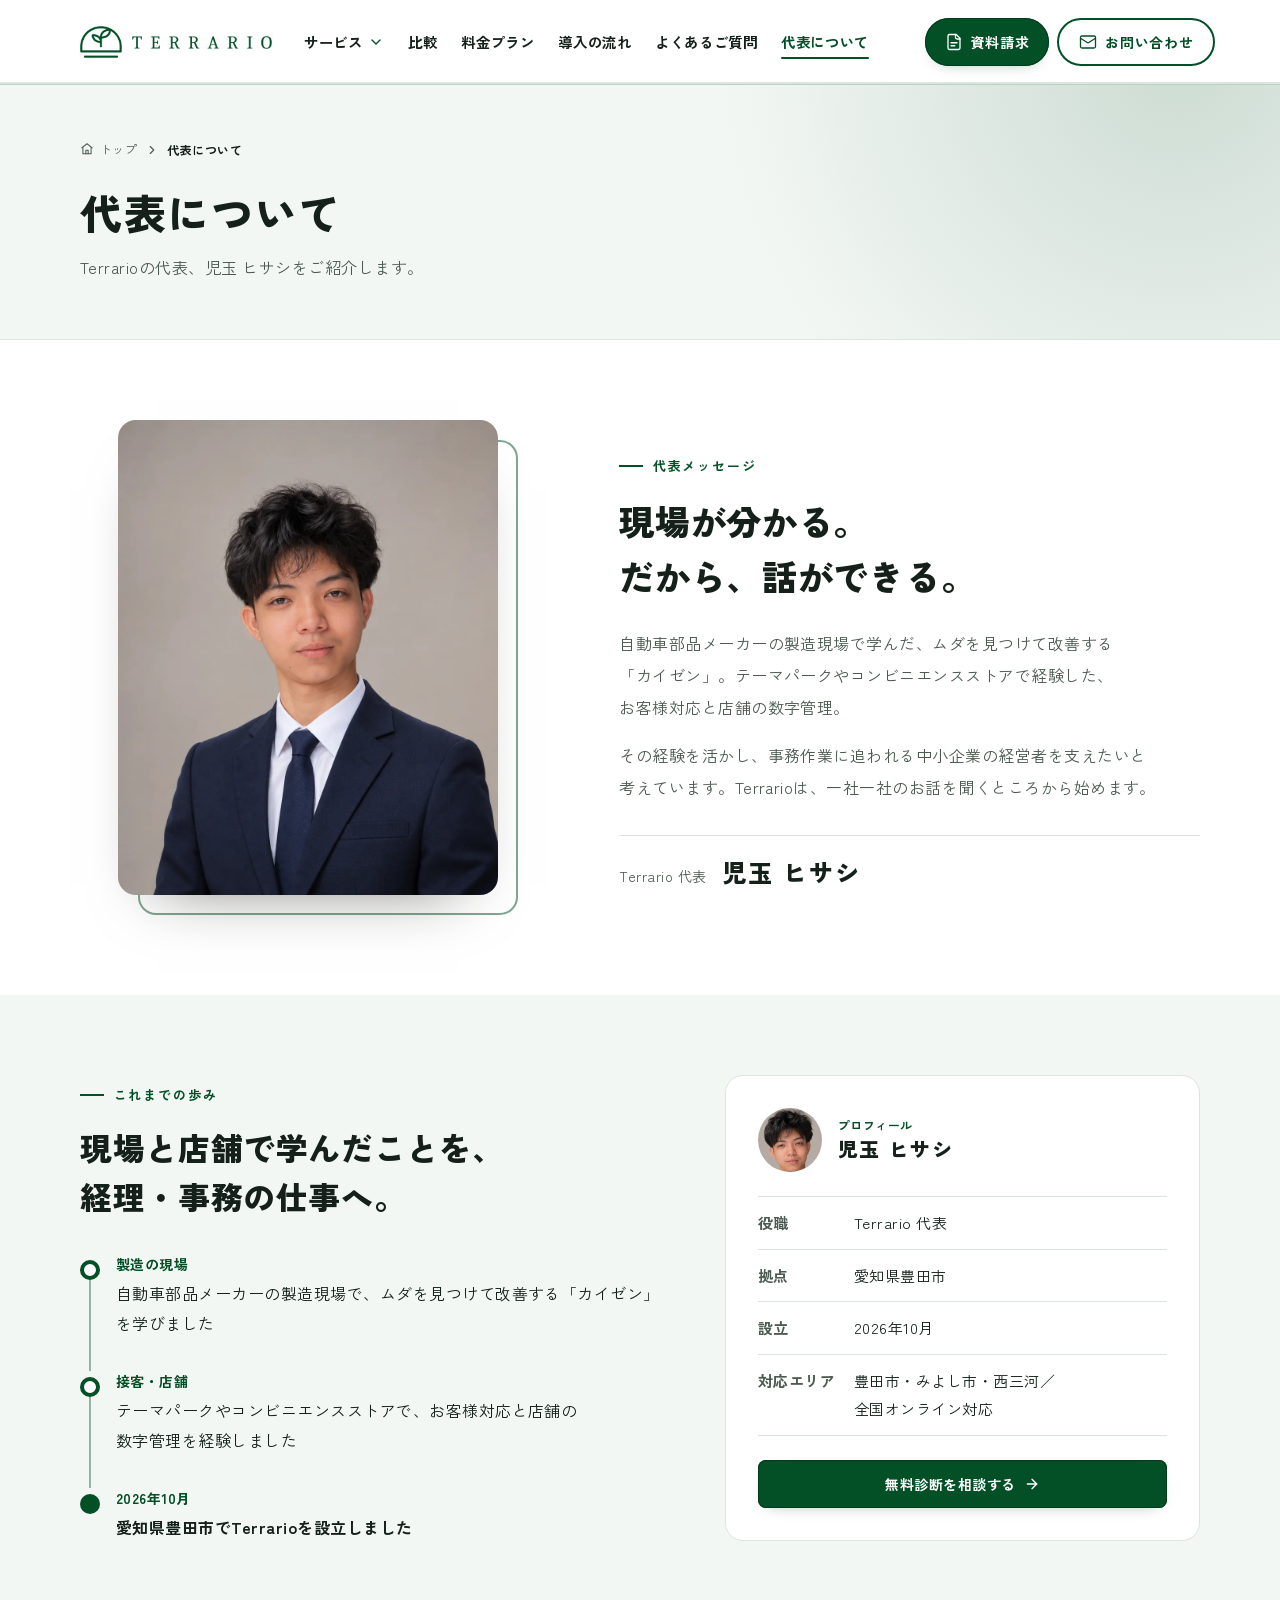
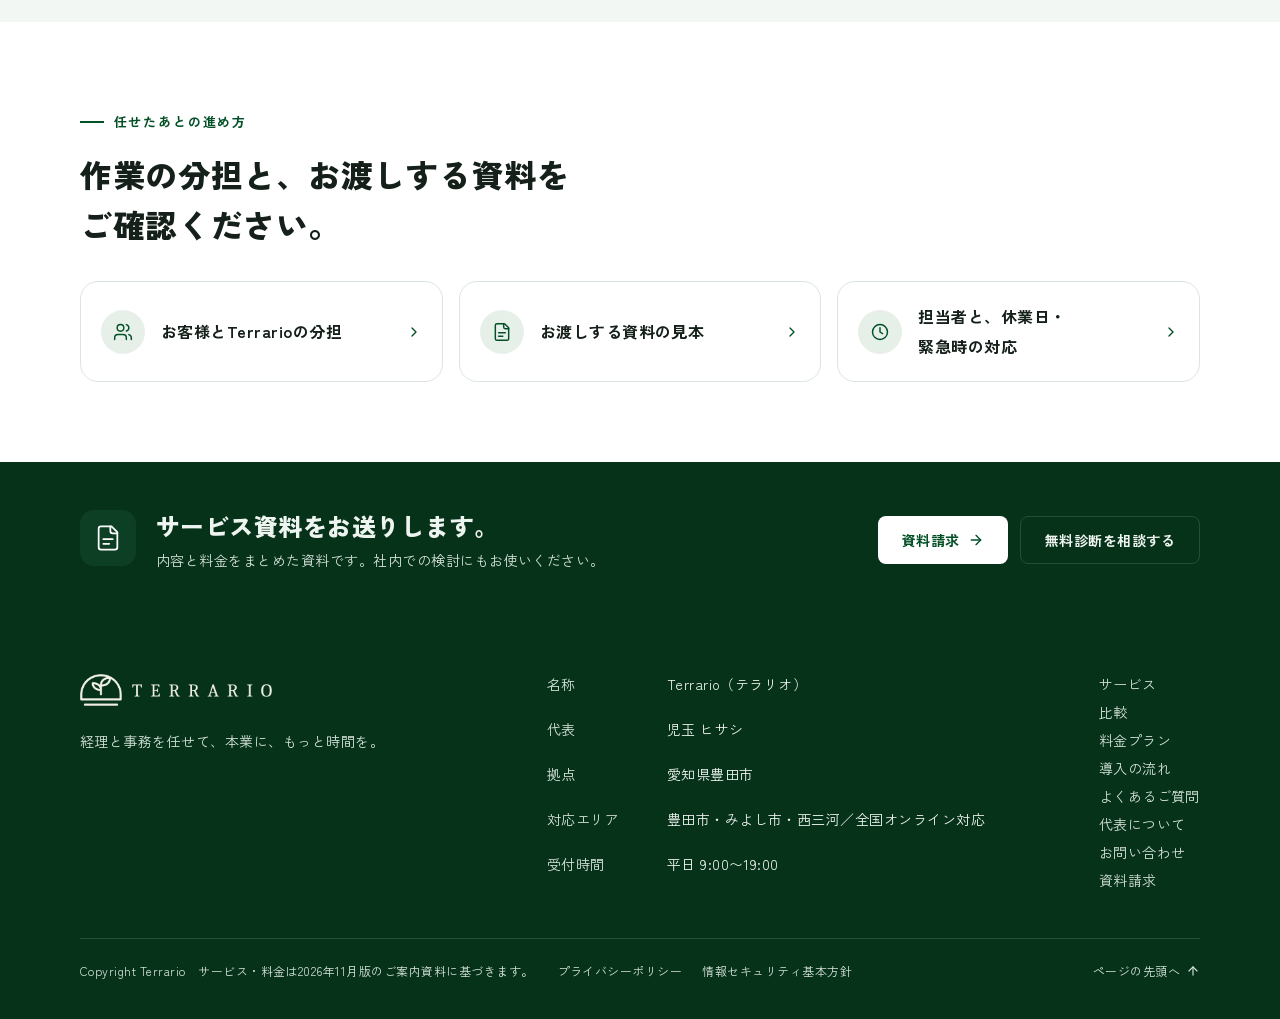
<file: representative/index.html>
<!doctype html>
<html lang="ja">
<head>
<meta charset="utf-8">
<meta name="viewport" content="width=device-width, initial-scale=1, viewport-fit=cover">
<script async src="https://www.googletagmanager.com/gtag/js?id=G-2XS1PBH4KW"></script>
<script>
  window.dataLayer = window.dataLayer || [];
  function gtag(){dataLayer.push(arguments);}
  gtag('js', new Date());
  gtag('config', 'G-2XS1PBH4KW');
</script>
<title>代表について｜Terrario（テラリオ）</title>
<meta name="description" content="Terrario（テラリオ）代表・児玉 ヒサシのご紹介。製造現場で学んだ「カイゼン」と、店舗の数字管理の経験を活かし、豊田市・西三河を中心に中小企業の経理・事務を支えます。">
<link rel="canonical" href="https://www.terrario2026.com/representative/">
<meta name="theme-color" content="#141311">
<meta property="og:type" content="website">
<meta property="og:site_name" content="Terrario（テラリオ）">
<meta property="og:title" content="代表について｜Terrario（テラリオ）">
<meta property="og:description" content="Terrario（テラリオ）代表・児玉 ヒサシのご紹介。製造現場で学んだ「カイゼン」と、店舗の数字管理の経験を活かし、豊田市・西三河を中心に中小企業の経理・事務を支えます。">
<meta property="og:url" content="https://www.terrario2026.com/representative/">
<meta property="og:image" content="https://www.terrario2026.com/assets/og-image.png">
<meta property="og:image:width" content="1200">
<meta property="og:image:height" content="630">
<meta property="og:locale" content="ja_JP">
<meta name="twitter:card" content="summary_large_image">
<link rel="icon" href="/favicon.ico" sizes="16x16 32x32 48x48" type="image/x-icon">
<link rel="icon" href="/favicon.png" sizes="192x192" type="image/png">
<link rel="apple-touch-icon" href="/apple-touch-icon.png" sizes="180x180">
<link rel="preconnect" href="https://fonts.googleapis.com">
<link rel="preconnect" href="https://fonts.gstatic.com" crossorigin>
<link rel="stylesheet" href="https://fonts.googleapis.com/css2?family=Zen+Kaku+Gothic+New:wght@400;500;700;900&display=swap">
<link rel="stylesheet" href="/assets/site/style.css?v=8cf432f8">
</head>
<body>
<svg width="0" height="0" class="absolute" aria-hidden="true" focusable="false">
  <defs>
    <symbol id="i-check" viewBox="0 0 24 24"><path d="M20 6 9 17l-5-5"/></symbol>
    <symbol id="i-check-circle" viewBox="0 0 24 24"><circle cx="12" cy="12" r="9.5"/><path d="m8 12.5 2.8 2.8L16.5 9.5"/></symbol>
    <symbol id="i-arrow-right" viewBox="0 0 24 24"><path d="M5 12h14"/><path d="m12 5 7 7-7 7"/></symbol>
    <symbol id="i-arrow-up" viewBox="0 0 24 24"><path d="M12 19V5"/><path d="m5 12 7-7 7 7"/></symbol>
    <symbol id="i-chevron" viewBox="0 0 24 24"><path d="m6 9 6 6 6-6"/></symbol>
    <symbol id="i-chevron-right" viewBox="0 0 24 24"><path d="m9 6 6 6-6 6"/></symbol>
    <symbol id="i-external" viewBox="0 0 24 24"><path d="M7 7h10v10"/><path d="M7 17 17 7"/></symbol>
    <symbol id="i-menu" viewBox="0 0 24 24"><path d="M4 7h16"/><path d="M4 12h16"/><path d="M4 17h16"/></symbol>
    <symbol id="i-x" viewBox="0 0 24 24"><path d="M18 6 6 18"/><path d="m6 6 12 12"/></symbol>
    <symbol id="i-plus" viewBox="0 0 24 24"><path d="M12 5v14"/><path d="M5 12h14"/></symbol>
    <symbol id="i-copy" viewBox="0 0 24 24"><rect x="9" y="9" width="12" height="12" rx="2"/><path d="M5 15H4a2 2 0 0 1-2-2V4a2 2 0 0 1 2-2h9a2 2 0 0 1 2 2v1"/></symbol>
    <symbol id="i-mail" viewBox="0 0 24 24"><rect x="2" y="4" width="20" height="16" rx="2"/><path d="m22 7-8.97 5.7a1.94 1.94 0 0 1-2.06 0L2 7"/></symbol>
    <symbol id="i-phone" viewBox="0 0 24 24"><path d="M5 4h4l2 5-2.5 1.5a11 11 0 0 0 5 5L15 13l5 2v4a2 2 0 0 1-2 2A16 16 0 0 1 3 6a2 2 0 0 1 2-2"/></symbol>
    <symbol id="i-chat" viewBox="0 0 24 24"><path d="M21 15a2 2 0 0 1-2 2H7l-4 4V5a2 2 0 0 1 2-2h14a2 2 0 0 1 2 2z"/><path d="M8 9h8"/><path d="M8 13h5"/></symbol>
    <symbol id="i-file" viewBox="0 0 24 24"><path d="M15 2H6a2 2 0 0 0-2 2v16a2 2 0 0 0 2 2h12a2 2 0 0 0 2-2V7z"/><path d="M14 2v4a2 2 0 0 0 2 2h4"/><path d="M8 13h8"/><path d="M8 17h5"/></symbol>
    <symbol id="i-book" viewBox="0 0 24 24"><path d="M2 4h6a4 4 0 0 1 4 4v13a3 3 0 0 0-3-3H2z"/><path d="M22 4h-6a4 4 0 0 0-4 4v13a3 3 0 0 1 3-3h7z"/></symbol>
    <symbol id="i-invoice" viewBox="0 0 24 24"><path d="M15 2H6a2 2 0 0 0-2 2v16a2 2 0 0 0 2 2h12a2 2 0 0 0 2-2V7z"/><path d="M14 2v4a2 2 0 0 0 2 2h4"/><path d="M8 13h8"/><path d="M8 17h5"/><path d="M8 9h2"/></symbol>
    <symbol id="i-wallet" viewBox="0 0 24 24"><path d="M19 7V4a1 1 0 0 0-1-1H5a2 2 0 0 0 0 4h15a1 1 0 0 1 1 1v4h-3a2 2 0 0 0 0 4h3a1 1 0 0 0 1-1v-2"/><path d="M3 5v14a2 2 0 0 0 2 2h15a1 1 0 0 0 1-1v-4"/></symbol>
    <symbol id="i-users" viewBox="0 0 24 24"><path d="M16 21v-2a4 4 0 0 0-4-4H6a4 4 0 0 0-4 4v2"/><circle cx="9" cy="7" r="4"/><path d="M22 21v-2a4 4 0 0 0-3-3.87"/><path d="M16 3.13a4 4 0 0 1 0 7.75"/></symbol>
    <symbol id="i-chart" viewBox="0 0 24 24"><path d="M3 3v18h18"/><path d="M18 17V9"/><path d="M13 17V5"/><path d="M8 17v-3"/></symbol>
    <symbol id="i-cycle" viewBox="0 0 24 24"><path d="M3 12a9 9 0 0 1 15-6.7L21 8"/><path d="M21 3v5h-5"/><path d="M21 12a9 9 0 0 1-15 6.7L3 16"/><path d="M8 16H3v5"/></symbol>
    <symbol id="i-phone-cam" viewBox="0 0 24 24"><rect x="6" y="2" width="12" height="20" rx="2"/><path d="M11 18h2"/></symbol>
    <symbol id="i-cloud" viewBox="0 0 24 24"><path d="M17.5 19H9a7 7 0 1 1 6.71-9h1.79a4.5 4.5 0 1 1 0 9z"/></symbol>
    <symbol id="i-user-check" viewBox="0 0 24 24"><path d="M16 21v-2a4 4 0 0 0-4-4H6a4 4 0 0 0-4 4v2"/><circle cx="9" cy="7" r="4"/><path d="m16 11 2 2 4-4"/></symbol>
    <symbol id="i-lock" viewBox="0 0 24 24"><rect x="3" y="11" width="18" height="11" rx="2"/><path d="M7 11V7a5 5 0 0 1 10 0v4"/></symbol>
    <symbol id="i-shield" viewBox="0 0 24 24"><path d="M12 22s8-4 8-10V5l-8-3-8 3v7c0 6 8 10 8 10"/><path d="m9 12 2 2 4-4"/></symbol>
    <symbol id="i-clock" viewBox="0 0 24 24"><circle cx="12" cy="12" r="9"/><path d="M12 7v5l3 2"/></symbol>
    <symbol id="i-pin" viewBox="0 0 24 24"><path d="M20 10c0 5-5.5 10.2-7.4 11.8a1 1 0 0 1-1.2 0C9.5 20.2 4 15 4 10a8 8 0 0 1 16 0"/><circle cx="12" cy="10" r="3"/></symbol>
    <symbol id="i-info" viewBox="0 0 24 24"><circle cx="12" cy="12" r="9"/><path d="M12 16v-4"/><path d="M12 8h.01"/></symbol>
    <symbol id="i-monitor" viewBox="0 0 24 24"><rect x="2" y="3" width="20" height="14" rx="2"/><path d="M8 21h8"/><path d="M12 17v4"/></symbol>
    <symbol id="i-card" viewBox="0 0 24 24"><rect x="2" y="5" width="20" height="14" rx="2"/><path d="M2 10h20"/></symbol>
    <symbol id="i-clipboard" viewBox="0 0 24 24"><rect x="8" y="2" width="8" height="4" rx="1"/><path d="M16 4h2a2 2 0 0 1 2 2v14a2 2 0 0 1-2 2H6a2 2 0 0 1-2-2V6a2 2 0 0 1 2-2h2"/><path d="M12 11h4"/><path d="M12 16h4"/><path d="M8 11h.01"/><path d="M8 16h.01"/></symbol>
    <symbol id="i-home" viewBox="0 0 24 24"><path d="m3 10 9-7 9 7"/><path d="M5 9v11h14V9"/><path d="M10 20v-6h4v6"/></symbol>
  </defs>
</svg>

<a href="#main" class="sr-only focus:not-sr-only focus:fixed focus:left-4 focus:top-4 focus:z-[90] focus:rounded-md focus:bg-white focus:px-4 focus:py-2 focus:text-sm">本文へ移動</a>

<!-- ======================= ヘッダー ======================= -->
<header id="site-header" class="site-header">
  <div class="wrap hdr-row">
    <a href="/" class="logo-plate flex shrink-0 items-center gap-2.5 py-1" aria-label="Terrario トップへ">
      <img src="/assets/site/img/logo-symbol.png" alt="" width="42" height="32" class="h-[30px] w-[40px] lg:h-8 lg:w-[42px]">
      <img src="/assets/site/img/logo-wordmark.png" alt="" width="140" height="13" class="h-3 w-[129px] lg:h-[13px] lg:w-[140px]">
    </a>
    <nav class="hdr-nav hidden items-center font-bold whitespace-nowrap md:flex" aria-label="ページ内">
      <div class="group relative">
        <button type="button" class="nav-item flex h-11 cursor-pointer items-center gap-1.5 transition-colors hover:text-gold-ink" aria-haspopup="true">サービス<svg class="size-4 text-gold-ink transition-transform duration-150 group-hover:rotate-180 group-focus-within:rotate-180" fill="none" stroke="currentColor" stroke-width="2" stroke-linecap="round" stroke-linejoin="round" aria-hidden="true"><use href="#i-chevron"/></svg></button>
        <div class="invisible absolute top-full left-1/2 z-10 w-[21rem] -translate-x-1/2 pt-3 opacity-0 transition duration-150 group-hover:visible group-hover:opacity-100 group-focus-within:visible group-focus-within:opacity-100">
          <div class="rounded-xl border bg-white p-2 shadow-[0_24px_50px_-24px_rgb(23_22_15/0.45)]">
            <a href="/service/" class="flex items-start gap-3 rounded-lg p-3 transition-colors hover:bg-surface">
              <span class="inline-flex size-9 shrink-0 items-center justify-center rounded-md bg-gold-soft text-gold-ink"><svg class="size-[18px]" fill="none" stroke="currentColor" stroke-width="1.75" stroke-linecap="round" stroke-linejoin="round" aria-hidden="true"><use href="#i-book"/></svg></span>
              <span><span class="block text-sm font-bold">サービス内容</span><span class="block text-xs font-medium leading-[1.7] text-muted-foreground">業務の内容と、プランごとの対応範囲</span></span>
            </a>
            <a href="/service/#features" class="flex items-start gap-3 rounded-lg p-3 transition-colors hover:bg-surface">
              <span class="inline-flex size-9 shrink-0 items-center justify-center rounded-md bg-gold-soft text-gold-ink"><svg class="size-[18px]" fill="none" stroke="currentColor" stroke-width="1.75" stroke-linecap="round" stroke-linejoin="round" aria-hidden="true"><use href="#i-cloud"/></svg></span>
              <span><span class="block text-sm font-bold">Terrarioの特徴</span><span class="block text-xs font-medium leading-[1.7] text-muted-foreground">ひとつの窓口、クラウドとAI、人の確認</span></span>
            </a>
            <a href="/service/#security" class="flex items-start gap-3 rounded-lg p-3 transition-colors hover:bg-surface">
              <span class="inline-flex size-9 shrink-0 items-center justify-center rounded-md bg-gold-soft text-gold-ink"><svg class="size-[18px]" fill="none" stroke="currentColor" stroke-width="1.75" stroke-linecap="round" stroke-linejoin="round" aria-hidden="true"><use href="#i-shield"/></svg></span>
              <span><span class="block text-sm font-bold">対応ソフト・情報の管理</span><span class="block text-xs font-medium leading-[1.7] text-muted-foreground">freee・マネーフォワード・弥生に対応</span></span>
            </a>
          </div>
        </div>
      </div>
      <a href="/compare/" class="nav-item inline-flex h-11 items-center transition-colors hover:text-gold-ink">比較</a>
      <a href="/price/" class="nav-item inline-flex h-11 items-center transition-colors hover:text-gold-ink">料金プラン</a>
      <a href="/flow/" class="nav-item inline-flex h-11 items-center transition-colors hover:text-gold-ink">導入の流れ</a>
      <a href="/faq/" class="nav-item inline-flex h-11 items-center transition-colors hover:text-gold-ink">よくあるご質問</a>
      <a href="/representative/" class="nav-item inline-flex h-11 items-center transition-colors hover:text-gold-ink" aria-current="page">代表について</a>
    </nav>
    <div class="hdr-actions ml-auto flex items-center gap-2 whitespace-nowrap">
      <a href="/contact/#form-request" class="btn-gold hidden h-10 items-center gap-2 rounded-full px-4 text-[0.8125rem] font-bold sm:inline-flex md:h-11 md:px-6 md:text-sm"><svg class="size-[18px]" fill="none" stroke="currentColor" stroke-width="1.75" stroke-linecap="round" stroke-linejoin="round" aria-hidden="true"><use href="#i-file"/></svg>資料請求</a>
      <a href="/contact/" aria-label="お問い合わせ" class="inline-flex size-10 items-center justify-center gap-1.5 rounded-full border-2 border-gold bg-white text-xs font-bold text-gold-ink transition-colors hover:bg-gold-soft min-[400px]:w-auto min-[400px]:px-3 sm:px-4 sm:text-sm md:h-11 md:gap-2 md:px-6"><svg class="size-[18px] shrink-0" fill="none" stroke="currentColor" stroke-width="1.75" stroke-linecap="round" stroke-linejoin="round" aria-hidden="true"><use href="#i-mail"/></svg><span class="hidden min-[400px]:inline">お問い合わせ</span></a>
      <button type="button" id="menu-open" class="-mr-2 inline-flex size-10 cursor-pointer items-center justify-center rounded-md hover:bg-surface md:hidden" aria-label="メニューを開く" aria-expanded="false" aria-controls="menu-sheet">
        <span class="menu-icon-open"><svg class="size-5" fill="none" stroke="currentColor" stroke-width="1.75" stroke-linecap="round" stroke-linejoin="round" aria-hidden="true"><use href="#i-menu"/></svg></span><span class="menu-icon-close hidden"><svg class="size-5" fill="none" stroke="currentColor" stroke-width="1.75" stroke-linecap="round" stroke-linejoin="round" aria-hidden="true"><use href="#i-x"/></svg></span>
      </button>
    </div>
  </div>

  <!-- スマホ：ヘッダーの真下に開くメニュー -->
  <div id="menu-sheet" class="menu-panel absolute inset-x-0 top-full border-b bg-white shadow-[0_24px_40px_-24px_rgb(23_22_15/0.4)] md:hidden" hidden>
    <nav class="wrap pt-2 pb-5" aria-label="メニュー">
      <p class="py-3 font-bold">サービス</p>
      <div class="mb-2 space-y-0.5">
        <a href="/service/" class="flex items-center gap-3 rounded-md py-2.5 pl-3 text-sm font-medium text-muted-foreground hover:bg-surface"><svg class="size-4 text-gold-ink" fill="none" stroke="currentColor" stroke-width="1.75" stroke-linecap="round" stroke-linejoin="round" aria-hidden="true"><use href="#i-book"/></svg>サービス内容</a>
        <a href="/service/#features" class="flex items-center gap-3 rounded-md py-2.5 pl-3 text-sm font-medium text-muted-foreground hover:bg-surface"><svg class="size-4 text-gold-ink" fill="none" stroke="currentColor" stroke-width="1.75" stroke-linecap="round" stroke-linejoin="round" aria-hidden="true"><use href="#i-cloud"/></svg>Terrarioの特徴</a>
        <a href="/service/#security" class="flex items-center gap-3 rounded-md py-2.5 pl-3 text-sm font-medium text-muted-foreground hover:bg-surface"><svg class="size-4 text-gold-ink" fill="none" stroke="currentColor" stroke-width="1.75" stroke-linecap="round" stroke-linejoin="round" aria-hidden="true"><use href="#i-shield"/></svg>対応ソフト・情報の管理</a>
      </div>
        <a href="/compare/" class="flex items-center justify-between border-t py-3.5 font-bold">比較<svg class="size-4 text-gold-ink" fill="none" stroke="currentColor" stroke-width="2" stroke-linecap="round" stroke-linejoin="round" aria-hidden="true"><use href="#i-chevron-right"/></svg></a>
        <a href="/price/" class="flex items-center justify-between border-t py-3.5 font-bold">料金プラン<svg class="size-4 text-gold-ink" fill="none" stroke="currentColor" stroke-width="2" stroke-linecap="round" stroke-linejoin="round" aria-hidden="true"><use href="#i-chevron-right"/></svg></a>
        <a href="/flow/" class="flex items-center justify-between border-t py-3.5 font-bold">導入の流れ<svg class="size-4 text-gold-ink" fill="none" stroke="currentColor" stroke-width="2" stroke-linecap="round" stroke-linejoin="round" aria-hidden="true"><use href="#i-chevron-right"/></svg></a>
        <a href="/faq/" class="flex items-center justify-between border-t py-3.5 font-bold">よくあるご質問<svg class="size-4 text-gold-ink" fill="none" stroke="currentColor" stroke-width="2" stroke-linecap="round" stroke-linejoin="round" aria-hidden="true"><use href="#i-chevron-right"/></svg></a>
        <a href="/representative/" aria-current="page" class="flex items-center justify-between border-t py-3.5 font-bold">代表について<svg class="size-4 text-gold-ink" fill="none" stroke="currentColor" stroke-width="2" stroke-linecap="round" stroke-linejoin="round" aria-hidden="true"><use href="#i-chevron-right"/></svg></a>
      <div class="mt-3 grid grid-cols-2 gap-2 border-t pt-4">
        <a href="/contact/#form-request" class="btn-gold inline-flex h-12 items-center justify-center gap-2 rounded-full text-sm font-bold"><svg class="size-4" fill="none" stroke="currentColor" stroke-width="1.75" stroke-linecap="round" stroke-linejoin="round" aria-hidden="true"><use href="#i-file"/></svg>資料請求</a>
        <a href="/contact/" class="inline-flex h-12 items-center justify-center gap-2 rounded-full border-2 border-gold text-sm font-bold text-gold-ink"><svg class="size-4" fill="none" stroke="currentColor" stroke-width="1.75" stroke-linecap="round" stroke-linejoin="round" aria-hidden="true"><use href="#i-mail"/></svg>お問い合わせ</a>
      </div>
      <p class="num mt-4 text-center text-sm"><span class="font-bold">090-9112-6102</span><span class="ml-2 text-xs text-muted-foreground">平日 9:00〜19:00</span></p>
    </nav>
  </div>
  <div class="hdr-progress" aria-hidden="true"><span id="hdr-progress-bar"></span></div>
</header>
<div id="page-top" class="hdr-spacer" aria-hidden="true"></div>
<div id="menu-overlay" class="fixed inset-0 z-40 bg-black/30 md:hidden" hidden></div>

<main id="main">

<section class="page-hero border-b" aria-labelledby="page-title">
  <div class="wrap py-10 sm:py-14">
    <nav aria-label="パンくずリスト">
      <ol class="flex flex-wrap items-center gap-2 text-xs text-muted-foreground">
        <li><a href="/" class="inline-flex items-center gap-1.5 hover:text-gold-ink"><svg class="size-3.5" fill="none" stroke="currentColor" stroke-width="1.75" stroke-linecap="round" stroke-linejoin="round" aria-hidden="true"><use href="#i-home"/></svg>トップ</a></li>
        <li aria-hidden="true"><svg class="size-3.5" fill="none" stroke="currentColor" stroke-width="2" stroke-linecap="round" stroke-linejoin="round"><use href="#i-chevron-right"/></svg></li>
        <li><span aria-current="page" class="font-bold text-foreground">代表について</span></li>
      </ol>
    </nav>
    <h1 id="page-title" class="mt-6 text-[1.75rem] font-black leading-[1.4] tracking-[0.04em] sm:text-[2.6rem]">代表について</h1>
    <p class="mt-3 max-w-[42rem] text-muted-foreground">Terrarioの代表、児玉 ヒサシをご紹介します。</p>
  </div>
</section>
<!-- ======================= 代表について ======================= -->
<section class="py-16 sm:py-20" aria-labelledby="rep-title">
  <div class="wrap grid items-center gap-10 lg:grid-cols-[minmax(0,0.9fr)_minmax(0,1.1fr)] lg:gap-16">
    <div class="relative mx-auto w-full max-w-[400px] pr-4 pb-4 sm:pr-5 sm:pb-5">
      <div class="absolute top-4 left-4 right-0 bottom-0 rounded-2xl border-2 border-gold/50 sm:top-5 sm:left-5" aria-hidden="true"></div>
      <img src="/assets/site/img/rep-portrait.webp" alt="Terrario代表の児玉ヒサシ" width="960" height="1200" class="relative block aspect-[4/5] w-full rounded-2xl bg-surface object-cover shadow-[0_30px_60px_-40px_rgb(23_22_15/0.6)]">
    </div>
    <div class="min-w-0">
      <p class="kicker">代表メッセージ</p>
      <h2 id="rep-title" class="mt-4 text-[1.6rem] font-black leading-[1.55] sm:text-[2.2rem]">現場が分かる。<br>だから、話ができる。</h2>
      <div class="mt-6 space-y-4 leading-[2] text-muted-foreground">
        <p>自動車部品メーカーの製造現場で学んだ、ムダを見つけて改善する「カイゼン」。テーマパークやコンビニエンスストアで経験した、お客様対応と店舗の数字管理。</p>
        <p>その経験を活かし、事務作業に追われる中小企業の経営者を支えたいと考えています。Terrarioは、一社一社のお話を聞くところから始めます。</p>
      </div>
      <p class="mt-8 flex flex-wrap items-baseline gap-x-4 gap-y-1 border-t pt-5"><span class="text-sm text-muted-foreground">Terrario 代表</span><span class="text-2xl font-black tracking-[0.08em]">児玉 ヒサシ</span></p>
    </div>
  </div>
</section>

<!-- ======================= 歩みとプロフィール ======================= -->
<section class="bg-surface py-16 sm:py-20" aria-labelledby="rep-career-title">
  <div class="wrap grid items-start gap-12 lg:grid-cols-[minmax(0,1.1fr)_minmax(0,0.9fr)] lg:gap-16">
    <div class="min-w-0">
      <p class="kicker">これまでの歩み</p>
      <h2 id="rep-career-title" class="mt-4 text-[1.5rem] font-black leading-[1.55] sm:text-[2rem]">現場と店舗で学んだことを、<br>経理・事務の仕事へ。</h2>
      <ol class="mt-8 space-y-0">
        <li class="relative grid grid-cols-[1.25rem_minmax(0,1fr)] gap-x-4 pb-8">
          <span class="absolute top-6 bottom-0 left-[0.5625rem] w-0.5 bg-gold/40" aria-hidden="true"></span>
          <span class="relative mt-1.5 size-5 rounded-full border-4 border-gold bg-white" aria-hidden="true"></span>
          <div>
            <p class="text-sm font-bold text-gold-ink">製造の現場</p>
            <p class="mt-1 leading-[1.9]">自動車部品メーカーの製造現場で、ムダを見つけて改善する「カイゼン」を学びました</p>
          </div>
        </li>
        <li class="relative grid grid-cols-[1.25rem_minmax(0,1fr)] gap-x-4 pb-8">
          <span class="absolute top-6 bottom-0 left-[0.5625rem] w-0.5 bg-gold/40" aria-hidden="true"></span>
          <span class="relative mt-1.5 size-5 rounded-full border-4 border-gold bg-white" aria-hidden="true"></span>
          <div>
            <p class="text-sm font-bold text-gold-ink">接客・店舗</p>
            <p class="mt-1 leading-[1.9]">テーマパークやコンビニエンスストアで、お客様対応と店舗の数字管理を経験しました</p>
          </div>
        </li>
        <li class="relative grid grid-cols-[1.25rem_minmax(0,1fr)] gap-x-4">
          <span class="relative mt-1.5 size-5 rounded-full bg-gold" aria-hidden="true"></span>
          <div>
            <p class="num text-sm font-bold text-gold-ink">2026年10月</p>
            <p class="mt-1 font-bold leading-[1.9]">愛知県豊田市でTerrarioを設立しました</p>
          </div>
        </li>
      </ol>
    </div>

    <div class="min-w-0 rounded-2xl border bg-white p-6 sm:p-8">
      <div class="flex items-center gap-4">
        <img src="/assets/site/img/rep-face.webp" alt="" width="64" height="64" class="size-16 shrink-0 rounded-full bg-surface object-cover">
        <div>
          <p class="text-xs font-bold text-gold-ink">プロフィール</p>
          <p class="mt-0.5 text-xl font-black tracking-[0.08em]">児玉 ヒサシ</p>
        </div>
      </div>
      <dl class="mt-6 grid grid-cols-[6rem_minmax(0,1fr)] border-t text-[0.9375rem]">
        <dt class="border-b py-3 font-bold text-muted-foreground">役職</dt><dd class="border-b py-3">Terrario 代表</dd>
        <dt class="border-b py-3 font-bold text-muted-foreground">拠点</dt><dd class="border-b py-3">愛知県豊田市</dd>
        <dt class="border-b py-3 font-bold text-muted-foreground">設立</dt><dd class="num border-b py-3">2026年10月</dd>
        <dt class="border-b py-3 font-bold text-muted-foreground">対応エリア</dt><dd class="border-b py-3">豊田市・みよし市・西三河／全国オンライン対応</dd>
      </dl>
      <a href="/contact/" class="btn-gold mt-6 inline-flex h-12 w-full items-center justify-center gap-2 rounded-md text-sm font-bold">無料診断を相談する<svg class="size-4" fill="none" stroke="currentColor" stroke-width="2" stroke-linecap="round" stroke-linejoin="round" aria-hidden="true"><use href="#i-arrow-right"/></svg></a>
    </div>
  </div>
</section>

<!-- ======================= 任せたあとの進め方 ======================= -->
<section class="py-16 sm:py-20" aria-labelledby="rep-work-title">
  <div class="wrap">
    <p class="kicker">任せたあとの進め方</p>
    <h2 id="rep-work-title" class="mt-4 text-[1.5rem] font-black leading-[1.55] sm:text-[2rem]">作業の分担と、お渡しする資料を<br class="hidden sm:inline">ご確認ください。</h2>
    <ul class="mt-8 grid gap-4 md:grid-cols-3">
      <li><a href="/service/#share" class="flex h-full items-center gap-4 rounded-2xl border bg-white p-5 font-bold transition-colors hover:border-gold hover:text-gold-ink"><span class="inline-flex size-11 shrink-0 items-center justify-center rounded-full bg-gold-soft text-gold-ink"><svg class="size-5" fill="none" stroke="currentColor" stroke-width="1.75" stroke-linecap="round" stroke-linejoin="round" aria-hidden="true"><use href="#i-users"/></svg></span><span class="flex-1">お客様とTerrarioの分担</span><svg class="size-4 shrink-0 text-gold-ink" fill="none" stroke="currentColor" stroke-width="2" stroke-linecap="round" stroke-linejoin="round" aria-hidden="true"><use href="#i-chevron-right"/></svg></a></li>
      <li><a href="/service/#samples" class="flex h-full items-center gap-4 rounded-2xl border bg-white p-5 font-bold transition-colors hover:border-gold hover:text-gold-ink"><span class="inline-flex size-11 shrink-0 items-center justify-center rounded-full bg-gold-soft text-gold-ink"><svg class="size-5" fill="none" stroke="currentColor" stroke-width="1.75" stroke-linecap="round" stroke-linejoin="round" aria-hidden="true"><use href="#i-file"/></svg></span><span class="flex-1">お渡しする資料の見本</span><svg class="size-4 shrink-0 text-gold-ink" fill="none" stroke="currentColor" stroke-width="2" stroke-linecap="round" stroke-linejoin="round" aria-hidden="true"><use href="#i-chevron-right"/></svg></a></li>
      <li><a href="/service/#support" class="flex h-full items-center gap-4 rounded-2xl border bg-white p-5 font-bold transition-colors hover:border-gold hover:text-gold-ink"><span class="inline-flex size-11 shrink-0 items-center justify-center rounded-full bg-gold-soft text-gold-ink"><svg class="size-5" fill="none" stroke="currentColor" stroke-width="1.75" stroke-linecap="round" stroke-linejoin="round" aria-hidden="true"><use href="#i-clock"/></svg></span><span class="flex-1">担当者と、休業日・緊急時の対応</span><svg class="size-4 shrink-0 text-gold-ink" fill="none" stroke="currentColor" stroke-width="2" stroke-linecap="round" stroke-linejoin="round" aria-hidden="true"><use href="#i-chevron-right"/></svg></a></li>
    </ul>
  </div>
</section>

<!-- ======================= 資料の帯 ======================= -->
<section class="page-cta bg-night text-night-foreground" aria-label="資料請求と無料診断のご案内">
  <div class="wrap grid items-center gap-8 py-12 lg:grid-cols-[minmax(0,1fr)_auto]">
    <div class="flex items-start gap-5">
      <span class="hidden size-14 shrink-0 items-center justify-center rounded-xl bg-night-card text-night-gold sm:inline-flex"><svg class="size-7" fill="none" stroke="currentColor" stroke-width="1.5" stroke-linecap="round" stroke-linejoin="round" aria-hidden="true"><use href="#i-file"/></svg></span>
      <div>
        <p class="text-xl font-black sm:text-2xl">サービス資料をお送りします。</p>
        <p class="mt-2 text-sm text-night-muted">内容と料金をまとめた資料です。社内での検討にもお使いください。</p>
      </div>
    </div>
    <div class="flex flex-col gap-3 sm:flex-row">
      <a href="/contact/#form-request" class="btn-gold inline-flex h-12 items-center justify-center gap-2 rounded-md px-6 text-sm font-bold">資料請求<svg class="size-4" fill="none" stroke="currentColor" stroke-width="2" stroke-linecap="round" stroke-linejoin="round" aria-hidden="true"><use href="#i-arrow-right"/></svg></a>
      <a href="/contact/" class="inline-flex h-12 items-center justify-center gap-2 rounded-md border border-night-border px-6 text-sm font-bold transition-colors hover:bg-night-foreground/5">無料診断を相談する</a>
    </div>
  </div>
</section>

</main>

<!-- ======================= フッター ======================= -->
<footer class="bg-night pb-28 text-night-foreground md:pb-10">
  <div class="wrap pt-14">
    <div class="grid gap-10 md:grid-cols-[minmax(0,1fr)_minmax(0,1.2fr)_auto]">
      <div>
        <a href="/" class="inline-flex items-center gap-2.5" aria-label="Terrario トップへ">
          <img src="/assets/site/img/logo-symbol-light.png" alt="" width="42" height="32" class="h-8 w-[42px]">
          <img src="/assets/site/img/logo-wordmark-light.png" alt="" width="140" height="13" class="h-[13px] w-[140px]">
        </a>
        <p class="mt-4 text-sm text-night-muted">経理と事務を任せて、本業に、もっと時間を。</p>
      </div>
      <dl class="grid grid-cols-[6.5rem_1fr] gap-x-4 gap-y-2 text-sm">
        <dt class="text-night-muted">名称</dt><dd>Terrario（テラリオ）</dd>
        <dt class="text-night-muted">代表</dt><dd>児玉 ヒサシ</dd>
        <dt class="text-night-muted">拠点</dt><dd>愛知県豊田市</dd>
        <dt class="text-night-muted">対応エリア</dt><dd>豊田市・みよし市・西三河／全国オンライン対応</dd>
        <dt class="text-night-muted">受付時間</dt><dd>平日 9:00〜19:00</dd>
      </dl>
      <nav class="grid grid-cols-2 gap-x-8 gap-y-2 text-sm text-night-muted md:grid-cols-1" aria-label="フッター">
        <a href="/service/" class="hover:text-night-foreground">サービス</a>
        <a href="/compare/" class="hover:text-night-foreground">比較</a>
        <a href="/price/" class="hover:text-night-foreground">料金プラン</a>
        <a href="/flow/" class="hover:text-night-foreground">導入の流れ</a>
        <a href="/faq/" class="hover:text-night-foreground">よくあるご質問</a>
        <a href="/representative/" class="hover:text-night-foreground">代表について</a>
        <a href="/contact/" class="hover:text-night-foreground">お問い合わせ</a>
        <a href="/contact/#form-request" class="hover:text-night-foreground">資料請求</a>
      </nav>
    </div>
    <div class="mt-12 flex flex-col gap-3 border-t border-night-border pt-6 text-xs text-night-muted sm:flex-row sm:items-center sm:justify-between">
      <div class="flex flex-col gap-2 sm:flex-row sm:flex-wrap sm:items-center sm:gap-x-6">
        <p>Copyright Terrario　サービス・料金は2026年11月版のご案内資料に基づきます。</p>
        <nav class="flex flex-wrap gap-x-5 gap-y-1" aria-label="規程">
          <a href="/privacy/" class="underline-offset-4 hover:text-night-foreground hover:underline">プライバシーポリシー</a>
          <a href="/security/" class="underline-offset-4 hover:text-night-foreground hover:underline">情報セキュリティ基本方針</a>
        </nav>
      </div>
      <a href="#page-top" class="inline-flex items-center gap-1.5 hover:text-night-foreground">ページの先頭へ<svg class="size-3.5" fill="none" stroke="currentColor" stroke-width="2" stroke-linecap="round" stroke-linejoin="round" aria-hidden="true"><use href="#i-arrow-up"/></svg></a>
    </div>
  </div>
</footer>

<!-- スマホ下部の相談ボタン -->
<div id="sticky-cta" class="sticky-cta fixed inset-x-0 bottom-0 z-40 grid grid-cols-[auto_1fr] gap-2 border-t bg-white/95 backdrop-blur md:hidden">
  <a href="tel:09091126102" class="inline-flex h-12 items-center justify-center gap-1.5 rounded-md border border-input bg-white px-4 text-sm font-bold"><svg class="size-4 text-gold-ink" fill="none" stroke="currentColor" stroke-width="2" stroke-linecap="round" stroke-linejoin="round" aria-hidden="true"><use href="#i-phone"/></svg>電話</a>
  <a href="/contact/" class="btn-gold inline-flex h-12 items-center justify-center gap-2 rounded-md text-sm font-bold"><span class="rounded-sm bg-night/10 px-1.5 py-0.5 text-xs">60分</span>無料診断を相談する</a>
</div>

<div id="toast" role="status" aria-live="polite" class="fixed bottom-24 left-1/2 z-[80] -translate-x-1/2 rounded-md bg-night px-4 py-3 text-sm text-night-foreground shadow-lg md:bottom-8" hidden></div>

<script src="/assets/site/main.js?v=0d7ab9db" defer></script>
</body>
</html>
</file>
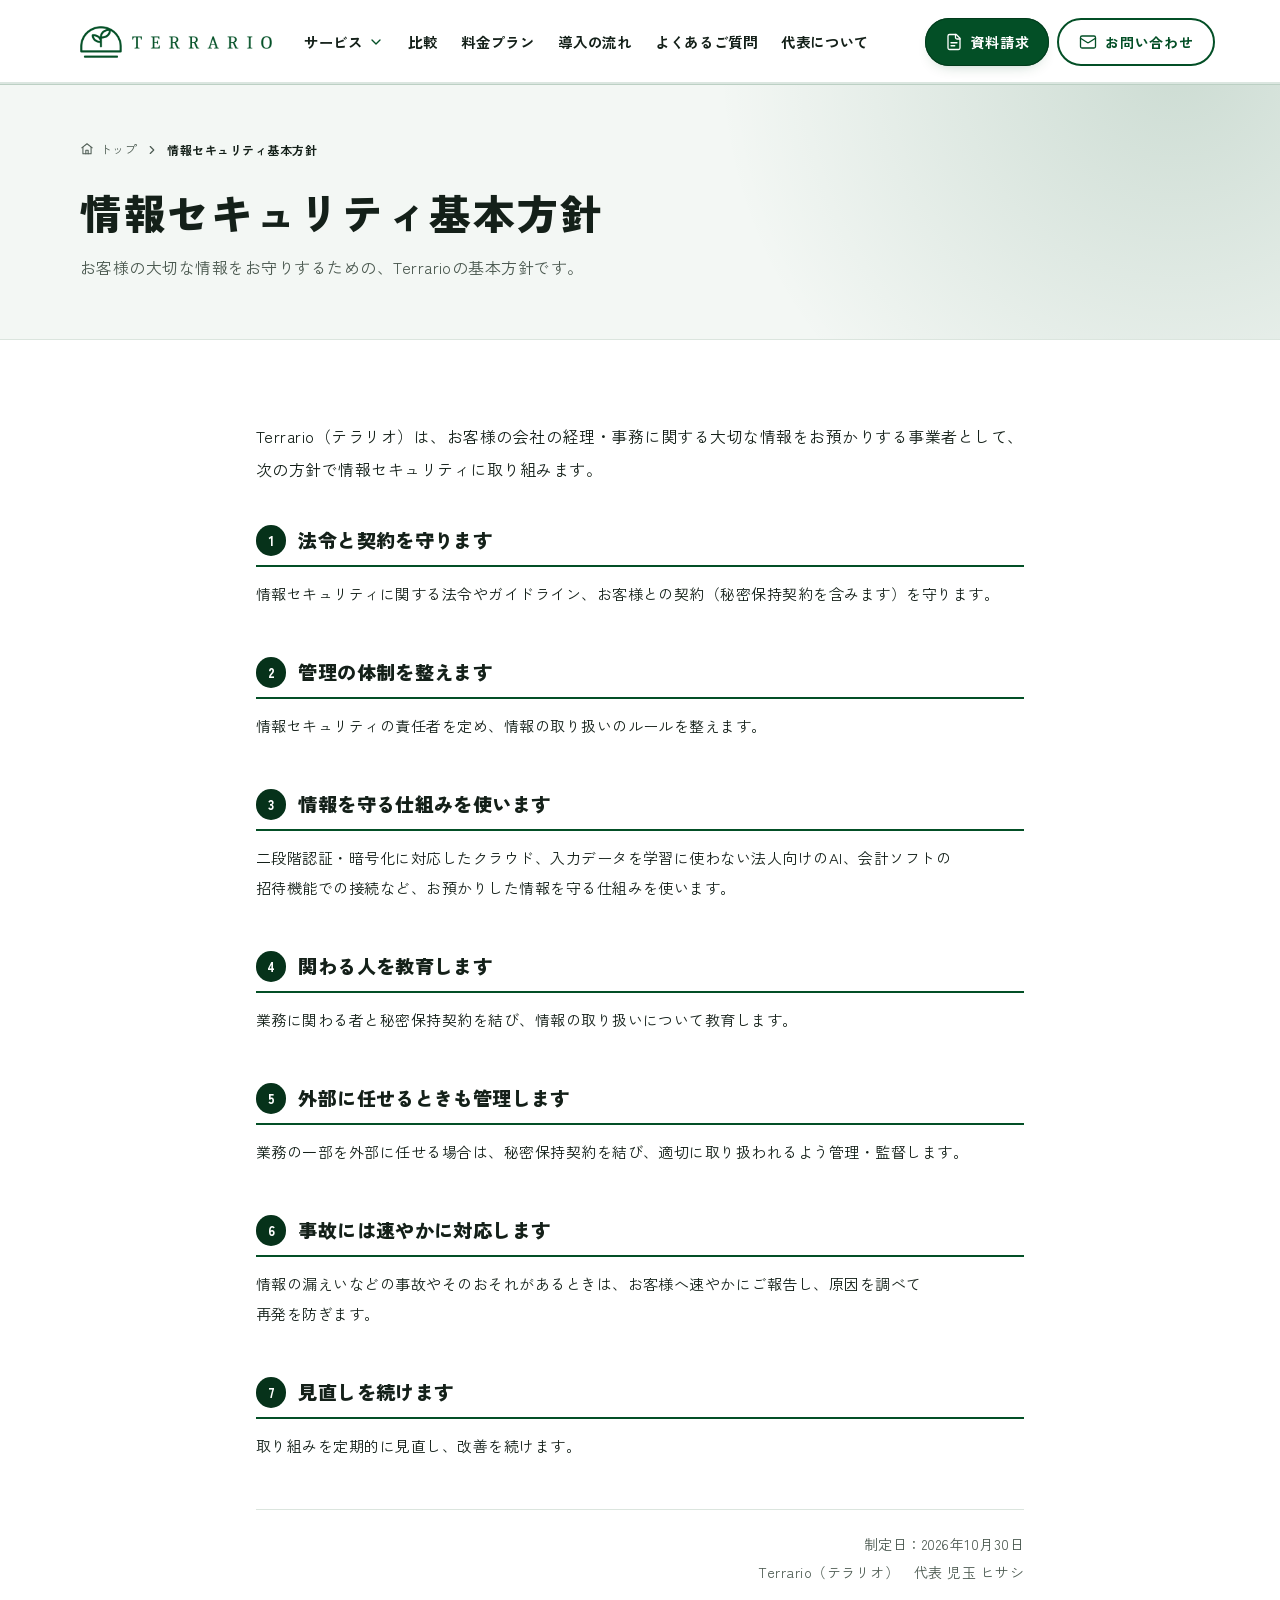
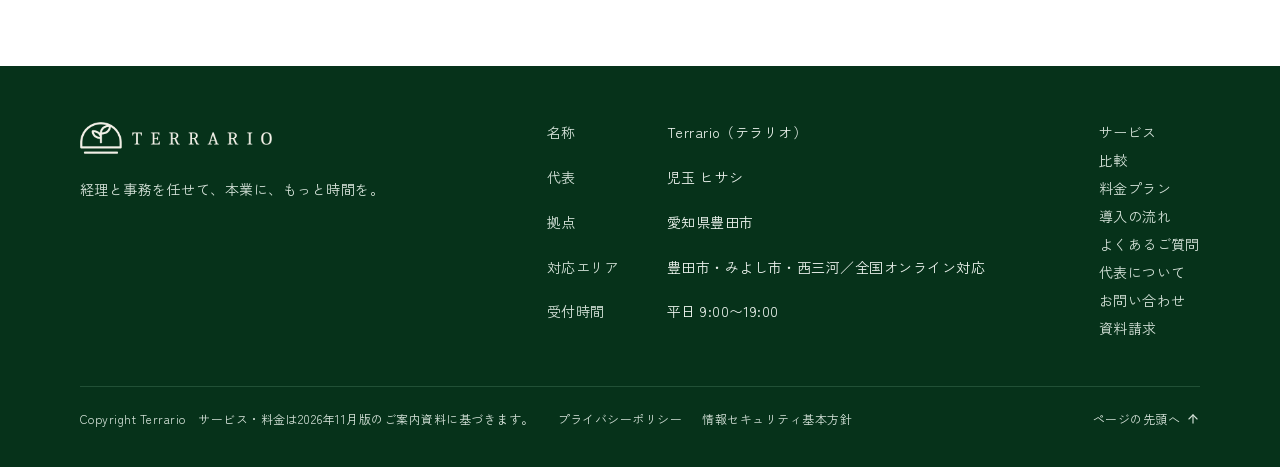
<file: security/index.html>
<!doctype html>
<html lang="ja">
<head>
<meta charset="utf-8">
<meta name="viewport" content="width=device-width, initial-scale=1, viewport-fit=cover">
<script async src="https://www.googletagmanager.com/gtag/js?id=G-2XS1PBH4KW"></script>
<script>
  window.dataLayer = window.dataLayer || [];
  function gtag(){dataLayer.push(arguments);}
  gtag('js', new Date());
  gtag('config', 'G-2XS1PBH4KW');
</script>
<title>情報セキュリティ基本方針｜Terrario（テラリオ）</title>
<meta name="description" content="Terrario（テラリオ）の情報セキュリティ基本方針。お客様の会社の経理・事務の情報をお守りするための取り組みをご説明します。">
<link rel="canonical" href="https://www.terrario2026.com/security/">
<meta name="theme-color" content="#141311">
<meta property="og:type" content="website">
<meta property="og:site_name" content="Terrario（テラリオ）">
<meta property="og:title" content="情報セキュリティ基本方針｜Terrario（テラリオ）">
<meta property="og:description" content="Terrario（テラリオ）の情報セキュリティ基本方針。お客様の会社の経理・事務の情報をお守りするための取り組みをご説明します。">
<meta property="og:url" content="https://www.terrario2026.com/security/">
<meta property="og:image" content="https://www.terrario2026.com/assets/og-image.png">
<meta property="og:image:width" content="1200">
<meta property="og:image:height" content="630">
<meta property="og:locale" content="ja_JP">
<meta name="twitter:card" content="summary_large_image">
<link rel="icon" href="/favicon.ico" sizes="16x16 32x32 48x48" type="image/x-icon">
<link rel="icon" href="/favicon.png" sizes="192x192" type="image/png">
<link rel="apple-touch-icon" href="/apple-touch-icon.png" sizes="180x180">
<link rel="preconnect" href="https://fonts.googleapis.com">
<link rel="preconnect" href="https://fonts.gstatic.com" crossorigin>
<link rel="stylesheet" href="https://fonts.googleapis.com/css2?family=Zen+Kaku+Gothic+New:wght@400;500;700;900&display=swap">
<link rel="stylesheet" href="/assets/site/style.css?v=8cf432f8">
</head>
<body>
<svg width="0" height="0" class="absolute" aria-hidden="true" focusable="false">
  <defs>
    <symbol id="i-check" viewBox="0 0 24 24"><path d="M20 6 9 17l-5-5"/></symbol>
    <symbol id="i-check-circle" viewBox="0 0 24 24"><circle cx="12" cy="12" r="9.5"/><path d="m8 12.5 2.8 2.8L16.5 9.5"/></symbol>
    <symbol id="i-arrow-right" viewBox="0 0 24 24"><path d="M5 12h14"/><path d="m12 5 7 7-7 7"/></symbol>
    <symbol id="i-arrow-up" viewBox="0 0 24 24"><path d="M12 19V5"/><path d="m5 12 7-7 7 7"/></symbol>
    <symbol id="i-chevron" viewBox="0 0 24 24"><path d="m6 9 6 6 6-6"/></symbol>
    <symbol id="i-chevron-right" viewBox="0 0 24 24"><path d="m9 6 6 6-6 6"/></symbol>
    <symbol id="i-external" viewBox="0 0 24 24"><path d="M7 7h10v10"/><path d="M7 17 17 7"/></symbol>
    <symbol id="i-menu" viewBox="0 0 24 24"><path d="M4 7h16"/><path d="M4 12h16"/><path d="M4 17h16"/></symbol>
    <symbol id="i-x" viewBox="0 0 24 24"><path d="M18 6 6 18"/><path d="m6 6 12 12"/></symbol>
    <symbol id="i-plus" viewBox="0 0 24 24"><path d="M12 5v14"/><path d="M5 12h14"/></symbol>
    <symbol id="i-copy" viewBox="0 0 24 24"><rect x="9" y="9" width="12" height="12" rx="2"/><path d="M5 15H4a2 2 0 0 1-2-2V4a2 2 0 0 1 2-2h9a2 2 0 0 1 2 2v1"/></symbol>
    <symbol id="i-mail" viewBox="0 0 24 24"><rect x="2" y="4" width="20" height="16" rx="2"/><path d="m22 7-8.97 5.7a1.94 1.94 0 0 1-2.06 0L2 7"/></symbol>
    <symbol id="i-phone" viewBox="0 0 24 24"><path d="M5 4h4l2 5-2.5 1.5a11 11 0 0 0 5 5L15 13l5 2v4a2 2 0 0 1-2 2A16 16 0 0 1 3 6a2 2 0 0 1 2-2"/></symbol>
    <symbol id="i-chat" viewBox="0 0 24 24"><path d="M21 15a2 2 0 0 1-2 2H7l-4 4V5a2 2 0 0 1 2-2h14a2 2 0 0 1 2 2z"/><path d="M8 9h8"/><path d="M8 13h5"/></symbol>
    <symbol id="i-file" viewBox="0 0 24 24"><path d="M15 2H6a2 2 0 0 0-2 2v16a2 2 0 0 0 2 2h12a2 2 0 0 0 2-2V7z"/><path d="M14 2v4a2 2 0 0 0 2 2h4"/><path d="M8 13h8"/><path d="M8 17h5"/></symbol>
    <symbol id="i-book" viewBox="0 0 24 24"><path d="M2 4h6a4 4 0 0 1 4 4v13a3 3 0 0 0-3-3H2z"/><path d="M22 4h-6a4 4 0 0 0-4 4v13a3 3 0 0 1 3-3h7z"/></symbol>
    <symbol id="i-invoice" viewBox="0 0 24 24"><path d="M15 2H6a2 2 0 0 0-2 2v16a2 2 0 0 0 2 2h12a2 2 0 0 0 2-2V7z"/><path d="M14 2v4a2 2 0 0 0 2 2h4"/><path d="M8 13h8"/><path d="M8 17h5"/><path d="M8 9h2"/></symbol>
    <symbol id="i-wallet" viewBox="0 0 24 24"><path d="M19 7V4a1 1 0 0 0-1-1H5a2 2 0 0 0 0 4h15a1 1 0 0 1 1 1v4h-3a2 2 0 0 0 0 4h3a1 1 0 0 0 1-1v-2"/><path d="M3 5v14a2 2 0 0 0 2 2h15a1 1 0 0 0 1-1v-4"/></symbol>
    <symbol id="i-users" viewBox="0 0 24 24"><path d="M16 21v-2a4 4 0 0 0-4-4H6a4 4 0 0 0-4 4v2"/><circle cx="9" cy="7" r="4"/><path d="M22 21v-2a4 4 0 0 0-3-3.87"/><path d="M16 3.13a4 4 0 0 1 0 7.75"/></symbol>
    <symbol id="i-chart" viewBox="0 0 24 24"><path d="M3 3v18h18"/><path d="M18 17V9"/><path d="M13 17V5"/><path d="M8 17v-3"/></symbol>
    <symbol id="i-cycle" viewBox="0 0 24 24"><path d="M3 12a9 9 0 0 1 15-6.7L21 8"/><path d="M21 3v5h-5"/><path d="M21 12a9 9 0 0 1-15 6.7L3 16"/><path d="M8 16H3v5"/></symbol>
    <symbol id="i-phone-cam" viewBox="0 0 24 24"><rect x="6" y="2" width="12" height="20" rx="2"/><path d="M11 18h2"/></symbol>
    <symbol id="i-cloud" viewBox="0 0 24 24"><path d="M17.5 19H9a7 7 0 1 1 6.71-9h1.79a4.5 4.5 0 1 1 0 9z"/></symbol>
    <symbol id="i-user-check" viewBox="0 0 24 24"><path d="M16 21v-2a4 4 0 0 0-4-4H6a4 4 0 0 0-4 4v2"/><circle cx="9" cy="7" r="4"/><path d="m16 11 2 2 4-4"/></symbol>
    <symbol id="i-lock" viewBox="0 0 24 24"><rect x="3" y="11" width="18" height="11" rx="2"/><path d="M7 11V7a5 5 0 0 1 10 0v4"/></symbol>
    <symbol id="i-shield" viewBox="0 0 24 24"><path d="M12 22s8-4 8-10V5l-8-3-8 3v7c0 6 8 10 8 10"/><path d="m9 12 2 2 4-4"/></symbol>
    <symbol id="i-clock" viewBox="0 0 24 24"><circle cx="12" cy="12" r="9"/><path d="M12 7v5l3 2"/></symbol>
    <symbol id="i-pin" viewBox="0 0 24 24"><path d="M20 10c0 5-5.5 10.2-7.4 11.8a1 1 0 0 1-1.2 0C9.5 20.2 4 15 4 10a8 8 0 0 1 16 0"/><circle cx="12" cy="10" r="3"/></symbol>
    <symbol id="i-info" viewBox="0 0 24 24"><circle cx="12" cy="12" r="9"/><path d="M12 16v-4"/><path d="M12 8h.01"/></symbol>
    <symbol id="i-monitor" viewBox="0 0 24 24"><rect x="2" y="3" width="20" height="14" rx="2"/><path d="M8 21h8"/><path d="M12 17v4"/></symbol>
    <symbol id="i-card" viewBox="0 0 24 24"><rect x="2" y="5" width="20" height="14" rx="2"/><path d="M2 10h20"/></symbol>
    <symbol id="i-clipboard" viewBox="0 0 24 24"><rect x="8" y="2" width="8" height="4" rx="1"/><path d="M16 4h2a2 2 0 0 1 2 2v14a2 2 0 0 1-2 2H6a2 2 0 0 1-2-2V6a2 2 0 0 1 2-2h2"/><path d="M12 11h4"/><path d="M12 16h4"/><path d="M8 11h.01"/><path d="M8 16h.01"/></symbol>
    <symbol id="i-home" viewBox="0 0 24 24"><path d="m3 10 9-7 9 7"/><path d="M5 9v11h14V9"/><path d="M10 20v-6h4v6"/></symbol>
  </defs>
</svg>

<a href="#main" class="sr-only focus:not-sr-only focus:fixed focus:left-4 focus:top-4 focus:z-[90] focus:rounded-md focus:bg-white focus:px-4 focus:py-2 focus:text-sm">本文へ移動</a>

<!-- ======================= ヘッダー ======================= -->
<header id="site-header" class="site-header">
  <div class="wrap hdr-row">
    <a href="/" class="logo-plate flex shrink-0 items-center gap-2.5 py-1" aria-label="Terrario トップへ">
      <img src="/assets/site/img/logo-symbol.png" alt="" width="42" height="32" class="h-[30px] w-[40px] lg:h-8 lg:w-[42px]">
      <img src="/assets/site/img/logo-wordmark.png" alt="" width="140" height="13" class="h-3 w-[129px] lg:h-[13px] lg:w-[140px]">
    </a>
    <nav class="hdr-nav hidden items-center font-bold whitespace-nowrap md:flex" aria-label="ページ内">
      <div class="group relative">
        <button type="button" class="nav-item flex h-11 cursor-pointer items-center gap-1.5 transition-colors hover:text-gold-ink" aria-haspopup="true">サービス<svg class="size-4 text-gold-ink transition-transform duration-150 group-hover:rotate-180 group-focus-within:rotate-180" fill="none" stroke="currentColor" stroke-width="2" stroke-linecap="round" stroke-linejoin="round" aria-hidden="true"><use href="#i-chevron"/></svg></button>
        <div class="invisible absolute top-full left-1/2 z-10 w-[21rem] -translate-x-1/2 pt-3 opacity-0 transition duration-150 group-hover:visible group-hover:opacity-100 group-focus-within:visible group-focus-within:opacity-100">
          <div class="rounded-xl border bg-white p-2 shadow-[0_24px_50px_-24px_rgb(23_22_15/0.45)]">
            <a href="/service/" class="flex items-start gap-3 rounded-lg p-3 transition-colors hover:bg-surface">
              <span class="inline-flex size-9 shrink-0 items-center justify-center rounded-md bg-gold-soft text-gold-ink"><svg class="size-[18px]" fill="none" stroke="currentColor" stroke-width="1.75" stroke-linecap="round" stroke-linejoin="round" aria-hidden="true"><use href="#i-book"/></svg></span>
              <span><span class="block text-sm font-bold">サービス内容</span><span class="block text-xs font-medium leading-[1.7] text-muted-foreground">業務の内容と、プランごとの対応範囲</span></span>
            </a>
            <a href="/service/#features" class="flex items-start gap-3 rounded-lg p-3 transition-colors hover:bg-surface">
              <span class="inline-flex size-9 shrink-0 items-center justify-center rounded-md bg-gold-soft text-gold-ink"><svg class="size-[18px]" fill="none" stroke="currentColor" stroke-width="1.75" stroke-linecap="round" stroke-linejoin="round" aria-hidden="true"><use href="#i-cloud"/></svg></span>
              <span><span class="block text-sm font-bold">Terrarioの特徴</span><span class="block text-xs font-medium leading-[1.7] text-muted-foreground">ひとつの窓口、クラウドとAI、人の確認</span></span>
            </a>
            <a href="/service/#security" class="flex items-start gap-3 rounded-lg p-3 transition-colors hover:bg-surface">
              <span class="inline-flex size-9 shrink-0 items-center justify-center rounded-md bg-gold-soft text-gold-ink"><svg class="size-[18px]" fill="none" stroke="currentColor" stroke-width="1.75" stroke-linecap="round" stroke-linejoin="round" aria-hidden="true"><use href="#i-shield"/></svg></span>
              <span><span class="block text-sm font-bold">対応ソフト・情報の管理</span><span class="block text-xs font-medium leading-[1.7] text-muted-foreground">freee・マネーフォワード・弥生に対応</span></span>
            </a>
          </div>
        </div>
      </div>
      <a href="/compare/" class="nav-item inline-flex h-11 items-center transition-colors hover:text-gold-ink">比較</a>
      <a href="/price/" class="nav-item inline-flex h-11 items-center transition-colors hover:text-gold-ink">料金プラン</a>
      <a href="/flow/" class="nav-item inline-flex h-11 items-center transition-colors hover:text-gold-ink">導入の流れ</a>
      <a href="/faq/" class="nav-item inline-flex h-11 items-center transition-colors hover:text-gold-ink">よくあるご質問</a>
      <a href="/representative/" class="nav-item inline-flex h-11 items-center transition-colors hover:text-gold-ink">代表について</a>
    </nav>
    <div class="hdr-actions ml-auto flex items-center gap-2 whitespace-nowrap">
      <a href="/contact/#form-request" class="btn-gold hidden h-10 items-center gap-2 rounded-full px-4 text-[0.8125rem] font-bold sm:inline-flex md:h-11 md:px-6 md:text-sm"><svg class="size-[18px]" fill="none" stroke="currentColor" stroke-width="1.75" stroke-linecap="round" stroke-linejoin="round" aria-hidden="true"><use href="#i-file"/></svg>資料請求</a>
      <a href="/contact/" aria-label="お問い合わせ" class="inline-flex size-10 items-center justify-center gap-1.5 rounded-full border-2 border-gold bg-white text-xs font-bold text-gold-ink transition-colors hover:bg-gold-soft min-[400px]:w-auto min-[400px]:px-3 sm:px-4 sm:text-sm md:h-11 md:gap-2 md:px-6"><svg class="size-[18px] shrink-0" fill="none" stroke="currentColor" stroke-width="1.75" stroke-linecap="round" stroke-linejoin="round" aria-hidden="true"><use href="#i-mail"/></svg><span class="hidden min-[400px]:inline">お問い合わせ</span></a>
      <button type="button" id="menu-open" class="-mr-2 inline-flex size-10 cursor-pointer items-center justify-center rounded-md hover:bg-surface md:hidden" aria-label="メニューを開く" aria-expanded="false" aria-controls="menu-sheet">
        <span class="menu-icon-open"><svg class="size-5" fill="none" stroke="currentColor" stroke-width="1.75" stroke-linecap="round" stroke-linejoin="round" aria-hidden="true"><use href="#i-menu"/></svg></span><span class="menu-icon-close hidden"><svg class="size-5" fill="none" stroke="currentColor" stroke-width="1.75" stroke-linecap="round" stroke-linejoin="round" aria-hidden="true"><use href="#i-x"/></svg></span>
      </button>
    </div>
  </div>

  <!-- スマホ：ヘッダーの真下に開くメニュー -->
  <div id="menu-sheet" class="menu-panel absolute inset-x-0 top-full border-b bg-white shadow-[0_24px_40px_-24px_rgb(23_22_15/0.4)] md:hidden" hidden>
    <nav class="wrap pt-2 pb-5" aria-label="メニュー">
      <p class="py-3 font-bold">サービス</p>
      <div class="mb-2 space-y-0.5">
        <a href="/service/" class="flex items-center gap-3 rounded-md py-2.5 pl-3 text-sm font-medium text-muted-foreground hover:bg-surface"><svg class="size-4 text-gold-ink" fill="none" stroke="currentColor" stroke-width="1.75" stroke-linecap="round" stroke-linejoin="round" aria-hidden="true"><use href="#i-book"/></svg>サービス内容</a>
        <a href="/service/#features" class="flex items-center gap-3 rounded-md py-2.5 pl-3 text-sm font-medium text-muted-foreground hover:bg-surface"><svg class="size-4 text-gold-ink" fill="none" stroke="currentColor" stroke-width="1.75" stroke-linecap="round" stroke-linejoin="round" aria-hidden="true"><use href="#i-cloud"/></svg>Terrarioの特徴</a>
        <a href="/service/#security" class="flex items-center gap-3 rounded-md py-2.5 pl-3 text-sm font-medium text-muted-foreground hover:bg-surface"><svg class="size-4 text-gold-ink" fill="none" stroke="currentColor" stroke-width="1.75" stroke-linecap="round" stroke-linejoin="round" aria-hidden="true"><use href="#i-shield"/></svg>対応ソフト・情報の管理</a>
      </div>
        <a href="/compare/" class="flex items-center justify-between border-t py-3.5 font-bold">比較<svg class="size-4 text-gold-ink" fill="none" stroke="currentColor" stroke-width="2" stroke-linecap="round" stroke-linejoin="round" aria-hidden="true"><use href="#i-chevron-right"/></svg></a>
        <a href="/price/" class="flex items-center justify-between border-t py-3.5 font-bold">料金プラン<svg class="size-4 text-gold-ink" fill="none" stroke="currentColor" stroke-width="2" stroke-linecap="round" stroke-linejoin="round" aria-hidden="true"><use href="#i-chevron-right"/></svg></a>
        <a href="/flow/" class="flex items-center justify-between border-t py-3.5 font-bold">導入の流れ<svg class="size-4 text-gold-ink" fill="none" stroke="currentColor" stroke-width="2" stroke-linecap="round" stroke-linejoin="round" aria-hidden="true"><use href="#i-chevron-right"/></svg></a>
        <a href="/faq/" class="flex items-center justify-between border-t py-3.5 font-bold">よくあるご質問<svg class="size-4 text-gold-ink" fill="none" stroke="currentColor" stroke-width="2" stroke-linecap="round" stroke-linejoin="round" aria-hidden="true"><use href="#i-chevron-right"/></svg></a>
        <a href="/representative/" class="flex items-center justify-between border-t py-3.5 font-bold">代表について<svg class="size-4 text-gold-ink" fill="none" stroke="currentColor" stroke-width="2" stroke-linecap="round" stroke-linejoin="round" aria-hidden="true"><use href="#i-chevron-right"/></svg></a>
      <div class="mt-3 grid grid-cols-2 gap-2 border-t pt-4">
        <a href="/contact/#form-request" class="btn-gold inline-flex h-12 items-center justify-center gap-2 rounded-full text-sm font-bold"><svg class="size-4" fill="none" stroke="currentColor" stroke-width="1.75" stroke-linecap="round" stroke-linejoin="round" aria-hidden="true"><use href="#i-file"/></svg>資料請求</a>
        <a href="/contact/" class="inline-flex h-12 items-center justify-center gap-2 rounded-full border-2 border-gold text-sm font-bold text-gold-ink"><svg class="size-4" fill="none" stroke="currentColor" stroke-width="1.75" stroke-linecap="round" stroke-linejoin="round" aria-hidden="true"><use href="#i-mail"/></svg>お問い合わせ</a>
      </div>
      <p class="num mt-4 text-center text-sm"><span class="font-bold">090-9112-6102</span><span class="ml-2 text-xs text-muted-foreground">平日 9:00〜19:00</span></p>
    </nav>
  </div>
  <div class="hdr-progress" aria-hidden="true"><span id="hdr-progress-bar"></span></div>
</header>
<div id="page-top" class="hdr-spacer" aria-hidden="true"></div>
<div id="menu-overlay" class="fixed inset-0 z-40 bg-black/30 md:hidden" hidden></div>

<main id="main">

<section class="page-hero border-b" aria-labelledby="page-title">
  <div class="wrap py-10 sm:py-14">
    <nav aria-label="パンくずリスト">
      <ol class="flex flex-wrap items-center gap-2 text-xs text-muted-foreground">
        <li><a href="/" class="inline-flex items-center gap-1.5 hover:text-gold-ink"><svg class="size-3.5" fill="none" stroke="currentColor" stroke-width="1.75" stroke-linecap="round" stroke-linejoin="round" aria-hidden="true"><use href="#i-home"/></svg>トップ</a></li>
        <li aria-hidden="true"><svg class="size-3.5" fill="none" stroke="currentColor" stroke-width="2" stroke-linecap="round" stroke-linejoin="round"><use href="#i-chevron-right"/></svg></li>
        <li><span aria-current="page" class="font-bold text-foreground">情報セキュリティ基本方針</span></li>
      </ol>
    </nav>
    <h1 id="page-title" class="mt-6 text-[1.75rem] font-black leading-[1.4] tracking-[0.04em] sm:text-[2.6rem]">情報セキュリティ<wbr>基本方針</h1>
    <p class="mt-3 max-w-[42rem] text-muted-foreground">お客様の大切な情報をお守りするための、Terrarioの基本方針です。</p>
  </div>
</section>
<section class="py-14 sm:py-20" aria-label="情報セキュリティ基本方針本文">
  <div class="wrap">
    <div class="mx-auto max-w-[48rem]">
      <p class="policy-lead">Terrario（テラリオ）は、お客様の会社の経理・事務に関する大切な情報をお預かりする事業者として、次の方針で情報セキュリティに取り組みます。</p>

      <div class="policy">
        <h2><span>1</span>法令と契約を守ります</h2>
        <p>情報セキュリティに関する法令やガイドライン、お客様との契約（秘密保持契約を含みます）を守ります。</p>

        <h2><span>2</span>管理の体制を整えます</h2>
        <p>情報セキュリティの責任者を定め、情報の取り扱いのルールを整えます。</p>

        <h2><span>3</span>情報を守る仕組みを使います</h2>
        <p>二段階認証・暗号化に対応したクラウド、入力データを学習に使わない法人向けのAI、会計ソフトの招待機能での接続など、お預かりした情報を守る仕組みを使います。</p>

        <h2><span>4</span>関わる人を教育します</h2>
        <p>業務に関わる者と秘密保持契約を結び、情報の取り扱いについて教育します。</p>

        <h2><span>5</span>外部に任せるときも管理します</h2>
        <p>業務の一部を外部に任せる場合は、秘密保持契約を結び、適切に取り扱われるよう管理・監督します。</p>

        <h2><span>6</span>事故には速やかに対応します</h2>
        <p>情報の漏えいなどの事故やそのおそれがあるときは、お客様へ速やかにご報告し、原因を調べて再発を防ぎます。</p>

        <h2><span>7</span>見直しを続けます</h2>
        <p>取り組みを定期的に見直し、改善を続けます。</p>

        <p class="policy-sign">制定日：2026年10月30日<br>Terrario（テラリオ）　代表 児玉 ヒサシ</p>
      </div>
    </div>
  </div>
</section>

</main>

<!-- ======================= フッター ======================= -->
<footer class="bg-night pb-28 text-night-foreground md:pb-10">
  <div class="wrap pt-14">
    <div class="grid gap-10 md:grid-cols-[minmax(0,1fr)_minmax(0,1.2fr)_auto]">
      <div>
        <a href="/" class="inline-flex items-center gap-2.5" aria-label="Terrario トップへ">
          <img src="/assets/site/img/logo-symbol-light.png" alt="" width="42" height="32" class="h-8 w-[42px]">
          <img src="/assets/site/img/logo-wordmark-light.png" alt="" width="140" height="13" class="h-[13px] w-[140px]">
        </a>
        <p class="mt-4 text-sm text-night-muted">経理と事務を任せて、本業に、もっと時間を。</p>
      </div>
      <dl class="grid grid-cols-[6.5rem_1fr] gap-x-4 gap-y-2 text-sm">
        <dt class="text-night-muted">名称</dt><dd>Terrario（テラリオ）</dd>
        <dt class="text-night-muted">代表</dt><dd>児玉 ヒサシ</dd>
        <dt class="text-night-muted">拠点</dt><dd>愛知県豊田市</dd>
        <dt class="text-night-muted">対応エリア</dt><dd>豊田市・みよし市・西三河／全国オンライン対応</dd>
        <dt class="text-night-muted">受付時間</dt><dd>平日 9:00〜19:00</dd>
      </dl>
      <nav class="grid grid-cols-2 gap-x-8 gap-y-2 text-sm text-night-muted md:grid-cols-1" aria-label="フッター">
        <a href="/service/" class="hover:text-night-foreground">サービス</a>
        <a href="/compare/" class="hover:text-night-foreground">比較</a>
        <a href="/price/" class="hover:text-night-foreground">料金プラン</a>
        <a href="/flow/" class="hover:text-night-foreground">導入の流れ</a>
        <a href="/faq/" class="hover:text-night-foreground">よくあるご質問</a>
        <a href="/representative/" class="hover:text-night-foreground">代表について</a>
        <a href="/contact/" class="hover:text-night-foreground">お問い合わせ</a>
        <a href="/contact/#form-request" class="hover:text-night-foreground">資料請求</a>
      </nav>
    </div>
    <div class="mt-12 flex flex-col gap-3 border-t border-night-border pt-6 text-xs text-night-muted sm:flex-row sm:items-center sm:justify-between">
      <div class="flex flex-col gap-2 sm:flex-row sm:flex-wrap sm:items-center sm:gap-x-6">
        <p>Copyright Terrario　サービス・料金は2026年11月版のご案内資料に基づきます。</p>
        <nav class="flex flex-wrap gap-x-5 gap-y-1" aria-label="規程">
          <a href="/privacy/" class="underline-offset-4 hover:text-night-foreground hover:underline">プライバシーポリシー</a>
          <a href="/security/" class="underline-offset-4 hover:text-night-foreground hover:underline">情報セキュリティ基本方針</a>
        </nav>
      </div>
      <a href="#page-top" class="inline-flex items-center gap-1.5 hover:text-night-foreground">ページの先頭へ<svg class="size-3.5" fill="none" stroke="currentColor" stroke-width="2" stroke-linecap="round" stroke-linejoin="round" aria-hidden="true"><use href="#i-arrow-up"/></svg></a>
    </div>
  </div>
</footer>

<!-- スマホ下部の相談ボタン -->
<div id="sticky-cta" class="sticky-cta fixed inset-x-0 bottom-0 z-40 grid grid-cols-[auto_1fr] gap-2 border-t bg-white/95 backdrop-blur md:hidden">
  <a href="tel:09091126102" class="inline-flex h-12 items-center justify-center gap-1.5 rounded-md border border-input bg-white px-4 text-sm font-bold"><svg class="size-4 text-gold-ink" fill="none" stroke="currentColor" stroke-width="2" stroke-linecap="round" stroke-linejoin="round" aria-hidden="true"><use href="#i-phone"/></svg>電話</a>
  <a href="/contact/" class="btn-gold inline-flex h-12 items-center justify-center gap-2 rounded-md text-sm font-bold"><span class="rounded-sm bg-night/10 px-1.5 py-0.5 text-xs">60分</span>無料診断を相談する</a>
</div>

<div id="toast" role="status" aria-live="polite" class="fixed bottom-24 left-1/2 z-[80] -translate-x-1/2 rounded-md bg-night px-4 py-3 text-sm text-night-foreground shadow-lg md:bottom-8" hidden></div>

<script src="/assets/site/main.js?v=0d7ab9db" defer></script>
</body>
</html>
</file>
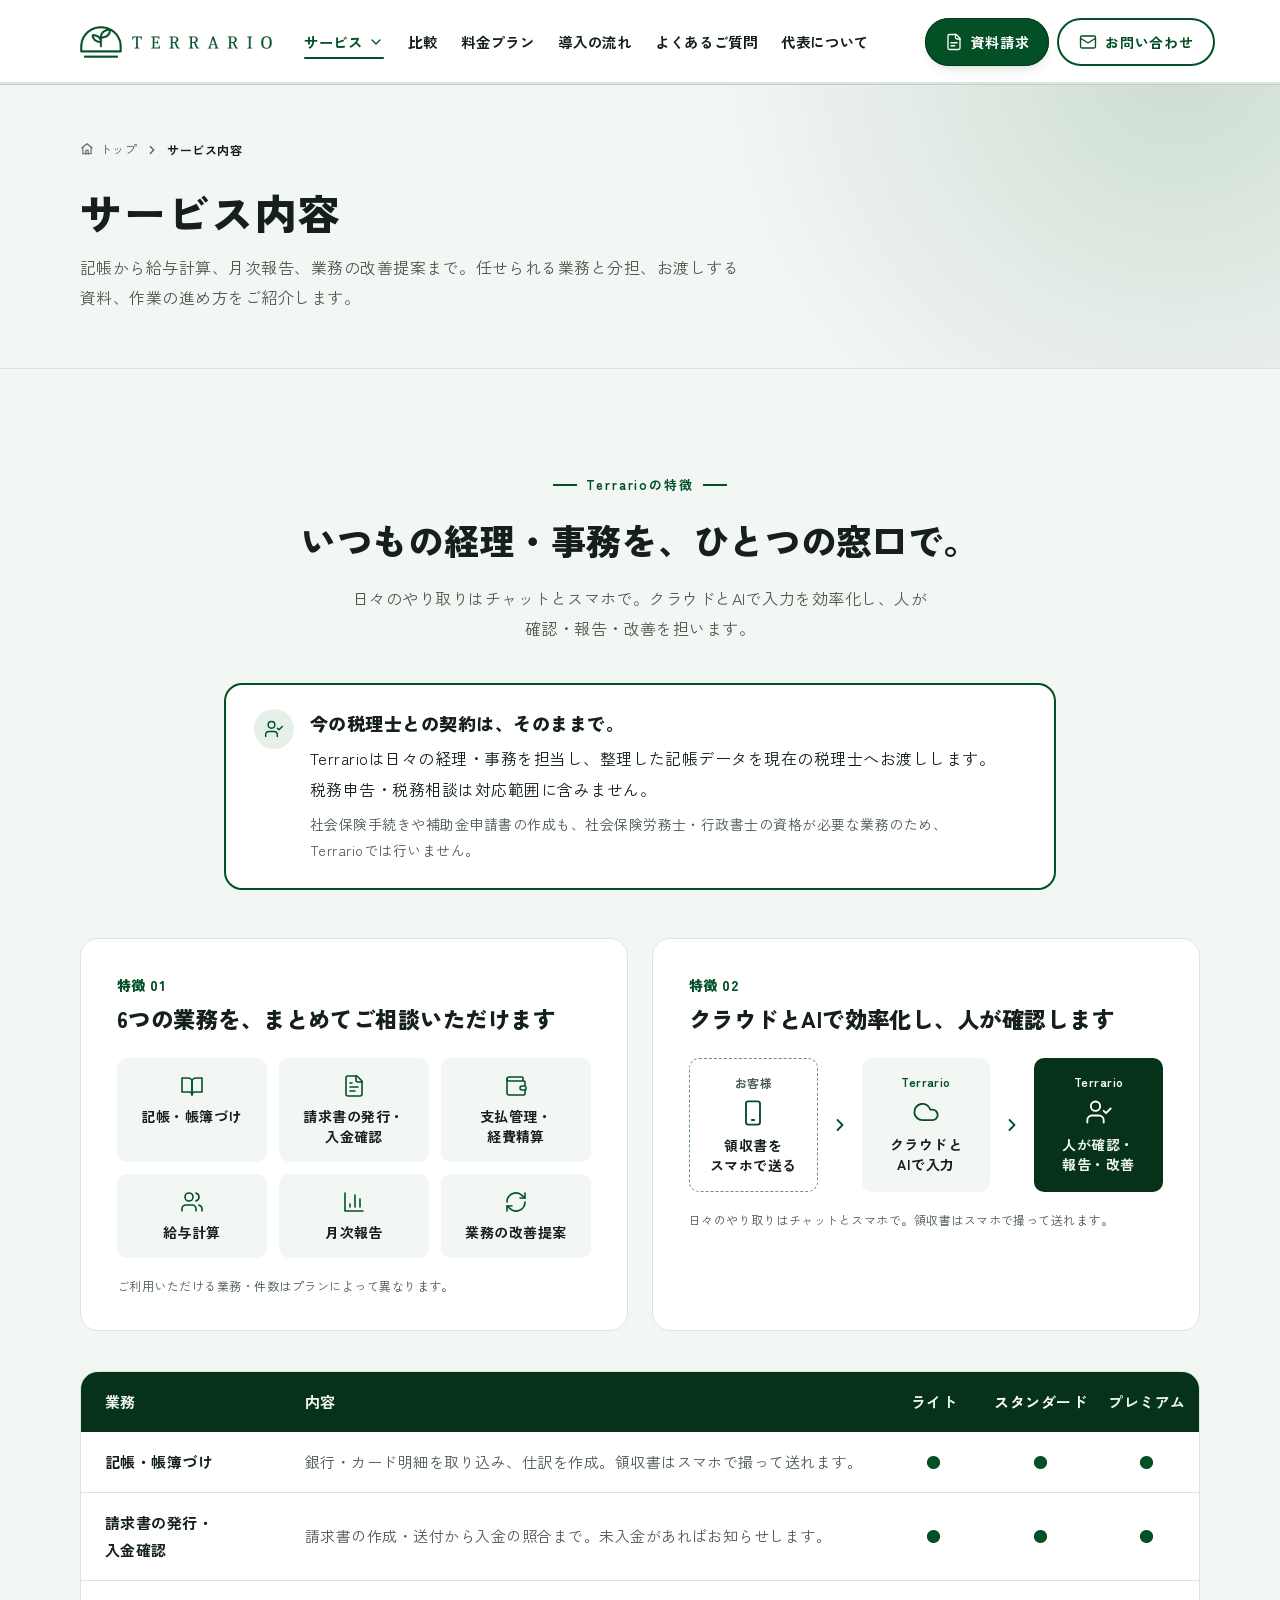
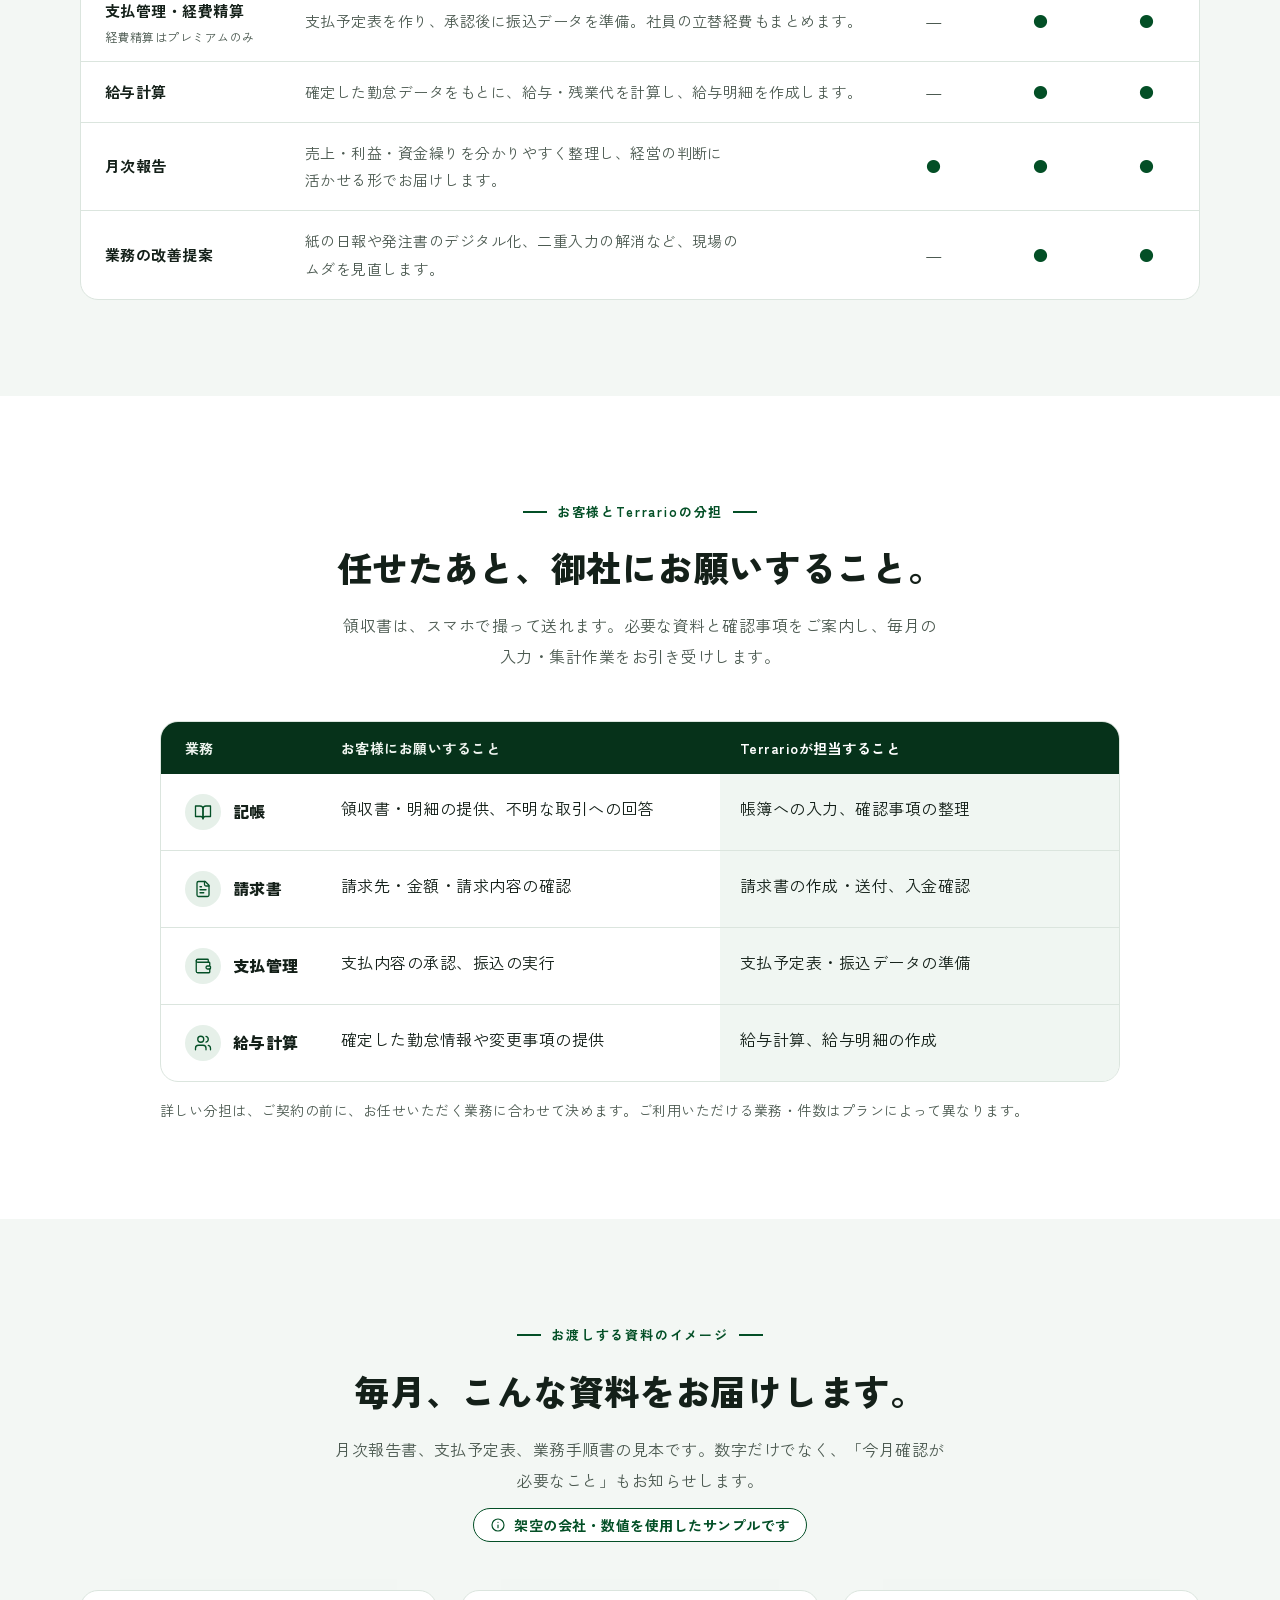
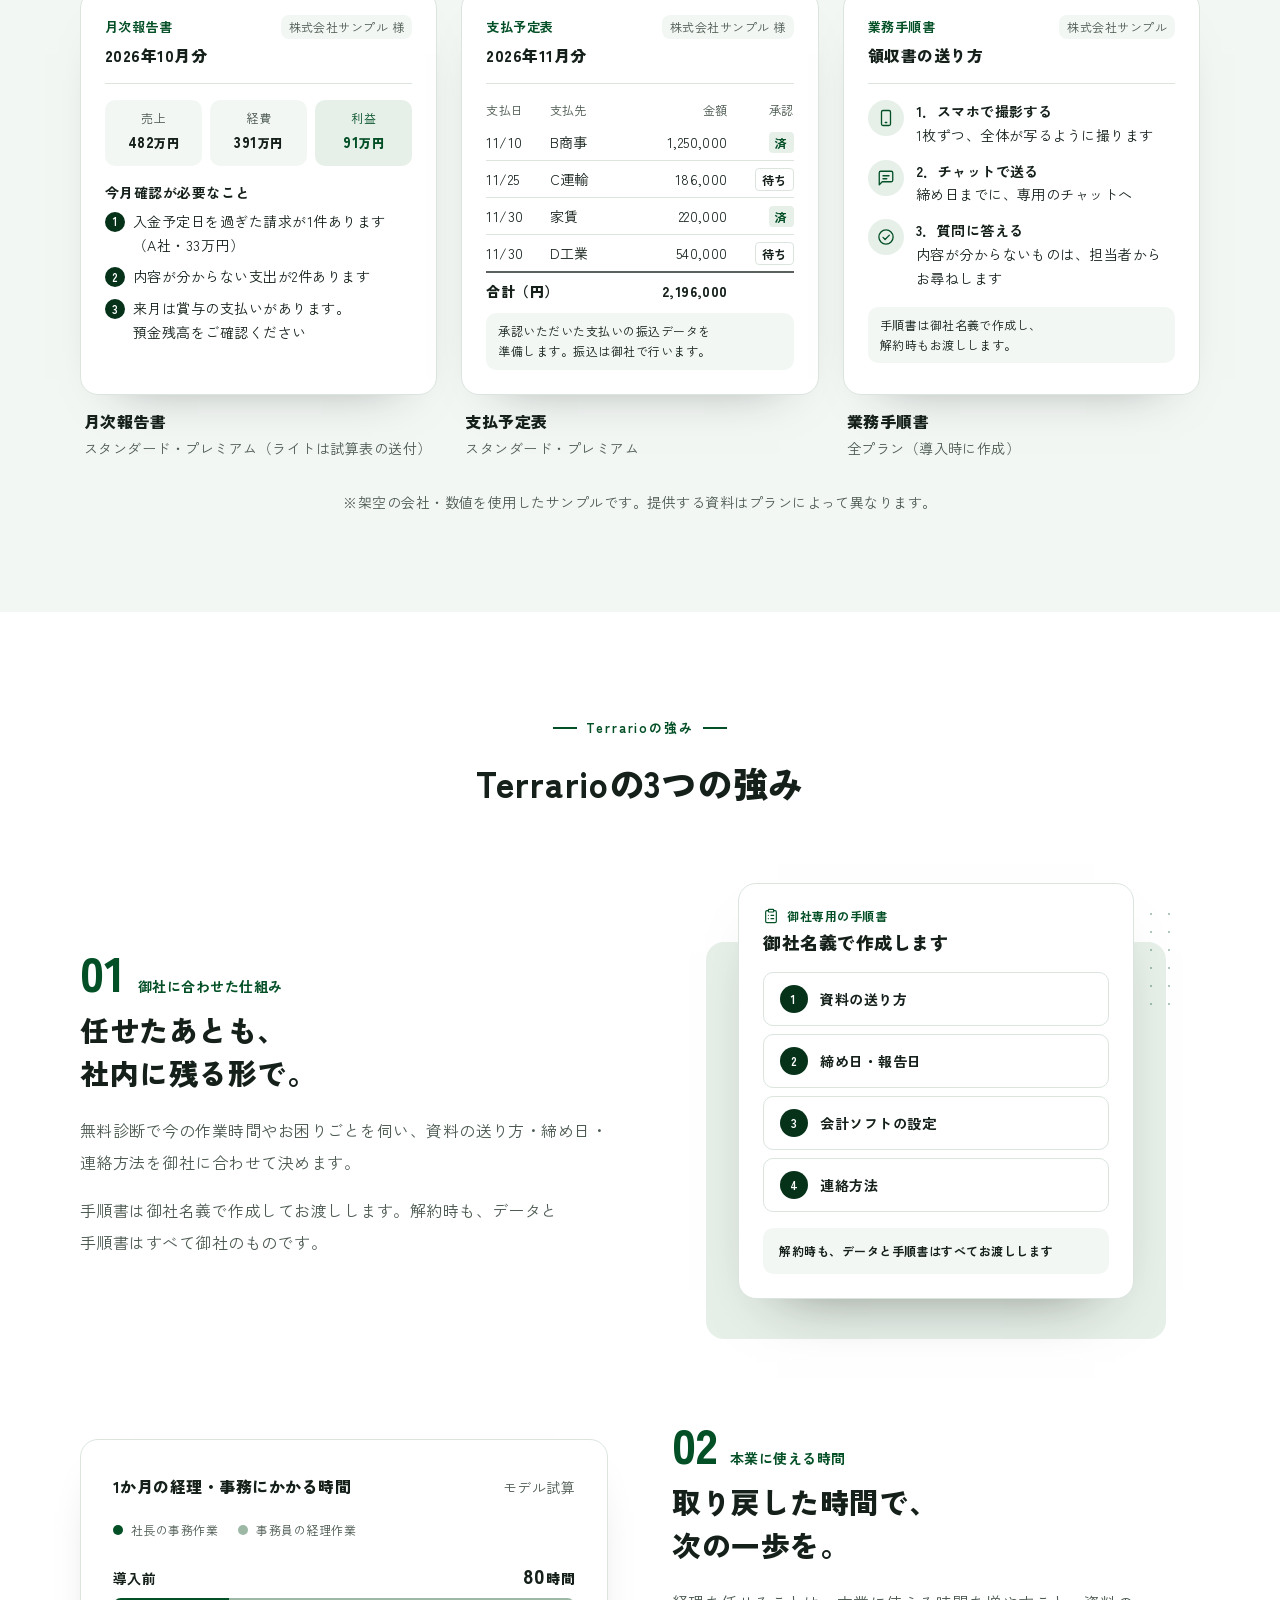
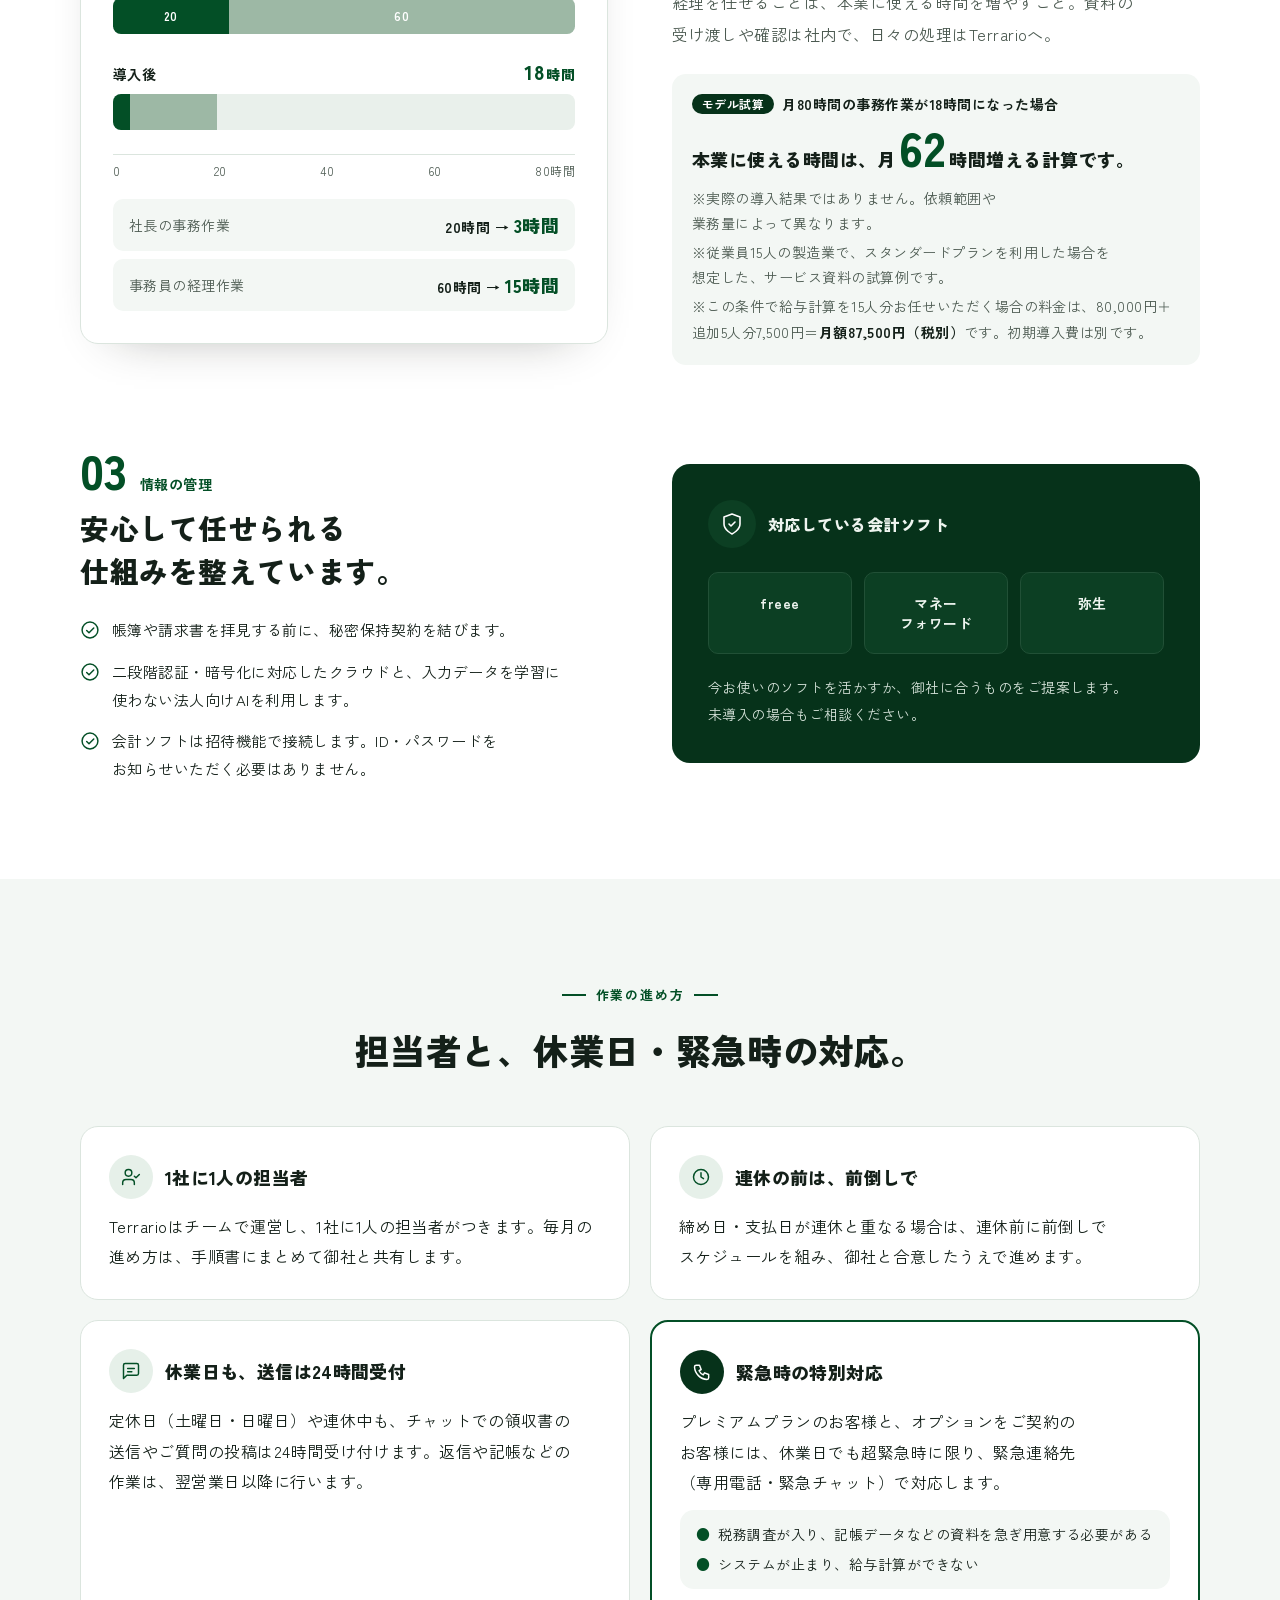
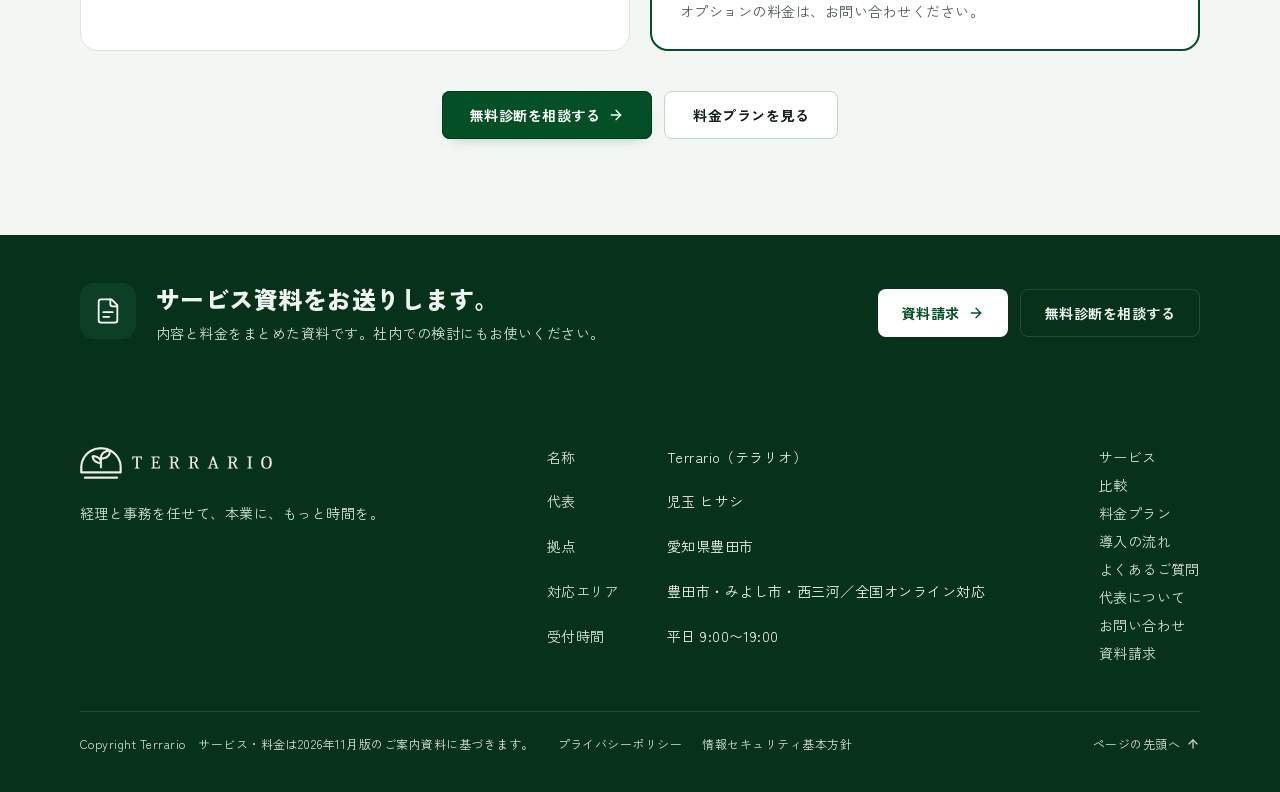
<file: service/index.html>
<!doctype html>
<html lang="ja">
<head>
<meta charset="utf-8">
<meta name="viewport" content="width=device-width, initial-scale=1, viewport-fit=cover">
<script async src="https://www.googletagmanager.com/gtag/js?id=G-2XS1PBH4KW"></script>
<script>
  window.dataLayer = window.dataLayer || [];
  function gtag(){dataLayer.push(arguments);}
  gtag('js', new Date());
  gtag('config', 'G-2XS1PBH4KW');
</script>
<title>サービス内容｜Terrario（テラリオ）</title>
<meta name="description" content="記帳・請求書・支払管理・給与計算・月次報告・業務の改善提案まで。Terrarioの経理・事務代行の業務内容、お客様との分担、報告書の見本、休業日・緊急時の対応をご紹介します。">
<link rel="canonical" href="https://www.terrario2026.com/service/">
<meta name="theme-color" content="#141311">
<meta property="og:type" content="website">
<meta property="og:site_name" content="Terrario（テラリオ）">
<meta property="og:title" content="サービス内容｜Terrario（テラリオ）">
<meta property="og:description" content="記帳・請求書・支払管理・給与計算・月次報告・業務の改善提案まで。Terrarioの経理・事務代行の業務内容、お客様との分担、報告書の見本、休業日・緊急時の対応をご紹介します。">
<meta property="og:url" content="https://www.terrario2026.com/service/">
<meta property="og:image" content="https://www.terrario2026.com/assets/og-image.png">
<meta property="og:image:width" content="1200">
<meta property="og:image:height" content="630">
<meta property="og:locale" content="ja_JP">
<meta name="twitter:card" content="summary_large_image">
<link rel="icon" href="/favicon.ico" sizes="16x16 32x32 48x48" type="image/x-icon">
<link rel="icon" href="/favicon.png" sizes="192x192" type="image/png">
<link rel="apple-touch-icon" href="/apple-touch-icon.png" sizes="180x180">
<link rel="preconnect" href="https://fonts.googleapis.com">
<link rel="preconnect" href="https://fonts.gstatic.com" crossorigin>
<link rel="stylesheet" href="https://fonts.googleapis.com/css2?family=Zen+Kaku+Gothic+New:wght@400;500;700;900&display=swap">
<link rel="stylesheet" href="/assets/site/style.css?v=8cf432f8">
</head>
<body>
<svg width="0" height="0" class="absolute" aria-hidden="true" focusable="false">
  <defs>
    <symbol id="i-check" viewBox="0 0 24 24"><path d="M20 6 9 17l-5-5"/></symbol>
    <symbol id="i-check-circle" viewBox="0 0 24 24"><circle cx="12" cy="12" r="9.5"/><path d="m8 12.5 2.8 2.8L16.5 9.5"/></symbol>
    <symbol id="i-arrow-right" viewBox="0 0 24 24"><path d="M5 12h14"/><path d="m12 5 7 7-7 7"/></symbol>
    <symbol id="i-arrow-up" viewBox="0 0 24 24"><path d="M12 19V5"/><path d="m5 12 7-7 7 7"/></symbol>
    <symbol id="i-chevron" viewBox="0 0 24 24"><path d="m6 9 6 6 6-6"/></symbol>
    <symbol id="i-chevron-right" viewBox="0 0 24 24"><path d="m9 6 6 6-6 6"/></symbol>
    <symbol id="i-external" viewBox="0 0 24 24"><path d="M7 7h10v10"/><path d="M7 17 17 7"/></symbol>
    <symbol id="i-menu" viewBox="0 0 24 24"><path d="M4 7h16"/><path d="M4 12h16"/><path d="M4 17h16"/></symbol>
    <symbol id="i-x" viewBox="0 0 24 24"><path d="M18 6 6 18"/><path d="m6 6 12 12"/></symbol>
    <symbol id="i-plus" viewBox="0 0 24 24"><path d="M12 5v14"/><path d="M5 12h14"/></symbol>
    <symbol id="i-copy" viewBox="0 0 24 24"><rect x="9" y="9" width="12" height="12" rx="2"/><path d="M5 15H4a2 2 0 0 1-2-2V4a2 2 0 0 1 2-2h9a2 2 0 0 1 2 2v1"/></symbol>
    <symbol id="i-mail" viewBox="0 0 24 24"><rect x="2" y="4" width="20" height="16" rx="2"/><path d="m22 7-8.97 5.7a1.94 1.94 0 0 1-2.06 0L2 7"/></symbol>
    <symbol id="i-phone" viewBox="0 0 24 24"><path d="M5 4h4l2 5-2.5 1.5a11 11 0 0 0 5 5L15 13l5 2v4a2 2 0 0 1-2 2A16 16 0 0 1 3 6a2 2 0 0 1 2-2"/></symbol>
    <symbol id="i-chat" viewBox="0 0 24 24"><path d="M21 15a2 2 0 0 1-2 2H7l-4 4V5a2 2 0 0 1 2-2h14a2 2 0 0 1 2 2z"/><path d="M8 9h8"/><path d="M8 13h5"/></symbol>
    <symbol id="i-file" viewBox="0 0 24 24"><path d="M15 2H6a2 2 0 0 0-2 2v16a2 2 0 0 0 2 2h12a2 2 0 0 0 2-2V7z"/><path d="M14 2v4a2 2 0 0 0 2 2h4"/><path d="M8 13h8"/><path d="M8 17h5"/></symbol>
    <symbol id="i-book" viewBox="0 0 24 24"><path d="M2 4h6a4 4 0 0 1 4 4v13a3 3 0 0 0-3-3H2z"/><path d="M22 4h-6a4 4 0 0 0-4 4v13a3 3 0 0 1 3-3h7z"/></symbol>
    <symbol id="i-invoice" viewBox="0 0 24 24"><path d="M15 2H6a2 2 0 0 0-2 2v16a2 2 0 0 0 2 2h12a2 2 0 0 0 2-2V7z"/><path d="M14 2v4a2 2 0 0 0 2 2h4"/><path d="M8 13h8"/><path d="M8 17h5"/><path d="M8 9h2"/></symbol>
    <symbol id="i-wallet" viewBox="0 0 24 24"><path d="M19 7V4a1 1 0 0 0-1-1H5a2 2 0 0 0 0 4h15a1 1 0 0 1 1 1v4h-3a2 2 0 0 0 0 4h3a1 1 0 0 0 1-1v-2"/><path d="M3 5v14a2 2 0 0 0 2 2h15a1 1 0 0 0 1-1v-4"/></symbol>
    <symbol id="i-users" viewBox="0 0 24 24"><path d="M16 21v-2a4 4 0 0 0-4-4H6a4 4 0 0 0-4 4v2"/><circle cx="9" cy="7" r="4"/><path d="M22 21v-2a4 4 0 0 0-3-3.87"/><path d="M16 3.13a4 4 0 0 1 0 7.75"/></symbol>
    <symbol id="i-chart" viewBox="0 0 24 24"><path d="M3 3v18h18"/><path d="M18 17V9"/><path d="M13 17V5"/><path d="M8 17v-3"/></symbol>
    <symbol id="i-cycle" viewBox="0 0 24 24"><path d="M3 12a9 9 0 0 1 15-6.7L21 8"/><path d="M21 3v5h-5"/><path d="M21 12a9 9 0 0 1-15 6.7L3 16"/><path d="M8 16H3v5"/></symbol>
    <symbol id="i-phone-cam" viewBox="0 0 24 24"><rect x="6" y="2" width="12" height="20" rx="2"/><path d="M11 18h2"/></symbol>
    <symbol id="i-cloud" viewBox="0 0 24 24"><path d="M17.5 19H9a7 7 0 1 1 6.71-9h1.79a4.5 4.5 0 1 1 0 9z"/></symbol>
    <symbol id="i-user-check" viewBox="0 0 24 24"><path d="M16 21v-2a4 4 0 0 0-4-4H6a4 4 0 0 0-4 4v2"/><circle cx="9" cy="7" r="4"/><path d="m16 11 2 2 4-4"/></symbol>
    <symbol id="i-lock" viewBox="0 0 24 24"><rect x="3" y="11" width="18" height="11" rx="2"/><path d="M7 11V7a5 5 0 0 1 10 0v4"/></symbol>
    <symbol id="i-shield" viewBox="0 0 24 24"><path d="M12 22s8-4 8-10V5l-8-3-8 3v7c0 6 8 10 8 10"/><path d="m9 12 2 2 4-4"/></symbol>
    <symbol id="i-clock" viewBox="0 0 24 24"><circle cx="12" cy="12" r="9"/><path d="M12 7v5l3 2"/></symbol>
    <symbol id="i-pin" viewBox="0 0 24 24"><path d="M20 10c0 5-5.5 10.2-7.4 11.8a1 1 0 0 1-1.2 0C9.5 20.2 4 15 4 10a8 8 0 0 1 16 0"/><circle cx="12" cy="10" r="3"/></symbol>
    <symbol id="i-info" viewBox="0 0 24 24"><circle cx="12" cy="12" r="9"/><path d="M12 16v-4"/><path d="M12 8h.01"/></symbol>
    <symbol id="i-monitor" viewBox="0 0 24 24"><rect x="2" y="3" width="20" height="14" rx="2"/><path d="M8 21h8"/><path d="M12 17v4"/></symbol>
    <symbol id="i-card" viewBox="0 0 24 24"><rect x="2" y="5" width="20" height="14" rx="2"/><path d="M2 10h20"/></symbol>
    <symbol id="i-clipboard" viewBox="0 0 24 24"><rect x="8" y="2" width="8" height="4" rx="1"/><path d="M16 4h2a2 2 0 0 1 2 2v14a2 2 0 0 1-2 2H6a2 2 0 0 1-2-2V6a2 2 0 0 1 2-2h2"/><path d="M12 11h4"/><path d="M12 16h4"/><path d="M8 11h.01"/><path d="M8 16h.01"/></symbol>
    <symbol id="i-home" viewBox="0 0 24 24"><path d="m3 10 9-7 9 7"/><path d="M5 9v11h14V9"/><path d="M10 20v-6h4v6"/></symbol>
  </defs>
</svg>

<a href="#main" class="sr-only focus:not-sr-only focus:fixed focus:left-4 focus:top-4 focus:z-[90] focus:rounded-md focus:bg-white focus:px-4 focus:py-2 focus:text-sm">本文へ移動</a>

<!-- ======================= ヘッダー ======================= -->
<header id="site-header" class="site-header">
  <div class="wrap hdr-row">
    <a href="/" class="logo-plate flex shrink-0 items-center gap-2.5 py-1" aria-label="Terrario トップへ">
      <img src="/assets/site/img/logo-symbol.png" alt="" width="42" height="32" class="h-[30px] w-[40px] lg:h-8 lg:w-[42px]">
      <img src="/assets/site/img/logo-wordmark.png" alt="" width="140" height="13" class="h-3 w-[129px] lg:h-[13px] lg:w-[140px]">
    </a>
    <nav class="hdr-nav hidden items-center font-bold whitespace-nowrap md:flex" aria-label="ページ内">
      <div class="group relative">
        <button type="button" class="nav-item flex h-11 cursor-pointer items-center gap-1.5 transition-colors hover:text-gold-ink" aria-haspopup="true" aria-current="page">サービス<svg class="size-4 text-gold-ink transition-transform duration-150 group-hover:rotate-180 group-focus-within:rotate-180" fill="none" stroke="currentColor" stroke-width="2" stroke-linecap="round" stroke-linejoin="round" aria-hidden="true"><use href="#i-chevron"/></svg></button>
        <div class="invisible absolute top-full left-1/2 z-10 w-[21rem] -translate-x-1/2 pt-3 opacity-0 transition duration-150 group-hover:visible group-hover:opacity-100 group-focus-within:visible group-focus-within:opacity-100">
          <div class="rounded-xl border bg-white p-2 shadow-[0_24px_50px_-24px_rgb(23_22_15/0.45)]">
            <a href="/service/" class="flex items-start gap-3 rounded-lg p-3 transition-colors hover:bg-surface">
              <span class="inline-flex size-9 shrink-0 items-center justify-center rounded-md bg-gold-soft text-gold-ink"><svg class="size-[18px]" fill="none" stroke="currentColor" stroke-width="1.75" stroke-linecap="round" stroke-linejoin="round" aria-hidden="true"><use href="#i-book"/></svg></span>
              <span><span class="block text-sm font-bold">サービス内容</span><span class="block text-xs font-medium leading-[1.7] text-muted-foreground">業務の内容と、プランごとの対応範囲</span></span>
            </a>
            <a href="/service/#features" class="flex items-start gap-3 rounded-lg p-3 transition-colors hover:bg-surface">
              <span class="inline-flex size-9 shrink-0 items-center justify-center rounded-md bg-gold-soft text-gold-ink"><svg class="size-[18px]" fill="none" stroke="currentColor" stroke-width="1.75" stroke-linecap="round" stroke-linejoin="round" aria-hidden="true"><use href="#i-cloud"/></svg></span>
              <span><span class="block text-sm font-bold">Terrarioの特徴</span><span class="block text-xs font-medium leading-[1.7] text-muted-foreground">ひとつの窓口、クラウドとAI、人の確認</span></span>
            </a>
            <a href="/service/#security" class="flex items-start gap-3 rounded-lg p-3 transition-colors hover:bg-surface">
              <span class="inline-flex size-9 shrink-0 items-center justify-center rounded-md bg-gold-soft text-gold-ink"><svg class="size-[18px]" fill="none" stroke="currentColor" stroke-width="1.75" stroke-linecap="round" stroke-linejoin="round" aria-hidden="true"><use href="#i-shield"/></svg></span>
              <span><span class="block text-sm font-bold">対応ソフト・情報の管理</span><span class="block text-xs font-medium leading-[1.7] text-muted-foreground">freee・マネーフォワード・弥生に対応</span></span>
            </a>
          </div>
        </div>
      </div>
      <a href="/compare/" class="nav-item inline-flex h-11 items-center transition-colors hover:text-gold-ink">比較</a>
      <a href="/price/" class="nav-item inline-flex h-11 items-center transition-colors hover:text-gold-ink">料金プラン</a>
      <a href="/flow/" class="nav-item inline-flex h-11 items-center transition-colors hover:text-gold-ink">導入の流れ</a>
      <a href="/faq/" class="nav-item inline-flex h-11 items-center transition-colors hover:text-gold-ink">よくあるご質問</a>
      <a href="/representative/" class="nav-item inline-flex h-11 items-center transition-colors hover:text-gold-ink">代表について</a>
    </nav>
    <div class="hdr-actions ml-auto flex items-center gap-2 whitespace-nowrap">
      <a href="/contact/#form-request" class="btn-gold hidden h-10 items-center gap-2 rounded-full px-4 text-[0.8125rem] font-bold sm:inline-flex md:h-11 md:px-6 md:text-sm"><svg class="size-[18px]" fill="none" stroke="currentColor" stroke-width="1.75" stroke-linecap="round" stroke-linejoin="round" aria-hidden="true"><use href="#i-file"/></svg>資料請求</a>
      <a href="/contact/" aria-label="お問い合わせ" class="inline-flex size-10 items-center justify-center gap-1.5 rounded-full border-2 border-gold bg-white text-xs font-bold text-gold-ink transition-colors hover:bg-gold-soft min-[400px]:w-auto min-[400px]:px-3 sm:px-4 sm:text-sm md:h-11 md:gap-2 md:px-6"><svg class="size-[18px] shrink-0" fill="none" stroke="currentColor" stroke-width="1.75" stroke-linecap="round" stroke-linejoin="round" aria-hidden="true"><use href="#i-mail"/></svg><span class="hidden min-[400px]:inline">お問い合わせ</span></a>
      <button type="button" id="menu-open" class="-mr-2 inline-flex size-10 cursor-pointer items-center justify-center rounded-md hover:bg-surface md:hidden" aria-label="メニューを開く" aria-expanded="false" aria-controls="menu-sheet">
        <span class="menu-icon-open"><svg class="size-5" fill="none" stroke="currentColor" stroke-width="1.75" stroke-linecap="round" stroke-linejoin="round" aria-hidden="true"><use href="#i-menu"/></svg></span><span class="menu-icon-close hidden"><svg class="size-5" fill="none" stroke="currentColor" stroke-width="1.75" stroke-linecap="round" stroke-linejoin="round" aria-hidden="true"><use href="#i-x"/></svg></span>
      </button>
    </div>
  </div>

  <!-- スマホ：ヘッダーの真下に開くメニュー -->
  <div id="menu-sheet" class="menu-panel absolute inset-x-0 top-full border-b bg-white shadow-[0_24px_40px_-24px_rgb(23_22_15/0.4)] md:hidden" hidden>
    <nav class="wrap pt-2 pb-5" aria-label="メニュー">
      <p class="py-3 font-bold">サービス</p>
      <div class="mb-2 space-y-0.5">
        <a href="/service/" class="flex items-center gap-3 rounded-md py-2.5 pl-3 text-sm font-medium text-muted-foreground hover:bg-surface"><svg class="size-4 text-gold-ink" fill="none" stroke="currentColor" stroke-width="1.75" stroke-linecap="round" stroke-linejoin="round" aria-hidden="true"><use href="#i-book"/></svg>サービス内容</a>
        <a href="/service/#features" class="flex items-center gap-3 rounded-md py-2.5 pl-3 text-sm font-medium text-muted-foreground hover:bg-surface"><svg class="size-4 text-gold-ink" fill="none" stroke="currentColor" stroke-width="1.75" stroke-linecap="round" stroke-linejoin="round" aria-hidden="true"><use href="#i-cloud"/></svg>Terrarioの特徴</a>
        <a href="/service/#security" class="flex items-center gap-3 rounded-md py-2.5 pl-3 text-sm font-medium text-muted-foreground hover:bg-surface"><svg class="size-4 text-gold-ink" fill="none" stroke="currentColor" stroke-width="1.75" stroke-linecap="round" stroke-linejoin="round" aria-hidden="true"><use href="#i-shield"/></svg>対応ソフト・情報の管理</a>
      </div>
        <a href="/compare/" class="flex items-center justify-between border-t py-3.5 font-bold">比較<svg class="size-4 text-gold-ink" fill="none" stroke="currentColor" stroke-width="2" stroke-linecap="round" stroke-linejoin="round" aria-hidden="true"><use href="#i-chevron-right"/></svg></a>
        <a href="/price/" class="flex items-center justify-between border-t py-3.5 font-bold">料金プラン<svg class="size-4 text-gold-ink" fill="none" stroke="currentColor" stroke-width="2" stroke-linecap="round" stroke-linejoin="round" aria-hidden="true"><use href="#i-chevron-right"/></svg></a>
        <a href="/flow/" class="flex items-center justify-between border-t py-3.5 font-bold">導入の流れ<svg class="size-4 text-gold-ink" fill="none" stroke="currentColor" stroke-width="2" stroke-linecap="round" stroke-linejoin="round" aria-hidden="true"><use href="#i-chevron-right"/></svg></a>
        <a href="/faq/" class="flex items-center justify-between border-t py-3.5 font-bold">よくあるご質問<svg class="size-4 text-gold-ink" fill="none" stroke="currentColor" stroke-width="2" stroke-linecap="round" stroke-linejoin="round" aria-hidden="true"><use href="#i-chevron-right"/></svg></a>
        <a href="/representative/" class="flex items-center justify-between border-t py-3.5 font-bold">代表について<svg class="size-4 text-gold-ink" fill="none" stroke="currentColor" stroke-width="2" stroke-linecap="round" stroke-linejoin="round" aria-hidden="true"><use href="#i-chevron-right"/></svg></a>
      <div class="mt-3 grid grid-cols-2 gap-2 border-t pt-4">
        <a href="/contact/#form-request" class="btn-gold inline-flex h-12 items-center justify-center gap-2 rounded-full text-sm font-bold"><svg class="size-4" fill="none" stroke="currentColor" stroke-width="1.75" stroke-linecap="round" stroke-linejoin="round" aria-hidden="true"><use href="#i-file"/></svg>資料請求</a>
        <a href="/contact/" class="inline-flex h-12 items-center justify-center gap-2 rounded-full border-2 border-gold text-sm font-bold text-gold-ink"><svg class="size-4" fill="none" stroke="currentColor" stroke-width="1.75" stroke-linecap="round" stroke-linejoin="round" aria-hidden="true"><use href="#i-mail"/></svg>お問い合わせ</a>
      </div>
      <p class="num mt-4 text-center text-sm"><span class="font-bold">090-9112-6102</span><span class="ml-2 text-xs text-muted-foreground">平日 9:00〜19:00</span></p>
    </nav>
  </div>
  <div class="hdr-progress" aria-hidden="true"><span id="hdr-progress-bar"></span></div>
</header>
<div id="page-top" class="hdr-spacer" aria-hidden="true"></div>
<div id="menu-overlay" class="fixed inset-0 z-40 bg-black/30 md:hidden" hidden></div>

<main id="main">

<section class="page-hero border-b" aria-labelledby="page-title">
  <div class="wrap py-10 sm:py-14">
    <nav aria-label="パンくずリスト">
      <ol class="flex flex-wrap items-center gap-2 text-xs text-muted-foreground">
        <li><a href="/" class="inline-flex items-center gap-1.5 hover:text-gold-ink"><svg class="size-3.5" fill="none" stroke="currentColor" stroke-width="1.75" stroke-linecap="round" stroke-linejoin="round" aria-hidden="true"><use href="#i-home"/></svg>トップ</a></li>
        <li aria-hidden="true"><svg class="size-3.5" fill="none" stroke="currentColor" stroke-width="2" stroke-linecap="round" stroke-linejoin="round"><use href="#i-chevron-right"/></svg></li>
        <li><span aria-current="page" class="font-bold text-foreground">サービス内容</span></li>
      </ol>
    </nav>
    <h1 id="page-title" class="mt-6 text-[1.75rem] font-black leading-[1.4] tracking-[0.04em] sm:text-[2.6rem]">サービス内容</h1>
    <p class="mt-3 max-w-[42rem] text-muted-foreground">記帳から給与計算、月次報告、業務の改善提案まで。任せられる業務と分担、お渡しする資料、作業の進め方をご紹介します。</p>
  </div>
</section>
<!-- ======================= 特徴・サービス ======================= -->
<section id="services" class="bg-surface py-20 sm:py-24" aria-labelledby="services-title">
  <div class="wrap">
    <div class="text-center">
      <p class="kicker center">Terrarioの特徴</p>
      <h2 id="services-title" class="mt-4 text-[1.6rem] font-black leading-[1.55] sm:text-[2.2rem]">いつもの経理・事務を、ひとつの窓口で。</h2>
      <p class="mx-auto mt-4 max-w-[38rem] text-muted-foreground">日々のやり取りはチャットとスマホで。クラウドとAIで入力を効率化し、人が確認・報告・改善を担います。</p>
    </div>

    <div role="note" class="mx-auto mt-10 grid max-w-[52rem] grid-cols-[2.5rem_1fr] gap-x-4 rounded-2xl border-2 border-gold bg-white px-5 py-5 sm:px-7 sm:py-6">
      <span class="inline-flex size-10 items-center justify-center rounded-full bg-gold-soft text-gold-ink"><svg class="size-5" fill="none" stroke="currentColor" stroke-width="1.75" stroke-linecap="round" stroke-linejoin="round" aria-hidden="true"><use href="#i-user-check"/></svg></span>
      <div>
        <p class="text-lg font-black">今の税理士との契約は、そのままで。</p>
        <p class="mt-1.5 leading-[1.9]">Terrarioは日々の経理・事務を担当し、整理した記帳データを現在の税理士へお渡しします。税務申告・税務相談は対応範囲に含みません。</p>
        <p class="mt-2 text-sm leading-[1.85] text-muted-foreground">社会保険手続きや補助金申請書の作成も、社会保険労務士・行政書士の資格が必要な業務のため、Terrarioでは行いません。</p>
      </div>
    </div>

    <div id="features" class="mt-12 grid gap-6 lg:grid-cols-2">
      <!-- 特徴1 -->
      <article class="rounded-2xl border bg-white p-7 sm:p-9">
        <p class="text-sm font-black text-gold-ink">特徴 01</p>
        <h3 class="mt-2 text-xl font-black sm:text-[1.4rem]">6つの業務を、まとめてご相談いただけます</h3>
        <ul class="mt-6 grid grid-cols-2 gap-3 text-sm font-bold sm:grid-cols-3">
          <li class="flex flex-col items-center gap-2 rounded-lg bg-surface px-2 py-4 text-center"><svg class="size-6 text-gold-ink" fill="none" stroke="currentColor" stroke-width="1.6" stroke-linecap="round" stroke-linejoin="round" aria-hidden="true"><use href="#i-book"/></svg>記帳・帳簿づけ</li>
          <li class="flex flex-col items-center gap-2 rounded-lg bg-surface px-2 py-4 text-center"><svg class="size-6 text-gold-ink" fill="none" stroke="currentColor" stroke-width="1.6" stroke-linecap="round" stroke-linejoin="round" aria-hidden="true"><use href="#i-invoice"/></svg>請求書の発行・<br>入金確認</li>
          <li class="flex flex-col items-center gap-2 rounded-lg bg-surface px-2 py-4 text-center"><svg class="size-6 text-gold-ink" fill="none" stroke="currentColor" stroke-width="1.6" stroke-linecap="round" stroke-linejoin="round" aria-hidden="true"><use href="#i-wallet"/></svg>支払管理・<br>経費精算</li>
          <li class="flex flex-col items-center gap-2 rounded-lg bg-surface px-2 py-4 text-center"><svg class="size-6 text-gold-ink" fill="none" stroke="currentColor" stroke-width="1.6" stroke-linecap="round" stroke-linejoin="round" aria-hidden="true"><use href="#i-users"/></svg>給与計算</li>
          <li class="flex flex-col items-center gap-2 rounded-lg bg-surface px-2 py-4 text-center"><svg class="size-6 text-gold-ink" fill="none" stroke="currentColor" stroke-width="1.6" stroke-linecap="round" stroke-linejoin="round" aria-hidden="true"><use href="#i-chart"/></svg>月次報告</li>
          <li class="flex flex-col items-center gap-2 rounded-lg bg-surface px-2 py-4 text-center"><svg class="size-6 text-gold-ink" fill="none" stroke="currentColor" stroke-width="1.6" stroke-linecap="round" stroke-linejoin="round" aria-hidden="true"><use href="#i-cycle"/></svg>業務の改善提案</li>
        </ul>
        <p class="mt-5 text-xs text-muted-foreground">ご利用いただける業務・件数はプランによって異なります。</p>
      </article>

      <!-- 特徴2 -->
      <article class="rounded-2xl border bg-white p-7 sm:p-9">
        <p class="text-sm font-black text-gold-ink">特徴 02</p>
        <h3 class="mt-2 text-xl font-black sm:text-[1.4rem]">クラウドとAIで効率化し、人が確認します</h3>
        <ol class="mt-6 grid gap-3 sm:grid-cols-[1fr_auto_1fr_auto_1fr] sm:items-stretch">
          <li class="rounded-lg border border-dashed border-gold/60 p-4 text-center">
            <p class="text-xs font-bold text-muted-foreground">お客様</p>
            <svg class="mx-auto mt-2 size-7 text-gold-ink" fill="none" stroke="currentColor" stroke-width="1.6" stroke-linecap="round" stroke-linejoin="round" aria-hidden="true"><use href="#i-phone-cam"/></svg>
            <p class="mt-2 text-sm font-bold"><span class="whitespace-nowrap">領収書を</span><br class="hidden sm:inline"><span class="whitespace-nowrap">スマホで送る</span></p>
          </li>
          <li class="flex items-center justify-center text-gold" aria-hidden="true"><svg class="size-5 rotate-90 sm:rotate-0" fill="none" stroke="currentColor" stroke-width="2.2" stroke-linecap="round" stroke-linejoin="round"><use href="#i-chevron-right"/></svg></li>
          <li class="rounded-lg bg-surface p-4 text-center">
            <p class="text-xs font-bold text-gold-ink">Terrario</p>
            <svg class="mx-auto mt-2 size-7 text-gold-ink" fill="none" stroke="currentColor" stroke-width="1.6" stroke-linecap="round" stroke-linejoin="round" aria-hidden="true"><use href="#i-cloud"/></svg>
            <p class="mt-2 text-sm font-bold"><span class="whitespace-nowrap">クラウドと</span><br class="hidden sm:inline"><span class="whitespace-nowrap">AIで入力</span></p>
          </li>
          <li class="flex items-center justify-center text-gold" aria-hidden="true"><svg class="size-5 rotate-90 sm:rotate-0" fill="none" stroke="currentColor" stroke-width="2.2" stroke-linecap="round" stroke-linejoin="round"><use href="#i-chevron-right"/></svg></li>
          <li class="rounded-lg bg-night p-4 text-center text-night-foreground">
            <p class="text-xs font-bold text-night-gold">Terrario</p>
            <svg class="mx-auto mt-2 size-7 text-night-gold" fill="none" stroke="currentColor" stroke-width="1.6" stroke-linecap="round" stroke-linejoin="round" aria-hidden="true"><use href="#i-user-check"/></svg>
            <p class="mt-2 text-sm font-bold"><span class="whitespace-nowrap">人が確認・</span><br class="hidden sm:inline"><span class="whitespace-nowrap">報告・改善</span></p>
          </li>
        </ol>
        <p class="mt-5 text-xs text-muted-foreground">日々のやり取りはチャットとスマホで。領収書はスマホで撮って送れます。</p>
      </article>
    </div>

    <!-- サービス一覧（shadcn/ui の Table と同じ形） -->
    <div class="mt-10 overflow-hidden rounded-2xl border bg-white">
      <div class="relative overflow-x-auto">
        <table class="w-full min-w-[720px] text-[0.9375rem]">
          <caption class="sr-only">サービス内容と対応プラン</caption>
          <thead class="bg-night text-night-foreground">
            <tr>
              <th scope="col" class="w-[13rem] px-6 py-4 text-left font-bold">業務</th>
              <th scope="col" class="px-4 py-4 text-left font-bold">内容</th>
              <th scope="col" class="w-[6.5rem] px-2 py-4 text-center font-bold">ライト</th>
              <th scope="col" class="w-[6.5rem] px-2 py-4 text-center font-bold text-night-gold">スタンダード</th>
              <th scope="col" class="w-[6.5rem] px-2 py-4 text-center font-bold">プレミアム</th>
            </tr>
          </thead>
          <tbody class="divide-y">
            <tr><th scope="row" class="px-6 py-4 text-left font-bold">記帳・帳簿づけ</th><td class="px-4 py-4 text-muted-foreground">銀行・カード明細を取り込み、仕訳を作成。領収書はスマホで撮って送れます。</td><td class="text-center text-gold-ink">●<span class="sr-only">含む</span></td><td class="text-center text-gold-ink">●<span class="sr-only">含む</span></td><td class="text-center text-gold-ink">●<span class="sr-only">含む</span></td></tr>
            <tr><th scope="row" class="px-6 py-4 text-left font-bold">請求書の発行・入金確認</th><td class="px-4 py-4 text-muted-foreground">請求書の作成・送付から入金の照合まで。未入金があればお知らせします。</td><td class="text-center text-gold-ink">●<span class="sr-only">含む</span></td><td class="text-center text-gold-ink">●<span class="sr-only">含む</span></td><td class="text-center text-gold-ink">●<span class="sr-only">含む</span></td></tr>
            <tr><th scope="row" class="px-6 py-4 text-left font-bold">支払管理・経費精算<span class="mt-1 block text-xs font-normal text-muted-foreground">経費精算はプレミアムのみ</span></th><td class="px-4 py-4 text-muted-foreground">支払予定表を作り、承認後に振込データを準備。社員の立替経費もまとめます。</td><td class="text-center text-muted-foreground">―<span class="sr-only">対象外</span></td><td class="text-center text-gold-ink">●<span class="sr-only">支払管理を含む</span></td><td class="text-center text-gold-ink">●<span class="sr-only">含む</span></td></tr>
            <tr><th scope="row" class="px-6 py-4 text-left font-bold">給与計算</th><td class="px-4 py-4 text-muted-foreground">確定した勤怠データをもとに、給与・残業代を計算し、給与明細を作成します。</td><td class="text-center text-muted-foreground">―<span class="sr-only">対象外</span></td><td class="text-center text-gold-ink">●<span class="sr-only">含む</span></td><td class="text-center text-gold-ink">●<span class="sr-only">含む</span></td></tr>
            <tr><th scope="row" class="px-6 py-4 text-left font-bold">月次報告</th><td class="px-4 py-4 text-muted-foreground">売上・利益・資金繰りを分かりやすく整理し、経営の判断に活かせる形でお届けします。</td><td class="text-center text-gold-ink">●<span class="sr-only">含む</span></td><td class="text-center text-gold-ink">●<span class="sr-only">含む</span></td><td class="text-center text-gold-ink">●<span class="sr-only">含む</span></td></tr>
            <tr><th scope="row" class="px-6 py-4 text-left font-bold">業務の改善提案</th><td class="px-4 py-4 text-muted-foreground">紙の日報や発注書のデジタル化、二重入力の解消など、現場のムダを見直します。</td><td class="text-center text-muted-foreground">―<span class="sr-only">対象外</span></td><td class="text-center text-gold-ink">●<span class="sr-only">含む</span></td><td class="text-center text-gold-ink">●<span class="sr-only">含む</span></td></tr>
          </tbody>
        </table>
      </div>
    </div>

  </div>
</section>

<!-- ======================= お客様とTerrarioの分担 ======================= -->
<!-- 「丸ごと任せる」の誤解を防ぐ。トップとサービス内容のページで共通 -->
<section id="share" class="py-20 sm:py-24" aria-labelledby="share-title">
  <div class="wrap">
    <div class="text-center">
      <p class="kicker center">お客様とTerrarioの分担</p>
      <h2 id="share-title" class="mt-4 text-[1.6rem] font-black leading-[1.55] sm:text-[2.2rem]">任せたあと、<br class="sm:hidden">御社にお願いすること。</h2>
      <p class="mx-auto mt-4 max-w-[40rem] leading-[1.95] text-muted-foreground">領収書は、スマホで撮って送れます。必要な資料と確認事項をご案内し、毎月の入力・集計作業をお引き受けします。</p>
    </div>

    <div class="mx-auto mt-12 max-w-[60rem] overflow-hidden rounded-2xl border bg-white">
      <div class="hidden bg-night text-sm font-bold text-night-foreground md:grid md:grid-cols-[10rem_1fr_1fr]" aria-hidden="true">
        <p class="px-6 py-4">業務</p>
        <p class="px-5 py-4">お客様にお願いすること</p>
        <p class="px-5 py-4 text-night-gold">Terrarioが担当すること</p>
      </div>
      <dl class="divide-y">
        <div class="grid md:grid-cols-[10rem_1fr_1fr]">
          <dt class="flex items-center gap-3 px-5 pt-5 font-black md:px-6 md:py-5"><span class="inline-flex size-9 shrink-0 items-center justify-center rounded-full bg-gold-soft text-gold-ink"><svg class="size-[18px]" fill="none" stroke="currentColor" stroke-width="1.75" stroke-linecap="round" stroke-linejoin="round" aria-hidden="true"><use href="#i-book"/></svg></span>記帳</dt>
          <dd class="px-5 pt-3 leading-[1.8] md:px-5 md:py-5"><span class="mb-0.5 block text-xs font-bold text-muted-foreground md:hidden">お客様にお願いすること</span>領収書・明細の提供、不明な取引への回答</dd>
          <dd class="mx-5 mt-3 mb-5 rounded-lg bg-gold-soft px-4 py-3 leading-[1.8] md:m-0 md:rounded-none md:bg-gold-soft/60 md:px-5 md:py-5"><span class="mb-0.5 block text-xs font-bold text-gold-ink md:hidden">Terrarioが担当すること</span>帳簿への入力、確認事項の整理</dd>
        </div>
        <div class="grid md:grid-cols-[10rem_1fr_1fr]">
          <dt class="flex items-center gap-3 px-5 pt-5 font-black md:px-6 md:py-5"><span class="inline-flex size-9 shrink-0 items-center justify-center rounded-full bg-gold-soft text-gold-ink"><svg class="size-[18px]" fill="none" stroke="currentColor" stroke-width="1.75" stroke-linecap="round" stroke-linejoin="round" aria-hidden="true"><use href="#i-invoice"/></svg></span>請求書</dt>
          <dd class="px-5 pt-3 leading-[1.8] md:px-5 md:py-5"><span class="mb-0.5 block text-xs font-bold text-muted-foreground md:hidden">お客様にお願いすること</span>請求先・金額・請求内容の確認</dd>
          <dd class="mx-5 mt-3 mb-5 rounded-lg bg-gold-soft px-4 py-3 leading-[1.8] md:m-0 md:rounded-none md:bg-gold-soft/60 md:px-5 md:py-5"><span class="mb-0.5 block text-xs font-bold text-gold-ink md:hidden">Terrarioが担当すること</span>請求書の作成・送付、入金確認</dd>
        </div>
        <div class="grid md:grid-cols-[10rem_1fr_1fr]">
          <dt class="flex items-center gap-3 px-5 pt-5 font-black md:px-6 md:py-5"><span class="inline-flex size-9 shrink-0 items-center justify-center rounded-full bg-gold-soft text-gold-ink"><svg class="size-[18px]" fill="none" stroke="currentColor" stroke-width="1.75" stroke-linecap="round" stroke-linejoin="round" aria-hidden="true"><use href="#i-wallet"/></svg></span>支払管理</dt>
          <dd class="px-5 pt-3 leading-[1.8] md:px-5 md:py-5"><span class="mb-0.5 block text-xs font-bold text-muted-foreground md:hidden">お客様にお願いすること</span>支払内容の承認、振込の実行</dd>
          <dd class="mx-5 mt-3 mb-5 rounded-lg bg-gold-soft px-4 py-3 leading-[1.8] md:m-0 md:rounded-none md:bg-gold-soft/60 md:px-5 md:py-5"><span class="mb-0.5 block text-xs font-bold text-gold-ink md:hidden">Terrarioが担当すること</span>支払予定表・振込データの準備</dd>
        </div>
        <div class="grid md:grid-cols-[10rem_1fr_1fr]">
          <dt class="flex items-center gap-3 px-5 pt-5 font-black md:px-6 md:py-5"><span class="inline-flex size-9 shrink-0 items-center justify-center rounded-full bg-gold-soft text-gold-ink"><svg class="size-[18px]" fill="none" stroke="currentColor" stroke-width="1.75" stroke-linecap="round" stroke-linejoin="round" aria-hidden="true"><use href="#i-users"/></svg></span>給与計算</dt>
          <dd class="px-5 pt-3 leading-[1.8] md:px-5 md:py-5"><span class="mb-0.5 block text-xs font-bold text-muted-foreground md:hidden">お客様にお願いすること</span>確定した勤怠情報や変更事項の提供</dd>
          <dd class="mx-5 mt-3 mb-5 rounded-lg bg-gold-soft px-4 py-3 leading-[1.8] md:m-0 md:rounded-none md:bg-gold-soft/60 md:px-5 md:py-5"><span class="mb-0.5 block text-xs font-bold text-gold-ink md:hidden">Terrarioが担当すること</span>給与計算、給与明細の作成</dd>
        </div>
      </dl>
    </div>
    <p class="mx-auto mt-4 max-w-[60rem] text-sm leading-[1.85] text-muted-foreground">詳しい分担は、ご契約の前に、お任せいただく業務に合わせて決めます。ご利用いただける業務・件数はプランによって異なります。</p>
  </div>
</section>

<!-- ======================= お渡しする資料の見本 ======================= -->
<!-- 架空の会社・数値。トップとサービス内容のページで共通 -->
<section id="samples" class="bg-surface py-20 sm:py-24" aria-labelledby="samples-title">
  <div class="wrap">
    <div class="text-center">
      <p class="kicker center">お渡しする資料のイメージ</p>
      <h2 id="samples-title" class="mt-4 text-[1.6rem] font-black leading-[1.55] sm:text-[2.2rem]">毎月、こんな資料を<br class="sm:hidden">お届けします。</h2>
      <p class="mx-auto mt-4 max-w-[40rem] leading-[1.95] text-muted-foreground">月次報告書、支払予定表、業務手順書の見本です。数字だけでなく、「今月確認が必要なこと」もお知らせします。</p>
      <p class="mx-auto mt-3 inline-flex items-center gap-2 rounded-full border border-gold bg-white px-4 py-1.5 text-sm font-bold text-gold-ink"><svg class="size-4" fill="none" stroke="currentColor" stroke-width="1.75" stroke-linecap="round" stroke-linejoin="round" aria-hidden="true"><use href="#i-info"/></svg>架空の会社・数値を使用したサンプルです</p>
    </div>

    <div class="mt-12 grid gap-6 lg:grid-cols-3">
      <!-- 月次報告書 -->
      <figure class="flex flex-col">
        <div class="flex-1 rounded-2xl border bg-white p-5 shadow-[0_24px_50px_-40px_rgb(20_32_25/0.5)] sm:p-6">
          <div class="flex items-start justify-between gap-3 border-b pb-3">
            <div>
              <p class="text-[0.8125rem] font-bold text-gold-ink">月次報告書</p>
              <p class="mt-0.5 font-black">2026年10月分</p>
            </div>
            <p class="rounded-md bg-surface px-2 py-1 text-xs text-muted-foreground">株式会社サンプル 様</p>
          </div>
          <dl class="num mt-4 grid grid-cols-3 gap-2 text-center">
            <div class="rounded-lg bg-surface px-1 py-2.5"><dt class="text-xs text-muted-foreground">売上</dt><dd class="mt-0.5 text-[0.9375rem] font-black">482<span class="text-xs">万円</span></dd></div>
            <div class="rounded-lg bg-surface px-1 py-2.5"><dt class="text-xs text-muted-foreground">経費</dt><dd class="mt-0.5 text-[0.9375rem] font-black">391<span class="text-xs">万円</span></dd></div>
            <div class="rounded-lg bg-gold-soft px-1 py-2.5"><dt class="text-xs text-gold-ink">利益</dt><dd class="mt-0.5 text-[0.9375rem] font-black text-gold-ink">91<span class="text-xs">万円</span></dd></div>
          </dl>
          <p class="mt-4 text-sm font-bold">今月確認が必要なこと</p>
          <ul class="mt-2 space-y-2 text-sm leading-[1.7]">
            <li class="flex gap-2"><span class="num mt-0.5 inline-flex size-5 shrink-0 items-center justify-center rounded-full bg-night text-[0.6875rem] font-bold text-night-gold">1</span>入金予定日を過ぎた請求が1件あります（A社・33万円）</li>
            <li class="flex gap-2"><span class="num mt-0.5 inline-flex size-5 shrink-0 items-center justify-center rounded-full bg-night text-[0.6875rem] font-bold text-night-gold">2</span>内容が分からない支出が2件あります</li>
            <li class="flex gap-2"><span class="num mt-0.5 inline-flex size-5 shrink-0 items-center justify-center rounded-full bg-night text-[0.6875rem] font-bold text-night-gold">3</span>来月は賞与の支払いがあります。預金残高をご確認ください</li>
          </ul>
        </div>
        <figcaption class="mt-3 px-1">
          <p class="font-black">月次報告書</p>
          <p class="mt-0.5 text-sm text-muted-foreground">スタンダード・プレミアム（ライトは試算表の送付）</p>
        </figcaption>
      </figure>

      <!-- 支払予定表 -->
      <figure class="flex flex-col">
        <div class="flex-1 rounded-2xl border bg-white p-5 shadow-[0_24px_50px_-40px_rgb(20_32_25/0.5)] sm:p-6">
          <div class="flex items-start justify-between gap-3 border-b pb-3">
            <div>
              <p class="text-[0.8125rem] font-bold text-gold-ink">支払予定表</p>
              <p class="mt-0.5 font-black">2026年11月分</p>
            </div>
            <p class="rounded-md bg-surface px-2 py-1 text-xs text-muted-foreground">株式会社サンプル 様</p>
          </div>
          <table class="num mt-3 w-full text-sm">
            <thead><tr class="text-xs text-muted-foreground"><th class="py-1.5 text-left font-normal">支払日</th><th class="py-1.5 text-left font-normal">支払先</th><th class="py-1.5 text-right font-normal">金額</th><th class="py-1.5 text-right font-normal">承認</th></tr></thead>
            <tbody class="divide-y">
              <tr><td class="py-2">11/10</td><td class="py-2">B商事</td><td class="py-2 text-right">1,250,000</td><td class="py-2 text-right"><span class="rounded bg-gold-soft px-1.5 py-0.5 text-xs font-bold text-gold-ink">済</span></td></tr>
              <tr><td class="py-2">11/25</td><td class="py-2">C運輸</td><td class="py-2 text-right">186,000</td><td class="py-2 text-right"><span class="rounded border px-1.5 py-0.5 text-xs font-bold">待ち</span></td></tr>
              <tr><td class="py-2">11/30</td><td class="py-2">家賃</td><td class="py-2 text-right">220,000</td><td class="py-2 text-right"><span class="rounded bg-gold-soft px-1.5 py-0.5 text-xs font-bold text-gold-ink">済</span></td></tr>
              <tr><td class="py-2">11/30</td><td class="py-2">D工業</td><td class="py-2 text-right">540,000</td><td class="py-2 text-right"><span class="rounded border px-1.5 py-0.5 text-xs font-bold">待ち</span></td></tr>
            </tbody>
            <tfoot><tr class="border-t-2 border-foreground/70 font-black"><td class="pt-2" colspan="2">合計（円）</td><td class="pt-2 text-right">2,196,000</td><td></td></tr></tfoot>
          </table>
          <p class="mt-3 rounded-lg bg-surface px-3 py-2 text-xs leading-[1.7]">承認いただいた支払いの振込データを準備します。振込は御社で行います。</p>
        </div>
        <figcaption class="mt-3 px-1">
          <p class="font-black">支払予定表</p>
          <p class="mt-0.5 text-sm text-muted-foreground">スタンダード・プレミアム</p>
        </figcaption>
      </figure>

      <!-- 業務手順書 -->
      <figure class="flex flex-col">
        <div class="flex-1 rounded-2xl border bg-white p-5 shadow-[0_24px_50px_-40px_rgb(20_32_25/0.5)] sm:p-6">
          <div class="flex items-start justify-between gap-3 border-b pb-3">
            <div>
              <p class="text-[0.8125rem] font-bold text-gold-ink">業務手順書</p>
              <p class="mt-0.5 font-black">領収書の送り方</p>
            </div>
            <p class="rounded-md bg-surface px-2 py-1 text-xs text-muted-foreground">株式会社サンプル</p>
          </div>
          <ol class="mt-4 space-y-3 text-sm leading-[1.7]">
            <li class="flex gap-3"><span class="inline-flex size-9 shrink-0 items-center justify-center rounded-full bg-gold-soft text-gold-ink"><svg class="size-[18px]" fill="none" stroke="currentColor" stroke-width="1.75" stroke-linecap="round" stroke-linejoin="round" aria-hidden="true"><use href="#i-phone-cam"/></svg></span><span><span class="block font-bold">1．スマホで撮影する</span>1枚ずつ、全体が写るように撮ります</span></li>
            <li class="flex gap-3"><span class="inline-flex size-9 shrink-0 items-center justify-center rounded-full bg-gold-soft text-gold-ink"><svg class="size-[18px]" fill="none" stroke="currentColor" stroke-width="1.75" stroke-linecap="round" stroke-linejoin="round" aria-hidden="true"><use href="#i-chat"/></svg></span><span><span class="block font-bold">2．チャットで送る</span>締め日までに、専用のチャットへ</span></li>
            <li class="flex gap-3"><span class="inline-flex size-9 shrink-0 items-center justify-center rounded-full bg-gold-soft text-gold-ink"><svg class="size-[18px]" fill="none" stroke="currentColor" stroke-width="1.75" stroke-linecap="round" stroke-linejoin="round" aria-hidden="true"><use href="#i-check-circle"/></svg></span><span><span class="block font-bold">3．質問に答える</span>内容が分からないものは、担当者からお尋ねします</span></li>
          </ol>
          <p class="mt-4 rounded-lg bg-surface px-3 py-2 text-xs leading-[1.7]">手順書は御社名義で作成し、解約時もお渡しします。</p>
        </div>
        <figcaption class="mt-3 px-1">
          <p class="font-black">業務手順書</p>
          <p class="mt-0.5 text-sm text-muted-foreground">全プラン（導入時に作成）</p>
        </figcaption>
      </figure>
    </div>
    <p class="mt-8 text-center text-sm leading-[1.85] text-muted-foreground">※架空の会社・数値を使用したサンプルです。提供する資料はプランによって異なります。</p>
  </div>
</section>

<!-- ======================= 3つの強み ======================= -->
<section id="strengths" class="py-20 sm:py-24" aria-labelledby="strengths-title">
  <div class="wrap">
    <div class="text-center">
      <p class="kicker center">Terrarioの強み</p>
      <h2 id="strengths-title" class="mt-4 text-[1.6rem] font-black leading-[1.55] sm:text-[2.2rem]">Terrarioの3つの強み</h2>
    </div>

    <!-- 強み1 -->
    <div class="mt-14 grid items-center gap-10 lg:grid-cols-2 lg:gap-16">
      <div class="min-w-0">
        <p class="flex items-baseline gap-3"><span class="num text-5xl font-black text-gold">01</span><span class="text-sm font-bold text-gold-ink">御社に合わせた仕組み</span></p>
        <h3 class="mt-3 text-[1.45rem] font-black leading-[1.5] sm:text-[1.8rem]">任せたあとも、<br>社内に残る形で。</h3>
        <div class="mt-5 space-y-4 leading-[2] text-muted-foreground">
          <p>無料診断で今の作業時間やお困りごとを伺い、資料の送り方・締め日・連絡方法を御社に合わせて決めます。</p>
          <p>手順書は御社名義で作成してお渡しします。解約時も、データと手順書はすべて御社のものです。</p>
        </div>
      </div>
      <div class="relative mx-auto w-full max-w-[460px]" aria-hidden="true">
        <div class="absolute inset-x-0 bottom-0 top-[16%] rounded-2xl bg-gold-soft"></div>
        <div class="dot-grid absolute top-[8%] right-[-1rem] h-28 w-28 opacity-70"></div>
        <div class="relative mx-auto w-[86%] pt-4 pb-10">
          <div class="rounded-2xl border bg-white p-6 shadow-[0_30px_60px_-40px_rgb(23_22_15/0.55)]">
            <p class="flex items-center gap-2 text-xs font-bold text-gold-ink"><svg class="size-4" fill="none" stroke="currentColor" stroke-width="1.75" stroke-linecap="round" stroke-linejoin="round"><use href="#i-clipboard"/></svg>御社専用の手順書</p>
            <p class="mt-1 text-lg font-black">御社名義で作成します</p>
            <ol class="mt-4 space-y-2 text-sm">
              <li class="flex items-center gap-3 rounded-lg border bg-white px-4 py-3"><span class="num inline-flex size-7 shrink-0 items-center justify-center rounded-full bg-night text-xs font-bold text-night-gold">1</span><span class="font-bold">資料の送り方</span></li>
              <li class="flex items-center gap-3 rounded-lg border bg-white px-4 py-3"><span class="num inline-flex size-7 shrink-0 items-center justify-center rounded-full bg-night text-xs font-bold text-night-gold">2</span><span class="font-bold">締め日・報告日</span></li>
              <li class="flex items-center gap-3 rounded-lg border bg-white px-4 py-3"><span class="num inline-flex size-7 shrink-0 items-center justify-center rounded-full bg-night text-xs font-bold text-night-gold">3</span><span class="font-bold">会計ソフトの設定</span></li>
              <li class="flex items-center gap-3 rounded-lg border bg-white px-4 py-3"><span class="num inline-flex size-7 shrink-0 items-center justify-center rounded-full bg-night text-xs font-bold text-night-gold">4</span><span class="font-bold">連絡方法</span></li>
            </ol>
            <p class="mt-4 rounded-lg bg-surface px-4 py-3 text-xs font-bold leading-[1.8]">解約時も、データと手順書はすべてお渡しします</p>
          </div>
        </div>
      </div>
    </div>

    <!-- 強み2 -->
    <div class="mt-20 grid items-center gap-10 lg:grid-cols-2 lg:gap-16">
      <div class="min-w-0 lg:order-2">
        <p class="flex items-baseline gap-3"><span class="num text-5xl font-black text-gold">02</span><span class="text-sm font-bold text-gold-ink">本業に使える時間</span></p>
        <h3 class="mt-3 text-[1.45rem] font-black leading-[1.5] sm:text-[1.8rem]">取り戻した時間で、<br>次の一歩を。</h3>
        <p class="mt-5 leading-[2] text-muted-foreground">経理を任せることは、本業に使える時間を増やすこと。資料の受け渡しや確認は社内で、日々の処理はTerrarioへ。</p>
        <div class="mt-6 rounded-xl bg-surface p-5">
          <p class="flex flex-wrap items-center gap-2 text-sm font-bold"><span class="rounded-full bg-night px-2.5 py-0.5 text-xs text-night-gold">モデル試算</span>月80時間の事務作業が18時間になった場合</p>
          <p class="mt-2 text-lg font-black leading-[1.6]">本業に使える時間は、<br class="sm:hidden">月<span class="num mx-1 text-5xl text-gold-ink">62</span>時間増える計算です。</p>
          <ul class="mt-3 space-y-1 text-sm leading-[1.8] text-muted-foreground">
            <li>※実際の導入結果ではありません。依頼範囲や業務量によって異なります。</li>
            <li>※従業員15人の製造業で、スタンダードプランを利用した場合を想定した、サービス資料の試算例です。</li>
            <li class="num">※この条件で給与計算を15人分お任せいただく場合の料金は、80,000円＋追加5人分7,500円＝<span class="font-bold text-foreground">月額87,500円（税別）</span>です。初期導入費は別です。</li>
          </ul>
        </div>
      </div>
      <figure class="min-w-0 rounded-2xl border bg-white p-6 shadow-[0_20px_50px_-36px_rgb(23_22_15/0.45)] sm:p-8 lg:order-1">
        <figcaption class="flex flex-wrap items-baseline justify-between gap-2">
          <span class="font-black">1か月の経理・事務にかかる時間</span>
          <span class="text-sm text-muted-foreground">モデル試算</span>
        </figcaption>
        <div class="mt-5 flex flex-wrap gap-x-5 gap-y-1 text-xs text-muted-foreground">
          <span class="inline-flex items-center gap-2"><span class="size-2.5 rounded-sm bg-seg-owner" aria-hidden="true"></span>社長の事務作業</span>
          <span class="inline-flex items-center gap-2"><span class="size-2.5 rounded-sm bg-seg-staff" aria-hidden="true"></span>事務員の経理作業</span>
        </div>
        <div class="mt-6 space-y-6" role="img" aria-label="導入前は80時間（社長20時間・事務員60時間）、導入後は18時間（社長3時間・事務員15時間）">
          <div>
            <div class="flex items-baseline justify-between text-sm font-bold"><span>導入前</span><span class="num text-xl font-black">80<span class="ml-0.5 text-sm">時間</span></span></div>
            <div class="mt-2 flex h-9 overflow-hidden rounded-md bg-muted">
              <div class="flex items-center justify-center bg-seg-owner text-xs font-bold text-white" style="width:25%">20</div>
              <div class="flex items-center justify-center bg-seg-staff text-xs font-bold text-white" style="width:75%">60</div>
            </div>
          </div>
          <div>
            <div class="flex items-baseline justify-between text-sm font-bold"><span>導入後</span><span class="num text-xl font-black text-gold-ink">18<span class="ml-0.5 text-sm">時間</span></span></div>
            <div class="mt-2 flex h-9 overflow-hidden rounded-md bg-muted">
              <div class="bg-seg-owner" style="width:3.75%"></div>
              <div class="bg-seg-staff" style="width:18.75%"></div>
            </div>
          </div>
          <div class="num flex justify-between border-t pt-2 text-xs text-muted-foreground" aria-hidden="true">
            <span>0</span><span>20</span><span>40</span><span>60</span><span>80時間</span>
          </div>
        </div>
        <dl class="mt-5 grid gap-2 text-sm">
          <div class="flex items-center justify-between gap-3 rounded-lg bg-surface px-4 py-3"><dt class="text-muted-foreground">社長の事務作業</dt><dd class="num whitespace-nowrap font-bold">20時間 → <span class="text-lg font-black text-gold-ink">3時間</span></dd></div>
          <div class="flex items-center justify-between gap-3 rounded-lg bg-surface px-4 py-3"><dt class="text-muted-foreground">事務員の経理作業</dt><dd class="num whitespace-nowrap font-bold">60時間 → <span class="text-lg font-black text-gold-ink">15時間</span></dd></div>
        </dl>
      </figure>
    </div>

    <!-- 強み3 -->
    <div id="security" class="mt-20 grid items-center gap-10 lg:grid-cols-2 lg:gap-16">
      <div class="min-w-0">
        <p class="flex items-baseline gap-3"><span class="num text-5xl font-black text-gold">03</span><span class="text-sm font-bold text-gold-ink">情報の管理</span></p>
        <h3 class="mt-3 text-[1.45rem] font-black leading-[1.5] sm:text-[1.8rem]">安心して任せられる<br>仕組みを整えています。</h3>
        <ul class="mt-6 space-y-3.5 text-[0.9375rem]">
          <li class="flex gap-3"><svg class="mt-1 size-5 shrink-0 text-gold-ink" fill="none" stroke="currentColor" stroke-width="1.75" stroke-linecap="round" stroke-linejoin="round" aria-hidden="true"><use href="#i-check-circle"/></svg>帳簿や請求書を拝見する前に、秘密保持契約を結びます。</li>
          <li class="flex gap-3"><svg class="mt-1 size-5 shrink-0 text-gold-ink" fill="none" stroke="currentColor" stroke-width="1.75" stroke-linecap="round" stroke-linejoin="round" aria-hidden="true"><use href="#i-check-circle"/></svg>二段階認証・暗号化に対応したクラウドと、入力データを学習に使わない法人向けAIを利用します。</li>
          <li class="flex gap-3"><svg class="mt-1 size-5 shrink-0 text-gold-ink" fill="none" stroke="currentColor" stroke-width="1.75" stroke-linecap="round" stroke-linejoin="round" aria-hidden="true"><use href="#i-check-circle"/></svg>会計ソフトは招待機能で接続します。ID・パスワードをお知らせいただく必要はありません。</li>
        </ul>
      </div>
      <div class="min-w-0 rounded-2xl bg-night p-7 text-night-foreground sm:p-9">
        <div class="flex items-center gap-3">
          <span class="inline-flex size-12 items-center justify-center rounded-full bg-night-card text-night-gold"><svg class="size-6" fill="none" stroke="currentColor" stroke-width="1.6" stroke-linecap="round" stroke-linejoin="round" aria-hidden="true"><use href="#i-shield"/></svg></span>
          <p class="font-black">対応している会計ソフト</p>
        </div>
        <ul class="mt-6 grid grid-cols-3 gap-3 text-center text-sm font-bold">
          <li class="rounded-lg border border-night-border bg-night-card px-2 py-5">freee</li>
          <li class="rounded-lg border border-night-border bg-night-card px-2 py-5">マネー<br>フォワード</li>
          <li class="rounded-lg border border-night-border bg-night-card px-2 py-5">弥生</li>
        </ul>
        <p class="mt-5 text-sm leading-[1.9] text-night-muted">今お使いのソフトを活かすか、御社に合うものをご提案します。未導入の場合もご相談ください。</p>
      </div>
    </div>
  </div>
</section>

<!-- ======================= 担当者と、休業日・緊急時の対応 ======================= -->
<section id="support" class="bg-surface py-20 sm:py-24" aria-labelledby="support-title">
  <div class="wrap">
    <div class="text-center">
      <p class="kicker center">作業の進め方</p>
      <h2 id="support-title" class="mt-4 text-[1.6rem] font-black leading-[1.55] sm:text-[2.2rem]">担当者と、<br class="sm:hidden">休業日・緊急時の対応。</h2>
    </div>

    <div class="mt-12 grid gap-5 md:grid-cols-2">
      <article class="rounded-2xl border bg-white p-6 sm:p-7">
        <div class="flex items-center gap-3">
          <span class="inline-flex size-11 shrink-0 items-center justify-center rounded-full bg-gold-soft text-gold-ink"><svg class="size-5" fill="none" stroke="currentColor" stroke-width="1.75" stroke-linecap="round" stroke-linejoin="round" aria-hidden="true"><use href="#i-user-check"/></svg></span>
          <h3 class="text-lg font-black">1社に1人の担当者</h3>
        </div>
        <p class="mt-3 leading-[1.9]">Terrarioはチームで運営し、1社に1人の担当者がつきます。毎月の進め方は、手順書にまとめて御社と共有します。</p>
      </article>
      <article class="rounded-2xl border bg-white p-6 sm:p-7">
        <div class="flex items-center gap-3">
          <span class="inline-flex size-11 shrink-0 items-center justify-center rounded-full bg-gold-soft text-gold-ink"><svg class="size-5" fill="none" stroke="currentColor" stroke-width="1.75" stroke-linecap="round" stroke-linejoin="round" aria-hidden="true"><use href="#i-clock"/></svg></span>
          <h3 class="text-lg font-black">連休の前は、前倒しで</h3>
        </div>
        <p class="mt-3 leading-[1.9]">締め日・支払日が連休と重なる場合は、連休前に前倒しでスケジュールを組み、御社と合意したうえで進めます。</p>
      </article>
      <article class="rounded-2xl border bg-white p-6 sm:p-7">
        <div class="flex items-center gap-3">
          <span class="inline-flex size-11 shrink-0 items-center justify-center rounded-full bg-gold-soft text-gold-ink"><svg class="size-5" fill="none" stroke="currentColor" stroke-width="1.75" stroke-linecap="round" stroke-linejoin="round" aria-hidden="true"><use href="#i-chat"/></svg></span>
          <h3 class="text-lg font-black">休業日も、送信は24時間受付</h3>
        </div>
        <p class="mt-3 leading-[1.9]">定休日（土曜日・日曜日）や連休中も、チャットでの領収書の送信やご質問の投稿は24時間受け付けます。返信や記帳などの作業は、翌営業日以降に行います。</p>
      </article>
      <article class="rounded-2xl border-2 border-gold bg-white p-6 sm:p-7">
        <div class="flex items-center gap-3">
          <span class="inline-flex size-11 shrink-0 items-center justify-center rounded-full bg-night text-night-gold"><svg class="size-5" fill="none" stroke="currentColor" stroke-width="1.75" stroke-linecap="round" stroke-linejoin="round" aria-hidden="true"><use href="#i-phone"/></svg></span>
          <h3 class="text-lg font-black">緊急時の特別対応</h3>
        </div>
        <p class="mt-3 leading-[1.9]">プレミアムプランのお客様と、オプションをご契約のお客様には、休業日でも超緊急時に限り、緊急連絡先（専用電話・緊急チャット）で対応します。</p>
        <ul class="mt-3 space-y-1.5 rounded-xl bg-surface px-4 py-3 text-sm leading-[1.75]">
          <li class="flex gap-2"><span class="text-gold-ink" aria-hidden="true">●</span>税務調査が入り、記帳データなどの資料を急ぎ用意する必要がある</li>
          <li class="flex gap-2"><span class="text-gold-ink" aria-hidden="true">●</span>システムが止まり、給与計算ができない</li>
        </ul>
        <p class="mt-3 text-sm text-muted-foreground">オプションの料金は、お問い合わせください。</p>
      </article>
    </div>

    <div class="mt-10 flex flex-col justify-center gap-3 sm:flex-row">
      <a href="/contact/" class="btn-gold inline-flex h-12 items-center justify-center gap-2 rounded-md px-7 text-sm font-bold">無料診断を相談する<svg class="size-4" fill="none" stroke="currentColor" stroke-width="2" stroke-linecap="round" stroke-linejoin="round" aria-hidden="true"><use href="#i-arrow-right"/></svg></a>
      <a href="/price/" class="inline-flex h-12 items-center justify-center gap-2 rounded-md border border-input bg-white px-7 text-sm font-bold transition-colors hover:bg-muted">料金プランを見る</a>
    </div>
  </div>
</section>

<!-- ======================= 資料の帯 ======================= -->
<section class="page-cta bg-night text-night-foreground" aria-label="資料請求と無料診断のご案内">
  <div class="wrap grid items-center gap-8 py-12 lg:grid-cols-[minmax(0,1fr)_auto]">
    <div class="flex items-start gap-5">
      <span class="hidden size-14 shrink-0 items-center justify-center rounded-xl bg-night-card text-night-gold sm:inline-flex"><svg class="size-7" fill="none" stroke="currentColor" stroke-width="1.5" stroke-linecap="round" stroke-linejoin="round" aria-hidden="true"><use href="#i-file"/></svg></span>
      <div>
        <p class="text-xl font-black sm:text-2xl">サービス資料をお送りします。</p>
        <p class="mt-2 text-sm text-night-muted">内容と料金をまとめた資料です。社内での検討にもお使いください。</p>
      </div>
    </div>
    <div class="flex flex-col gap-3 sm:flex-row">
      <a href="/contact/#form-request" class="btn-gold inline-flex h-12 items-center justify-center gap-2 rounded-md px-6 text-sm font-bold">資料請求<svg class="size-4" fill="none" stroke="currentColor" stroke-width="2" stroke-linecap="round" stroke-linejoin="round" aria-hidden="true"><use href="#i-arrow-right"/></svg></a>
      <a href="/contact/" class="inline-flex h-12 items-center justify-center gap-2 rounded-md border border-night-border px-6 text-sm font-bold transition-colors hover:bg-night-foreground/5">無料診断を相談する</a>
    </div>
  </div>
</section>

</main>

<!-- ======================= フッター ======================= -->
<footer class="bg-night pb-28 text-night-foreground md:pb-10">
  <div class="wrap pt-14">
    <div class="grid gap-10 md:grid-cols-[minmax(0,1fr)_minmax(0,1.2fr)_auto]">
      <div>
        <a href="/" class="inline-flex items-center gap-2.5" aria-label="Terrario トップへ">
          <img src="/assets/site/img/logo-symbol-light.png" alt="" width="42" height="32" class="h-8 w-[42px]">
          <img src="/assets/site/img/logo-wordmark-light.png" alt="" width="140" height="13" class="h-[13px] w-[140px]">
        </a>
        <p class="mt-4 text-sm text-night-muted">経理と事務を任せて、本業に、もっと時間を。</p>
      </div>
      <dl class="grid grid-cols-[6.5rem_1fr] gap-x-4 gap-y-2 text-sm">
        <dt class="text-night-muted">名称</dt><dd>Terrario（テラリオ）</dd>
        <dt class="text-night-muted">代表</dt><dd>児玉 ヒサシ</dd>
        <dt class="text-night-muted">拠点</dt><dd>愛知県豊田市</dd>
        <dt class="text-night-muted">対応エリア</dt><dd>豊田市・みよし市・西三河／全国オンライン対応</dd>
        <dt class="text-night-muted">受付時間</dt><dd>平日 9:00〜19:00</dd>
      </dl>
      <nav class="grid grid-cols-2 gap-x-8 gap-y-2 text-sm text-night-muted md:grid-cols-1" aria-label="フッター">
        <a href="/service/" class="hover:text-night-foreground">サービス</a>
        <a href="/compare/" class="hover:text-night-foreground">比較</a>
        <a href="/price/" class="hover:text-night-foreground">料金プラン</a>
        <a href="/flow/" class="hover:text-night-foreground">導入の流れ</a>
        <a href="/faq/" class="hover:text-night-foreground">よくあるご質問</a>
        <a href="/representative/" class="hover:text-night-foreground">代表について</a>
        <a href="/contact/" class="hover:text-night-foreground">お問い合わせ</a>
        <a href="/contact/#form-request" class="hover:text-night-foreground">資料請求</a>
      </nav>
    </div>
    <div class="mt-12 flex flex-col gap-3 border-t border-night-border pt-6 text-xs text-night-muted sm:flex-row sm:items-center sm:justify-between">
      <div class="flex flex-col gap-2 sm:flex-row sm:flex-wrap sm:items-center sm:gap-x-6">
        <p>Copyright Terrario　サービス・料金は2026年11月版のご案内資料に基づきます。</p>
        <nav class="flex flex-wrap gap-x-5 gap-y-1" aria-label="規程">
          <a href="/privacy/" class="underline-offset-4 hover:text-night-foreground hover:underline">プライバシーポリシー</a>
          <a href="/security/" class="underline-offset-4 hover:text-night-foreground hover:underline">情報セキュリティ基本方針</a>
        </nav>
      </div>
      <a href="#page-top" class="inline-flex items-center gap-1.5 hover:text-night-foreground">ページの先頭へ<svg class="size-3.5" fill="none" stroke="currentColor" stroke-width="2" stroke-linecap="round" stroke-linejoin="round" aria-hidden="true"><use href="#i-arrow-up"/></svg></a>
    </div>
  </div>
</footer>

<!-- スマホ下部の相談ボタン -->
<div id="sticky-cta" class="sticky-cta fixed inset-x-0 bottom-0 z-40 grid grid-cols-[auto_1fr] gap-2 border-t bg-white/95 backdrop-blur md:hidden">
  <a href="tel:09091126102" class="inline-flex h-12 items-center justify-center gap-1.5 rounded-md border border-input bg-white px-4 text-sm font-bold"><svg class="size-4 text-gold-ink" fill="none" stroke="currentColor" stroke-width="2" stroke-linecap="round" stroke-linejoin="round" aria-hidden="true"><use href="#i-phone"/></svg>電話</a>
  <a href="/contact/" class="btn-gold inline-flex h-12 items-center justify-center gap-2 rounded-md text-sm font-bold"><span class="rounded-sm bg-night/10 px-1.5 py-0.5 text-xs">60分</span>無料診断を相談する</a>
</div>

<div id="toast" role="status" aria-live="polite" class="fixed bottom-24 left-1/2 z-[80] -translate-x-1/2 rounded-md bg-night px-4 py-3 text-sm text-night-foreground shadow-lg md:bottom-8" hidden></div>

<script src="/assets/site/main.js?v=0d7ab9db" defer></script>
</body>
</html>
</file>
